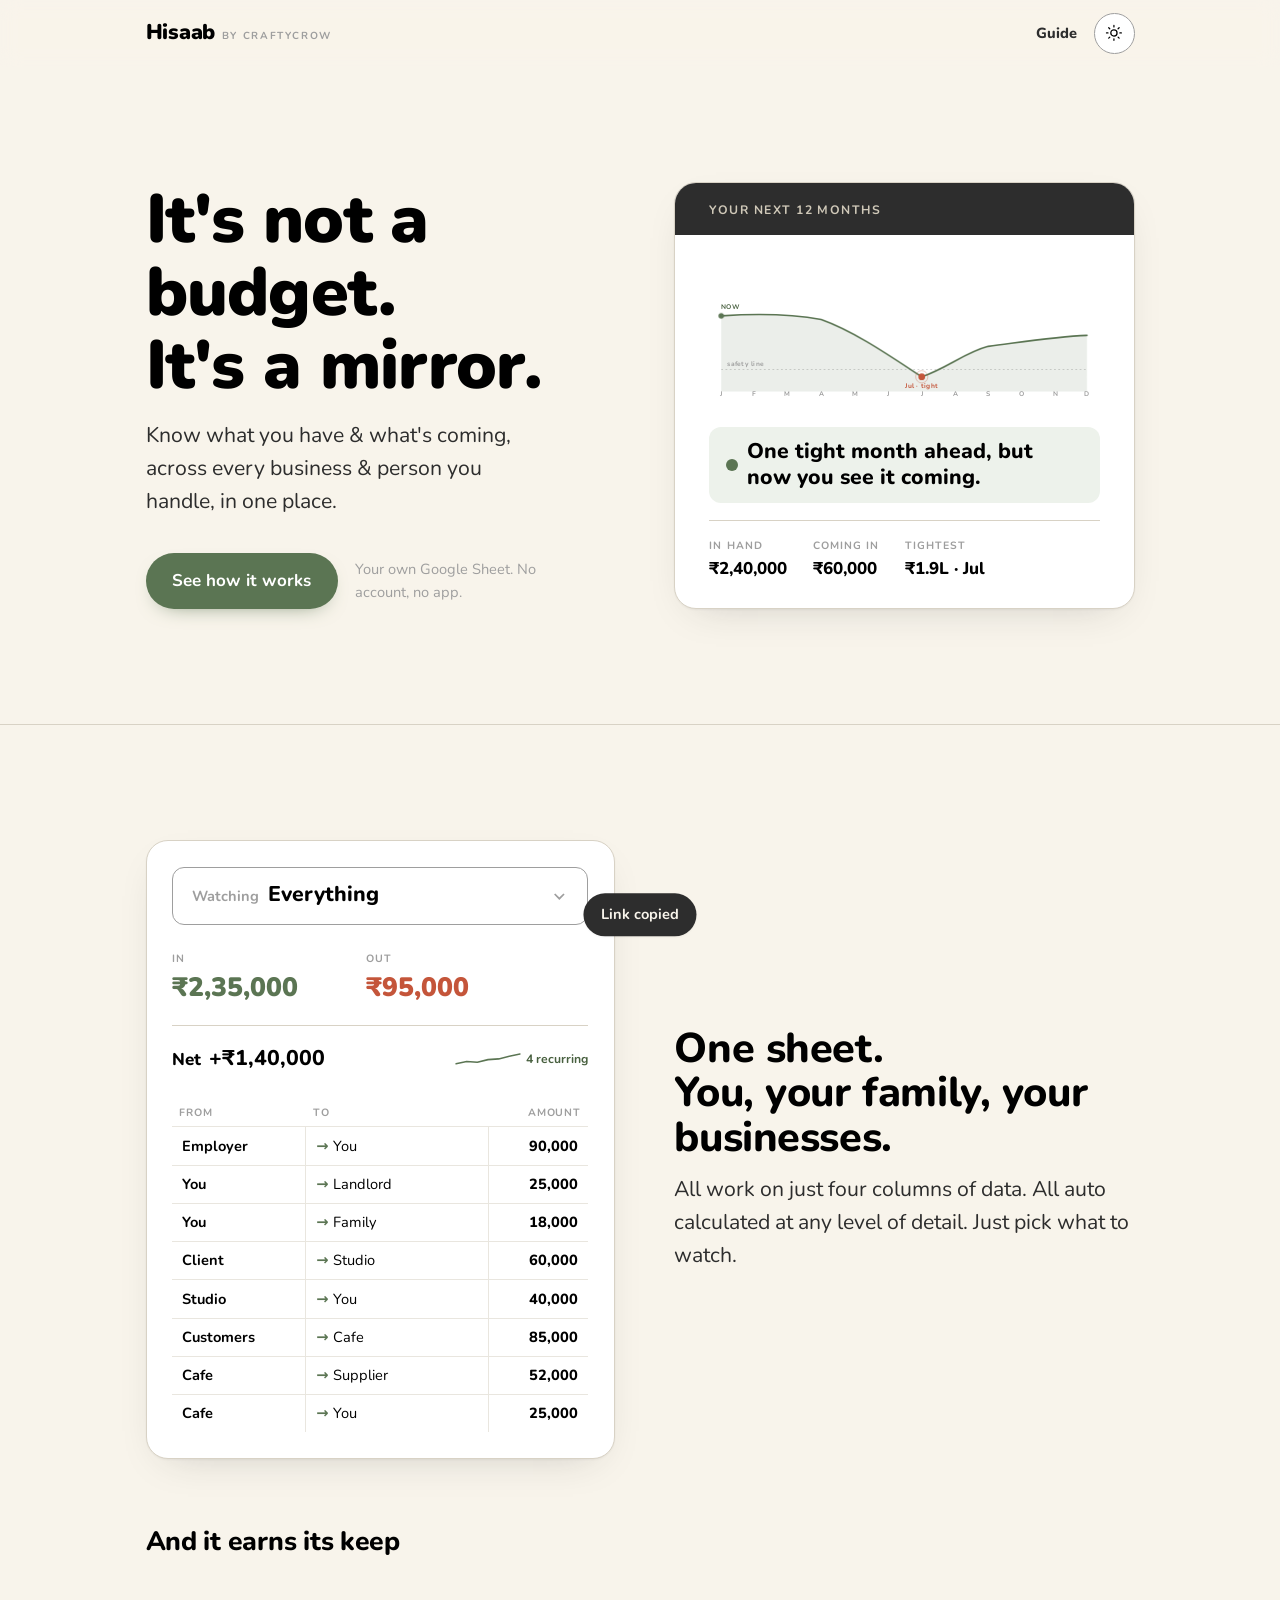
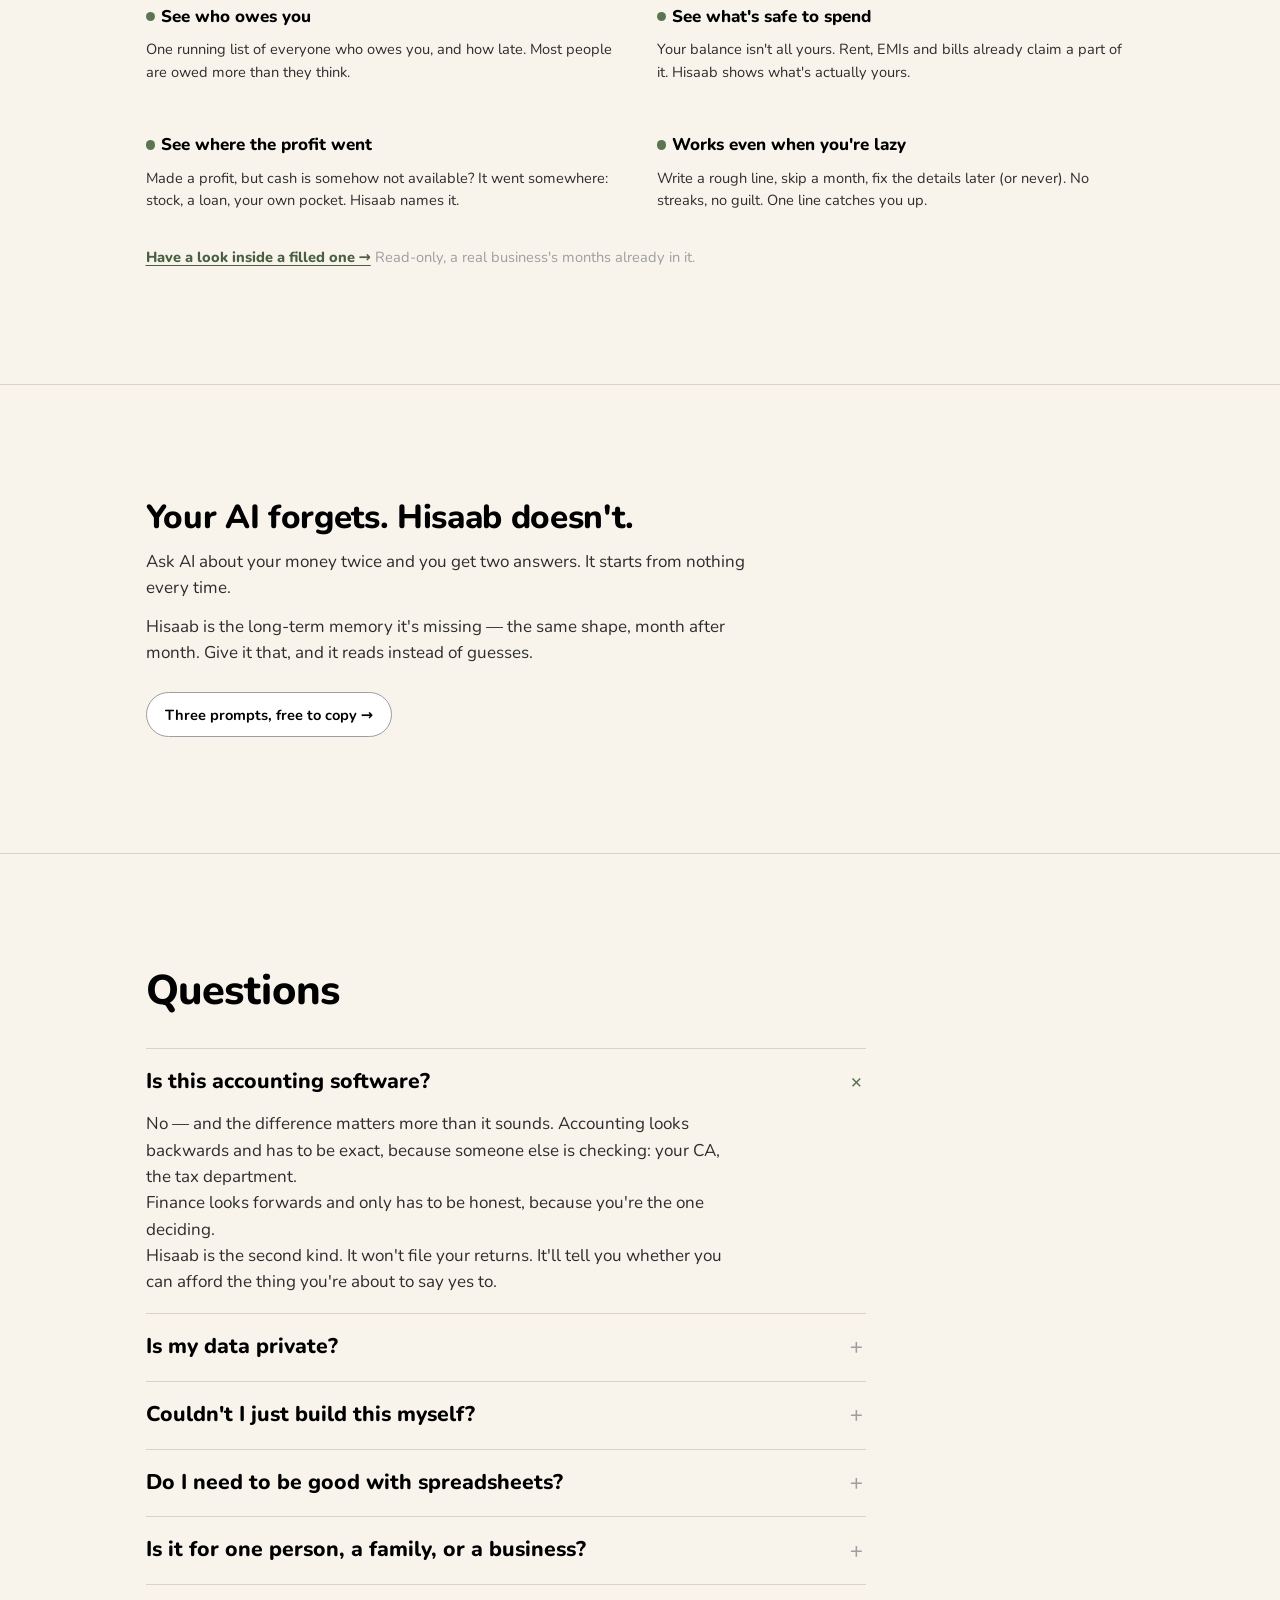
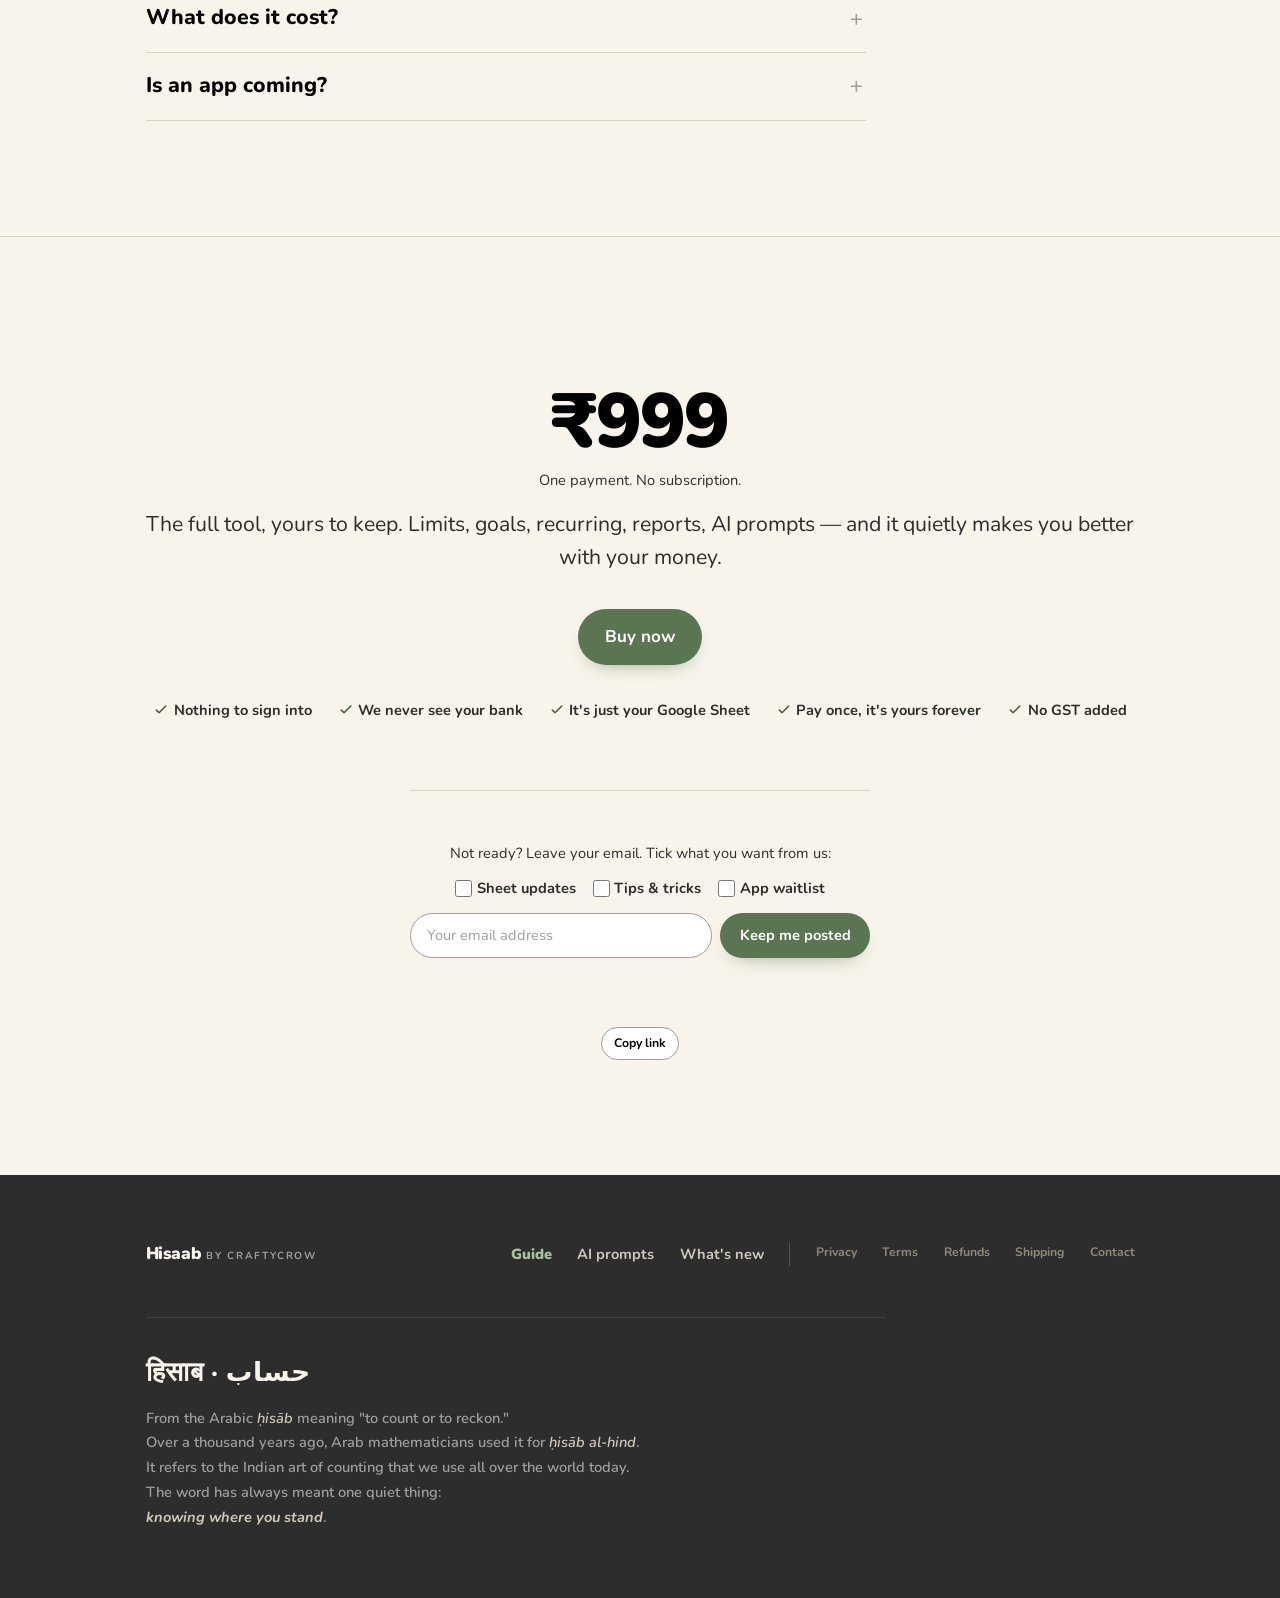
<file: docs/index.html>
<!DOCTYPE html>
<html lang="en" class="js">
<head>
<meta charset="UTF-8" />
<meta name="viewport" content="width=device-width, initial-scale=1" />
<title>Hisaab — it's not a budget, it's a mirror</title>
<meta name="description" content="Know how much you have, and how much is coming. Your own Google Sheet. No account, no app." />

<link rel="icon" href="favicon.svg" type="image/svg+xml" />
<meta name="theme-color" content="#5B7553" />
<link rel="canonical" href="https://hisaab.craftycrow.co/" />

<!-- Open Graph / social share -->
<meta property="og:type" content="website" />
<meta property="og:site_name" content="Hisaab" />
<meta property="og:title" content="Hisaab — it's not a budget, it's a mirror" />
<meta property="og:description" content="Know how much you have, and how much is coming. Your own Google Sheet. No account, no app." />
<meta property="og:url" content="https://hisaab.craftycrow.co/" />
<meta property="og:image" content="https://hisaab.craftycrow.co/og-image.png" />
<meta property="og:image:width" content="1200" />
<meta property="og:image:height" content="630" />
<meta name="twitter:card" content="summary_large_image" />
<meta name="twitter:title" content="Hisaab — it's not a budget, it's a mirror" />
<meta name="twitter:description" content="Know how much you have, and how much is coming. Your own Google Sheet. No account, no app." />
<meta name="twitter:image" content="https://hisaab.craftycrow.co/og-image.png" />

<link rel="preconnect" href="https://fonts.googleapis.com" />
<link rel="preconnect" href="https://fonts.gstatic.com" crossorigin />
<link href="https://fonts.googleapis.com/css2?family=Nunito:wght@400;600;700;800;900&display=swap" rel="stylesheet" />

<!-- Analytics — GA4 + Meta pixel. Shared by every page. -->
<script src="analytics.js"></script>

<style>
/* ============================================================
   HISAAB — palette matched to the sheet
   sage = positive/actionable/inflows · terracotta = negative
   charcoal = section headers · gray = neutral lines
   cream page, white cards. Nunito throughout.
   Type scale: major third (x1.25). Space: 4px grid, geometric.
   ============================================================ */
:root{
  --fs-xs:.72rem; --fs-sm:.86rem; --fs-base:1rem; --fs-md:1.25rem;
  --fs-lg:1.5625rem; --fs-xl:1.953rem; --fs-2xl:2.441rem; --fs-3xl:3.052rem;
  --sp-1:.25rem; --sp-2:.5rem; --sp-3:.75rem; --sp-4:1rem; --sp-5:1.5rem;
  --sp-6:2rem; --sp-7:3rem; --sp-8:4rem; --sp-9:6rem; --sp-10:8rem;
  --radius:16px; --radius-lg:22px;
  --maxw:1040px; --measure:60ch;
  --ease:cubic-bezier(.22,.61,.36,1);

  --bg:#F8F4EB; --surface:#FFFFFF; --surface-2:#F2ECDF;
  --ink:#000000; --ink-soft:#2D2D2D; --ink-faint:#9E9E9E;
  --line:#D8D2C5; --gray:#9E9E9E; --charcoal:#2D2D2D; --cream:#F8F4EB;
  --accent:#5B7553; --accent-ink:#48603F; --accent-wash:rgba(91,117,83,.12);
  --sage-tint:#EDF2EB; --good:#5B7553; --warn:#C4553A; --terra-tint:#FAEAE4;
  --shadow:0 1px 2px rgba(45,45,45,.05), 0 14px 40px -22px rgba(45,45,45,.25);
}
html[data-theme="dark"]{
  --bg:#1C1D19; --surface:#26271F; --surface-2:#222319;
  --ink:#F4EFE3; --ink-soft:#CBC5B6; --ink-faint:#8E897C;
  --line:#383830; --gray:#6E6E66; --charcoal:#2D2D2D; --cream:#F4EFE3;
  --accent:#8AA87C; --accent-ink:#A6C09A; --accent-wash:rgba(138,168,124,.14);
  --sage-tint:#2B362A; --good:#8AA87C; --warn:#D9745A; --terra-tint:#3A2A24;
  --shadow:0 1px 2px rgba(0,0,0,.3), 0 18px 50px -26px rgba(0,0,0,.7);
}

*{box-sizing:border-box}
html{font-size:clamp(15px,.9rem + .22vw,17px);-webkit-text-size-adjust:100%;scroll-behavior:smooth}
@media (prefers-reduced-motion:reduce){html{scroll-behavior:auto}}
body{margin:0;background:var(--bg);color:var(--ink);
  font-family:"Nunito",system-ui,sans-serif;font-size:var(--fs-base);line-height:1.55;
  -webkit-font-smoothing:antialiased;text-rendering:optimizeLegibility;
  transition:background .4s var(--ease),color .4s var(--ease)}
.display{font-weight:800;line-height:1.08;letter-spacing:-.01em}
.label{font-weight:700;text-transform:uppercase;letter-spacing:.12em;font-size:var(--fs-xs);color:var(--ink-faint)}
.tnum{font-variant-numeric:tabular-nums}
h1,h2,h3{margin:0} p{margin:0} a{color:inherit}

.wrap{width:100%;max-width:var(--maxw);margin-inline:auto;padding-inline:var(--sp-5)}
.section{padding-block:clamp(3.5rem,9vw,7rem)}
.section + .section{border-top:1px solid var(--line)}

.js .reveal{opacity:0;transform:translateY(14px);transition:opacity .7s var(--ease),transform .7s var(--ease)}
.js .reveal.in{opacity:1;transform:none}
@media (prefers-reduced-motion:reduce){.js .reveal{opacity:1;transform:none;transition:none}}

/* top bar */
.topbar{position:sticky;top:0;z-index:40;backdrop-filter:saturate(140%) blur(10px);
  background:color-mix(in srgb,var(--bg) 84%,transparent);border-bottom:1px solid transparent;transition:border-color .3s}
.topbar.scrolled{border-bottom-color:var(--line)}
.topbar .wrap{display:flex;align-items:center;justify-content:space-between;padding-block:var(--sp-3)}
.brand{display:flex;align-items:baseline;gap:.5ch;font-weight:900;font-size:var(--fs-md);letter-spacing:-.01em;text-decoration:none}
.brand small{font-weight:700;font-size:.6rem;text-transform:uppercase;letter-spacing:.16em;color:var(--ink-faint)}
.bar-actions{display:flex;align-items:center;gap:var(--sp-4)}
.barlink{font-weight:800;font-size:var(--fs-sm);color:var(--ink-soft);text-decoration:none;transition:color .2s}
.barlink:hover{color:var(--accent-ink)}
.iconbtn{display:grid;place-items:center;width:2.4rem;height:2.4rem;border-radius:50%;border:1px solid var(--gray);background:var(--surface);color:var(--ink);cursor:pointer;transition:border-color .2s,transform .2s}
.iconbtn:hover{border-color:var(--accent);transform:translateY(-1px)}
.iconbtn svg{width:1.05rem;height:1.05rem;fill:none;stroke:currentColor;stroke-width:1.7;stroke-linecap:round;stroke-linejoin:round}
.iconbtn .moon{display:none}
html[data-theme="dark"] .iconbtn .sun{display:none}
html[data-theme="dark"] .iconbtn .moon{display:block}

.btn{display:inline-flex;align-items:center;gap:.6ch;font-family:inherit;font-weight:700;font-size:var(--fs-sm);padding:.7em 1.25em;border-radius:999px;border:1px solid transparent;cursor:pointer;text-decoration:none;transition:transform .18s var(--ease),box-shadow .2s,border-color .2s;white-space:nowrap}
.btn-primary{background:var(--accent);color:#fff;box-shadow:0 8px 22px -14px var(--accent)}
html[data-theme="dark"] .btn-primary{color:#1C1D19}
.btn-primary:hover{transform:translateY(-2px);box-shadow:0 14px 30px -14px var(--accent)}
.btn-ghost{background:var(--surface);border-color:var(--gray);color:var(--ink)}
.btn-ghost:hover{border-color:var(--accent);transform:translateY(-2px)}
.btn-sm{font-size:var(--fs-xs);padding:.6em 1em}
.btn-lg{font-size:var(--fs-base);padding:.82em 1.5em}
:focus-visible{outline:2.5px solid var(--accent);outline-offset:3px;border-radius:4px}

/* hero */
.hero .wrap{display:grid;gap:clamp(2rem,5vw,3.5rem);grid-template-columns:1fr;align-items:center}
@media(min-width:880px){.hero .wrap{grid-template-columns:1.02fr 1fr}}
.hero-copy h1{font-size:clamp(2.5rem,7vw,4rem);font-weight:900;margin-bottom:var(--sp-4)}
.hero-copy .lede{font-size:var(--fs-md);color:var(--ink-soft);max-width:30ch;margin-bottom:var(--sp-6)}
.hero-cta{display:flex;flex-wrap:wrap;align-items:center;gap:var(--sp-4)}
.hero-cta .fineprint{font-size:var(--fs-sm);color:var(--ink-faint);max-width:22ch}

/* the mirror (signature) */
.mirror{position:relative;background:var(--surface);border:1px solid var(--line);border-radius:var(--radius-lg);padding:0 var(--sp-6) var(--sp-5);box-shadow:var(--shadow);overflow:hidden}
.mirror .cap{background:var(--charcoal);color:var(--cream);margin:0 calc(-1*var(--sp-6)) var(--sp-5);padding:var(--sp-3) var(--sp-6)}
.mirror .cap .label{color:#CFC8B8}
.chart{position:relative;width:100%}
.chart svg{display:block;width:100%;height:auto}
.chart text{font-family:"Nunito",sans-serif;font-weight:700}
.chart .axis{font-size:11px;fill:var(--gray);letter-spacing:.04em}
.chart .lbl{font-size:11px;letter-spacing:.04em}
.line{fill:none;stroke:var(--accent);stroke-width:2.6;stroke-linecap:round;stroke-dasharray:1;stroke-dashoffset:1;animation:draw 1.5s var(--ease) .15s forwards}
@keyframes draw{to{stroke-dashoffset:0}}
.area{fill:var(--accent-wash);opacity:0;animation:fade .8s ease .9s forwards}
.cushion{stroke:var(--gray);stroke-width:1;stroke-dasharray:3 4;opacity:.7}
.dot{opacity:0;animation:fade .5s ease 1.15s forwards}
@keyframes fade{to{opacity:1}}
@media (prefers-reduced-motion:reduce){.line{stroke-dashoffset:0;animation:none}.area,.dot{animation:none;opacity:1}}
.verdict{display:flex;align-items:center;gap:.7ch;background:var(--sage-tint);border-radius:12px;padding:var(--sp-3) var(--sp-4);font-weight:800;font-size:var(--fs-md);line-height:1.2;margin-top:var(--sp-5);color:var(--ink)}
.verdict .pip{flex:none;width:.7rem;height:.7rem;border-radius:50%;background:var(--good)}
.figrow{display:flex;flex-wrap:wrap;gap:var(--sp-2) var(--sp-5);margin-top:var(--sp-4);padding-top:var(--sp-4);border-top:1px solid var(--line)}
.fig{display:flex;flex-direction:column;gap:.1rem}
.fig .k{font-weight:700;font-size:.62rem;text-transform:uppercase;letter-spacing:.1em;color:var(--ink-faint)}
.fig .v{font-weight:800;font-size:var(--fs-base)}

/* features — the moat, shown */
.feat-top{display:grid;gap:clamp(2rem,5vw,3.5rem);grid-template-columns:1fr;align-items:center}
@media(min-width:880px){.feat-top{grid-template-columns:1.02fr 1fr}
  /* desktop only: board first, copy after — breaks the page's left-text rhythm */
  .feat-copy{order:2}.board{order:1}}
.features h2{font-size:var(--fs-2xl);margin-bottom:var(--sp-3)}
.features .lede-2{font-size:var(--fs-md);color:var(--ink-soft);max-width:36ch}

.board{width:100%;max-width:560px;background:var(--surface);border:1px solid var(--line);border-radius:var(--radius-lg);box-shadow:var(--shadow);padding:var(--sp-5)}

/* the watchlist dropdown */
.wl-select{position:relative}
.wl-btn{width:100%;display:flex;align-items:center;gap:.7ch;font:inherit;font-weight:800;font-size:var(--fs-md);padding:.55em .9em;border-radius:12px;border:1px solid var(--gray);background:var(--surface);color:var(--ink);cursor:pointer;transition:border-color .2s}
.wl-btn:hover{border-color:var(--accent)}
.wl-btn .wl-pre{font-weight:700;font-size:var(--fs-sm);color:var(--ink-faint)}
.wl-btn .chev{width:1.1rem;height:1.1rem;color:var(--ink-faint);transition:transform .2s var(--ease);flex:none;margin-left:auto}
.wl-select.open .wl-btn .chev{transform:rotate(180deg);color:var(--accent)}
.wl-menu{position:absolute;left:0;right:0;top:calc(100% + 6px);z-index:20;background:var(--surface);border:1px solid var(--line);border-radius:12px;box-shadow:var(--shadow);padding:var(--sp-1);display:none}
.wl-select.open .wl-menu{display:block}
.wl-opt{display:flex;width:100%;justify-content:space-between;gap:var(--sp-3);font:inherit;font-weight:700;font-size:var(--fs-sm);text-align:left;padding:.5em .7em;border:none;border-radius:8px;background:transparent;color:var(--ink);cursor:pointer}
.wl-opt:hover,.wl-opt.active{background:var(--sage-tint);color:var(--accent-ink)}
.wl-opt small{color:var(--ink-faint);font-weight:700}

/* watchlist summary */
.wl-figs{display:flex;gap:var(--sp-8);margin-top:var(--sp-5)}
.wl-fig .k{font-weight:700;font-size:.62rem;text-transform:uppercase;letter-spacing:.1em;color:var(--ink-faint);display:block}
.wl-fig .v{font-weight:900;font-size:var(--fs-lg);font-variant-numeric:tabular-nums}
.wl-fig.in .v{color:var(--good)} .wl-fig.out .v{color:var(--warn)}
.wl-net{margin-top:var(--sp-4);padding-top:var(--sp-4);border-top:1px solid var(--line);display:flex;flex-wrap:wrap;justify-content:space-between;align-items:center;gap:var(--sp-3) var(--sp-4)}
.wl-net .wl-net-l{font-weight:800}
.wl-net .v{font-variant-numeric:tabular-nums;font-size:var(--fs-md);margin-left:.6ch}
.wl-spark{display:flex;align-items:center;gap:.6ch}
.wl-spark svg{width:64px;height:22px;flex:none;overflow:visible}
.wl-spark .sline{fill:none;stroke:var(--accent);stroke-width:2;stroke-linecap:round;stroke-linejoin:round}
.wl-spark .tag{font-size:var(--fs-xs);font-weight:700;color:var(--accent-ink)}

/* the sheet — feel of a grid, nothing more */
.gridmini{margin-top:var(--sp-5)}
.gridmini table{width:100%;border-collapse:collapse;font-size:var(--fs-sm)}
.gridmini th{text-align:left;font-weight:700;font-size:.62rem;text-transform:uppercase;letter-spacing:.08em;color:var(--ink-faint);padding:.3em .7em .5em}
.gridmini th.amt{text-align:right}
.gridmini td{border-top:1px solid color-mix(in srgb,var(--line) 55%,transparent);padding:.5em .7em;white-space:nowrap}
.gridmini td + td{border-left:1px solid color-mix(in srgb,var(--line) 55%,transparent)}
.gridmini td.from{font-weight:700}
.gridmini td.to{width:44%}
.gridmini td.to .arw{color:var(--accent);margin-right:.5ch;font-weight:800}
.gridmini td.amt{text-align:right;font-variant-numeric:tabular-nums;font-weight:800}
.gridmini tr{transition:background .3s var(--ease)}
.gridmini tr.hl td{background:var(--accent-wash)}

/* payoffs */
.conseq-h{font-size:var(--fs-lg);font-weight:800;margin:var(--sp-8) 0 var(--sp-5)}
.conseq{display:grid;gap:var(--sp-5) var(--sp-6);grid-template-columns:1fr}
@media(min-width:720px){.conseq{grid-template-columns:repeat(2,1fr)}}
.cq h4{font-weight:800;font-size:var(--fs-base);display:flex;align-items:center;gap:.6ch;margin-bottom:var(--sp-2)}
.cq h4 .pip{width:.55rem;height:.55rem;border-radius:50%;background:var(--good);flex:none}
.cq p{color:var(--ink-soft);font-size:var(--fs-sm);line-height:1.55}

/* ai — deliberately small; the whole story lives on ai.html */
.ai-wrap h2{font-size:var(--fs-xl);margin-bottom:var(--sp-3)}
.ai-wrap p{color:var(--ink-soft);max-width:var(--measure);margin:0 0 var(--sp-3)}
.ai-wrap .btn{margin-top:var(--sp-3)}

/* faq */
.faq-wrap h2{font-size:var(--fs-2xl);margin-bottom:var(--sp-6)}
.faq{max-width:720px}
details{border-top:1px solid var(--line);padding:var(--sp-4) 0}
details:last-child{border-bottom:1px solid var(--line)}
summary{list-style:none;cursor:pointer;display:flex;justify-content:space-between;align-items:center;gap:var(--sp-4);font-weight:800;font-size:var(--fs-md)}
summary::-webkit-details-marker{display:none}
summary .chev{flex:none;width:1.1rem;height:1.1rem;transition:transform .25s var(--ease);color:var(--ink-faint)}
details[open] summary .chev{transform:rotate(45deg);color:var(--accent)}
details p{color:var(--ink-soft);max-width:var(--measure);margin-top:var(--sp-3)}

/* cta */
.cta{text-align:center}
.price{font-weight:900;font-size:clamp(3rem,9vw,4.5rem);line-height:1;letter-spacing:-.02em}
.cta .sub{margin-top:var(--sp-4);font-size:var(--fs-md);color:var(--ink-soft)}
.pricenote{margin-top:var(--sp-2);font-size:var(--fs-sm);color:var(--ink-soft)}
.cta .btn-lg{margin-top:var(--sp-6)}
.cta .inside{margin-top:var(--sp-5);font-size:var(--fs-sm);color:var(--ink-faint);max-width:46ch;margin-inline:auto;line-height:1.5}
.peek{margin-top:var(--sp-6);font-size:var(--fs-sm);color:var(--ink-faint)}
.peek a{color:var(--accent-ink);font-weight:800;text-underline-offset:3px}
.cta .peek{margin-top:var(--sp-4)}
.trust{display:flex;flex-wrap:wrap;justify-content:center;gap:var(--sp-2) var(--sp-5);margin-top:var(--sp-6);font-size:var(--fs-sm);font-weight:700;color:var(--ink-soft)}
.trust span{display:inline-flex;align-items:center;gap:.5ch}
.trust svg{width:.95rem;height:.95rem;color:var(--accent-ink);fill:none;stroke:currentColor;stroke-width:2.4;stroke-linecap:round;stroke-linejoin:round}
.cta-extra{margin-top:var(--sp-8);padding-top:var(--sp-7);border-top:1px solid var(--line);max-width:460px;margin-inline:auto}
.cta-extra .small{font-size:var(--fs-sm);color:var(--ink-soft);margin-bottom:var(--sp-3)}
.field{display:flex;gap:var(--sp-2);flex-wrap:wrap}
.field input{flex:1 1 200px;background:var(--surface);border:1px solid var(--gray);color:var(--ink);border-radius:999px;padding:.7em 1.1em;font:inherit;font-size:var(--fs-sm)}
.field input::placeholder{color:var(--ink-faint)}
.field input:focus{outline:none;border-color:var(--accent)}
.optrow{display:flex;flex-wrap:wrap;justify-content:center;gap:var(--sp-2) var(--sp-4);margin-bottom:var(--sp-3)}
.opt{display:inline-flex;align-items:center;gap:.5ch;font-size:var(--fs-sm);font-weight:700;color:var(--ink-soft);cursor:pointer}
.opt input{accent-color:var(--accent);width:1rem;height:1rem;cursor:pointer;margin:0}
.capnote{min-height:1.2em;margin-top:var(--sp-3);font-size:var(--fs-sm);color:var(--accent-ink);font-weight:700;opacity:0;transition:opacity .3s}
.capnote.show{opacity:1}
.share-row{display:flex;justify-content:center;gap:var(--sp-2);margin-top:var(--sp-6)}
.share-row .wa svg{width:.95rem;height:.95rem}

/* footer */
footer{padding-block:var(--sp-8);background:var(--charcoal)}
footer .wrap{display:block}
.footrow{display:flex;flex-wrap:wrap;justify-content:space-between;align-items:center;gap:var(--sp-4)}
footer .brand{font-size:var(--fs-base);color:var(--cream)}
footer .brand small{color:#9E9E9E}
footer small{color:#9E9E9E;font-weight:700;text-transform:uppercase;letter-spacing:.1em;font-size:.66rem}
.footnav{display:flex;flex-wrap:wrap;gap:var(--sp-2) var(--sp-5);font-weight:700;font-size:var(--fs-sm)}
.footnav a{color:#CFC8B8;text-decoration:none;transition:color .2s}
.footnav a:hover{color:var(--cream)}
.footnav a[href="guide.html"]{color:#A6C09A;font-weight:900}
.footnav a[href="guide.html"]:hover{color:var(--cream)}
/* legal links stay reachable, just quieter than the product ones */
.footnav .navsep{width:1px;align-self:stretch;min-height:1em;background:#5A554B}
.footnav a.lgl{font-size:var(--fs-xs);color:#8F897B}
.footnav a.lgl:hover{color:var(--cream)}
@media(max-width:560px){
  .footrow{justify-content:center;text-align:center}
  .footnav{justify-content:center;width:100%}
}
.footword{margin-top:var(--sp-7);padding-top:var(--sp-6);border-top:1px solid rgba(255,255,255,.1);max-width:74ch}
.footword .scripts{display:block;font-size:var(--fs-lg);font-weight:800;color:var(--cream);letter-spacing:.02em;margin-bottom:var(--sp-3)}
.footword .trivia{margin:0;color:#9E9E9E;font-weight:600;font-size:var(--fs-sm);line-height:1.7}
.footword .trivia em{color:#CFC8B8;font-style:italic}

.toast{position:fixed;left:50%;bottom:1.4rem;transform:translate(-50%,140%);background:var(--charcoal);color:var(--cream);padding:.7em 1.2em;border-radius:999px;font-size:var(--fs-sm);font-weight:700;z-index:60;transition:transform .35s var(--ease);box-shadow:var(--shadow)}
.toast.show{transform:translate(-50%,0)}
</style>
</head>
<body>

<header class="topbar" id="topbar">
  <div class="wrap">
    <a href="#" class="brand">Hisaab <small>by CraftyCrow</small></a>
    <div class="bar-actions">
      <a href="guide.html" class="barlink">Guide</a>
      <button class="iconbtn" id="theme" aria-label="Switch light and dark (press T)">
        <svg class="sun" viewBox="0 0 24 24"><circle cx="12" cy="12" r="4.2"/><path d="M12 2v2M12 20v2M2 12h2M20 12h2M5 5l1.4 1.4M17.6 17.6 19 19M19 5l-1.4 1.4M6.4 17.6 5 19"/></svg>
        <svg class="moon" viewBox="0 0 24 24"><path d="M20 14.5A8 8 0 1 1 9.5 4a6.3 6.3 0 0 0 10.5 10.5Z"/></svg>
      </button>
    </div>
  </div>
</header>

<main>

  <!-- HERO -->
  <section class="section hero">
    <div class="wrap">
      <div class="hero-copy reveal">
        <h1 class="display">It's not a budget.<br>It's a mirror.</h1>
        <p class="lede">Know what you have &amp; what's coming, across every business &amp; person you handle, in one place.</p>
        <div class="hero-cta">
          <a href="#how" class="btn btn-primary btn-lg">See how it works</a>
          <span class="fineprint">Your own Google Sheet. No account, no app.</span>
        </div>
      </div>

      <div class="mirror reveal">
        <div class="cap"><span class="label">Your next 12 months</span></div>
        <div class="chart">
          <svg viewBox="0 0 640 230" role="img" aria-label="Your projected balance over the next year. It dips below your safety line for one tight month around July, then recovers.">
            <line class="cushion" x1="20" y1="178" x2="620" y2="178"/>
            <path class="area" d="M20,90 C80,86 130,86 184,96 C240,116 300,158 349,190 C390,176 420,150 458,140 C520,132 570,124 620,122 L620,214 L20,214 Z"/>
            <path class="line" pathLength="1" d="M20,90 C80,86 130,86 184,96 C240,116 300,158 349,190 C390,176 420,150 458,140 C520,132 570,124 620,122"/>
            <g class="dot"><circle cx="20" cy="90" r="4.5" fill="var(--accent)"/></g>
            <g class="dot"><circle cx="349" cy="190" r="5.5" fill="var(--warn)"/><circle cx="349" cy="190" r="10" fill="none" stroke="var(--warn)" stroke-width="1" opacity=".5"/></g>
            <text class="lbl" x="20" y="78" fill="var(--accent-ink)">NOW</text>
            <text class="lbl" x="349" y="209" text-anchor="middle" fill="var(--warn)">Jul · tight</text>
            <text class="axis" x="30" y="172" text-anchor="start">safety line</text>
            <g class="axis" text-anchor="middle">
              <text x="20" y="222">J</text><text x="74" y="222">F</text><text x="129" y="222">M</text>
              <text x="184" y="222">A</text><text x="239" y="222">M</text><text x="294" y="222">J</text>
              <text x="349" y="222">J</text><text x="404" y="222">A</text><text x="458" y="222">S</text>
              <text x="513" y="222">O</text><text x="568" y="222">N</text><text x="620" y="222">D</text>
            </g>
          </svg>
        </div>
        <p class="verdict"><span class="pip"></span>One tight month ahead, but now you see it coming.</p>
        <div class="figrow tnum">
          <span class="fig"><span class="k">In hand</span><span class="v">₹2,40,000</span></span>
          <span class="fig"><span class="k">Coming in</span><span class="v">₹60,000</span></span>
          <span class="fig"><span class="k">Tightest</span><span class="v">₹1.9L · Jul</span></span>
        </div>
      </div>
    </div>
  </section>

  <!-- FEATURES -->
  <section class="section features" id="how">
    <div class="wrap">
      <div class="feat-top">
      <div class="feat-copy reveal">
        <h2 class="display">One sheet.<br>You, your family, your businesses.</h2>
        <p class="lede-2">All work on just four columns of data. All auto calculated at any level of detail. Just pick what to watch. </p>
      </div>

      <div class="board reveal">
        <div class="wl-select" id="wlSelect">
          <button class="wl-btn" id="wlBtn" aria-haspopup="listbox" aria-expanded="false">
            <span class="wl-pre">Watching</span><span id="wlCurrent">Everything</span>
            <svg class="chev" viewBox="0 0 24 24" fill="none" stroke="currentColor" stroke-width="2.2"><path d="M6 9l6 6 6-6"/></svg>
          </button>
          <div class="wl-menu" role="listbox" aria-label="What to watch">
            <button class="wl-opt active" role="option" data-scope="everything">Everything <small>all of it</small></button>
            <button class="wl-opt" role="option" data-scope="personal">Personal <small>just you</small></button>
            <button class="wl-opt" role="option" data-scope="family">Family <small>shared pot</small></button>
            <button class="wl-opt" role="option" data-scope="studio">Studio <small>freelance</small></button>
            <button class="wl-opt" role="option" data-scope="cafe">Cafe <small>the shop</small></button>
          </div>
        </div>

        <div class="wl-figs tnum">
          <div class="wl-fig in"><span class="k">In</span><span class="v" id="wlIn">₹2,35,000</span></div>
          <div class="wl-fig out"><span class="k">Out</span><span class="v" id="wlOut">₹95,000</span></div>
        </div>
        <div class="wl-net tnum">
          <span class="wl-net-l">Net<span class="v" id="wlNet">+₹1,40,000</span></span>
          <span class="wl-spark" id="wlSpark">
            <svg viewBox="0 0 100 28" preserveAspectRatio="none"><polyline class="sline" id="wlSline" points=""/></svg>
            <span class="tag" id="wlTag">4 recurring</span>
          </span>
        </div>

        <div class="gridmini tnum">
          <table>
            <thead>
              <tr><th>From</th><th>To</th><th class="amt">Amount</th></tr>
            </thead>
            <tbody>
              <tr data-scope="personal"><td class="from">Employer</td><td class="to"><span class="arw">→</span>You</td><td class="amt">90,000</td></tr>
              <tr data-scope="personal"><td class="from">You</td><td class="to"><span class="arw">→</span>Landlord</td><td class="amt">25,000</td></tr>
              <tr data-scope="personal family"><td class="from">You</td><td class="to"><span class="arw">→</span>Family</td><td class="amt">18,000</td></tr>
              <tr data-scope="studio"><td class="from">Client</td><td class="to"><span class="arw">→</span>Studio</td><td class="amt">60,000</td></tr>
              <tr data-scope="studio personal"><td class="from">Studio</td><td class="to"><span class="arw">→</span>You</td><td class="amt">40,000</td></tr>
              <tr data-scope="cafe"><td class="from">Customers</td><td class="to"><span class="arw">→</span>Cafe</td><td class="amt">85,000</td></tr>
              <tr data-scope="cafe"><td class="from">Cafe</td><td class="to"><span class="arw">→</span>Supplier</td><td class="amt">52,000</td></tr>
              <tr data-scope="cafe personal"><td class="from">Cafe</td><td class="to"><span class="arw">→</span>You</td><td class="amt">25,000</td></tr>
            </tbody>
          </table>
        </div>
      </div>
      </div>

      <h3 class="conseq-h display reveal">And it earns its keep</h3>
      <div class="conseq">
        <div class="cq reveal">
          <h4><span class="pip"></span>See who owes you</h4>
          <p>One running list of everyone who owes you, and how late. Most people are owed more than they think.</p>
        </div>
        <div class="cq reveal">
          <h4><span class="pip"></span>See what's safe to spend</h4>
          <p>Your balance isn't all yours. Rent, EMIs and bills already claim a part of it. Hisaab shows what's actually yours.</p>
        </div>
        <div class="cq reveal">
          <h4><span class="pip"></span>See where the profit went</h4>
          <p>Made a profit, but cash is somehow not available? It went somewhere: stock, a loan, your own pocket. Hisaab names it.</p>
        </div>
        <div class="cq reveal">
          <h4><span class="pip"></span>Works even when you're lazy</h4>
          <p>Write a rough line, skip a month, fix the details later (or never). No streaks, no guilt. One line catches you up.</p>
        </div>
      </div>

      <!-- The demo sits here, not beside Buy now. Same link, different job: here it
           answers "is this real?" while there is still page left to read. Next to the
           button it was a second door at the moment of decision, and a stranger's
           filled sheet read as a standard to meet rather than as proof. -->
      <p class="peek reveal"><a href="https://docs.google.com/spreadsheets/d/1dCx1LoKB7EAoq1Jb7nFKnoZnJEbb1T_bXIEAYVYGASI/edit?usp=sharing" id="demoLink" target="_blank" rel="noopener">Have a look inside a filled one →</a> Read-only, a real business's months already in it.</p>
    </div>
  </section>

  <!-- AI -->
  <section class="section ai-wrap" id="ai">
    <div class="wrap">
      <h2 class="display reveal">Your AI forgets. Hisaab doesn't.</h2>
      <p class="reveal">Ask AI about your money twice and you get two answers. It starts from nothing every time.</p>
      <p class="reveal">Hisaab is the long-term memory it's missing — the same shape, month after month. Give it that, and it reads instead of guesses.</p>
      <a class="btn btn-ghost reveal" href="ai.html">Three prompts, free to copy →</a>
    </div>
  </section>

  <!-- FAQ -->
  <section class="section faq-wrap">
    <div class="wrap">
      <h2 class="display reveal">Questions</h2>
      <div class="faq reveal">
        <details open>
          <summary>Is this accounting software?<svg class="chev" viewBox="0 0 24 24" fill="none" stroke="currentColor" stroke-width="2"><path d="M12 5v14M5 12h14"/></svg></summary>
          <p>No — and the difference matters more than it sounds. Accounting looks backwards and has to be exact, because someone else is checking: your CA, the tax department.
              <br> Finance looks forwards and only has to be honest, because you're the one deciding.
              <br> Hisaab is the second kind. It won't file your returns. It'll tell you whether you can afford the thing you're about to say yes to.</p>
        </details>
        <details>
          <summary>Is my data private?<svg class="chev" viewBox="0 0 24 24" fill="none" stroke="currentColor" stroke-width="2"><path d="M12 5v14M5 12h14"/></svg></summary>
          <p>It's your own Google Sheet, in your Drive. We never see it.</p>
        </details>
        <details>
          <summary>Couldn't I just build this myself?<svg class="chev" viewBox="0 0 24 24" fill="none" stroke="currentColor" stroke-width="2"><path d="M12 5v14M5 12h14"/></svg></summary>
          <p>Try it — we did, for years. Every version ended half-built, our time going into the sheet instead of the money.
              <br> We have simplified it without losing capability. It stayed a spreadsheet, not an app, on purpose — the one surface you and AI can both read and edit directly. And it bends to how you want to work: your own tables, your own reports, your own numbers, structure intact. An app can't flex like that.
              <br> It's built to database standards, so it plugs straight into BigQuery if you ever outgrow it. Let us know if you need that, or any big customizations.</p>
        </details>
        <details>
          <summary>Do I need to be good with spreadsheets?<svg class="chev" viewBox="0 0 24 24" fill="none" stroke="currentColor" stroke-width="2"><path d="M12 5v14M5 12h14"/></svg></summary>
          <p>Nope. You just type what came in and what went out. Hisaab does the rest. You can do more as you get comfortable with it.</p>
        </details>
        <details>
          <summary>Is it for one person, a family, or a business?<svg class="chev" viewBox="0 0 24 24" fill="none" stroke="currentColor" stroke-width="2"><path d="M12 5v14M5 12h14"/></svg></summary>
          <p>All of them. One person, a family, or many businesses — all in the same sheet.</p>
        </details>
        <details>
          <summary>What does it cost?<svg class="chev" viewBox="0 0 24 24" fill="none" stroke="currentColor" stroke-width="2"><path d="M12 5v14M5 12h14"/></svg></summary>
          <p>₹999, once. It's your Google Sheet, not our server — nothing for us to run means nothing for you to renew.
              <br> We also run live group sessions every so often. You're never alone with a file.</p>
        </details>
        <details>
          <summary>Is an app coming?<svg class="chev" viewBox="0 0 24 24" fill="none" stroke="currentColor" stroke-width="2"><path d="M12 5v14M5 12h14"/></svg></summary>
          <p>Yes, depending on the demand. It will make things easier to use and more powerful.
              <br> The sheet isn't a demo for it. Sheet and app will run in parallel: your rows work in both. Tick the app box below to hold your place in line and lock in a sweet early adopter discount.</p>
        </details>
      </div>
    </div>
  </section>

  <!-- CTA -->
  <section class="section cta" id="get">
    <div class="wrap">
      <p class="label reveal" style="color:var(--accent-ink);margin-bottom:var(--sp-3)">Start hisaabing</p>
      <div class="price display tnum reveal">₹999</div>
      <p class="pricenote reveal">One payment. No subscription.</p>
      <p class="sub reveal">The full tool, yours to keep. Limits, goals, recurring, reports, AI prompts — and it quietly makes you better with your money.</p>
      <!-- RAZORPAY: live ₹999 Payment Page (raised from ₹112 on 8 Nov 2026). -->
      <a href="https://rzp.io/rzp/hisaab" class="btn btn-primary btn-lg reveal" id="buyBtn">Buy now</a>

      <!-- No demo link at the CTA. A second door beside the buy button is an exit, and
           a stranger's filled sheet reads as "this is how much you must know" rather than
           as proof. The sample lives on the thank-you page, where looking around is free.
           .peek styling is kept — the line may come back somewhere earlier on the page. -->

      <div class="trust reveal">
        <span><svg viewBox="0 0 24 24"><path d="M5 12l4 4 10-10"/></svg>Nothing to sign into</span>
        <span><svg viewBox="0 0 24 24"><path d="M5 12l4 4 10-10"/></svg>We never see your bank</span>
        <span><svg viewBox="0 0 24 24"><path d="M5 12l4 4 10-10"/></svg>It's just your Google Sheet</span>
        <span><svg viewBox="0 0 24 24"><path d="M5 12l4 4 10-10"/></svg>Pay once, it's yours forever</span>
        <span><svg viewBox="0 0 24 24"><path d="M5 12l4 4 10-10"/></svg>No GST added</span>
      </div>

      <div class="cta-extra reveal">
        <p class="small">Not ready? Leave your email. Tick what you want from us:</p>
        <div class="optrow">
          <label class="opt"><input type="checkbox" value="updates" />Sheet updates</label>
          <label class="opt"><input type="checkbox" value="tips" />Tips &amp; tricks</label>
          <label class="opt"><input type="checkbox" value="app" />App waitlist</label>
        </div>
        <div class="field">
          <input id="capIn" type="email" placeholder="Your email address" aria-label="Your email address" />
          <button class="btn btn-primary" id="capBtn">Keep me posted</button>
        </div>
        <div class="capnote" id="capNote">On its way.</div>
        <div class="share-row">
          <button class="btn btn-ghost btn-sm" id="copyLink">Copy link</button>
        </div>
      </div>
    </div>
  </section>
</main>

<footer>
  <div class="wrap">
    <div class="footrow">
      <span class="brand display">Hisaab <small>by CraftyCrow</small></span>
      <nav class="footnav">
        <a href="guide.html">Guide</a>
        <a href="ai.html">AI prompts</a>
        <a href="whats-new.html">What&#39;s new</a>
        <span class="navsep" aria-hidden="true"></span>
        <a class="lgl" href="privacy.html">Privacy</a>
        <a class="lgl" href="terms.html">Terms</a>
        <a class="lgl" href="refund.html">Refunds</a>
        <a class="lgl" href="shipping.html">Shipping</a>
        <a class="lgl" href="contact.html">Contact</a>
      </nav>
    </div>
    <div class="footword">
      <span class="scripts">हिसाब · حساب</span>
      <p class="trivia">From the Arabic <em>ḥisāb</em> meaning "to count or to reckon."
          <br> Over a thousand years ago, Arab mathematicians used it for <em>ḥisāb al-hind</em>.
          <br>It refers to the Indian art of counting that we use all over the world today.
          <br>The word has always meant one quiet thing:
          <br><b><em>knowing where you stand</em></b>.</p>
    </div>
  </div>
</footer>

<div class="toast" id="toast">Link copied</div>

<script>
(function(){
  "use strict";
  var root=document.documentElement;
  function setTheme(t){root.setAttribute("data-theme",t);try{localStorage.setItem("hisaab-theme",t);}catch(e){}}
  (function(){var s=null;try{s=localStorage.getItem("hisaab-theme");}catch(e){}
    root.setAttribute("data-theme", s || "light");})();
  function toggle(){setTheme(root.getAttribute("data-theme")==="dark"?"light":"dark");}
  document.getElementById("theme").addEventListener("click",toggle);
  document.addEventListener("keydown",function(e){if((e.key==="t"||e.key==="T")&&!/input|textarea/i.test(e.target.tagName))toggle();});

  var toast=document.getElementById("toast"),tT;
  function showToast(m){toast.textContent=m;toast.classList.add("show");clearTimeout(tT);tT=setTimeout(function(){toast.classList.remove("show");},1900);}

  document.getElementById("copyLink").addEventListener("click",function(){
    var link=document.querySelector('link[rel="canonical"]');
    var url=(link&&link.href)||location.origin+"/";
    if(navigator.clipboard&&navigator.clipboard.writeText){navigator.clipboard.writeText(url).then(function(){showToast("Link copied");},function(){showToast("Copy failed");});}
    else{var t=document.createElement("textarea");t.value=url;document.body.appendChild(t);t.select();try{document.execCommand("copy");showToast("Link copied");}catch(e){showToast("Copy failed");}document.body.removeChild(t);}
  });

  // buy button — opens Razorpay Payment Page once the URL is set; until then, guide to email capture
  var buyBtn=document.getElementById("buyBtn");
  if(buyBtn){
    buyBtn.addEventListener("click",function(e){
      if(buyBtn.getAttribute("href")==="PASTE_RAZORPAY_URL"){
        e.preventDefault();
        showToast("Payments open any day now — drop your email below and we'll tell you first.");
        var ci=document.getElementById("capIn");
        if(ci){ci.scrollIntoView({behavior:"smooth",block:"center"});setTimeout(function(){ci.focus();},350);}
      }
    });
  }

  // capture — posts to CraftyForms
  var CRAFTY_FORM="https://crafty-form-server.fly.dev/api/incoming-webhook/092f09b0feb36b850c5b0aa54fd27d7e9b5f4f7f/86ee5fad-4a0c-46b6-95dd-7efdb2c15ca5";
  document.getElementById("capBtn").addEventListener("click",function(){
    var input=document.getElementById("capIn"),v=input.value.trim(),note=document.getElementById("capNote"),btn=this;
    var picked=[].slice.call(document.querySelectorAll(".optrow input:checked")).map(function(c){return c.value;});
    function warn(m){note.textContent=m;note.style.color="var(--warn)";note.classList.add("show");}
    if(!/^[^@\s]+@[^@\s]+\.[^@\s]+$/.test(v)){warn("Add a valid email first.");return;}
    if(!picked.length){warn("Tick at least one box.");return;}
    btn.disabled=true;note.textContent="Sending…";note.style.color="var(--ink-faint)";note.classList.add("show");
    fetch(CRAFTY_FORM,{method:"POST",headers:{"Content-Type":"application/json"},
      body:JSON.stringify({email_id_0:v,opt_ins_1:picked.join(", ")})})
      .then(function(r){
        if(!r.ok)throw 0;
        note.textContent="Noted. You're on the list.";note.style.color="var(--accent-ink)";
        if(window.hisaab)window.hisaab.track("generate_lead","Lead",{event_category:"engagement",event_label:picked.join(", ")});
        input.value="";
        [].slice.call(document.querySelectorAll(".optrow input:checked")).forEach(function(c){c.checked=false;});
      })
      .catch(function(){warn("That didn't send. Try again, or email support@craftycrow.co.");})
      .then(function(){btn.disabled=false;});
  });
  document.getElementById("capIn").addEventListener("keydown",function(e){if(e.key==="Enter")document.getElementById("capBtn").click();});

  // watchlist demo — the sheet rolled up to any scope
  var wlSelect=document.getElementById("wlSelect");
  if(wlSelect){
    var wlBtn=document.getElementById("wlBtn"),
        wlCurrent=document.getElementById("wlCurrent"),
        wlOpts=wlSelect.querySelectorAll(".wl-opt"),
        wlRows=document.querySelectorAll(".gridmini tbody tr"),
        wlIn=document.getElementById("wlIn"),wlOut=document.getElementById("wlOut"),
        wlNet=document.getElementById("wlNet"),wlSline=document.getElementById("wlSline"),
        wlTag=document.getElementById("wlTag"),wlSpark=document.getElementById("wlSpark");
    var data={
      everything:{label:"Everything",in:"₹2,35,000",out:"₹95,000",net:"+₹1,40,000",tag:"4 recurring",spark:[.30,.42,.38,.52,.56,.70,.82]},
      personal:{label:"Personal",in:"₹1,55,000",out:"₹43,000",net:"+₹1,12,000",tag:"salary · monthly",spark:[.50,.52,.50,.54,.53,.56,.58]},
      family:{label:"Family",in:"₹18,000",out:"₹16,000",net:"+₹2,000",tag:"household · monthly",spark:[.50,.50,.50,.50,.50,.50,.50]},
      studio:{label:"Studio",in:"₹60,000",out:"₹40,000",net:"+₹20,000",tag:"retainer · monthly",spark:[.40,.62,.44,.66,.48,.68,.52]},
      cafe:{label:"Cafe",in:"₹85,000",out:"₹77,000",net:"+₹8,000",tag:"supplies · monthly",spark:[.45,.60,.50,.68,.42,.64,.55]}
    };
    function sparkPts(a){return a.map(function(v,i){var x=i*(100/(a.length-1));var y=26-v*24;return x.toFixed(1)+","+y.toFixed(1);}).join(" ");}
    function pick(s){
      var d=data[s];
      wlCurrent.textContent=d.label;
      wlIn.textContent=d.in;wlOut.textContent=d.out;wlNet.textContent=d.net;
      wlSline.setAttribute("points",sparkPts(d.spark));
      wlTag.textContent=d.tag;
      wlOpts.forEach(function(o){o.classList.toggle("active",o.getAttribute("data-scope")===s);});
      wlRows.forEach(function(r){
        var on=s!=="everything"&&(" "+r.getAttribute("data-scope")+" ").indexOf(" "+s+" ")>-1;
        r.classList.toggle("hl",on);
      });
      closeMenu();
    }
    function openMenu(){wlSelect.classList.add("open");wlBtn.setAttribute("aria-expanded","true");}
    function closeMenu(){wlSelect.classList.remove("open");wlBtn.setAttribute("aria-expanded","false");}
    wlBtn.addEventListener("click",function(e){e.stopPropagation();wlSelect.classList.contains("open")?closeMenu():openMenu();});
    wlOpts.forEach(function(o){o.addEventListener("click",function(){pick(o.getAttribute("data-scope"));});});
    document.addEventListener("click",function(e){if(!wlSelect.contains(e.target))closeMenu();});
    document.addEventListener("keydown",function(e){if(e.key==="Escape")closeMenu();});
    pick("everything");
  }

  var bar=document.getElementById("topbar");
  addEventListener("scroll",function(){bar.classList.toggle("scrolled",scrollY>8);},{passive:true});

  var reduce=window.matchMedia&&matchMedia("(prefers-reduced-motion: reduce)").matches;
  var els=document.querySelectorAll(".reveal");
  if(reduce||!("IntersectionObserver" in window)){els.forEach(function(el){el.classList.add("in");});}
  else{var io=new IntersectionObserver(function(es){es.forEach(function(en){if(en.isIntersecting){en.target.classList.add("in");io.unobserve(en.target);}});},{rootMargin:"0px 0px -8% 0px",threshold:.12});els.forEach(function(el){io.observe(el);});}
})();
</script>
</body>
</html>
</file>
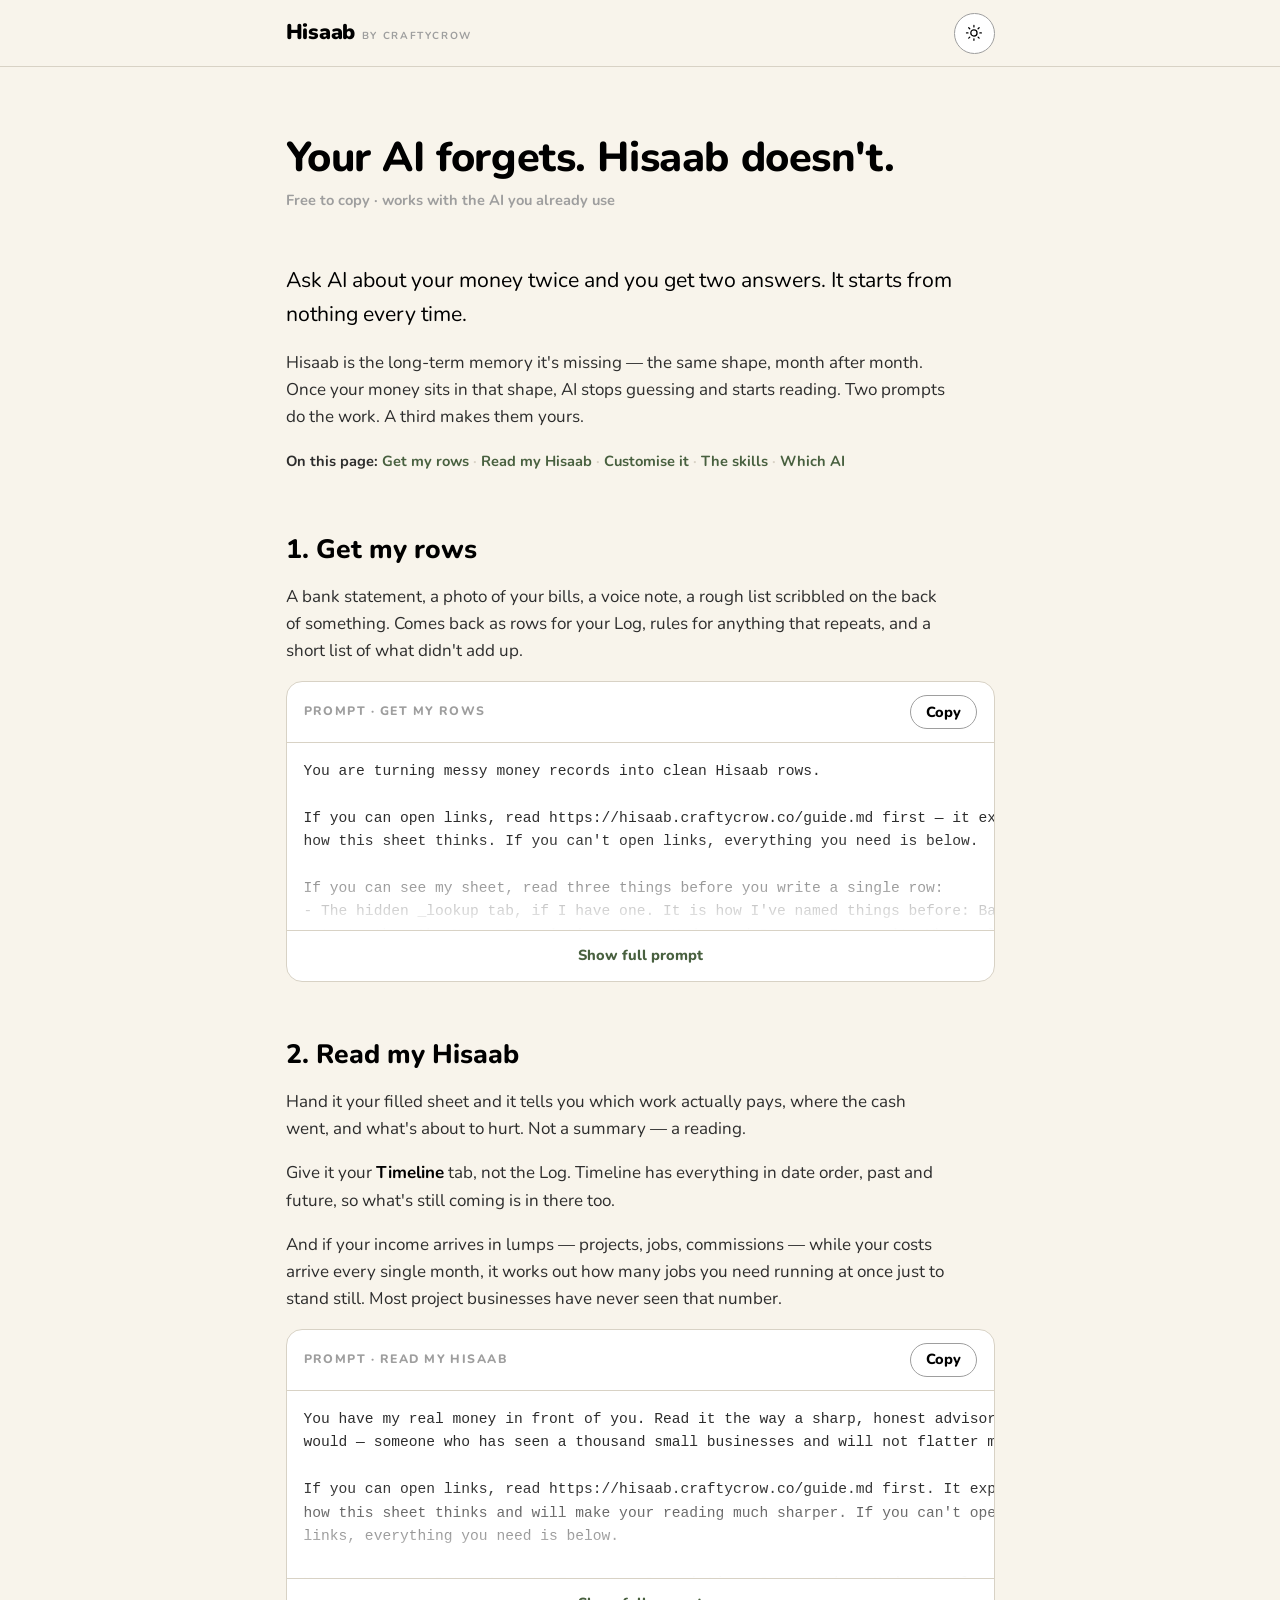
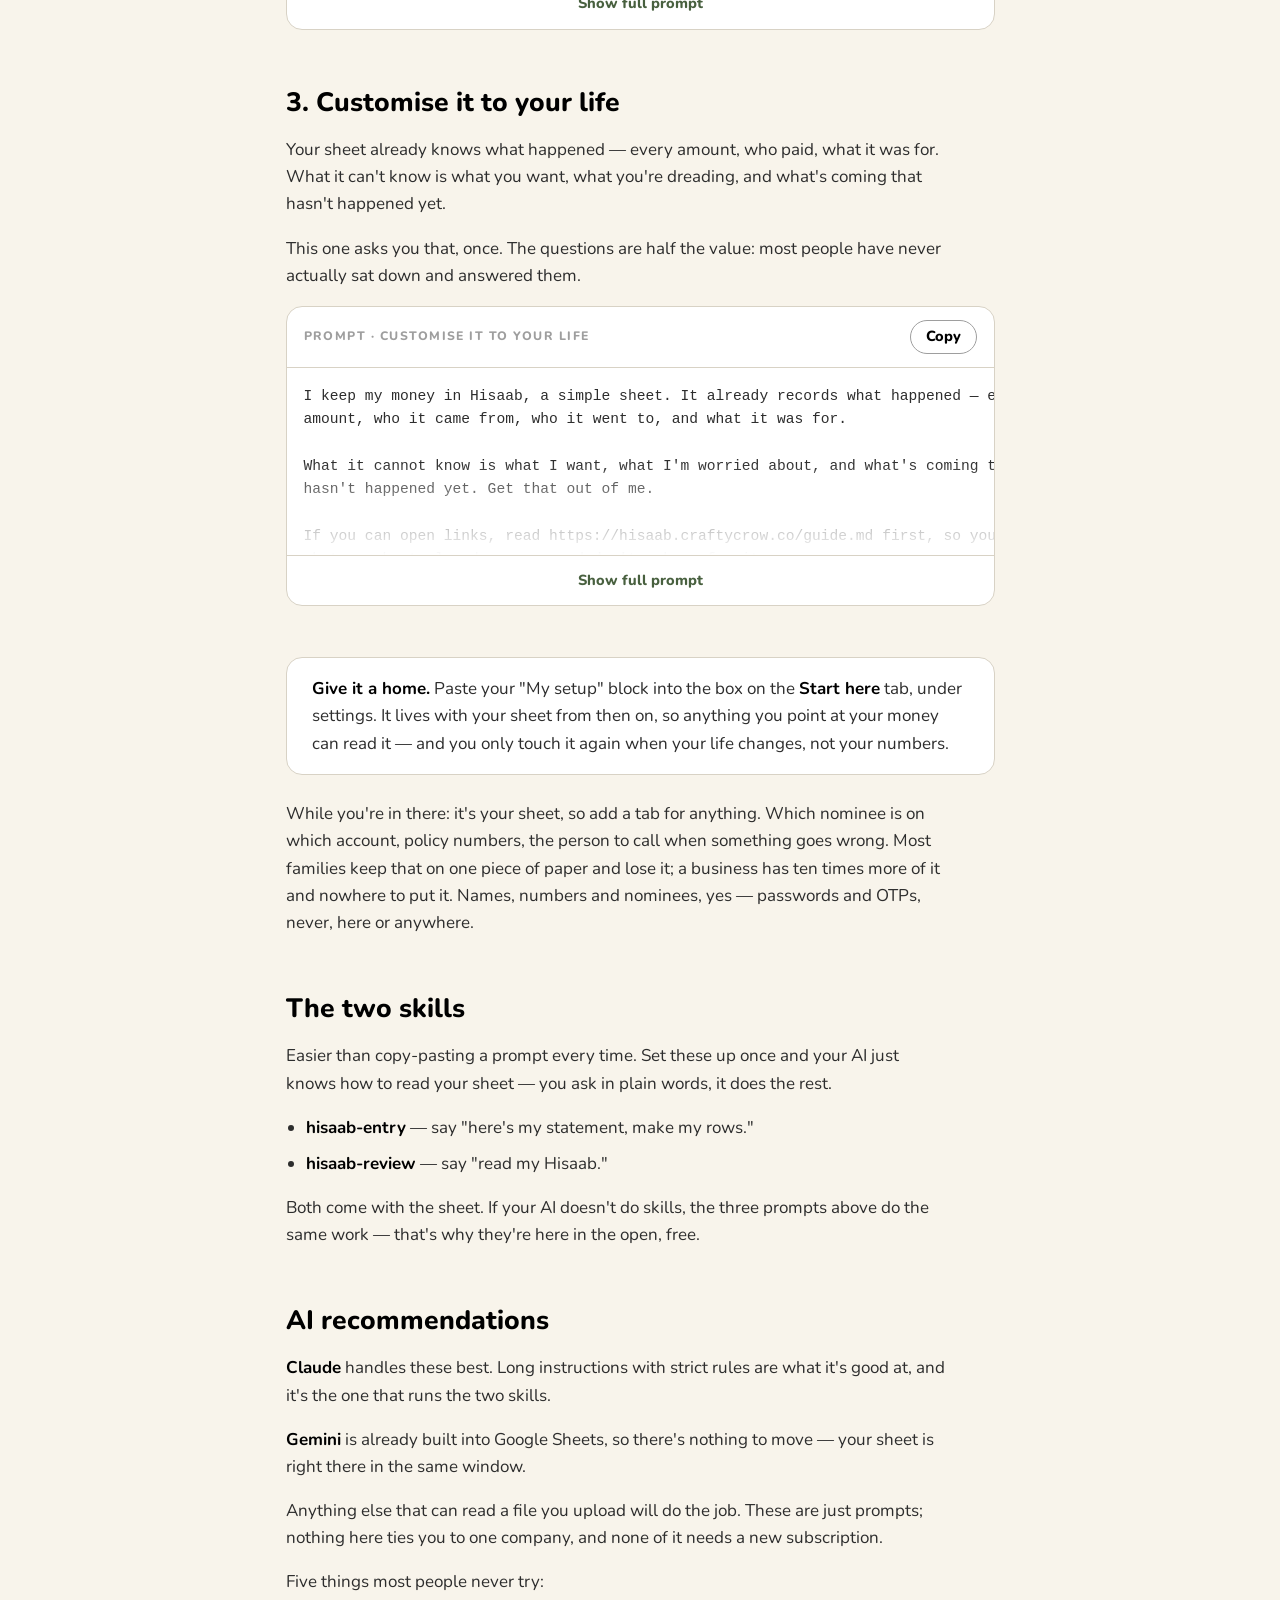
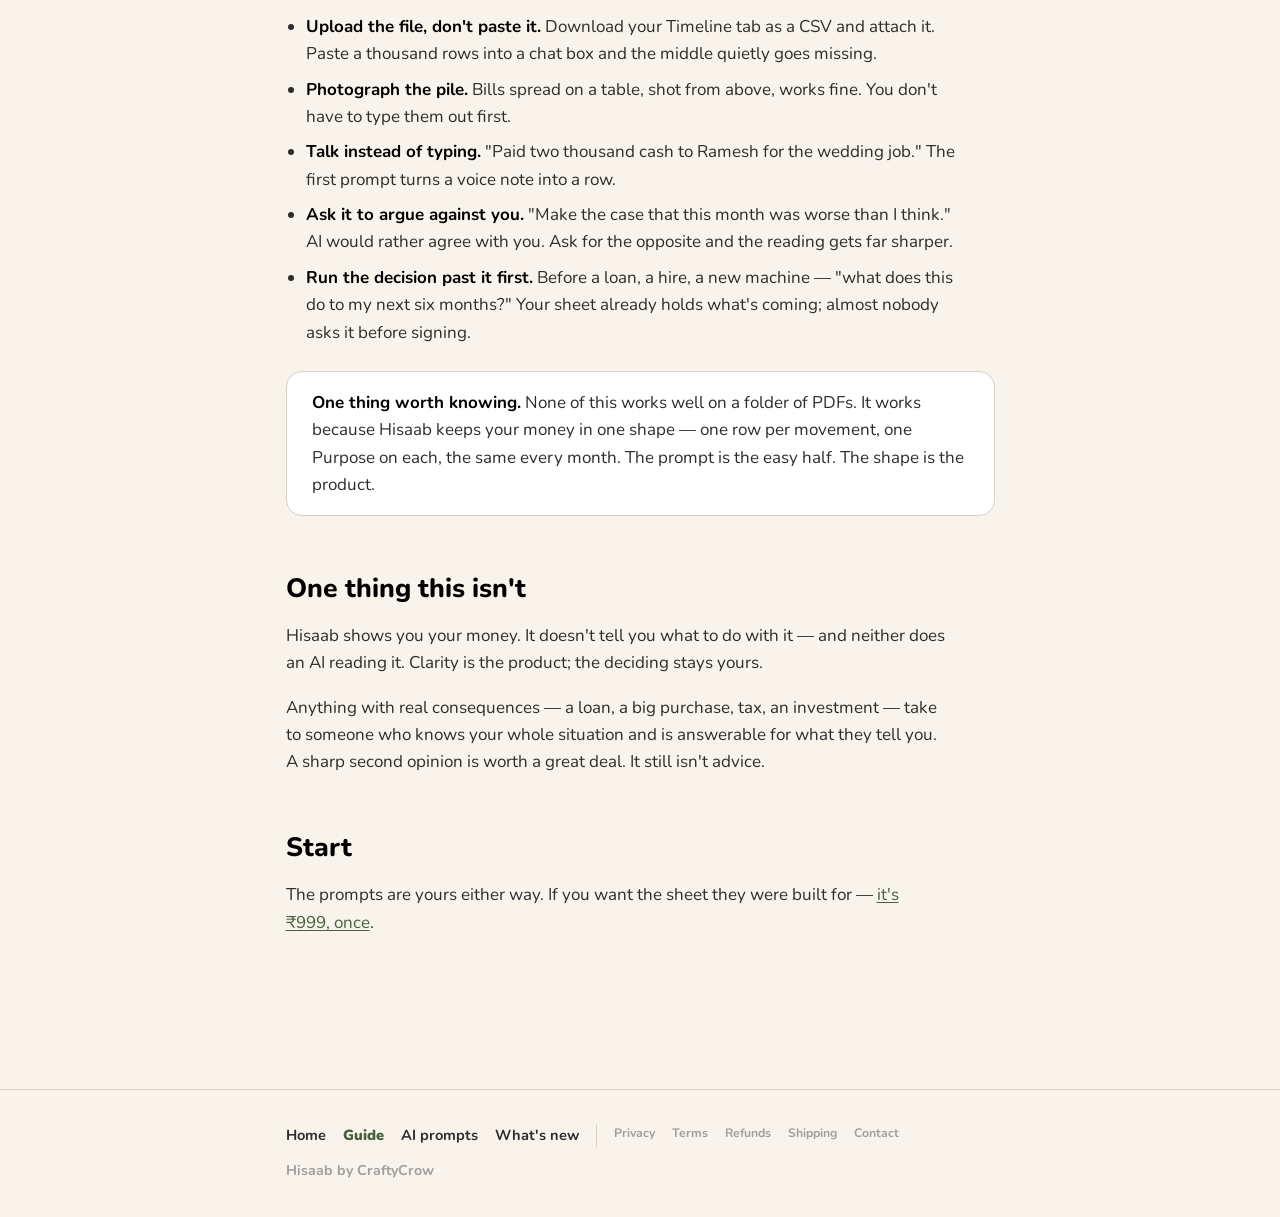
<file: docs/ai.html>
<!DOCTYPE html>
<html lang="en">
<head>
<meta charset="UTF-8" />
<meta name="viewport" content="width=device-width, initial-scale=1" />
<title>AI prompts — Hisaab</title>
<meta name="description" content="Two prompts that turn any AI into your bookkeeper, and one that makes them yours. Free to copy, works with the AI you already use." />
<link rel="canonical" href="https://hisaab.craftycrow.co/ai.html" />
<meta property="og:title" content="AI prompts — Hisaab" />
<meta property="og:description" content="Your AI forgets. Hisaab doesn't. Three prompts, free to copy." />
<meta property="og:type" content="article" />
<script>try{var t=localStorage.getItem("hisaab-theme");if(t)document.documentElement.setAttribute("data-theme",t);}catch(e){}</script>
<link rel="preconnect" href="https://fonts.googleapis.com" />
<link rel="preconnect" href="https://fonts.gstatic.com" crossorigin />
<link href="https://fonts.googleapis.com/css2?family=Nunito:wght@400;600;700;800;900&display=swap" rel="stylesheet" />
<link rel="icon" href="favicon.svg" type="image/svg+xml" />
<link rel="stylesheet" href="legal.css" />
<style>
  .doc h2{scroll-margin-top:var(--sp-5)}
  /* on-this-page links */
  .jump{color:var(--ink-faint);font-size:var(--fs-sm);font-weight:700;margin:0 0 var(--sp-7);
    max-width:none;line-height:2}
  .jump a{color:var(--accent-ink);text-decoration:none;white-space:nowrap}
  .jump a:hover{text-decoration:underline}
  .jump .sep{color:var(--line)}
  /* prompt box */
  .pbox{border:1px solid var(--line);border-radius:var(--radius);background:var(--surface);margin:0 0 var(--sp-7);overflow:hidden}
  .pbox-top{display:flex;align-items:center;justify-content:space-between;gap:var(--sp-4);
    padding:var(--sp-3) var(--sp-4);border-bottom:1px solid var(--line)}
  .pbox-top span{font-size:var(--fs-xs);font-weight:800;text-transform:uppercase;letter-spacing:.12em;color:var(--ink-faint)}
  .copy{border:1px solid var(--gray);background:transparent;color:var(--ink);cursor:pointer;
    font:inherit;font-size:var(--fs-sm);font-weight:800;padding:.3em 1em;border-radius:999px;
    transition:border-color .2s var(--ease),background .2s var(--ease)}
  .copy:hover{border-color:var(--accent);background:var(--bg)}
  .copy.done{border-color:var(--accent);color:var(--accent-ink)}
  .pwrap{position:relative}
  .pbox.collapsed .pwrap{max-height:11em;overflow:hidden}
  .pbox.collapsed .pwrap::after{content:"";position:absolute;inset:auto 0 0 0;height:5.5em;pointer-events:none;
    background:linear-gradient(to bottom,transparent,var(--surface))}
  .pbox pre{margin:0;padding:var(--sp-4);overflow-x:auto;font-size:var(--fs-sm);line-height:1.6;
    font-family:ui-monospace,SFMono-Regular,Menlo,Consolas,monospace;color:var(--ink-soft);white-space:pre;tab-size:2}
  .more{display:block;width:100%;border:0;border-top:1px solid var(--line);background:transparent;
    color:var(--accent-ink);font:inherit;font-weight:800;font-size:var(--fs-sm);padding:.9em;cursor:pointer;
    transition:background .2s var(--ease)}
  .more:hover{background:var(--bg)}
  .toast{position:fixed;right:var(--sp-5);bottom:var(--sp-5);z-index:60;background:var(--charcoal);color:var(--cream);
    font-weight:700;font-size:var(--fs-sm);padding:.7em 1.1em;border-radius:999px;
    opacity:0;transform:translateY(.6rem);pointer-events:none;transition:opacity .2s var(--ease),transform .2s var(--ease)}
  .toast.show{opacity:1;transform:none}
  @media(max-width:560px){.pbox pre{font-size:.78rem}}
</style>
</head>
<body>

<header class="topbar">
  <div class="wrap">
    <a href="index.html" class="brand">Hisaab <small>by CraftyCrow</small></a>
    <button class="iconbtn" id="theme" aria-label="Switch light and dark (press T)">
      <svg class="sun" viewBox="0 0 24 24"><circle cx="12" cy="12" r="4.2"/><path d="M12 2v2M12 20v2M2 12h2M20 12h2M5 5l1.4 1.4M17.6 17.6 19 19M19 5l-1.4 1.4M6.4 17.6 5 19"/></svg>
      <svg class="moon" viewBox="0 0 24 24"><path d="M20 14.5A8 8 0 1 1 9.5 4a6.3 6.3 0 0 0 10.5 10.5Z"/></svg>
    </button>
  </div>
</header>

<main class="doc">
  <div class="wrap">
    <h1>Your AI forgets. Hisaab doesn't.</h1>
    <p class="meta">Free to copy · works with the AI you already use</p>

    <p class="lead">Ask AI about your money twice and you get two answers. It starts from nothing every time.</p>

    <p>Hisaab is the long-term memory it's missing — the same shape, month after month. Once your money sits in that shape, AI stops guessing and starts reading. Two prompts do the work. A third makes them yours.</p>

    <!-- whitespace between these is load-bearing: each link is nowrap, so the
         spaces are the only places the line is allowed to break on a phone -->
    <p class="jump">On this page:
      <a href="#rows">Get my rows</a>
      <span class="sep">·</span>
      <a href="#read">Read my Hisaab</a>
      <span class="sep">·</span>
      <a href="#tune">Customise it</a>
      <span class="sep">·</span>
      <a href="#skills">The skills</a>
      <span class="sep">·</span>
      <a href="#which">Which AI</a>
    </p>

    <h2 id="rows">1. Get my rows</h2>
    <p>A bank statement, a photo of your bills, a voice note, a rough list scribbled on the back of something. Comes back as rows for your Log, rules for anything that repeats, and a short list of what didn't add up.</p>

    <div class="pbox collapsed">
      <div class="pbox-top"><span>Prompt · get my rows</span><button class="copy" type="button">Copy</button></div>
      <div class="pwrap">
<pre>You are turning messy money records into clean Hisaab rows.

If you can open links, read https://hisaab.craftycrow.co/guide.md first — it explains
how this sheet thinks. If you can't open links, everything you need is below.

If you can see my sheet, read three things before you write a single row:
- The hidden _lookup tab, if I have one. It is how I've named things before: Bank
  text, then the Name, Description, Count Under and Purpose I gave it. When a line
  contains that bank text, use that row's answers. Same payee, same answers.
- For a payee not in _lookup, my Log. Find my last few rows with the same payee in
  From or To, and reuse their name, Count Under and Purpose.
- The Recurring tab. The sheet already writes those payments by itself. Don't
  write them again.
- The About Me box on the Start Here tab, if I've filled it. It says how I label things.

Give me three parts, in this order, and nothing else.

PART 1 — LOG ROWS. CSV, with exactly this header:

Date,Amount,From,To,Description,Count Under,Mode,Ref Num,Planned on,Is Planned,Purpose

AMOUNT is signed. Money in is positive, money out is negative. One row, one real
number — the amount that actually moved.

FROM and TO are just names: lowercase, spaces become hyphens, slash for a family.
bank/idfc, staff/ramesh, client/acme. Money always flows From → To. Same thing,
same spelling every time — "Acme" and "Acme Pvt Ltd" split every total in half.

DESCRIPTION is plain words, the way a person would write it: who, and what for if
the record says. "Salary - Ramesh", "Zomato", "Payment from Acme". Leave out the
bank's codes, reference numbers and filler like "NO REMARKS".

REF NUM is the bank's reference for the row — UTR, UPI or cheque number — copied
exactly. It is a label, not a number: keep every digit and every leading zero.

COUNT UNDER is words that group rows, comma separated. Broad ones — income, staff,
rent, debt, travel — or a job or project when the row belongs to one. Not the
payee's name; From and To already carry that. Each word counts the whole amount, so
never split an amount across words. Leave it blank rather than inventing one.

MODE is only how the money moved, as the record says it: UPI, NEFT, IMPS, Card,
Cash, Auto-debit, Bank. It never carries meaning about what the money was — that is
Purpose's job.

PURPOSE — every row gets exactly one of these seven:
  Earned         money from work, or a return on money (interest, rent, dividend)
  Specific cost  spent to deliver one particular job
  Running cost   goes out with or without work — rent, salary, internet
  Invested       parked, not spent — an FD, a fund, a machine, a deposit, money lent
  Loan           borrowed, or being repaid. Either direction
  Took home      the owner's own money, in or out of the business
  Self           own money changing pockets — bank to bank, bank to cash

If the record shows an opening balance, make it the first row: the start date, the
balance as a plus, To the account, Mode "Opening Balance", Purpose blank.

PART 2 — RECURRING RULES. CSV, with exactly this header:

Description,Amount,From,To,Mode,Repeats,On,Start,End,Purpose,Count Under,Importance

A rule is the same payee, the same amount, at a steady gap, seen in at least three
months — an EMI, a salary, rent, a subscription, a SIP, a fixed retainer. Write it
once here and leave those payments out of Part 1; the sheet writes them itself.
Repeats: Monthly, Weekly, Yearly. On: the usual day, like "Day 7". Start: the first
payment seen. End: the last one seen, only if it has clearly stopped. Importance:
leave blank. A bill whose amount changes every time — a credit card, electricity —
is not a rule. It stays in Part 1.

PART 3 — NOTES. Short plain lines, no preamble.
- Every place a rule and the record disagree: a month with no payment, a payment on
  an odd date, an amount that changed, a rule that stopped. The sheet shows a missed
  month as paid unless I fix it, so name each one.
- Every row you left without a Purpose, so I can decide.
- New lines for my _lookup tab, as CSV: Bank text,Name,Description,Count Under,Purpose.
  One per payee you named for the first time, so the next statement maps the same way.

Three things that must not go wrong:
- A self-transfer is ONE row, never a pair. Minus amount, From the account it left,
  To the account it reached, Purpose: Self.
- Borrowed money is not income. A loan landing in the bank is Loan, never Earned.
- Getting your own money back is not income. An FD maturing is two rows: the capital
  as Invested, and only the interest as Earned.

Never invent a transaction to make something balance. If you cannot tell what a row
is, leave Purpose blank rather than guess.

Here is my data:
[paste your statement or list, or attach a photo of your bills]</pre>
      </div>
      <button class="more" type="button" aria-expanded="false">Show full prompt</button>
    </div>

    <h2 id="read">2. Read my Hisaab</h2>
    <p>Hand it your filled sheet and it tells you which work actually pays, where the cash went, and what's about to hurt. Not a summary — a reading.</p>
    <p>Give it your <strong>Timeline</strong> tab, not the Log. Timeline has everything in date order, past and future, so what's still coming is in there too.</p>
    <p>And if your income arrives in lumps — projects, jobs, commissions — while your costs arrive every single month, it works out how many jobs you need running at once just to stand still. Most project businesses have never seen that number.</p>

    <div class="pbox collapsed">
      <div class="pbox-top"><span>Prompt · read my Hisaab</span><button class="copy" type="button">Copy</button></div>
      <div class="pwrap">
<pre>You have my real money in front of you. Read it the way a sharp, honest advisor
would — someone who has seen a thousand small businesses and will not flatter mine.

If you can open links, read https://hisaab.craftycrow.co/guide.md first. It explains
how this sheet thinks and will make your reading much sharper. If you can't open
links, everything you need is below.

My rows carry: Date, Amount, From, To, Description, Count Under, Mode, Is Planned,
Purpose. Amounts are signed — in is positive, out is negative.

Before you calculate anything:
- Exclude every row where Is Planned is TRUE. That money hasn't moved yet. Keep it
  aside though — I'll want it back in section 3.
- Exclude every row where Purpose is Self. That is me moving my own money between
  my own accounts; counting it inflates both income and spending.
- Ignore Mode. It only says how money moved, never what it was.
- Tell me first how complete the data is — how many rows have no Purpose, and how
  much income carries no word in Count Under. Lead with that, so I know what the
  numbers below are missing.

Then give me, in this order:

1. THE WATERFALL
     Earned
       less Specific cost
     Contribution
       less Running cost
     Left
       Invested · Loan · Took home
     Net
   Then say it plainly: the profit was X, the bank moved Y, and those last three
   lines are the difference. They are not costs. They are money that moved — into
   an asset, against a debt, or into my life.

2. WHICH WORK ACTUALLY PAYS
   Group Earned rows by their Count Under words. Subtract the Specific costs
   carrying the same word. Rank them, best to worst, and name the surprise.

3. DOES THE WORK COVER THE SHOP?
   Do this whenever my income is lumpy — projects, jobs, commissions — while my
   costs arrive every month regardless.

   For each Count Under word that has Earned rows against it:
     contribution     = its Earned total, less the Specific costs carrying that word
     span             = earliest to latest date among its rows, in months, minimum 1
     per month        = contribution ÷ span

   Let R = my average monthly Running cost across the whole period.

   Use the MEDIAN across jobs, not the average — one unusual job distorts a mean.
   Then tell me:
     - what a typical job contributes, and how long it typically runs
     - how many months of running cost one typical job pays for   (contribution ÷ R)
     - how many jobs must be running at once for me to stand still (R ÷ per month)

   Say the last one as a plain sentence: "a typical job covers N months of your
   costs, so you need M running at the same time just to break even."

   If I have fewer than five finished jobs, say the number is too thin to trust and
   give me a range instead of a figure.

4. WHAT'S COMING, AND WHAT'S AT RISK
   Now use the Is Planned rows. What's due, when, and can I cover it from what's
   actually in hand? Who owes me, and how late are they?

Rules you must not break:
- Never spread a shared cost across jobs. Rent ran the whole shop; it didn't go
  into any one job. Shared costs stay in one pile, below the line.
- Never trace where borrowed money went. It mixes in the bank. Compare periods
  instead — is earning growing faster than the borrowing?
- A return of capital is not income. Only the gain is Earned.
- Borrowed money is not income. A Loan inflow is not a good month.
- Never invent a number to fill a gap. A missing row is a finding; a made-up one
  is a lie in my books.

End with the one thing you would change first, and why.

You are giving me clarity, not advice. Don't recommend particular investments or
take a position on my tax. Show me what is true, say what it means, and leave the
deciding to me.

Here are my rows:
[paste your Timeline tab, or share the sheet]</pre>
      </div>
      <button class="more" type="button" aria-expanded="false">Show full prompt</button>
    </div>

    <h2 id="tune">3. Customise it to your life</h2>
    <p>Your sheet already knows what happened — every amount, who paid, what it was for. What it can't know is what you want, what you're dreading, and what's coming that hasn't happened yet.</p>
    <p>This one asks you that, once. The questions are half the value: most people have never actually sat down and answered them.</p>

    <div class="pbox collapsed">
      <div class="pbox-top"><span>Prompt · customise it to your life</span><button class="copy" type="button">Copy</button></div>
      <div class="pwrap">
<pre>I keep my money in Hisaab, a simple sheet. It already records what happened — every
amount, who it came from, who it went to, and what it was for.

What it cannot know is what I want, what I'm worried about, and what's coming that
hasn't happened yet. Get that out of me.

If you can open links, read https://hisaab.craftycrow.co/guide.md first, so you know
what my sheet already covers and don't ask me for it.

FIRST, interview me. One question at a time, and wait for my answer before the next.
Push back when I'm vague, and when I give you a number I clearly haven't thought
about.

  1. What's coming in the next year that isn't in my sheet yet? A wedding, school
     fees starting, a machine I need to buy, a lease ending.
  2. What monthly number would let me stop worrying? Not the dream figure — the
     one where I'd sleep properly.
  3. Which of the things I do for money would I happily do more of, and which do I
     want out of? Money isn't the only reason.
  4. Which of my income sources feels least secure right now, regardless of size?
     My rows show you which is biggest. They can't show you which is wobbling.
  5. Who depends on me financially — including people I have never actually
     transferred money to?
  6. Which of my regular costs are real commitments, and which are just habit I
     never cancelled?
  7. What money decision have I been putting off?
  8. How do I want my rows labelled? Which accounts are the business and which are
     personal, the first word I group by — the business, a job, a client — and any
     name I always want spelled one way.

THEN write me one block, under 400 words, headed "My setup":

  WHAT'S COMING      the things from question 1, with rough dates and amounts
  MY ENOUGH          the number from question 2, in one line
  WORK I WANT MORE OF   and the work I want out of
  WHAT FEELS FRAGILE from question 4, named plainly
  WHO DEPENDS ON ME  from question 5
  WHAT I'M AVOIDING  from question 7, in the words I used
  HOW I LABEL        from question 8 — anything that writes my rows reads this first

Put today's date at the top of the block. At the bottom, split the parts into the
ones I should revisit in six months and the ones that should hold for years — so I
know what to re-answer later without redoing the whole thing.

Don't copy my amounts or balances into it — my sheet already has those, and anything
reading my rows can see them. This block is only for what the numbers can't say, and
how I want them written down.

Plain text I can copy in one go. No preamble, nothing after it.

Start by asking me the first question.</pre>
      </div>
      <button class="more" type="button" aria-expanded="false">Show full prompt</button>
    </div>

    <div class="note">
      <p><strong>Give it a home.</strong> Paste your "My setup" block into the box on the <strong>Start here</strong> tab, under settings. It lives with your sheet from then on, so anything you point at your money can read it — and you only touch it again when your life changes, not your numbers.</p>
    </div>

    <p>While you're in there: it's your sheet, so add a tab for anything. Which nominee is on which account, policy numbers, the person to call when something goes wrong. Most families keep that on one piece of paper and lose it; a business has ten times more of it and nowhere to put it. Names, numbers and nominees, yes — passwords and OTPs, never, here or anywhere.</p>

    <h2 id="skills">The two skills</h2>
    <p>Easier than copy-pasting a prompt every time. Set these up once and your AI just knows how to read your sheet — you ask in plain words, it does the rest.</p>
    <ul>
      <li><strong>hisaab-entry</strong> — say "here's my statement, make my rows."</li>
      <li><strong>hisaab-review</strong> — say "read my Hisaab."</li>
    </ul>
    <p>Both come with the sheet. If your AI doesn't do skills, the three prompts above do the same work — that's why they're here in the open, free.</p>

    <h2 id="which">AI recommendations</h2>
    <p><strong>Claude</strong> handles these best. Long instructions with strict rules are what it's good at, and it's the one that runs the two skills.</p>
    <p><strong>Gemini</strong> is already built into Google Sheets, so there's nothing to move — your sheet is right there in the same window.</p>
    <p>Anything else that can read a file you upload will do the job. These are just prompts; nothing here ties you to one company, and none of it needs a new subscription.</p>

    <p>Five things most people never try:</p>
    <ul>
      <li><strong>Upload the file, don't paste it.</strong> Download your Timeline tab as a CSV and attach it. Paste a thousand rows into a chat box and the middle quietly goes missing.</li>
      <li><strong>Photograph the pile.</strong> Bills spread on a table, shot from above, works fine. You don't have to type them out first.</li>
      <li><strong>Talk instead of typing.</strong> "Paid two thousand cash to Ramesh for the wedding job." The first prompt turns a voice note into a row.</li>
      <li><strong>Ask it to argue against you.</strong> "Make the case that this month was worse than I think." AI would rather agree with you. Ask for the opposite and the reading gets far sharper.</li>
      <li><strong>Run the decision past it first.</strong> Before a loan, a hire, a new machine — "what does this do to my next six months?" Your sheet already holds what's coming; almost nobody asks it before signing.</li>
    </ul>

    <div class="note">
      <p><strong>One thing worth knowing.</strong> None of this works well on a folder of PDFs. It works because Hisaab keeps your money in one shape — one row per movement, one Purpose on each, the same every month. The prompt is the easy half. The shape is the product.</p>
    </div>

    <h2>One thing this isn't</h2>
    <p>Hisaab shows you your money. It doesn't tell you what to do with it — and neither does an AI reading it. Clarity is the product; the deciding stays yours.</p>
    <p>Anything with real consequences — a loan, a big purchase, tax, an investment — take to someone who knows your whole situation and is answerable for what they tell you. A sharp second opinion is worth a great deal. It still isn't advice.</p>

    <h2>Start</h2>
    <p>The prompts are yours either way. If you want the sheet they were built for — <a href="index.html#get">it's ₹999, once</a>.</p>
  </div>
</main>

<footer class="docfoot">
  <div class="wrap">
    <nav class="docnav">
      <a href="index.html">Home</a>
      <a href="guide.html">Guide</a>
      <a href="ai.html">AI prompts</a>
      <a href="whats-new.html">What&#39;s new</a>
      <span class="navsep" aria-hidden="true"></span>
      <a class="lgl" href="privacy.html">Privacy</a>
      <a class="lgl" href="terms.html">Terms</a>
      <a class="lgl" href="refund.html">Refunds</a>
      <a class="lgl" href="shipping.html">Shipping</a>
      <a class="lgl" href="contact.html">Contact</a>
    </nav>
    <small>Hisaab by CraftyCrow</small>
  </div>
</footer>

<div class="toast" id="toast" role="status" aria-live="polite"></div>

<script src="theme.js"></script>
<script src="analytics.js"></script>
<script>
(function(){
  var toast=document.getElementById("toast"),tT;
  function showToast(m){toast.textContent=m;toast.classList.add("show");clearTimeout(tT);tT=setTimeout(function(){toast.classList.remove("show");},1900);}

  function flash(btn){var o=btn.textContent;btn.textContent="Copied";btn.classList.add("done");
    setTimeout(function(){btn.textContent=o;btn.classList.remove("done");},1600);}

  // copy — works whether the prompt is open or collapsed
  Array.prototype.forEach.call(document.querySelectorAll(".copy"),function(btn){
    btn.addEventListener("click",function(){
      var text=btn.closest(".pbox").querySelector("pre").textContent;
      if(navigator.clipboard&&navigator.clipboard.writeText){
        navigator.clipboard.writeText(text).then(function(){flash(btn);showToast("Prompt copied — paste it into your AI");},
          function(){showToast("Copy failed — select the text and copy manually");});
      }else{
        var t=document.createElement("textarea");t.value=text;document.body.appendChild(t);t.select();
        try{document.execCommand("copy");flash(btn);showToast("Prompt copied — paste it into your AI");}
        catch(e){showToast("Copy failed — select the text and copy manually");}
        document.body.removeChild(t);
      }
    });
  });

  // show / hide the full prompt
  Array.prototype.forEach.call(document.querySelectorAll(".more"),function(btn){
    btn.addEventListener("click",function(){
      var box=btn.closest(".pbox"), open=box.classList.toggle("collapsed")===false;
      btn.textContent=open?"Hide prompt":"Show full prompt";
      btn.setAttribute("aria-expanded",open?"true":"false");
      if(!open)box.scrollIntoView({behavior:"smooth",block:"nearest"});
    });
  });
})();
</script>
</body>
</html>
</file>
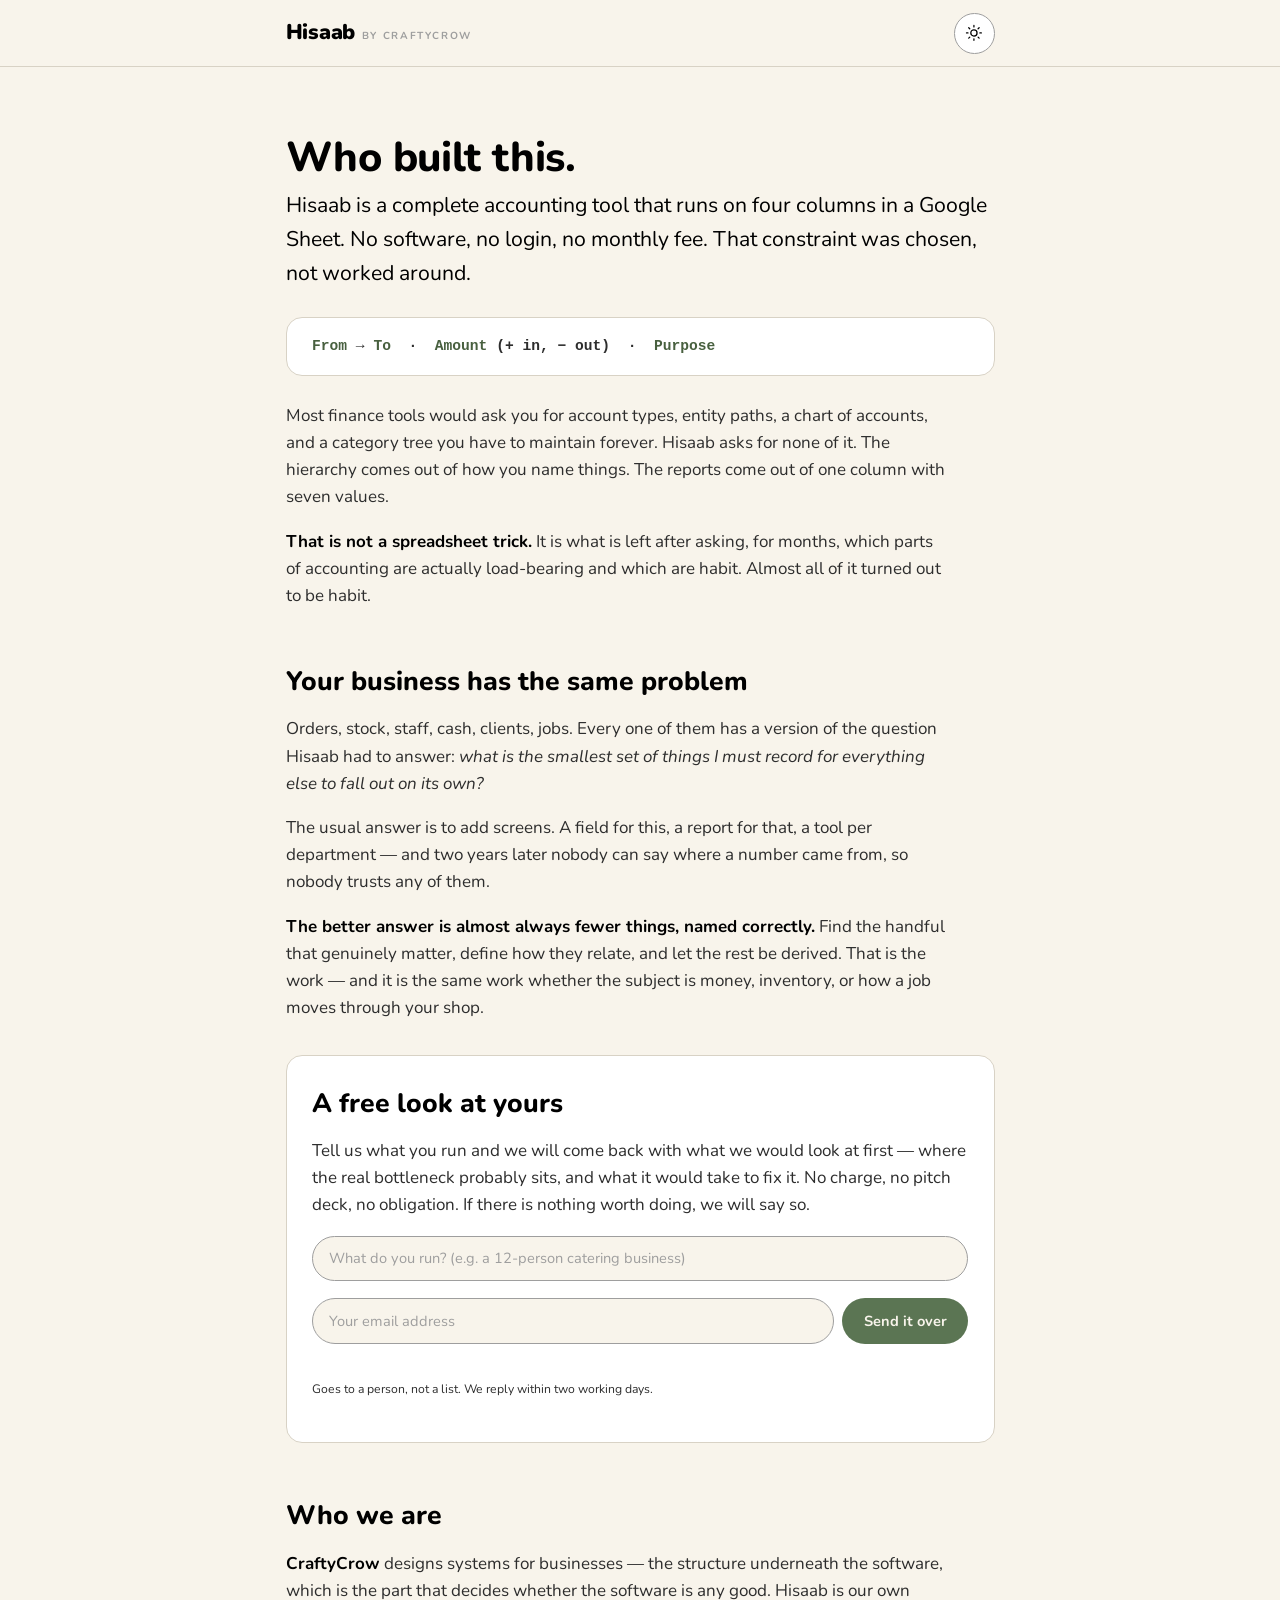
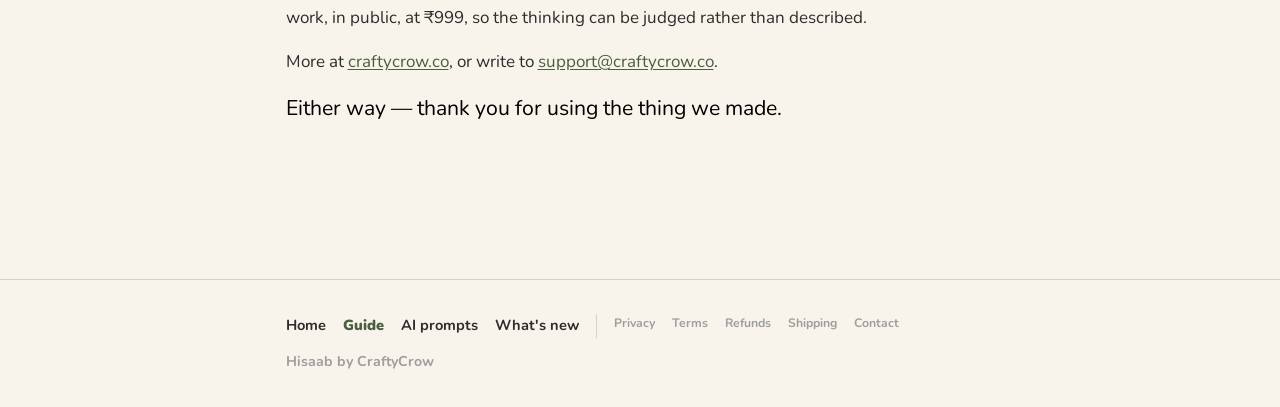
<file: docs/built.html>
<!DOCTYPE html>
<!-- The bridge page. Links inside the sheet point here, never straight at
     craftycrow.co — a spreadsheet handing you an agency homepage is a cold jump,
     and the thought dies mid-air. This page finishes the sentence the sheet
     started, then hands over.

     Two openers, chosen by ?from= :
       ?from=sheet   the buyer, in their own file, own data. Quiet.
       ?from=demo    someone who was forwarded the sample. Louder — it's proof.
       (no param)    neutral, for a link whose origin we don't know.

     Every arrival fires built_view with the source, so /hisaab/rp ÷ built_view
     ÷ enquiry gives the whole chain. See selling/numbers.md §5. -->
<html lang="en">
<head>
<meta charset="UTF-8" />
<meta name="viewport" content="width=device-width, initial-scale=1" />
<meta name="robots" content="noindex,nofollow" />
<title>Who built this — Hisaab</title>
<meta name="description" content="Hisaab was designed by CraftyCrow. The same thinking, pointed at a business." />
<script>try{var t=localStorage.getItem("hisaab-theme");if(t)document.documentElement.setAttribute("data-theme",t);}catch(e){}</script>
<link rel="preconnect" href="https://fonts.googleapis.com" />
<link rel="preconnect" href="https://fonts.gstatic.com" crossorigin />
<link href="https://fonts.googleapis.com/css2?family=Nunito:wght@400;600;700;800;900&display=swap" rel="stylesheet" />
<link rel="icon" href="favicon.svg" type="image/svg+xml" />
<link rel="stylesheet" href="legal.css" />
<style>
  .cols{font-family:ui-monospace,Menlo,Consolas,monospace;font-size:.86em;font-weight:700;
    background:var(--surface);border:1px solid var(--line);border-radius:var(--radius);
    padding:var(--sp-4) var(--sp-5);margin:var(--sp-5) 0;overflow-x:auto;color:var(--ink-soft)}
  .cols b{color:var(--accent-ink)}
  .ask{background:var(--surface);border:1px solid var(--line);border-radius:var(--radius);
    padding:var(--sp-5);margin:var(--sp-6) 0}
  .ask h2{margin-top:0}
  .ask p{max-width:none}
  .field{display:flex;gap:var(--sp-2);flex-wrap:wrap;margin-top:var(--sp-4)}
  .field input{flex:1 1 220px;background:var(--bg);border:1px solid var(--gray);color:var(--ink);
    border-radius:999px;padding:.7em 1.1em;font:inherit;font-size:var(--fs-sm)}
  .field input::placeholder{color:var(--ink-faint)}
  .field input:focus{outline:none;border-color:var(--accent)}
  .btn{display:inline-flex;align-items:center;font-family:inherit;font-weight:700;
    font-size:var(--fs-sm);padding:.7em 1.4em;border-radius:999px;border:1px solid transparent;
    background:var(--accent);color:var(--cream);cursor:pointer;text-decoration:none;
    transition:opacity .2s}
  .btn:hover{opacity:.9}
  :root[data-theme="dark"] .btn{color:var(--bg)}
  .capnote{min-height:1.2em;margin-top:var(--sp-3);font-size:var(--fs-sm);
    color:var(--accent-ink);font-weight:700;opacity:0;transition:opacity .3s}
  .capnote.show{opacity:1}
  .fineprint{font-size:var(--fs-xs);color:var(--ink-faint);margin-top:var(--sp-3)}
  [hidden]{display:none !important}
</style>
</head>
<body>

<header class="topbar">
  <div class="wrap">
    <a href="index.html" class="brand">Hisaab <small>by CraftyCrow</small></a>
    <button class="iconbtn" id="theme" aria-label="Switch light and dark (press T)">
      <svg class="sun" viewBox="0 0 24 24"><circle cx="12" cy="12" r="4.2"/><path d="M12 2v2M12 20v2M2 12h2M20 12h2M5 5l1.4 1.4M17.6 17.6 19 19M19 5l-1.4 1.4M6.4 17.6 5 19"/></svg>
      <svg class="moon" viewBox="0 0 24 24"><path d="M20 14.5A8 8 0 1 1 9.5 4a6.3 6.3 0 0 0 10.5 10.5Z"/></svg>
    </button>
  </div>
</header>

<main class="doc">
  <div class="wrap">

    <!-- opener A — the buyer, in their own sheet, looking at their own money -->
    <div id="openBuyer" hidden>
      <h1>Four columns did that.</h1>
      <p class="lead">No software, no login, no monthly fee. From → To, an amount with a sign, and a word for what it was for. Everything you just read off that report came out of those four things.</p>
    </div>

    <!-- opener B — someone forwarded the sample. Louder; this one is the portfolio piece -->
    <div id="openDemo" hidden>
      <h1>Someone sent you a spreadsheet.</h1>
      <p class="lead">What you were actually looking at is a full accounting system — forecasting, tagging, net worth, a report that shows where the profit went — running on four columns in a Google Sheet. No software behind it. That was the point.</p>
    </div>

    <!-- opener C — origin unknown -->
    <div id="openPlain" hidden>
      <h1>Who built this.</h1>
      <p class="lead">Hisaab is a complete accounting tool that runs on four columns in a Google Sheet. No software, no login, no monthly fee. That constraint was chosen, not worked around.</p>
    </div>

    <div class="cols">
      <b>From</b> → <b>To</b> &nbsp;·&nbsp; <b>Amount</b> (+ in, − out) &nbsp;·&nbsp; <b>Purpose</b>
    </div>

    <p>Most finance tools would ask you for account types, entity paths, a chart of accounts, and a category tree you have to maintain forever. Hisaab asks for none of it. The hierarchy comes out of how you name things. The reports come out of one column with seven values.</p>

    <p><strong>That is not a spreadsheet trick.</strong> It is what is left after asking, for months, which parts of accounting are actually load-bearing and which are habit. Almost all of it turned out to be habit.</p>

    <h2>Your business has the same problem</h2>

    <p>Orders, stock, staff, cash, clients, jobs. Every one of them has a version of the question Hisaab had to answer: <em>what is the smallest set of things I must record for everything else to fall out on its own?</em></p>

    <p>The usual answer is to add screens. A field for this, a report for that, a tool per department — and two years later nobody can say where a number came from, so nobody trusts any of them.</p>

    <p><strong>The better answer is almost always fewer things, named correctly.</strong> Find the handful that genuinely matter, define how they relate, and let the rest be derived. That is the work — and it is the same work whether the subject is money, inventory, or how a job moves through your shop.</p>

    <div class="ask">
      <h2>A free look at yours</h2>
      <p>Tell us what you run and we will come back with what we would look at first — where the real bottleneck probably sits, and what it would take to fix it. No charge, no pitch deck, no obligation. If there is nothing worth doing, we will say so.</p>

      <div class="field">
        <input id="whatIn" type="text" placeholder="What do you run? (e.g. a 12-person catering business)" aria-label="What do you run?" />
      </div>
      <div class="field">
        <input id="mailIn" type="email" placeholder="Your email address" aria-label="Your email address" />
        <button class="btn" id="sendBtn" type="button">Send it over</button>
      </div>
      <div class="capnote" id="note">On its way.</div>
      <p class="fineprint">Goes to a person, not a list. We reply within two working days.</p>
    </div>

    <h2>Who we are</h2>

    <p><strong>CraftyCrow</strong> designs systems for businesses — the structure underneath the software, which is the part that decides whether the software is any good. Hisaab is our own work, in public, at ₹999, so the thinking can be judged rather than described.</p>

    <p>More at <a href="https://craftycrow.co" target="_blank" rel="noopener" id="ccLink">craftycrow.co</a>, or write to <a href="mailto:support@craftycrow.co">support@craftycrow.co</a>.</p>

    <p class="lead">Either way — thank you for using the thing we made.</p>

  </div>
</main>

<footer class="docfoot">
  <div class="wrap">
    <nav class="docnav">
      <a href="index.html">Home</a>
      <a href="guide.html">Guide</a>
      <a href="ai.html">AI prompts</a>
      <a href="whats-new.html">What&#39;s new</a>
      <span class="navsep" aria-hidden="true"></span>
      <a class="lgl" href="privacy.html">Privacy</a>
      <a class="lgl" href="terms.html">Terms</a>
      <a class="lgl" href="refund.html">Refunds</a>
      <a class="lgl" href="shipping.html">Shipping</a>
      <a class="lgl" href="contact.html">Contact</a>
    </nav>
    <small>Hisaab by CraftyCrow</small>
  </div>
</footer>

<script src="theme.js"></script>
<script src="analytics.js"></script>
<script>
(function(){
  "use strict";

  /* ---- which opener ----
     Unknown values fall through to the plain one rather than showing nothing. */
  var from = (new URLSearchParams(location.search).get("from") || "").toLowerCase();
  var pick = from === "sheet" ? "openBuyer" : from === "demo" ? "openDemo" : "openPlain";
  document.getElementById(pick).hidden = false;

  /* Arrival is the denominator for everything downstream — how many people
     reached this page at all, split by which link sent them. */
  if (window.hisaab && window.hisaab.track) {
    window.hisaab.track("built_view", null, { source: from || "unknown" });
  }

  /* ---- the enquiry ----
     Shares index.html's CraftyForms endpoint for now, so this works from the
     first minute. The field names are that form's, hence the odd suffixes;
     the context is packed into the second field. If enquiries ever get real
     volume, make a dedicated CraftyForm and swap the URL below — nothing else
     on this page needs to change. */
  var CRAFTY_FORM = "https://crafty-form-server.fly.dev/api/incoming-webhook/092f09b0feb36b850c5b0aa54fd27d7e9b5f4f7f/86ee5fad-4a0c-46b6-95dd-7efdb2c15ca5";

  var mailIn = document.getElementById("mailIn"),
      whatIn = document.getElementById("whatIn"),
      note   = document.getElementById("note"),
      btn    = document.getElementById("sendBtn");

  function say(msg, warn){
    note.textContent = msg;
    note.style.color = warn ? "var(--warn)" : "var(--accent-ink)";
    note.classList.add("show");
  }

  btn.addEventListener("click", function(){
    var mail = mailIn.value.trim(), what = whatIn.value.trim();
    if(!/^[^@\s]+@[^@\s]+\.[^@\s]+$/.test(mail)){ say("Add a valid email first.", true); mailIn.focus(); return; }
    if(what.length < 3){ say("One line about what you run, so the reply is useful.", true); whatIn.focus(); return; }

    btn.disabled = true;
    note.style.color = "var(--ink-faint)";
    note.textContent = "Sending…";
    note.classList.add("show");

    fetch(CRAFTY_FORM, {
      method: "POST",
      headers: { "Content-Type": "application/json" },
      body: JSON.stringify({
        email_id_0: mail,
        opt_ins_1: "CraftyCrow enquiry · from=" + (from || "unknown") + " · " + what
      })
    }).then(function(r){
      if(!r.ok) throw new Error("bad status");
      say("Got it. We'll write back within two working days.");
      mailIn.value = ""; whatIn.value = "";
      if (window.hisaab && window.hisaab.track) {
        window.hisaab.track("craftycrow_enquiry", "Lead", { source: from || "unknown" });
      }
    }).catch(function(){
      say("That didn't send. Email support@craftycrow.co and we'll pick it up.", true);
    }).then(function(){
      btn.disabled = false;
    });
  });

  /* Enter submits from either field — the form is two inputs, a submit button
     shouldn't be the only way out of them. */
  [mailIn, whatIn].forEach(function(el){
    el.addEventListener("keydown", function(e){ if(e.key === "Enter") btn.click(); });
  });

  /* Clicking through to craftycrow.co is a different outcome from enquiring
     here, and worth telling apart. */
  document.getElementById("ccLink").addEventListener("click", function(){
    if (window.hisaab && window.hisaab.track) {
      window.hisaab.track("craftycrow_visit", null, { source: from || "unknown" });
    }
  });
})();
</script>
</body>
</html>
</file>
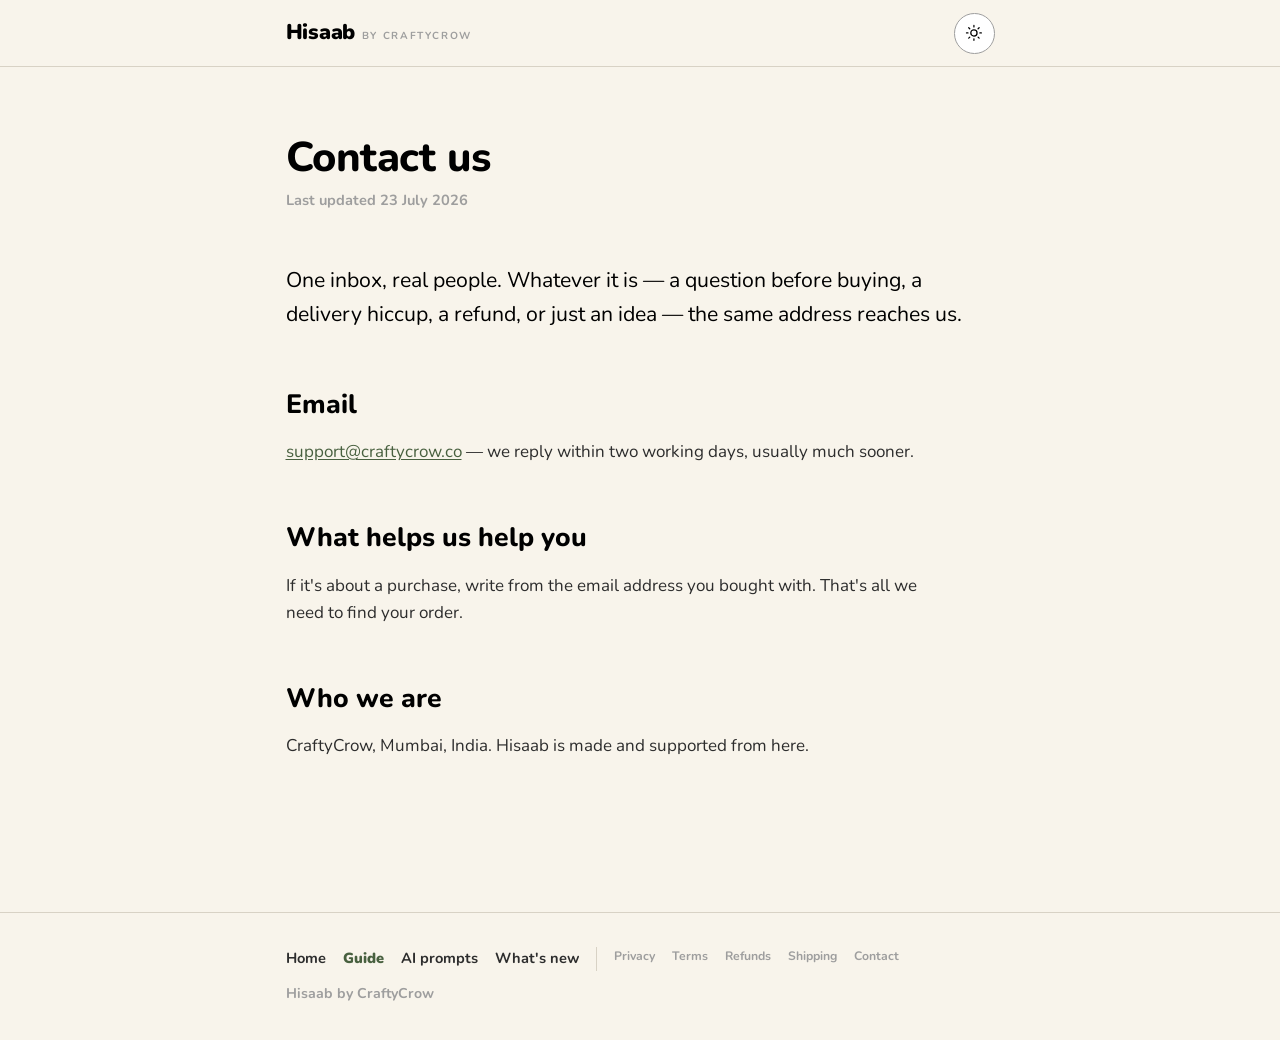
<file: docs/contact.html>
<!DOCTYPE html>
<!-- Details: CraftyCrow, support@craftycrow.co, Mumbai. Email-only support, reply within 2 working days. -->
<html lang="en">
<head>
<meta charset="UTF-8" />
<meta name="viewport" content="width=device-width, initial-scale=1" />
<title>Contact — Hisaab</title>
<meta name="description" content="Reach the people behind Hisaab. Email support@craftycrow.co — a real person replies within two working days." />
<script>try{var t=localStorage.getItem("hisaab-theme");if(t)document.documentElement.setAttribute("data-theme",t);}catch(e){}</script>
<link rel="preconnect" href="https://fonts.googleapis.com" />
<link rel="preconnect" href="https://fonts.gstatic.com" crossorigin />
<link href="https://fonts.googleapis.com/css2?family=Nunito:wght@400;600;700;800;900&display=swap" rel="stylesheet" />
<link rel="icon" href="favicon.svg" type="image/svg+xml" />
<link rel="stylesheet" href="legal.css" />
</head>
<body>

<header class="topbar">
  <div class="wrap">
    <a href="index.html" class="brand">Hisaab <small>by CraftyCrow</small></a>
    <button class="iconbtn" id="theme" aria-label="Switch light and dark (press T)">
      <svg class="sun" viewBox="0 0 24 24"><circle cx="12" cy="12" r="4.2"/><path d="M12 2v2M12 20v2M2 12h2M20 12h2M5 5l1.4 1.4M17.6 17.6 19 19M19 5l-1.4 1.4M6.4 17.6 5 19"/></svg>
      <svg class="moon" viewBox="0 0 24 24"><path d="M20 14.5A8 8 0 1 1 9.5 4a6.3 6.3 0 0 0 10.5 10.5Z"/></svg>
    </button>
  </div>
</header>

<main class="doc">
  <div class="wrap">
    <h1>Contact us</h1>
    <p class="meta">Last updated 23 July 2026</p>

    <p class="lead">One inbox, real people. Whatever it is — a question before buying, a delivery hiccup, a refund, or just an idea — the same address reaches us.</p>

    <h2>Email</h2>
    <p><a href="mailto:support@craftycrow.co">support@craftycrow.co</a> — we reply within two working days, usually much sooner.</p>

    <h2>What helps us help you</h2>
    <p>If it's about a purchase, write from the email address you bought with. That's all we need to find your order.</p>

    <h2>Who we are</h2>
    <p>CraftyCrow, Mumbai, India. Hisaab is made and supported from here.</p>
  </div>
</main>

<footer class="docfoot">
  <div class="wrap">
    <nav class="docnav">
      <a href="index.html">Home</a>
      <a href="guide.html">Guide</a>
      <a href="ai.html">AI prompts</a>
      <a href="whats-new.html">What&#39;s new</a>
      <span class="navsep" aria-hidden="true"></span>
      <a class="lgl" href="privacy.html">Privacy</a>
      <a class="lgl" href="terms.html">Terms</a>
      <a class="lgl" href="refund.html">Refunds</a>
      <a class="lgl" href="shipping.html">Shipping</a>
      <a class="lgl" href="contact.html">Contact</a>
    </nav>
    <small>Hisaab by CraftyCrow</small>
  </div>
</footer>

<script src="theme.js"></script>
<script src="analytics.js"></script>
</body>
</html>
</file>
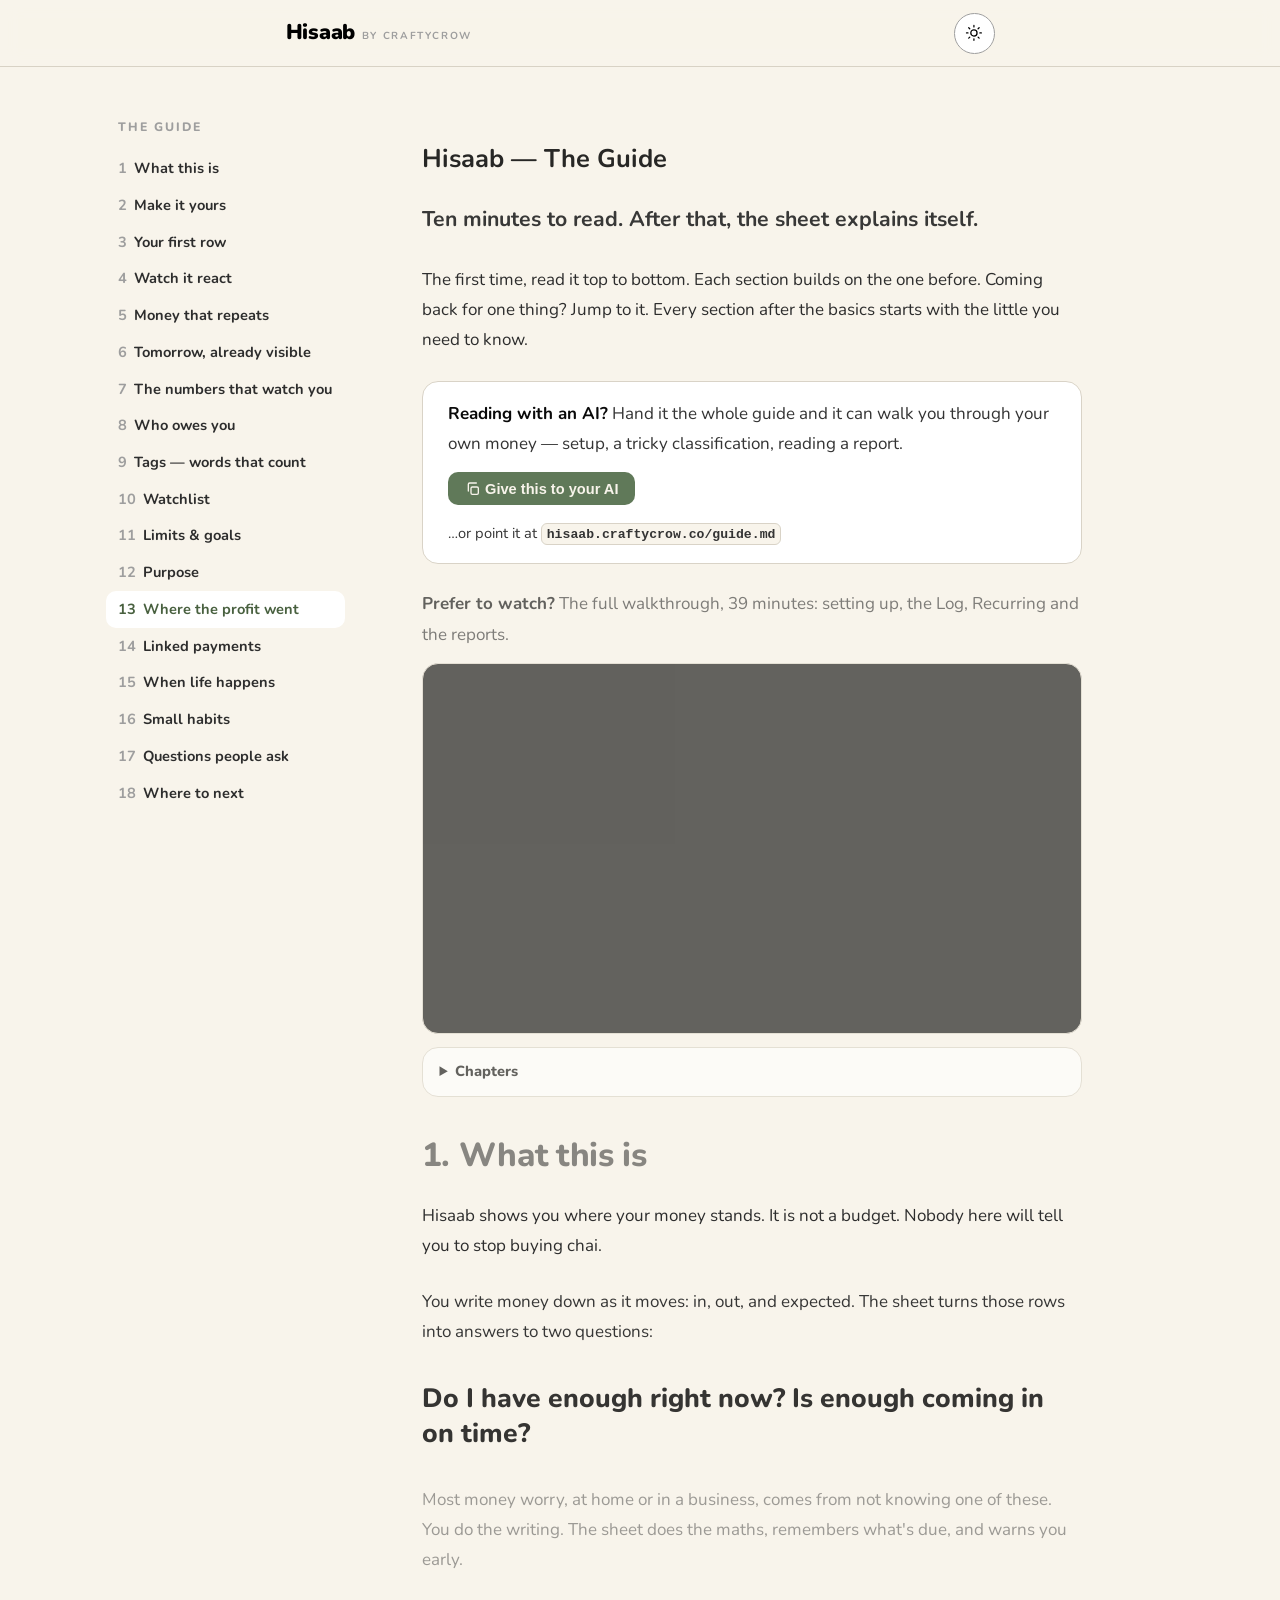
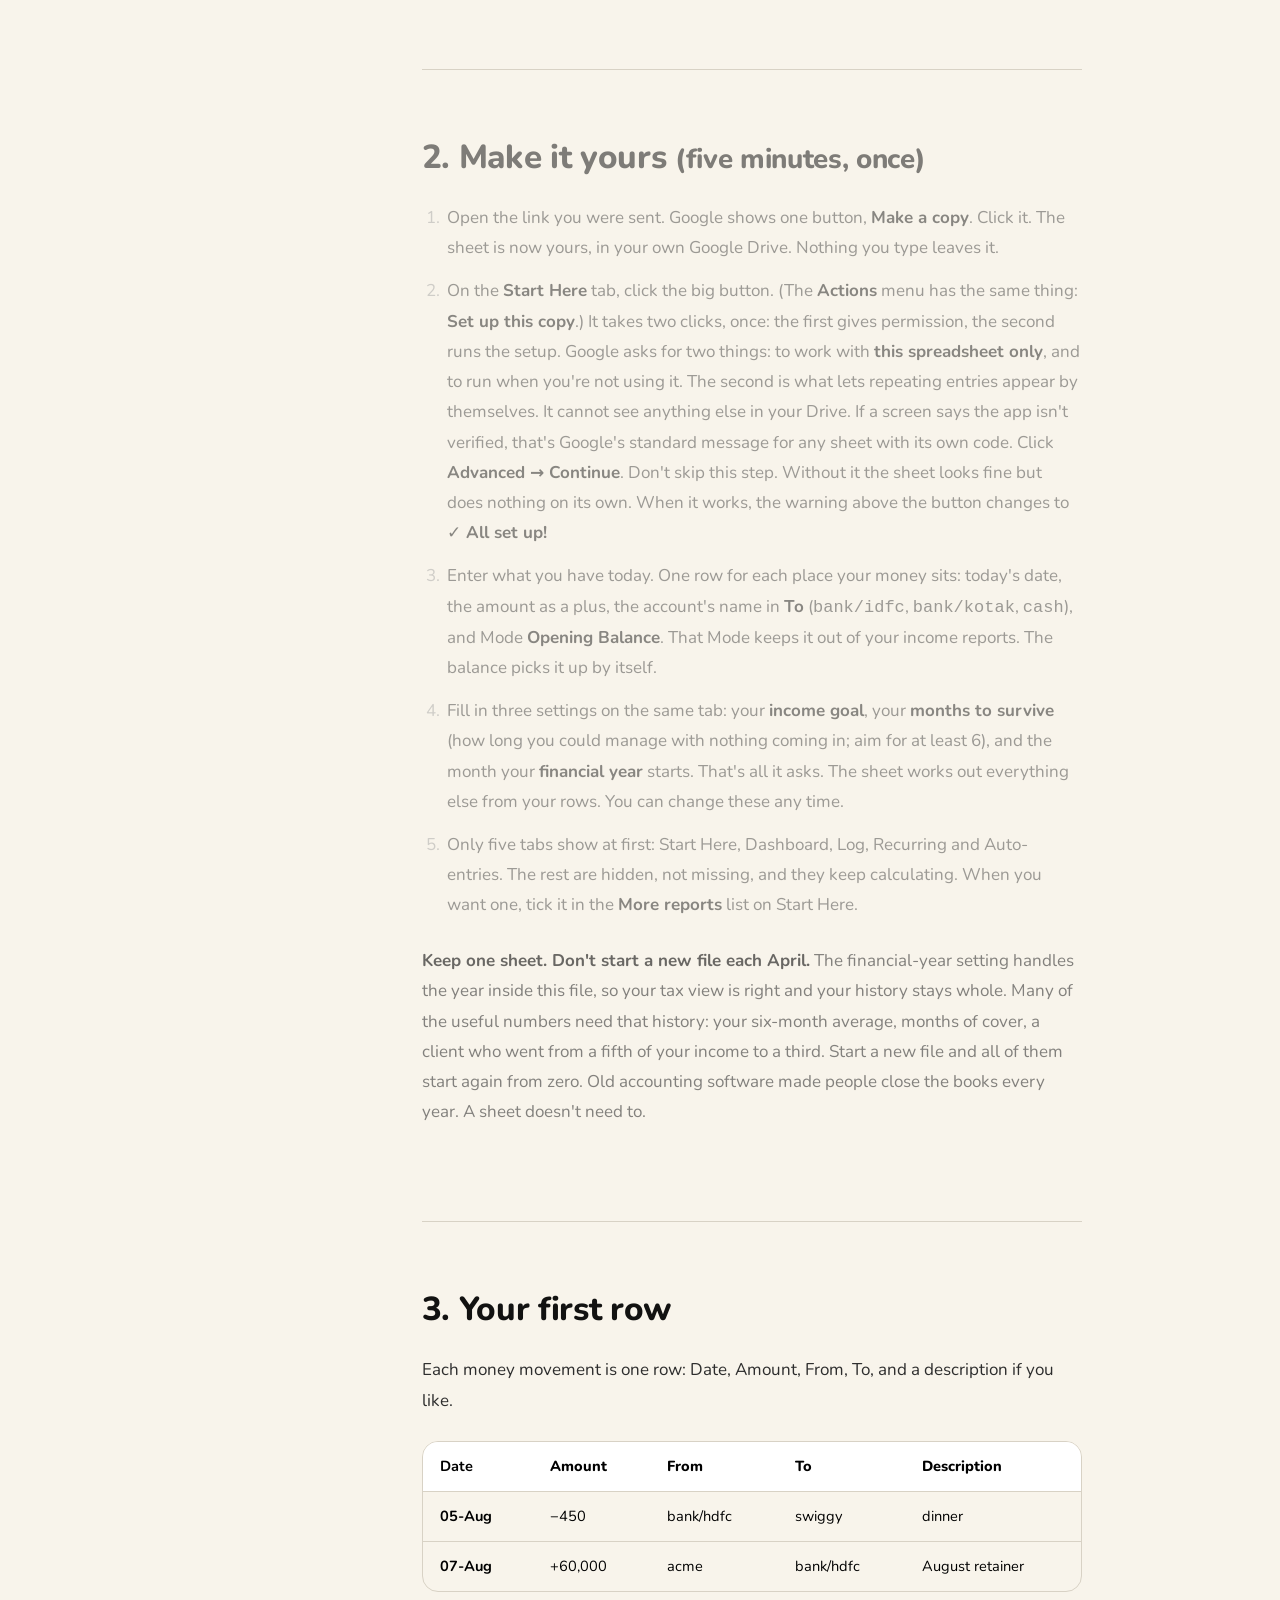
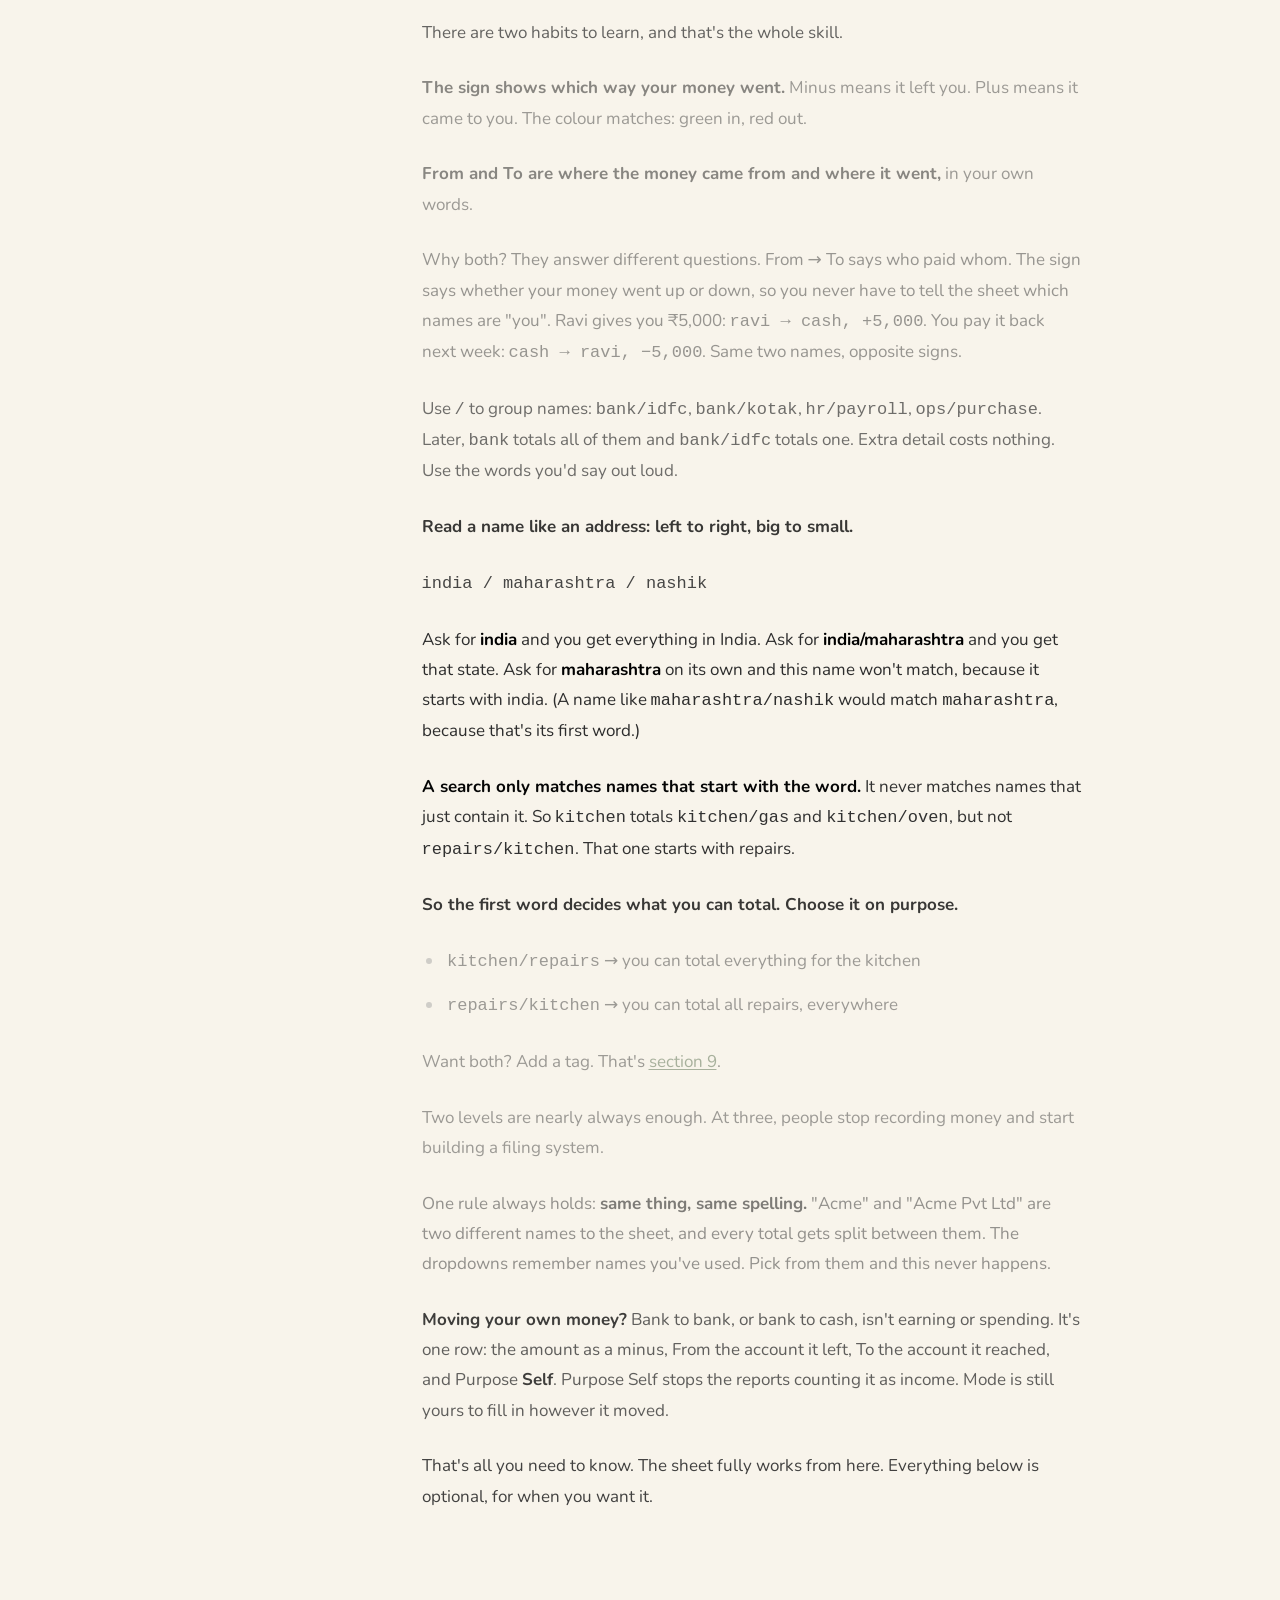
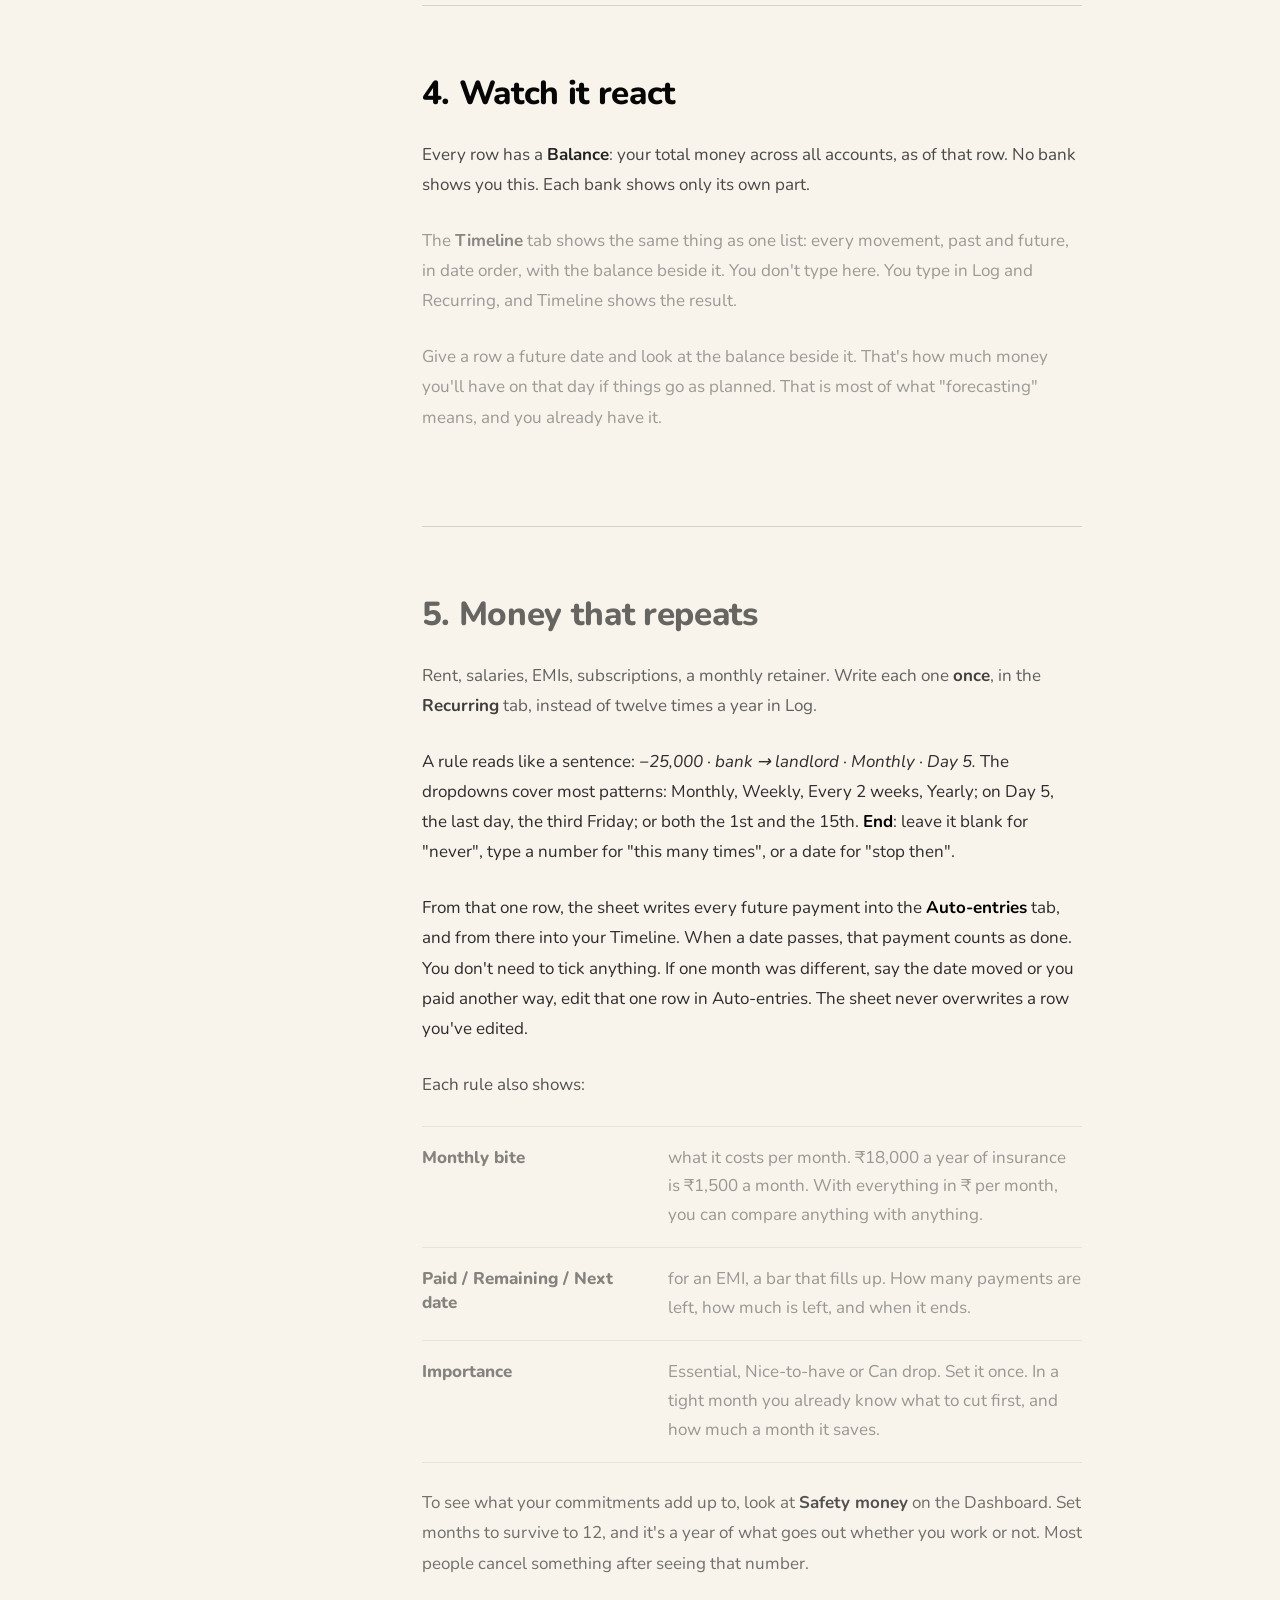
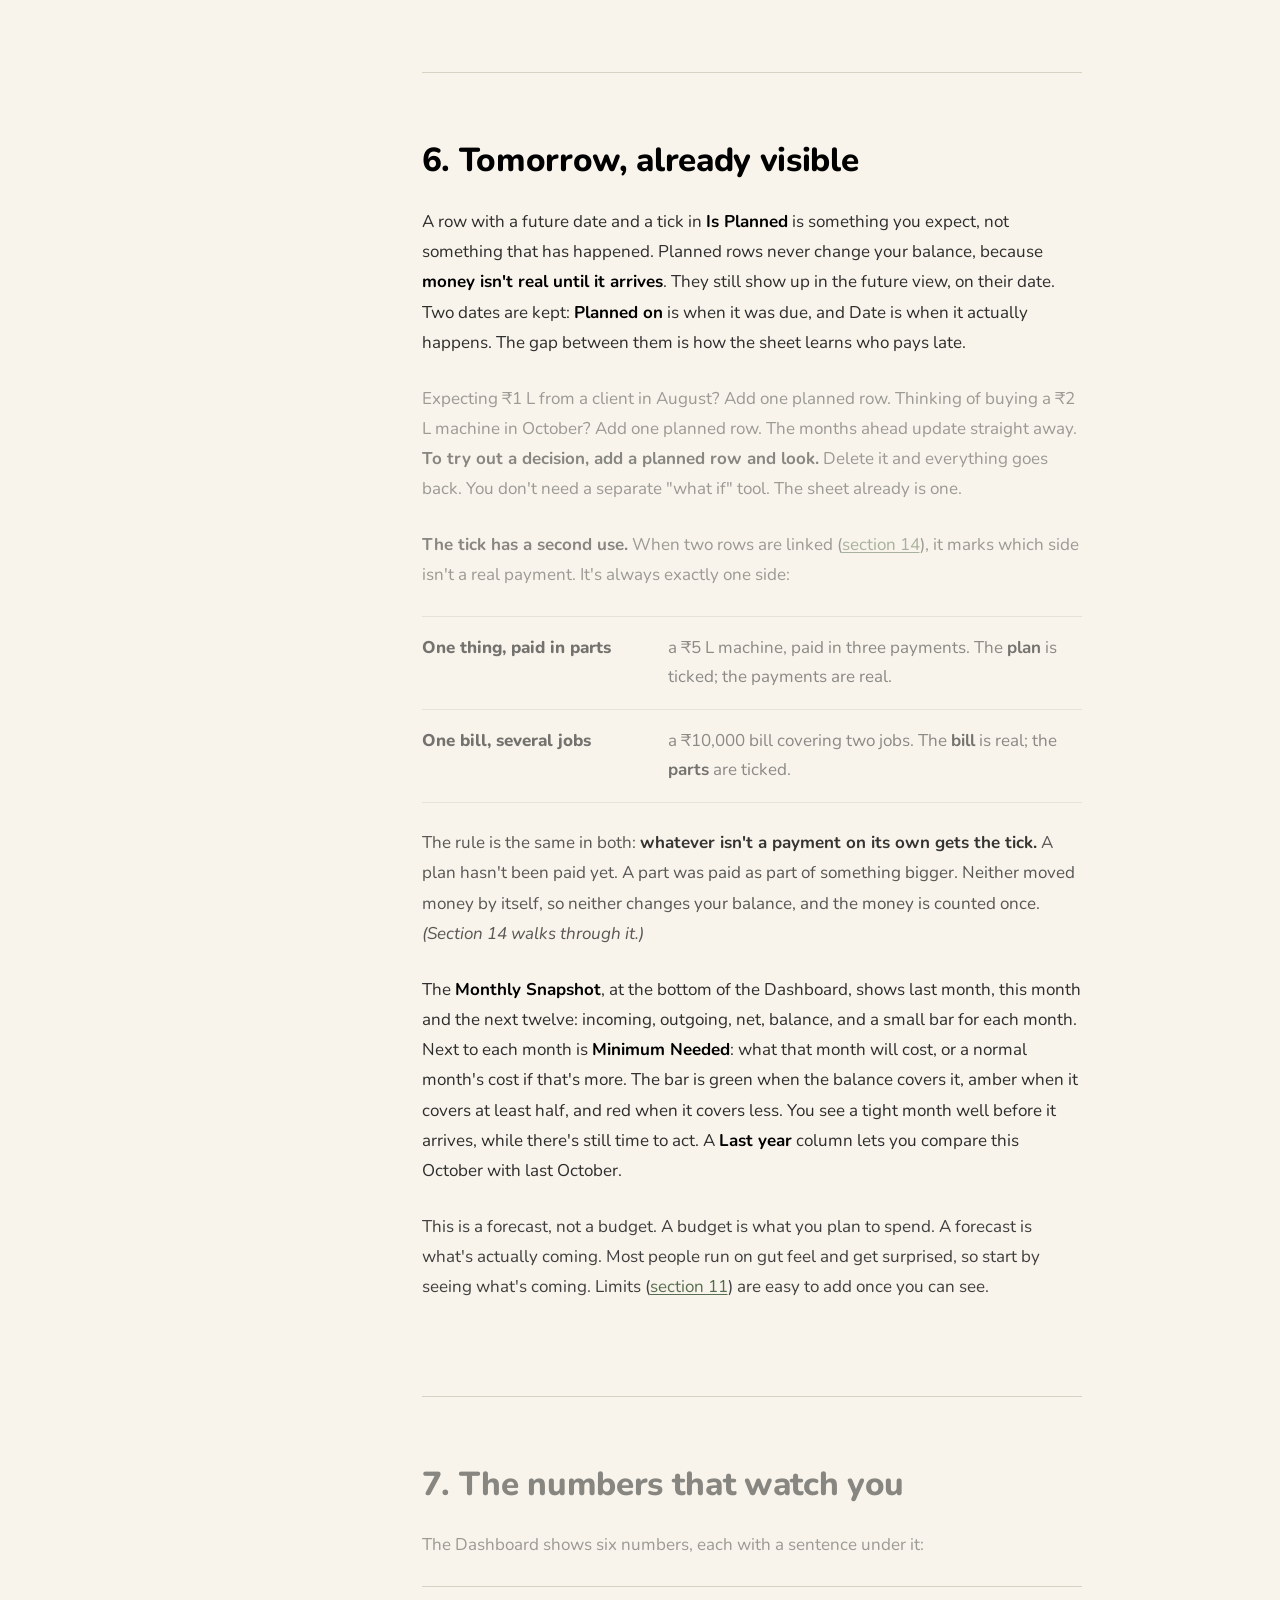
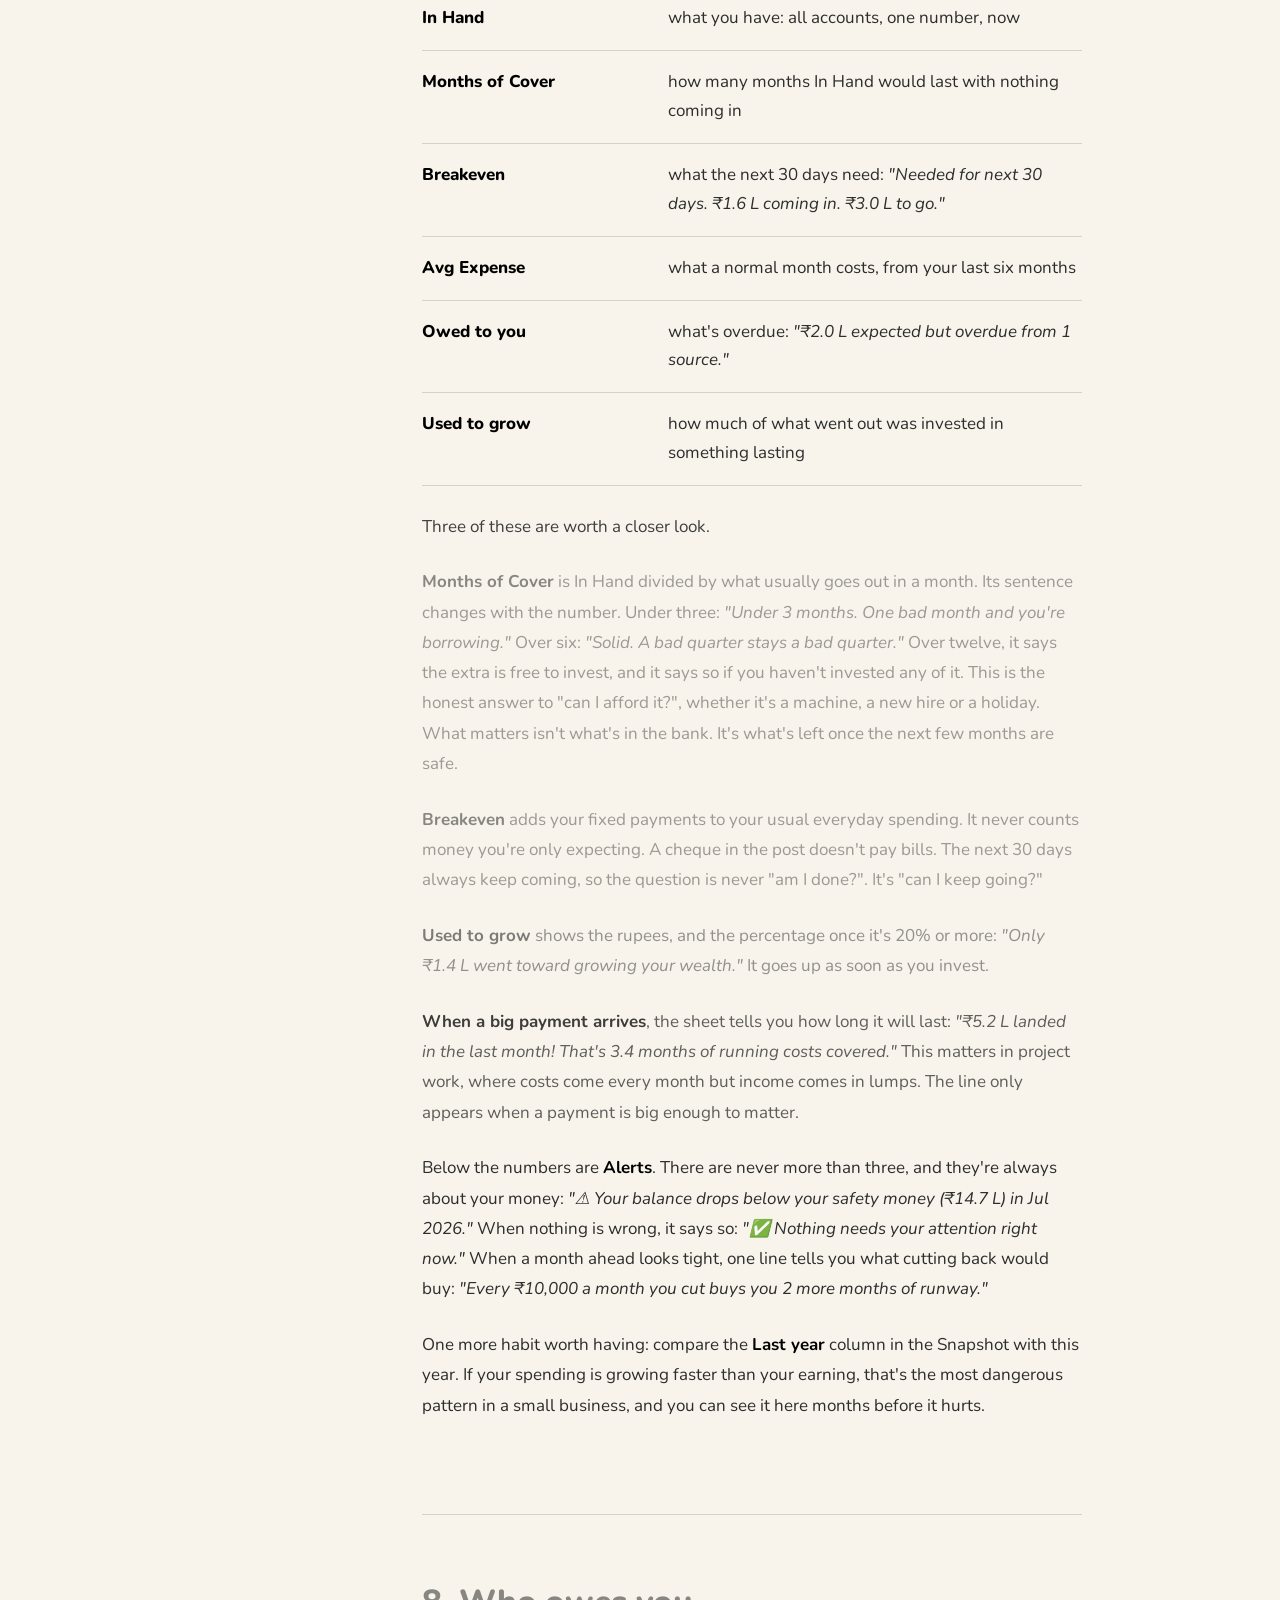
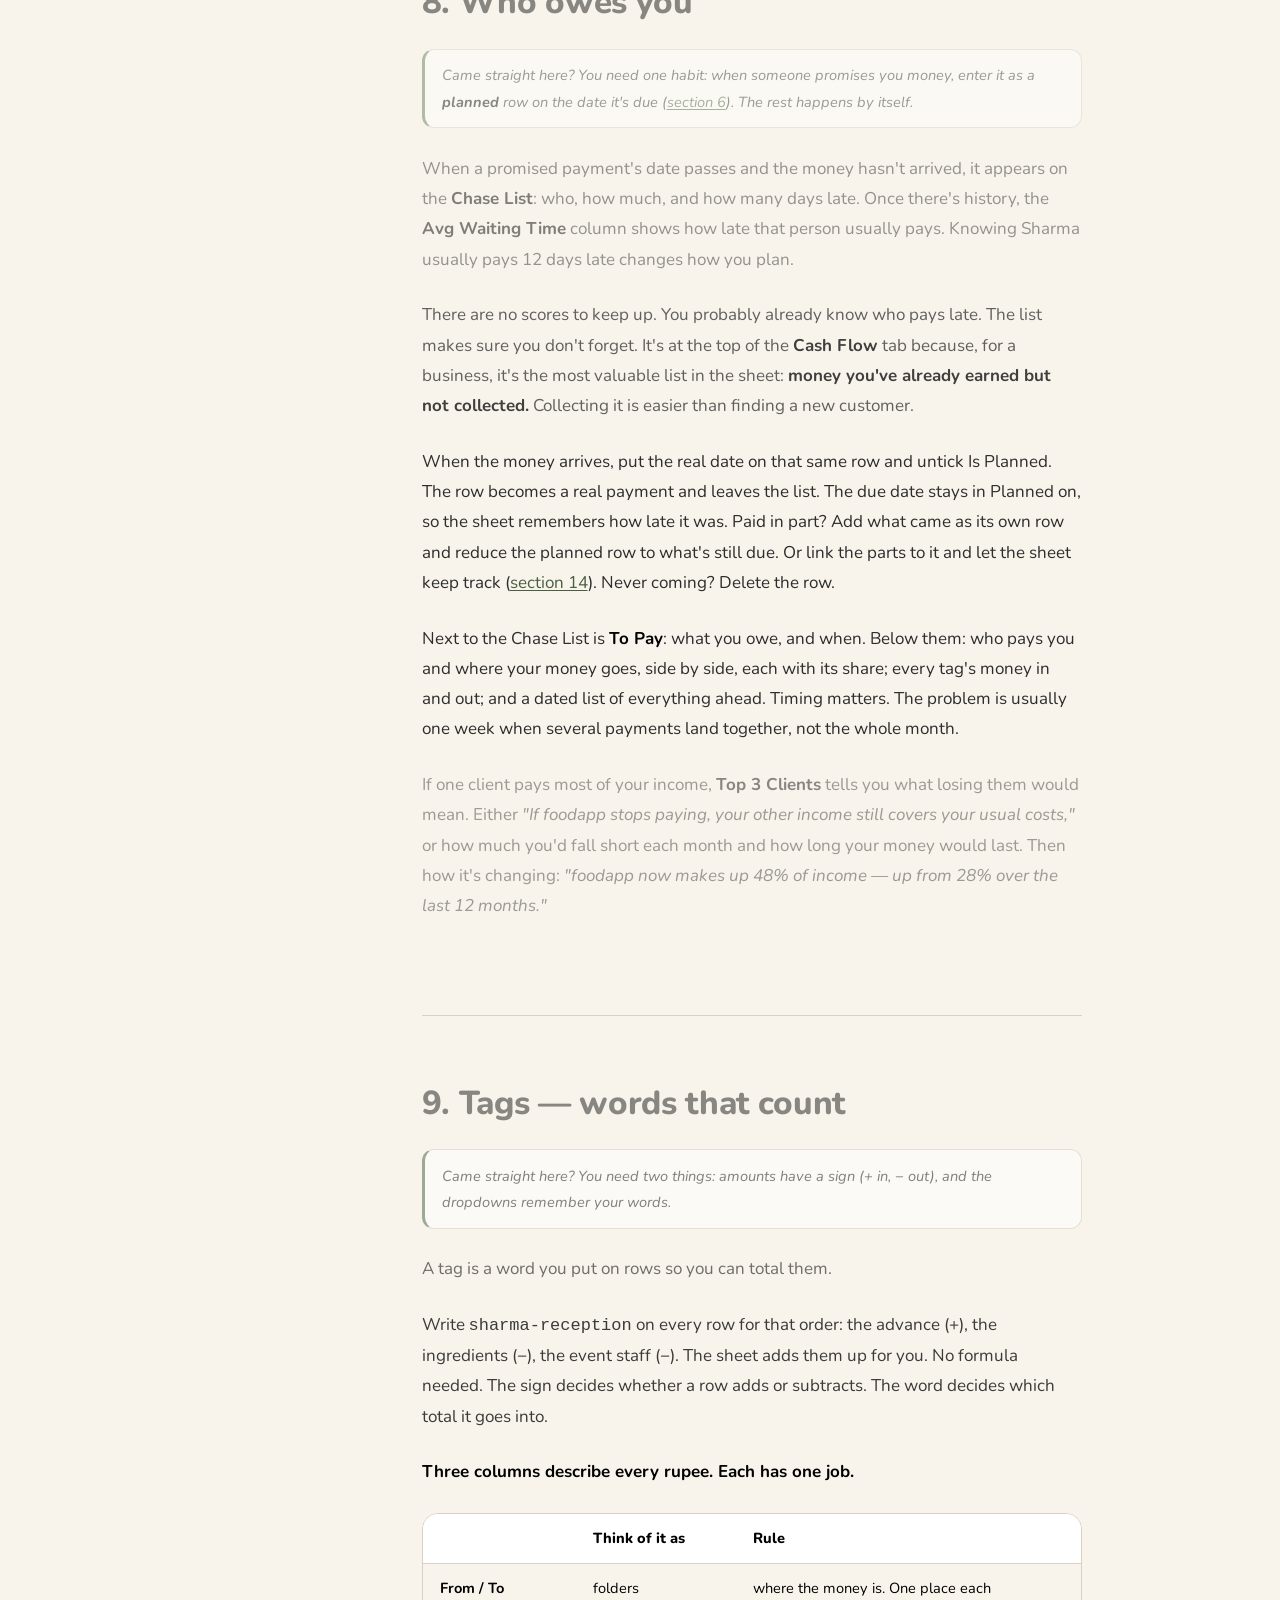
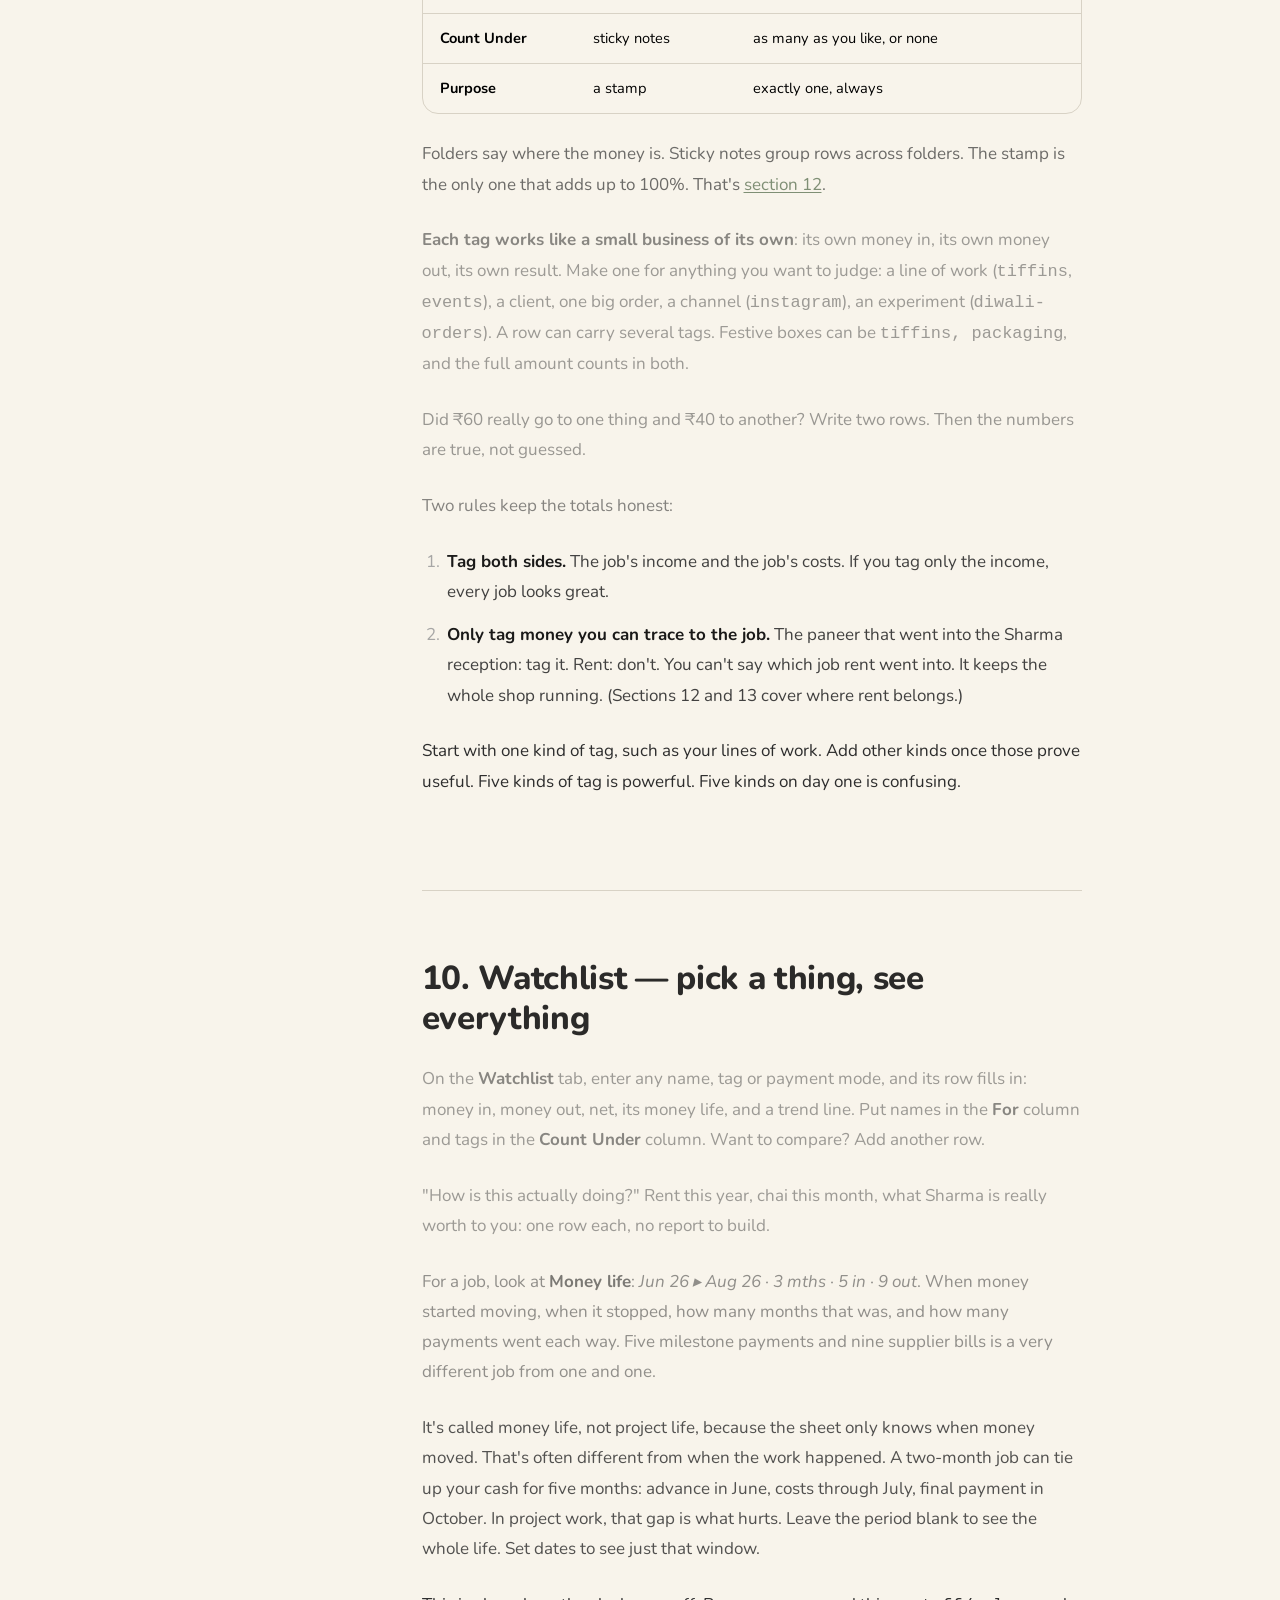
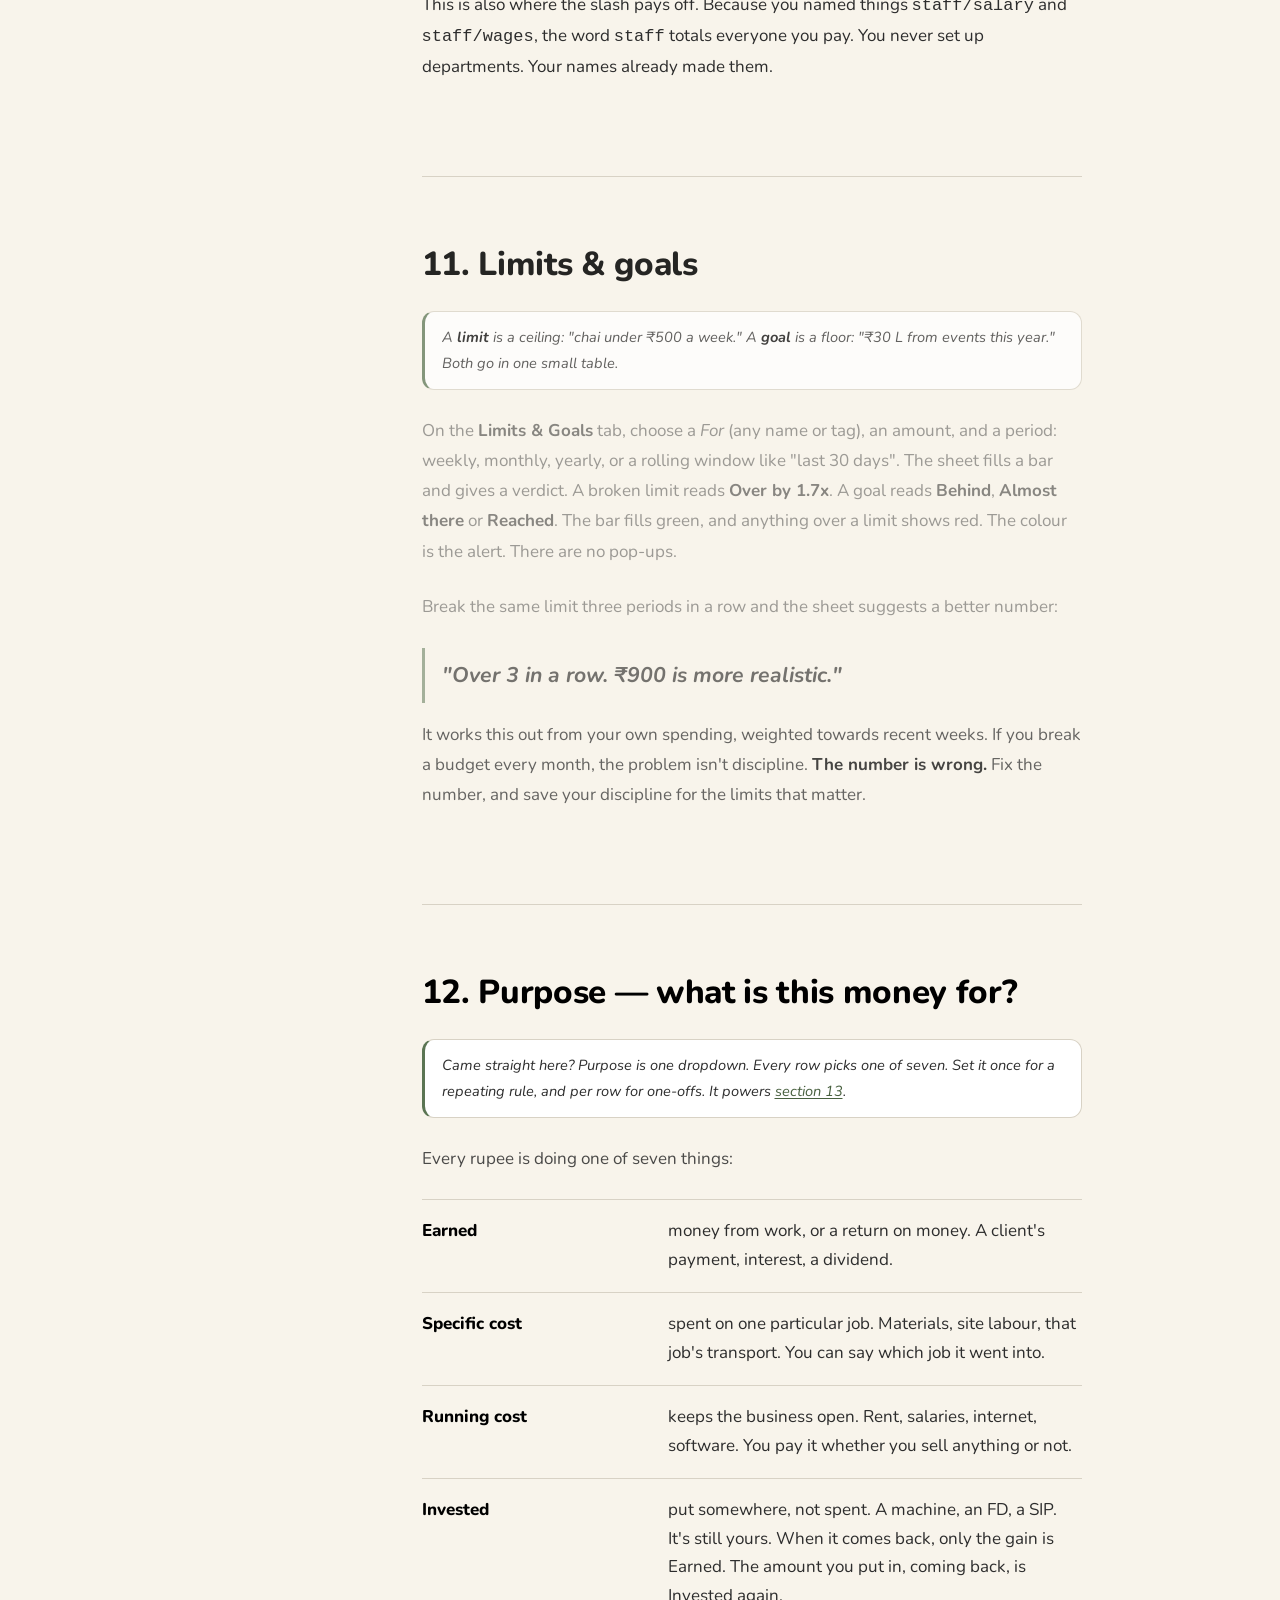
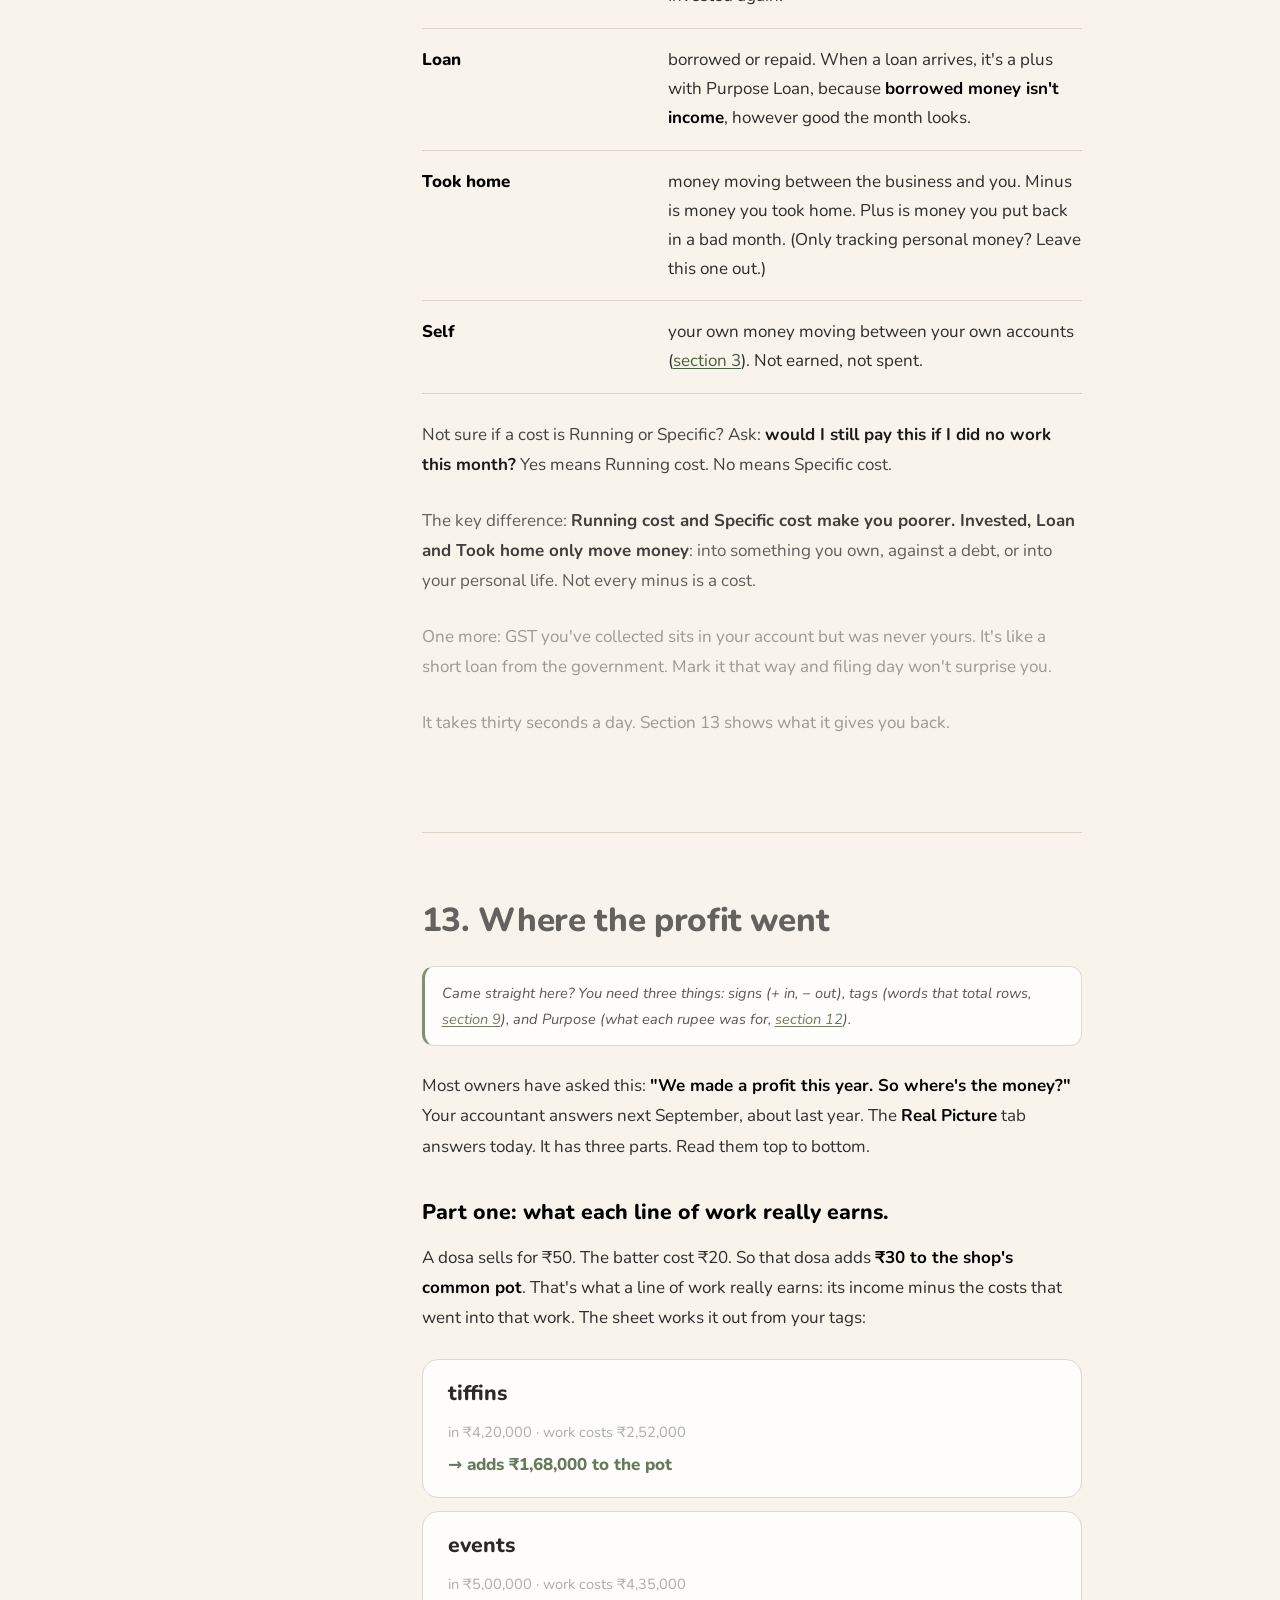
<file: docs/guide.html>
<!DOCTYPE html>
<html lang="en">
<head>
<meta charset="UTF-8" />
<meta name="viewport" content="width=device-width, initial-scale=1" />
<title>The Guide — Hisaab</title>
<meta name="description" content="Ten minutes to learn Hisaab. How to record money, see what's coming, use tags and Purpose, and find where the profit went." />
<link rel="canonical" href="https://hisaab.craftycrow.co/guide.html" />
<meta property="og:title" content="The Guide — Hisaab" />
<meta property="og:description" content="The full guide to Hisaab: recording your money, seeing what's coming, and understanding your cash." />
<meta property="og:type" content="article" />
<script>try{var t=localStorage.getItem("hisaab-theme");if(t)document.documentElement.setAttribute("data-theme",t);}catch(e){}</script>
<link rel="preconnect" href="https://fonts.googleapis.com" />
<link rel="preconnect" href="https://fonts.gstatic.com" crossorigin />
<link href="https://fonts.googleapis.com/css2?family=Nunito:wght@400;600;700;800;900&display=swap" rel="stylesheet" />
<link rel="icon" href="favicon.svg" type="image/svg+xml" />
<link rel="stylesheet" href="legal.css" />
<link rel="stylesheet" href="guide.css" />
</head>
<body>

<div class="progress" id="progress"></div>

<header class="topbar">
  <div class="wrap">
    <a href="index.html" class="brand">Hisaab <small>by CraftyCrow</small></a>
    <button class="iconbtn" id="theme" aria-label="Switch light and dark (press T)">
      <svg class="sun" viewBox="0 0 24 24"><circle cx="12" cy="12" r="4.2"/><path d="M12 2v2M12 20v2M2 12h2M20 12h2M5 5l1.4 1.4M17.6 17.6 19 19M19 5l-1.4 1.4M6.4 17.6 5 19"/></svg>
      <svg class="moon" viewBox="0 0 24 24"><path d="M20 14.5A8 8 0 1 1 9.5 4a6.3 6.3 0 0 0 10.5 10.5Z"/></svg>
    </button>
  </div>
</header>

<div class="glayout">

  <!-- table of contents: sidebar on desktop, slide-up sheet on phone -->
  <nav class="toc" id="toc" aria-label="Contents">
    <button class="iconbtn toc-close" id="tocClose" aria-label="Close contents">
      <svg viewBox="0 0 24 24" fill="none" stroke="currentColor" stroke-width="1.8" stroke-linecap="round"><path d="M6 6l12 12M18 6L6 18"/></svg>
    </button>
    <h2>The Guide</h2>
    <ol>
      <li><a href="#s1">What this is</a></li>
      <li><a href="#s2">Make it yours</a></li>
      <li><a href="#s3">Your first row</a></li>
      <li><a href="#s4">Watch it react</a></li>
      <li><a href="#s5">Money that repeats</a></li>
      <li><a href="#s6">Tomorrow, already visible</a></li>
      <li><a href="#s7">The numbers that watch you</a></li>
      <li><a href="#s8">Who owes you</a></li>
      <li><a href="#s9">Tags — words that count</a></li>
      <li><a href="#s10">Watchlist</a></li>
      <li><a href="#s11">Limits &amp; goals</a></li>
      <li><a href="#s12">Purpose</a></li>
      <li><a href="#s13">Where the profit went</a></li>
      <li><a href="#s14">Linked payments</a></li>
      <li><a href="#s15">When life happens</a></li>
      <li><a href="#s16">Small habits</a></li>
      <li><a href="#s17">Questions people ask</a></li>
      <li><a href="#s18">Where to next</a></li>
    </ol>
  </nav>

  <article class="gcontent">

    <h1>Hisaab — The Guide</h1>

    <p class="tagline">Ten minutes to read. After that, the sheet explains itself.</p>

    <p class="introlede">The first time, read it top to bottom. Each section builds on the one before. Coming back for one thing? Jump to it. Every section after the basics starts with the little you need to know.</p>

    <div class="aishare">
      <p><strong>Reading with an AI?</strong> Hand it the whole guide and it can walk you through your own money — setup, a tricky classification, reading a report.</p>
      <p><button class="aibtn" id="copyAI" type="button">
        <svg viewBox="0 0 24 24" width="16" height="16" fill="none" stroke="currentColor" stroke-width="2" stroke-linecap="round" stroke-linejoin="round"><rect x="9" y="9" width="11" height="11" rx="2"/><path d="M5 15V5a2 2 0 0 1 2-2h10"/></svg>
        Give this to your AI</button></p>
      <p class="aihint">…or point it at <button class="copyurl" id="copyURL" type="button" title="Click to copy">hisaab.craftycrow.co/guide.md</button></p>
    </div>

    <div class="video">
      <p><strong>Prefer to watch?</strong> The full walkthrough, 39 minutes: setting up, the Log, Recurring and the reports.</p>
      <div class="frame"><iframe id="walkthrough" src="https://www.youtube-nocookie.com/embed/3d36yVBrBws" title="Hisaab: full walkthrough" loading="lazy" allow="autoplay; encrypted-media; picture-in-picture; fullscreen" referrerpolicy="strict-origin-when-cross-origin" allowfullscreen></iframe></div>
      <details class="chapters"><summary>Chapters</summary>
        <ol>
          <li><a href="https://youtu.be/3d36yVBrBws?t=0" data-t="0"><span class="t">0:00</span> Set it up: two clicks</a></li>
          <li><a href="https://youtu.be/3d36yVBrBws?t=75" data-t="75"><span class="t">1:15</span> Why we built it as a spreadsheet</a></li>
          <li><a href="https://youtu.be/3d36yVBrBws?t=214" data-t="214"><span class="t">3:34</span> Start Here: three settings, and more reports</a></li>
          <li><a href="https://youtu.be/3d36yVBrBws?t=326" data-t="326"><span class="t">5:26</span> The Log: Date and Amount are all it needs</a></li>
          <li><a href="https://youtu.be/3d36yVBrBws?t=510" data-t="510"><span class="t">8:30</span> Two rows on the same day? Add a time</a></li>
          <li><a href="https://youtu.be/3d36yVBrBws?t=566" data-t="566"><span class="t">9:26</span> The Dashboard, on a sample business</a></li>
          <li><a href="https://youtu.be/3d36yVBrBws?t=649" data-t="649"><span class="t">10:49</span> The other columns: Count Under, Mode, Planned, Purpose</a></li>
          <li><a href="https://youtu.be/3d36yVBrBws?t=833" data-t="833"><span class="t">13:53</span> Watchlist: total anything by one word</a></li>
          <li><a href="https://youtu.be/3d36yVBrBws?t=965" data-t="965"><span class="t">16:05</span> Names with a slash: bank/idfc, bank/kotak</a></li>
          <li><a href="https://youtu.be/3d36yVBrBws?t=1143" data-t="1143"><span class="t">19:03</span> Mode works the same way</a></li>
          <li><a href="https://youtu.be/3d36yVBrBws?t=1216" data-t="1216"><span class="t">20:16</span> One sheet for the whole family</a></li>
          <li><a href="https://youtu.be/3d36yVBrBws?t=1288" data-t="1288"><span class="t">21:28</span> Let your AI type the rows</a></li>
          <li><a href="https://youtu.be/3d36yVBrBws?t=1303" data-t="1303"><span class="t">21:43</span> Recurring: type it once</a></li>
          <li><a href="https://youtu.be/3d36yVBrBws?t=1835" data-t="1835"><span class="t">30:35</span> EMIs: what's paid, what's left</a></li>
          <li><a href="https://youtu.be/3d36yVBrBws?t=1993" data-t="1993"><span class="t">33:13</span> Cash Flow: what's coming and going</a></li>
          <li><a href="https://youtu.be/3d36yVBrBws?t=2154" data-t="2154"><span class="t">35:54</span> Real Picture: where the profit went</a></li>
        </ol>
      </details>
    </div>

    <section id="s1">
      <h2>1. What this is</h2>
      <p>Hisaab shows you where your money stands. It is not a budget. Nobody here will tell you to stop buying chai.</p>
      <p>You write money down as it moves: in, out, and expected. The sheet turns those rows into answers to two questions:</p>
      <p class="big">Do I have enough right now? Is enough coming in on time?</p>
      <p>Most money worry, at home or in a business, comes from not knowing one of these. You do the writing. The sheet does the maths, remembers what's due, and warns you early.</p>
    </section>

    <section id="s2">
      <h2>2. Make it yours <small>(five minutes, once)</small></h2>
      <ol>
        <li>Open the link you were sent. Google shows one button, <strong>Make a copy</strong>. Click it. The sheet is now yours, in your own Google Drive. Nothing you type leaves it.</li>
        <li>On the <strong>Start Here</strong> tab, click the big button. (The <strong>Actions</strong> menu has the same thing: <strong>Set up this copy</strong>.) It takes two clicks, once: the first gives permission, the second runs the setup. Google asks for two things: to work with <strong>this spreadsheet only</strong>, and to run when you're not using it. The second is what lets repeating entries appear by themselves. It cannot see anything else in your Drive. If a screen says the app isn't verified, that's Google's standard message for any sheet with its own code. Click <strong>Advanced → Continue</strong>. Don't skip this step. Without it the sheet looks fine but does nothing on its own. When it works, the warning above the button changes to <strong>✓ All set up!</strong></li>
        <li>Enter what you have today. One row for each place your money sits: today's date, the amount as a plus, the account's name in <strong>To</strong> (<code>bank/idfc</code>, <code>bank/kotak</code>, <code>cash</code>), and Mode <strong>Opening Balance</strong>. That Mode keeps it out of your income reports. The balance picks it up by itself.</li>
        <li>Fill in three settings on the same tab: your <strong>income goal</strong>, your <strong>months to survive</strong> (how long you could manage with nothing coming in; aim for at least 6), and the month your <strong>financial year</strong> starts. That's all it asks. The sheet works out everything else from your rows. You can change these any time.</li>
        <li>Only five tabs show at first: Start Here, Dashboard, Log, Recurring and Auto-entries. The rest are hidden, not missing, and they keep calculating. When you want one, tick it in the <strong>More reports</strong> list on Start Here.</li>
      </ol>
      <p><strong>Keep one sheet. Don't start a new file each April.</strong> The financial-year setting handles the year inside this file, so your tax view is right and your history stays whole. Many of the useful numbers need that history: your six-month average, months of cover, a client who went from a fifth of your income to a third. Start a new file and all of them start again from zero. Old accounting software made people close the books every year. A sheet doesn't need to.</p>
    </section>

    <section id="s3">
      <h2>3. Your first row</h2>
      <p>Each money movement is one row: Date, Amount, From, To, and a description if you like.</p>
      <div class="scroll"><table>
        <thead><tr><th>Date</th><th>Amount</th><th>From</th><th>To</th><th>Description</th></tr></thead>
        <tbody>
          <tr><td>05-Aug</td><td>−450</td><td>bank/hdfc</td><td>swiggy</td><td>dinner</td></tr>
          <tr><td>07-Aug</td><td>+60,000</td><td>acme</td><td>bank/hdfc</td><td>August retainer</td></tr>
        </tbody>
      </table></div>
      <p>There are two habits to learn, and that's the whole skill.</p>
      <p><strong>The sign shows which way your money went.</strong> Minus means it left you. Plus means it came to you. The colour matches: green in, red out.</p>
      <p><strong>From and To are where the money came from and where it went,</strong> in your own words.</p>
      <p>Why both? They answer different questions. From → To says who paid whom. The sign says whether your money went up or down, so you never have to tell the sheet which names are "you". Ravi gives you ₹5,000: <code>ravi → cash, +5,000</code>. You pay it back next week: <code>cash → ravi, −5,000</code>. Same two names, opposite signs.</p>
      <p>Use <code>/</code> to group names: <code>bank/idfc</code>, <code>bank/kotak</code>, <code>hr/payroll</code>, <code>ops/purchase</code>. Later, <code>bank</code> totals all of them and <code>bank/idfc</code> totals one. Extra detail costs nothing. Use the words you'd say out loud.</p>
      <p><strong>Read a name like an address: left to right, big to small.</strong></p>
      <p><code>india / maharashtra / nashik</code></p>
      <p>Ask for <strong>india</strong> and you get everything in India. Ask for <strong>india/maharashtra</strong> and you get that state. Ask for <strong>maharashtra</strong> on its own and this name won't match, because it starts with india. (A name like <code>maharashtra/nashik</code> would match <code>maharashtra</code>, because that's its first word.)</p>
      <p><strong>A search only matches names that start with the word.</strong> It never matches names that just contain it. So <code>kitchen</code> totals <code>kitchen/gas</code> and <code>kitchen/oven</code>, but not <code>repairs/kitchen</code>. That one starts with repairs.</p>
      <p><strong>So the first word decides what you can total. Choose it on purpose.</strong></p>
      <ul>
        <li><code>kitchen/repairs</code> → you can total everything for the kitchen</li>
        <li><code>repairs/kitchen</code> → you can total all repairs, everywhere</li>
      </ul>
      <p>Want both? Add a tag. That's <a href="#s9">section 9</a>.</p>
      <p>Two levels are nearly always enough. At three, people stop recording money and start building a filing system.</p>
      <p>One rule always holds: <strong>same thing, same spelling.</strong> "Acme" and "Acme Pvt Ltd" are two different names to the sheet, and every total gets split between them. The dropdowns remember names you've used. Pick from them and this never happens.</p>
      <p><strong>Moving your own money?</strong> Bank to bank, or bank to cash, isn't earning or spending. It's one row: the amount as a minus, From the account it left, To the account it reached, and Purpose <strong>Self</strong>. Purpose Self stops the reports counting it as income. Mode is still yours to fill in however it moved.</p>
      <p>That's all you need to know. The sheet fully works from here. Everything below is optional, for when you want it.</p>
    </section>

    <section id="s4">
      <h2>4. Watch it react</h2>
      <p>Every row has a <strong>Balance</strong>: your total money across all accounts, as of that row. No bank shows you this. Each bank shows only its own part.</p>
      <p>The <strong>Timeline</strong> tab shows the same thing as one list: every movement, past and future, in date order, with the balance beside it. You don't type here. You type in Log and Recurring, and Timeline shows the result.</p>
      <p>Give a row a future date and look at the balance beside it. That's how much money you'll have on that day if things go as planned. That is most of what "forecasting" means, and you already have it.</p>
    </section>

    <section id="s5">
      <h2>5. Money that repeats</h2>
      <p>Rent, salaries, EMIs, subscriptions, a monthly retainer. Write each one <strong>once</strong>, in the <strong>Recurring</strong> tab, instead of twelve times a year in Log.</p>
      <p>A rule reads like a sentence: <em>−25,000 · bank → landlord · Monthly · Day 5.</em> The dropdowns cover most patterns: Monthly, Weekly, Every 2 weeks, Yearly; on Day 5, the last day, the third Friday; or both the 1st and the 15th. <strong>End</strong>: leave it blank for "never", type a number for "this many times", or a date for "stop then".</p>
      <p>From that one row, the sheet writes every future payment into the <strong>Auto-entries</strong> tab, and from there into your Timeline. When a date passes, that payment counts as done. You don't need to tick anything. If one month was different, say the date moved or you paid another way, edit that one row in Auto-entries. The sheet never overwrites a row you've edited.</p>
      <p>Each rule also shows:</p>
      <dl class="deflist">
        <div><dt>Monthly bite</dt><dd>what it costs per month. ₹18,000 a year of insurance is ₹1,500 a month. With everything in ₹ per month, you can compare anything with anything.</dd></div>
        <div><dt>Paid / Remaining / Next date</dt><dd>for an EMI, a bar that fills up. How many payments are left, how much is left, and when it ends.</dd></div>
        <div><dt>Importance</dt><dd>Essential, Nice-to-have or Can drop. Set it once. In a tight month you already know what to cut first, and how much a month it saves.</dd></div>
      </dl>
      <p>To see what your commitments add up to, look at <strong>Safety money</strong> on the Dashboard. Set months to survive to 12, and it's a year of what goes out whether you work or not. Most people cancel something after seeing that number.</p>
    </section>

    <section id="s6">
      <h2>6. Tomorrow, already visible</h2>
      <p>A row with a future date and a tick in <strong>Is Planned</strong> is something you expect, not something that has happened. Planned rows never change your balance, because <strong>money isn't real until it arrives</strong>. They still show up in the future view, on their date. Two dates are kept: <strong>Planned on</strong> is when it was due, and Date is when it actually happens. The gap between them is how the sheet learns who pays late.</p>
      <p>Expecting ₹1 L from a client in August? Add one planned row. Thinking of buying a ₹2 L machine in October? Add one planned row. The months ahead update straight away. <strong>To try out a decision, add a planned row and look.</strong> Delete it and everything goes back. You don't need a separate "what if" tool. The sheet already is one.</p>
      <p><strong>The tick has a second use.</strong> When two rows are linked (<a href="#s14">section 14</a>), it marks which side isn't a real payment. It's always exactly one side:</p>
      <dl class="deflist">
        <div><dt>One thing, paid in parts</dt><dd>a ₹5 L machine, paid in three payments. The <strong>plan</strong> is ticked; the payments are real.</dd></div>
        <div><dt>One bill, several jobs</dt><dd>a ₹10,000 bill covering two jobs. The <strong>bill</strong> is real; the <strong>parts</strong> are ticked.</dd></div>
      </dl>
      <p>The rule is the same in both: <strong>whatever isn't a payment on its own gets the tick.</strong> A plan hasn't been paid yet. A part was paid as part of something bigger. Neither moved money by itself, so neither changes your balance, and the money is counted once. <em>(Section 14 walks through it.)</em></p>
      <p>The <strong>Monthly Snapshot</strong>, at the bottom of the Dashboard, shows last month, this month and the next twelve: incoming, outgoing, net, balance, and a small bar for each month. Next to each month is <strong>Minimum Needed</strong>: what that month will cost, or a normal month's cost if that's more. The bar is green when the balance covers it, amber when it covers at least half, and red when it covers less. You see a tight month well before it arrives, while there's still time to act. A <strong>Last year</strong> column lets you compare this October with last October.</p>
      <p>This is a forecast, not a budget. A budget is what you plan to spend. A forecast is what's actually coming. Most people run on gut feel and get surprised, so start by seeing what's coming. Limits (<a href="#s11">section 11</a>) are easy to add once you can see.</p>
    </section>

    <section id="s7">
      <h2>7. The numbers that watch you</h2>
      <p>The Dashboard shows six numbers, each with a sentence under it:</p>
      <dl class="deflist">
        <div><dt>In Hand</dt><dd>what you have: all accounts, one number, now</dd></div>
        <div><dt>Months of Cover</dt><dd>how many months In Hand would last with nothing coming in</dd></div>
        <div><dt>Breakeven</dt><dd>what the next 30 days need: <em>"Needed for next 30 days. ₹1.6 L coming in. ₹3.0 L to go."</em></dd></div>
        <div><dt>Avg Expense</dt><dd>what a normal month costs, from your last six months</dd></div>
        <div><dt>Owed to you</dt><dd>what's overdue: <em>"₹2.0 L expected but overdue from 1 source."</em></dd></div>
        <div><dt>Used to grow</dt><dd>how much of what went out was invested in something lasting</dd></div>
      </dl>
      <p>Three of these are worth a closer look.</p>
      <p><strong>Months of Cover</strong> is In Hand divided by what usually goes out in a month. Its sentence changes with the number. Under three: <em>"Under 3 months. One bad month and you're borrowing."</em> Over six: <em>"Solid. A bad quarter stays a bad quarter."</em> Over twelve, it says the extra is free to invest, and it says so if you haven't invested any of it. This is the honest answer to "can I afford it?", whether it's a machine, a new hire or a holiday. What matters isn't what's in the bank. It's what's left once the next few months are safe.</p>
      <p><strong>Breakeven</strong> adds your fixed payments to your usual everyday spending. It never counts money you're only expecting. A cheque in the post doesn't pay bills. The next 30 days always keep coming, so the question is never "am I done?". It's "can I keep going?"</p>
      <p><strong>Used to grow</strong> shows the rupees, and the percentage once it's 20% or more: <em>"Only ₹1.4 L went toward growing your wealth."</em> It goes up as soon as you invest.</p>
      <p><strong>When a big payment arrives</strong>, the sheet tells you how long it will last: <em>"₹5.2 L landed in the last month! That's 3.4 months of running costs covered."</em> This matters in project work, where costs come every month but income comes in lumps. The line only appears when a payment is big enough to matter.</p>
      <p>Below the numbers are <strong>Alerts</strong>. There are never more than three, and they're always about your money: <em>"⚠ Your balance drops below your safety money (₹14.7 L) in Jul 2026."</em> When nothing is wrong, it says so: <em>"✅ Nothing needs your attention right now."</em> When a month ahead looks tight, one line tells you what cutting back would buy: <em>"Every ₹10,000 a month you cut buys you 2 more months of runway."</em></p>
      <p>One more habit worth having: compare the <strong>Last year</strong> column in the Snapshot with this year. If your spending is growing faster than your earning, that's the most dangerous pattern in a small business, and you can see it here months before it hurts.</p>
    </section>

    <section id="s8">
      <h2>8. Who owes you</h2>
      <div class="jump"><p><em>Came straight here? You need one habit: when someone promises you money, enter it as a <strong>planned</strong> row on the date it's due (<a href="#s6">section 6</a>). The rest happens by itself.</em></p></div>
      <p>When a promised payment's date passes and the money hasn't arrived, it appears on the <strong>Chase List</strong>: who, how much, and how many days late. Once there's history, the <strong>Avg Waiting Time</strong> column shows how late that person usually pays. Knowing Sharma usually pays 12 days late changes how you plan.</p>
      <p>There are no scores to keep up. You probably already know who pays late. The list makes sure you don't forget. It's at the top of the <strong>Cash Flow</strong> tab because, for a business, it's the most valuable list in the sheet: <strong>money you've already earned but not collected.</strong> Collecting it is easier than finding a new customer.</p>
      <p>When the money arrives, put the real date on that same row and untick Is Planned. The row becomes a real payment and leaves the list. The due date stays in Planned on, so the sheet remembers how late it was. Paid in part? Add what came as its own row and reduce the planned row to what's still due. Or link the parts to it and let the sheet keep track (<a href="#s14">section 14</a>). Never coming? Delete the row.</p>
      <p>Next to the Chase List is <strong>To Pay</strong>: what you owe, and when. Below them: who pays you and where your money goes, side by side, each with its share; every tag's money in and out; and a dated list of everything ahead. Timing matters. The problem is usually one week when several payments land together, not the whole month.</p>
      <p>If one client pays most of your income, <strong>Top 3 Clients</strong> tells you what losing them would mean. Either <em>"If foodapp stops paying, your other income still covers your usual costs,"</em> or how much you'd fall short each month and how long your money would last. Then how it's changing: <em>"foodapp now makes up 48% of income — up from 28% over the last 12 months."</em></p>
    </section>

    <section id="s9">
      <h2>9. Tags — words that count</h2>
      <div class="jump"><p><em>Came straight here? You need two things: amounts have a sign (+ in, − out), and the dropdowns remember your words.</em></p></div>
      <p>A tag is a word you put on rows so you can total them.</p>
      <p>Write <code>sharma-reception</code> on every row for that order: the advance (+), the ingredients (−), the event staff (−). The sheet adds them up for you. No formula needed. The sign decides whether a row adds or subtracts. The word decides which total it goes into.</p>
      <p><strong>Three columns describe every rupee. Each has one job.</strong></p>
      <div class="scroll"><table>
        <thead><tr><th></th><th>Think of it as</th><th>Rule</th></tr></thead>
        <tbody>
          <tr><td><strong>From / To</strong></td><td>folders</td><td>where the money is. One place each</td></tr>
          <tr><td><strong>Count Under</strong></td><td>sticky notes</td><td>as many as you like, or none</td></tr>
          <tr><td><strong>Purpose</strong></td><td>a stamp</td><td>exactly one, always</td></tr>
        </tbody>
      </table></div>
      <p>Folders say where the money is. Sticky notes group rows across folders. The stamp is the only one that adds up to 100%. That's <a href="#s12">section 12</a>.</p>
      <p><strong>Each tag works like a small business of its own</strong>: its own money in, its own money out, its own result. Make one for anything you want to judge: a line of work (<code>tiffins</code>, <code>events</code>), a client, one big order, a channel (<code>instagram</code>), an experiment (<code>diwali-orders</code>). A row can carry several tags. Festive boxes can be <code>tiffins, packaging</code>, and the full amount counts in both.</p>
      <p>Did ₹60 really go to one thing and ₹40 to another? Write two rows. Then the numbers are true, not guessed.</p>
      <p>Two rules keep the totals honest:</p>
      <ol>
        <li><strong>Tag both sides.</strong> The job's income and the job's costs. If you tag only the income, every job looks great.</li>
        <li><strong>Only tag money you can trace to the job.</strong> The paneer that went into the Sharma reception: tag it. Rent: don't. You can't say which job rent went into. It keeps the whole shop running. (Sections 12 and 13 cover where rent belongs.)</li>
      </ol>
      <p>Start with one kind of tag, such as your lines of work. Add other kinds once those prove useful. Five kinds of tag is powerful. Five kinds on day one is confusing.</p>
    </section>

    <section id="s10">
      <h2>10. Watchlist — pick a thing, see everything</h2>
      <p>On the <strong>Watchlist</strong> tab, enter any name, tag or payment mode, and its row fills in: money in, money out, net, its money life, and a trend line. Put names in the <strong>For</strong> column and tags in the <strong>Count Under</strong> column. Want to compare? Add another row.</p>
      <p>"How is this actually doing?" Rent this year, chai this month, what Sharma is really worth to you: one row each, no report to build.</p>
      <p>For a job, look at <strong>Money life</strong>: <em>Jun 26 ▸ Aug 26 · 3 mths · 5 in · 9 out</em>. When money started moving, when it stopped, how many months that was, and how many payments went each way. Five milestone payments and nine supplier bills is a very different job from one and one.</p>
      <p>It's called money life, not project life, because the sheet only knows when money moved. That's often different from when the work happened. A two-month job can tie up your cash for five months: advance in June, costs through July, final payment in October. In project work, that gap is what hurts. Leave the period blank to see the whole life. Set dates to see just that window.</p>
      <p>This is also where the slash pays off. Because you named things <code>staff/salary</code> and <code>staff/wages</code>, the word <code>staff</code> totals everyone you pay. You never set up departments. Your names already made them.</p>
    </section>

    <section id="s11">
      <h2>11. Limits &amp; goals</h2>
      <div class="jump"><p><em>A <strong>limit</strong> is a ceiling: "chai under ₹500 a week." A <strong>goal</strong> is a floor: "₹30 L from events this year." Both go in one small table.</em></p></div>
      <p>On the <strong>Limits &amp; Goals</strong> tab, choose a <em>For</em> (any name or tag), an amount, and a period: weekly, monthly, yearly, or a rolling window like "last 30 days". The sheet fills a bar and gives a verdict. A broken limit reads <strong>Over by 1.7x</strong>. A goal reads <strong>Behind</strong>, <strong>Almost there</strong> or <strong>Reached</strong>. The bar fills green, and anything over a limit shows red. The colour is the alert. There are no pop-ups.</p>
      <p>Break the same limit three periods in a row and the sheet suggests a better number:</p>
      <blockquote class="say"><p>"Over 3 in a row. ₹900 is more realistic."</p></blockquote>
      <p>It works this out from your own spending, weighted towards recent weeks. If you break a budget every month, the problem isn't discipline. <strong>The number is wrong.</strong> Fix the number, and save your discipline for the limits that matter.</p>
    </section>

    <section id="s12">
      <h2>12. Purpose — what is this money for?</h2>
      <div class="jump"><p><em>Came straight here? Purpose is one dropdown. Every row picks one of seven. Set it once for a repeating rule, and per row for one-offs. It powers <a href="#s13">section 13</a>.</em></p></div>
      <p>Every rupee is doing one of seven things:</p>
      <dl class="deflist">
        <div><dt>Earned</dt><dd>money from work, or a return on money. A client's payment, interest, a dividend.</dd></div>
        <div><dt>Specific cost</dt><dd>spent on one particular job. Materials, site labour, that job's transport. You can say which job it went into.</dd></div>
        <div><dt>Running cost</dt><dd>keeps the business open. Rent, salaries, internet, software. You pay it whether you sell anything or not.</dd></div>
        <div><dt>Invested</dt><dd>put somewhere, not spent. A machine, an FD, a SIP. It's still yours. When it comes back, only the gain is Earned. The amount you put in, coming back, is Invested again.</dd></div>
        <div><dt>Loan</dt><dd>borrowed or repaid. When a loan arrives, it's a plus with Purpose Loan, because <strong>borrowed money isn't income</strong>, however good the month looks.</dd></div>
        <div><dt>Took home</dt><dd>money moving between the business and you. Minus is money you took home. Plus is money you put back in a bad month. (Only tracking personal money? Leave this one out.)</dd></div>
        <div><dt>Self</dt><dd>your own money moving between your own accounts (<a href="#s3">section 3</a>). Not earned, not spent.</dd></div>
      </dl>
      <p>Not sure if a cost is Running or Specific? Ask: <strong>would I still pay this if I did no work this month?</strong> Yes means Running cost. No means Specific cost.</p>
      <p>The key difference: <strong>Running cost and Specific cost make you poorer. Invested, Loan and Took home only move money</strong>: into something you own, against a debt, or into your personal life. Not every minus is a cost.</p>
      <p>One more: GST you've collected sits in your account but was never yours. It's like a short loan from the government. Mark it that way and filing day won't surprise you.</p>
      <p>It takes thirty seconds a day. Section 13 shows what it gives you back.</p>
    </section>

    <section id="s13">
      <h2>13. Where the profit went</h2>
      <div class="jump"><p><em>Came straight here? You need three things: signs (+ in, − out), tags (words that total rows, <a href="#s9">section 9</a>), and Purpose (what each rupee was for, <a href="#s12">section 12</a>).</em></p></div>
      <p>Most owners have asked this: <strong>"We made a profit this year. So where's the money?"</strong> Your accountant answers next September, about last year. The <strong>Real Picture</strong> tab answers today. It has three parts. Read them top to bottom.</p>
      <h3>Part one: what each line of work really earns.</h3>
      <p>A dosa sells for ₹50. The batter cost ₹20. So that dosa adds <strong>₹30 to the shop's common pot</strong>. That's what a line of work really earns: its income minus the costs that went into that work. The sheet works it out from your tags:</p>
      <div class="contrib">
        <div class="card">
          <div class="top"><span class="name">tiffins</span></div>
          <p class="meta">in ₹4,20,000 · work costs ₹2,52,000</p>
          <p class="drops">→ adds ₹1,68,000 to the pot</p>
        </div>
        <div class="card">
          <div class="top"><span class="name">events</span></div>
          <p class="meta">in ₹5,00,000 · work costs ₹4,35,000</p>
          <p class="drops">→ adds ₹65,000 to the pot</p>
        </div>
      </div>
      <p>The weddings get the attention. The daily tiffins pay the rent, more than twice over. Now you know what to sell more of, and what to reprice.</p>
      <h3>Part two: the pot pays for the shop.</h3>
      <p>Every line of work adds what it earns to one pot. The running costs come out of that pot, once, and nowhere else:</p>
      <div class="ledger">
        <div class="row head"><span class="lbl">added from all work</span><span class="val">₹2,33,000</span></div>
        <div class="row head"><span class="lbl">running costs</span><span class="val"></span></div>
        <div class="row indent"><span class="lbl">salaries</span><span class="val">₹1,08,000</span></div>
        <div class="row indent"><span class="lbl">rent</span><span class="val">₹75,000</span></div>
        <div class="row indent"><span class="lbl">utilities</span><span class="val">₹24,000</span></div>
        <div class="row indent"><span class="lbl">everything else</span><span class="val">₹21,000</span></div>
        <div class="row total"><span class="lbl">left</span><span class="val">₹5,000</span></div>
      </div>
      <p>The running costs aren't attached to any line of work, and that's the point. What's left in the pot is profit. Here it's five thousand rupees: barely above zero.</p>
      <p>The most important rule: <strong>never split rent across your lines of work to judge them.</strong> If you do, a perfectly good line can look like it loses money. You drop it. The rent doesn't go down. It just lands on the lines you kept, and now they look bad too. Judge each line by what it adds to the pot. If it adds anything at all, dropping it makes the pot smaller. A line only truly loses money when its own work costs are more than its own income.</p>
      <p>When the pot doesn't cover the running costs, divide one by the other: <em>total added ÷ running costs</em>. If it's low because the lines of work add little, look at pricing and what you sell. If it's low because running costs grew, look at your overheads. The running-costs list shows where they went.</p>
      <h3>Part three: profit vs cash.</h3>
      <p>The pot says ₹5,000 was left, yet the bank balance fell by nearly two lakh. Three things take cash <strong>without being costs</strong>, and your Purpose column has been recording them:</p>
      <div class="ledger">
        <div class="row neg"><span class="lbl">Invested <em>the oven, the SIP</em></span><span class="val">−₹1,35,000</span></div>
        <div class="row neg"><span class="lbl">Loan <em>EMIs paid back</em></span><span class="val">−₹45,000</span></div>
        <div class="row neg"><span class="lbl">Took home <em>taken home, net</em></span><span class="val">−₹15,000</span></div>
      </div>
      <p>The profit was real. The cash went to these three places. The first block on the tab shows the whole story in nine lines, from what you earned to what your bank actually did: <strong>Earned · less work costs · Contribution · Running cost · Profit · Invested · Loan · Took home · Change in cash</strong>. <em>"You took ₹45,000 home this quarter, and put ₹30,000 back in a slow month."</em> Most owners have never seen that about themselves. This page shows it.</p>
      <p>The tab also checks itself. It tells you how much <em>"of income isn't on any stream"</em>, and lists those rows under <strong>Missing Counts</strong>. Income with no tag doesn't count towards any line of work, so some line looks smaller than it is. Tag those rows and the numbers settle. (Tagging a running cost does no harm, because this only counts Specific-cost rows. It just gives you an extra view, like rent by location or salaries by branch.)</p>
      <p>Judge an order over its whole life, not month by month. A wedding's advance arrives in May, the ingredient bills in June, the final payment in July. June alone looks terrible and July looks amazing. The tag's total over the whole order is the real number.</p>
    </section>

    <section id="s14">
      <h2>14. Linked payments</h2>
      <p>Some things take more than one row to describe. One column handles both cases.</p>
      <p><strong>One thing, paid in parts.</strong> A ₹5 L machine paid ₹1 L + ₹2 L + ₹2 L, whenever you had the cash. An invoice paid to you in three parts. A project billed by milestone, on no fixed schedule. Enter the whole amount once as a planned row. Link each real payment to it as it happens. The sheet keeps count: <em>paid ₹3 L, ₹2 L left</em>. This works for money going out and money coming in.</p>
      <p><strong>One payment, several purposes.</strong> A ₹10,000 hardware bill: ₹6,000 for the kitchen job and ₹4,000 for the wardrobe. Shops often give you one bill for two jobs. The simplest answer, and usually the right one: <strong>write two rows and tag each.</strong> Same totals, nothing new to learn.</p>
      <p>Want one row that matches the ₹10,000 line on your bank statement? Keep the bill as one real row, then add the parts below it. Each part links to the bill and has <strong>Is Planned</strong> ticked, so the money is only counted once. Two parts or five, or a dinner split four ways, every part links to the same bill. Parts never link to each other, so more parts don't make it harder.</p>
      <p>The same <strong>Is Planned</strong> tick from <a href="#s6">section 6</a> tells the two cases apart. In <em>paid in parts</em>, the <strong>main row</strong> is ticked, because it hasn't happened yet. In <em>several purposes</em>, the <strong>parts</strong> are ticked, because the money already left once. In every link, exactly one side is ticked.</p>
      <p>Never put a share or a percentage in a tag. A tag always counts the full row. If it's half and half, write two rows.</p>
      <p>As a rule, <strong>only link when the money isn't new</strong>: when a payment pays off something already written down. Everyday rows don't need a link. EMIs don't either, because Recurring already tracks what's paid and what's left.</p>
    </section>

    <section id="s15">
      <h2>15. When life happens</h2>
      <p>Missed a week? A month? Add one rough row, like <em>−40,000 · bank → misc · "catching up June"</em>, and you're up to date. <strong>Roughly right is better than missing.</strong> A rough sheet still answers the two questions. An abandoned one answers nothing. There are no streaks to keep here. The sheet waits for you.</p>
      <p>Not sure the numbers are right? Do a check. On the <strong>Wealth</strong> tab, under <strong>Checks</strong>, add today's date and what you actually have: every account and every holding, minus what you owe. The sheet shows the difference: <em>sheet says ₹4.2 L · you say ₹4.5 L · off by ₹25,000.</em> That gap is whatever's missing: a bounced EMI, a forgotten sale, a typo. One number catches every kind of mistake.</p>
      <p>A bounced EMI is quick to fix. The sheet marked it paid, but the money never left. Tick Is Planned again (<a href="#s6">section 6</a>) and move the date forward. It goes back to "coming", and the balance corrects itself.</p>
      <p>Don't worry about small mistakes. This sheet helps you rank things: the kitchen job over the wardrobe, cut this before that. A gap like ₹2 L against ₹40,000 still shows clearly with a few rows wrong. You'll notice a wrong number long before an audit would.</p>
    </section>

    <section id="s16">
      <h2>16. Small habits that keep it clean</h2>
      <dl class="deflist">
        <div><dt>Same word, every time</dt><dd>Pick from the dropdowns. Don't retype a name from memory.</dd></div>
        <div><dt>Tag both sides</dt><dd>Income-only tags look great. Cost-only tags look terrible. A number that looks too good usually has rows missing.</dd></div>
        <div><dt>Clear the untagged-income line</dt><dd>Now and then. Untagged income makes every line of work look smaller than it is.</dd></div>
        <div><dt>Type on the teal tabs</dt><dd>Log, Recurring, Watchlist, and Limits &amp; Goals. Blue tabs are reports, and grey tabs are filled by the sheet. (Two exceptions: edit a single month in Auto-entries when it was different, and type values and checks on Wealth.)</dd></div>
        <div><dt>A number looks wrong?</dt><dd>Check in this order: do a check on Wealth, look for missing rows, check spellings. It's almost always one of these.</dd></div>
      </dl>
    </section>

    <section id="s17">
      <h2>17. Questions people ask</h2>
      <div class="qa"><p class="q">Whose data is this?</p><p>Yours. It's a Google Sheet in your Drive. No account with us, no server. Nothing leaves the file.</p></div>
      <div class="qa"><p class="q">Do I need to know accounting?</p><p>No. If you can say "money went from here to there", you can use it. The sheet handles the accounting.</p></div>
      <div class="qa"><p class="q">One person? A family? Three businesses?</p><p>All in one sheet. Start names with whose money it is: <code>personal/…</code>, <code>shop/…</code>, <code>mom/…</code>. Look at any one of them, or all together. (Starter rows for each of these come with this guide. Pick yours, type ten rows, and you're running.)</p></div>
      <div class="qa"><p class="q">Does this replace my CA?</p><p>No. Your CA files your taxes. This makes you the informed one in that meeting. They tell you what happened last year. This helps you decide what to do this month.</p></div>
      <div class="qa"><p class="q">Do I get updates?</p><p>Nobody can change your copy from outside. That protects your privacy. New versions are announced, and moving means copying your rows across. You'll be shown how.</p></div>
      <div class="qa"><p class="q">I entered something wrong.</p><p>Fix it. Tags, words and purposes are your own interpretation, so change them whenever you like. Keep the facts true: date, amount, who paid whom. Everything else can always be fixed.</p></div>
    </section>

    <section id="s18">
      <h2>18. Where to next</h2>
      <p>Two more pages, for once you've used the sheet for a while.</p>
      <p><strong><a href="little-things.html">Little things you can already do</a></strong> — useful things the sheet already does that are easy to miss: naming tricks, date shortcuts, and Google Sheets features you already have.</p>
      <p><strong><a href="money-that-grows.html">Money that grows</a></strong> — what you own and what you owe, in the same four columns. Investments, debt, and the one number that shows where you really stand.</p>
    </section>

    <div class="finale">
      <p><em>How you'll know it's working: fewer surprises. A payment runs late, and you already knew on Tuesday. A "profitable" month doesn't confuse you, because you know where the cash went.</em></p>
      <p class="punch">You know what's in the bank. This tells you what it means.</p>
    </div>

  </article>
</div>

<footer class="docfoot">
  <div class="wrap">
    <nav class="docnav">
      <a href="index.html">Home</a>
      <a href="guide.html">Guide</a>
      <a href="ai.html">AI prompts</a>
      <a href="whats-new.html">What&#39;s new</a>
      <span class="navsep" aria-hidden="true"></span>
      <a class="lgl" href="privacy.html">Privacy</a>
      <a class="lgl" href="terms.html">Terms</a>
      <a class="lgl" href="refund.html">Refunds</a>
      <a class="lgl" href="shipping.html">Shipping</a>
      <a class="lgl" href="contact.html">Contact</a>
    </nav>
    <small>Hisaab by CraftyCrow</small>
  </div>
</footer>

<!-- floating controls -->
<button class="fab fab-contents show" id="fabContents" type="button" aria-label="Open contents">
  <svg viewBox="0 0 24 24"><path d="M4 6h16M4 12h16M4 18h16"/></svg> Contents
</button>
<button class="fab fab-top" id="fabTop" type="button" aria-label="Back to top">
  <svg viewBox="0 0 24 24"><path d="M12 19V5M5 12l7-7 7 7"/></svg>
</button>

<script src="theme.js"></script>
<script src="analytics.js"></script>
<script>
(function(){
  var toc=document.getElementById("toc");
  var links=[].slice.call(toc.querySelectorAll("a"));
  var sections=links.map(function(a){return document.getElementById(a.getAttribute("href").slice(1));});

  // reading progress + text-aware reading-focus spotlight
  var bar=document.getElementById("progress");
  var fabTop=document.getElementById("fabTop");
  var reduce=matchMedia("(prefers-reduced-motion: reduce)").matches;
  var blocks=[].slice.call(document.querySelectorAll(
    ".gcontent section > *, .gcontent > h1, .gcontent > p, .gcontent > .aishare, .gcontent > .video, .gcontent .finale > *"));
  var FOCUS_MIN=0.45,focusPaused=false,ticking=false;
  function updateFocus(){
    if(reduce||focusPaused)return;
    var vh=innerHeight,focusY=vh*0.35,clear=vh*0.05,span=vh*0.35;   // clear near the line, fade beyond
    for(var i=0;i<blocks.length;i++){
      var el=blocks[i],r=el.getBoundingClientRect();
      if(r.bottom<-300||r.top>vh+300)continue;                     // skip well-offscreen blocks
      var dist=focusY<r.top?r.top-focusY:(focusY>r.bottom?focusY-r.bottom:0);
      var t=(dist-clear)/span;t=t<0?0:t>1?1:t;
      el.style.opacity=(1-t*(1-FOCUS_MIN)).toFixed(3);
    }
  }
  function onScroll(){
    var h=document.documentElement,max=h.scrollHeight-h.clientHeight;
    bar.style.width=(max>0?(h.scrollTop/max*100):0)+"%";
    fabTop.classList.toggle("show",h.scrollTop>600);
    if(!ticking){requestAnimationFrame(function(){updateFocus();ticking=false;});ticking=true;}
  }
  addEventListener("scroll",onScroll,{passive:true});
  addEventListener("resize",updateFocus,{passive:true});
  onScroll();updateFocus();

  // scrollspy — highlight the section in view
  if("IntersectionObserver" in window){
    var io=new IntersectionObserver(function(entries){
      entries.forEach(function(e){
        if(e.isIntersecting){
          links.forEach(function(a){a.classList.remove("active");});
          var i=sections.indexOf(e.target);
          if(i>=0)links[i].classList.add("active");
        }
      });
    },{rootMargin:"-45% 0px -50% 0px"});
    sections.forEach(function(s){if(s)io.observe(s);});
  }

  // phone: open/close the contents sheet; close on pick.
  // pause the spotlight while it's open (and restore full opacity underneath)
  function openTOC(){toc.classList.add("open");focusPaused=true;for(var i=0;i<blocks.length;i++)blocks[i].style.opacity="";}
  function closeTOC(){toc.classList.remove("open");focusPaused=false;updateFocus();}
  document.getElementById("fabContents").addEventListener("click",openTOC);
  document.getElementById("tocClose").addEventListener("click",closeTOC);
  links.forEach(function(a){a.addEventListener("click",closeTOC);});
  document.getElementById("fabTop").addEventListener("click",function(){
    scrollTo({top:0,behavior:"smooth"});
  });

  // walkthrough chapters: play the video on this page from that point.
  // Without this script the links still open YouTube at the right second.
  var player=document.getElementById("walkthrough");
  if(player){
    var base=player.src.split("?")[0];
    [].forEach.call(document.querySelectorAll(".chapters a[data-t]"),function(a){
      a.addEventListener("click",function(e){
        e.preventDefault();
        player.src=base+"?start="+a.getAttribute("data-t")+"&autoplay=1";
        player.scrollIntoView({behavior:reduce?"auto":"smooth",block:"center"});
      });
    });
  }

  // give-this-to-your-AI: copy the full guide markdown
  // click-to-copy the raw markdown URL
  var copyURL=document.getElementById("copyURL");
  if(copyURL){
    var urlText="https://hisaab.craftycrow.co/guide.md",origURL=copyURL.textContent;
    copyURL.addEventListener("click",function(){
      ((navigator.clipboard&&navigator.clipboard.writeText)?navigator.clipboard.writeText(urlText):Promise.reject())
        .then(function(){copyURL.textContent="Copied ✓";})
        .catch(function(){copyURL.textContent="Copy failed";})
        .then(function(){setTimeout(function(){copyURL.textContent=origURL;},1800);});
    });
  }

  var copyBtn=document.getElementById("copyAI");
  if(copyBtn){
    var original=copyBtn.innerHTML;
    copyBtn.addEventListener("click",function(){
      fetch("guide.md").then(function(r){return r.text();}).then(function(txt){
        var payload="Here is the full Hisaab guide. Read it, then help me use Hisaab for my money — setup, classifying a transaction, or reading any report.\n\n"+txt;
        return (navigator.clipboard&&navigator.clipboard.writeText)?navigator.clipboard.writeText(payload):Promise.reject();
      }).then(function(){
        copyBtn.textContent="Copied — paste into ChatGPT or Claude";
      }).catch(function(){
        copyBtn.textContent="Couldn't copy — open guide.md instead";
      }).then(function(){
        setTimeout(function(){copyBtn.innerHTML=original;},3000);
      });
    });
  }
})();
</script>
</body>
</html>
</file>
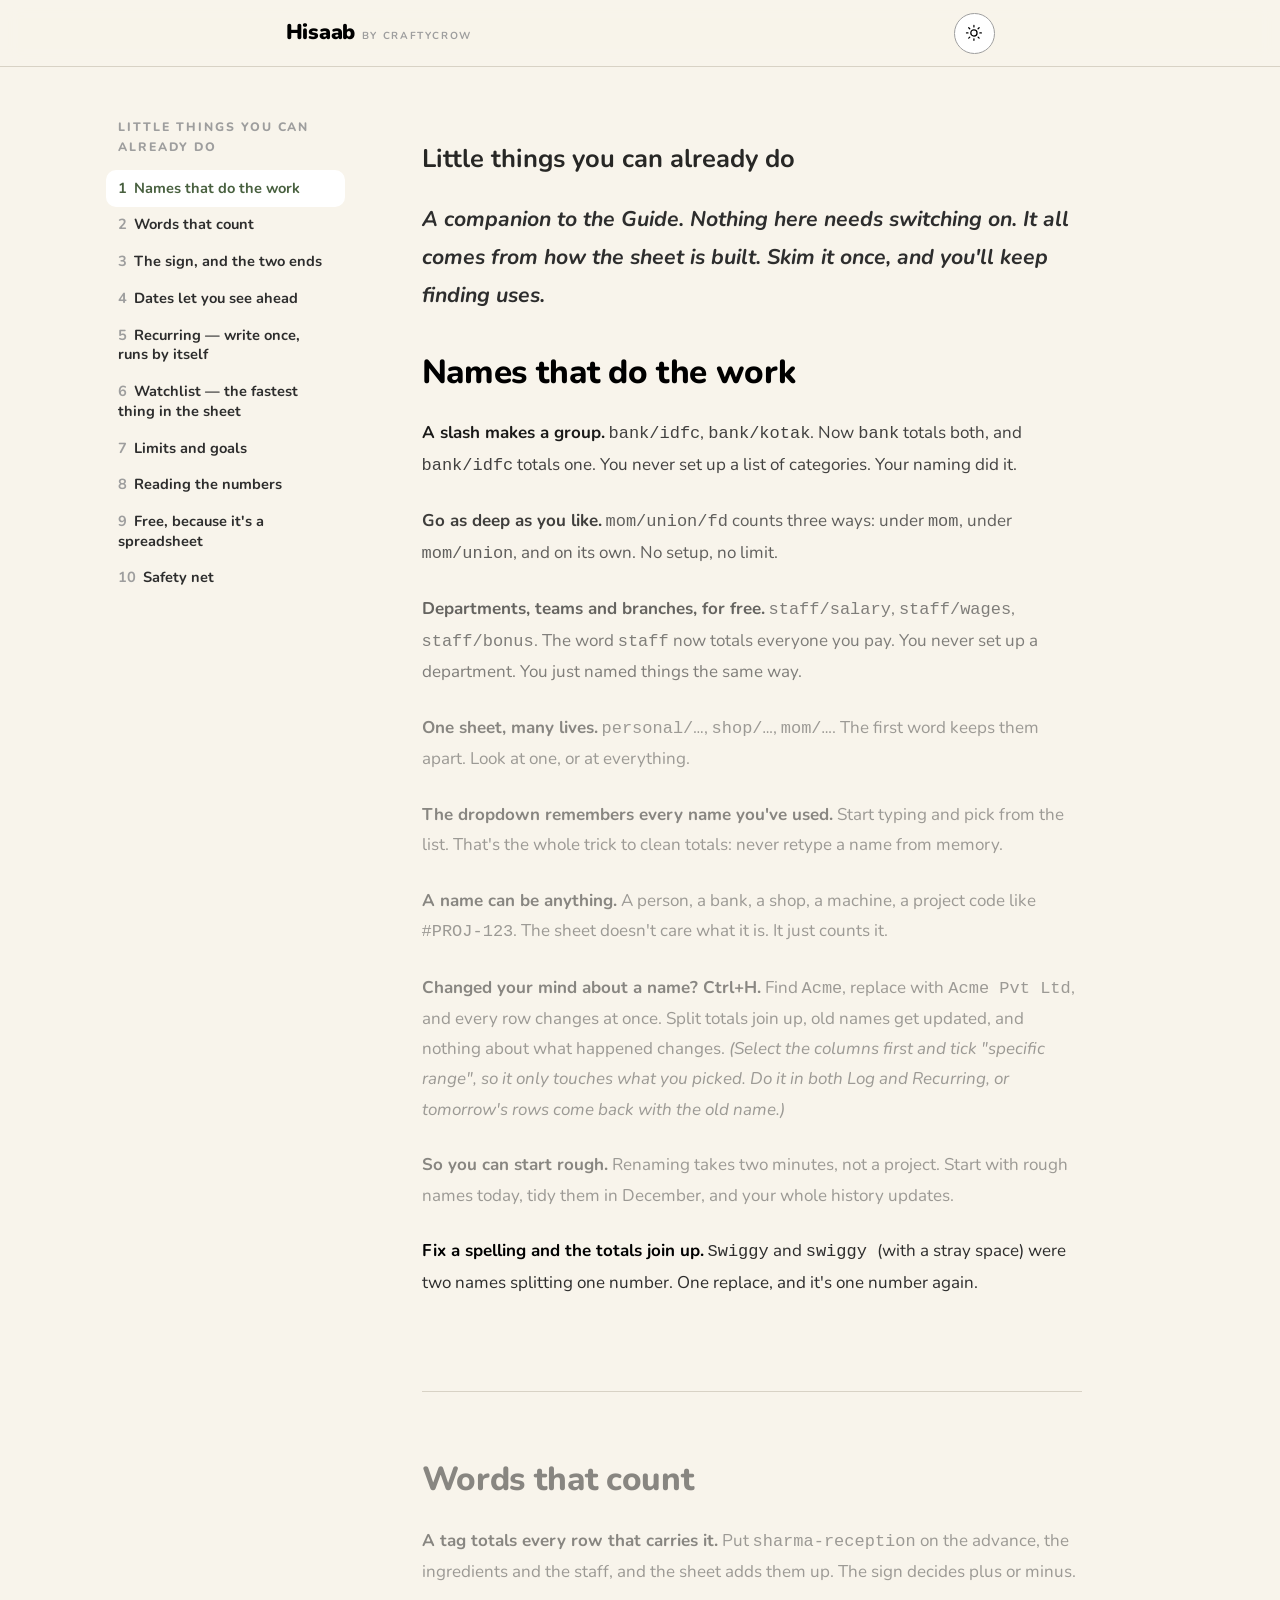
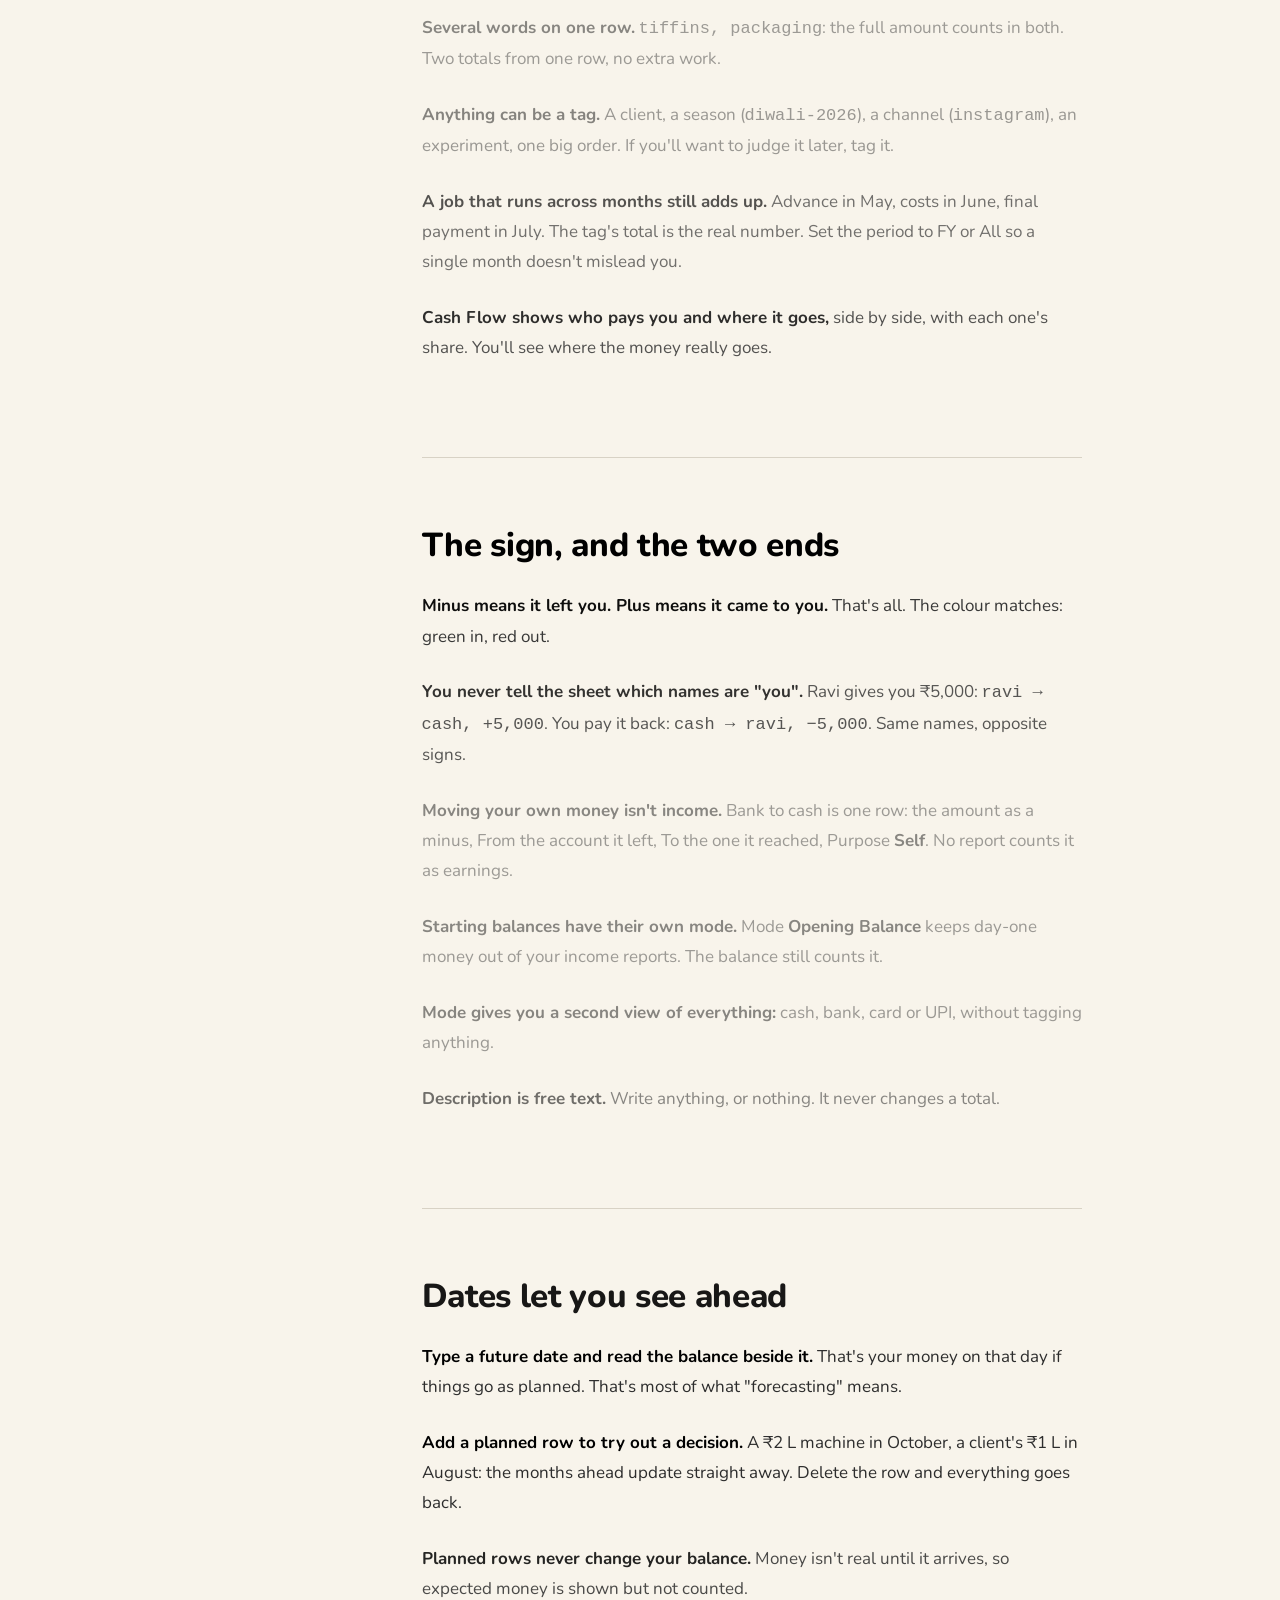
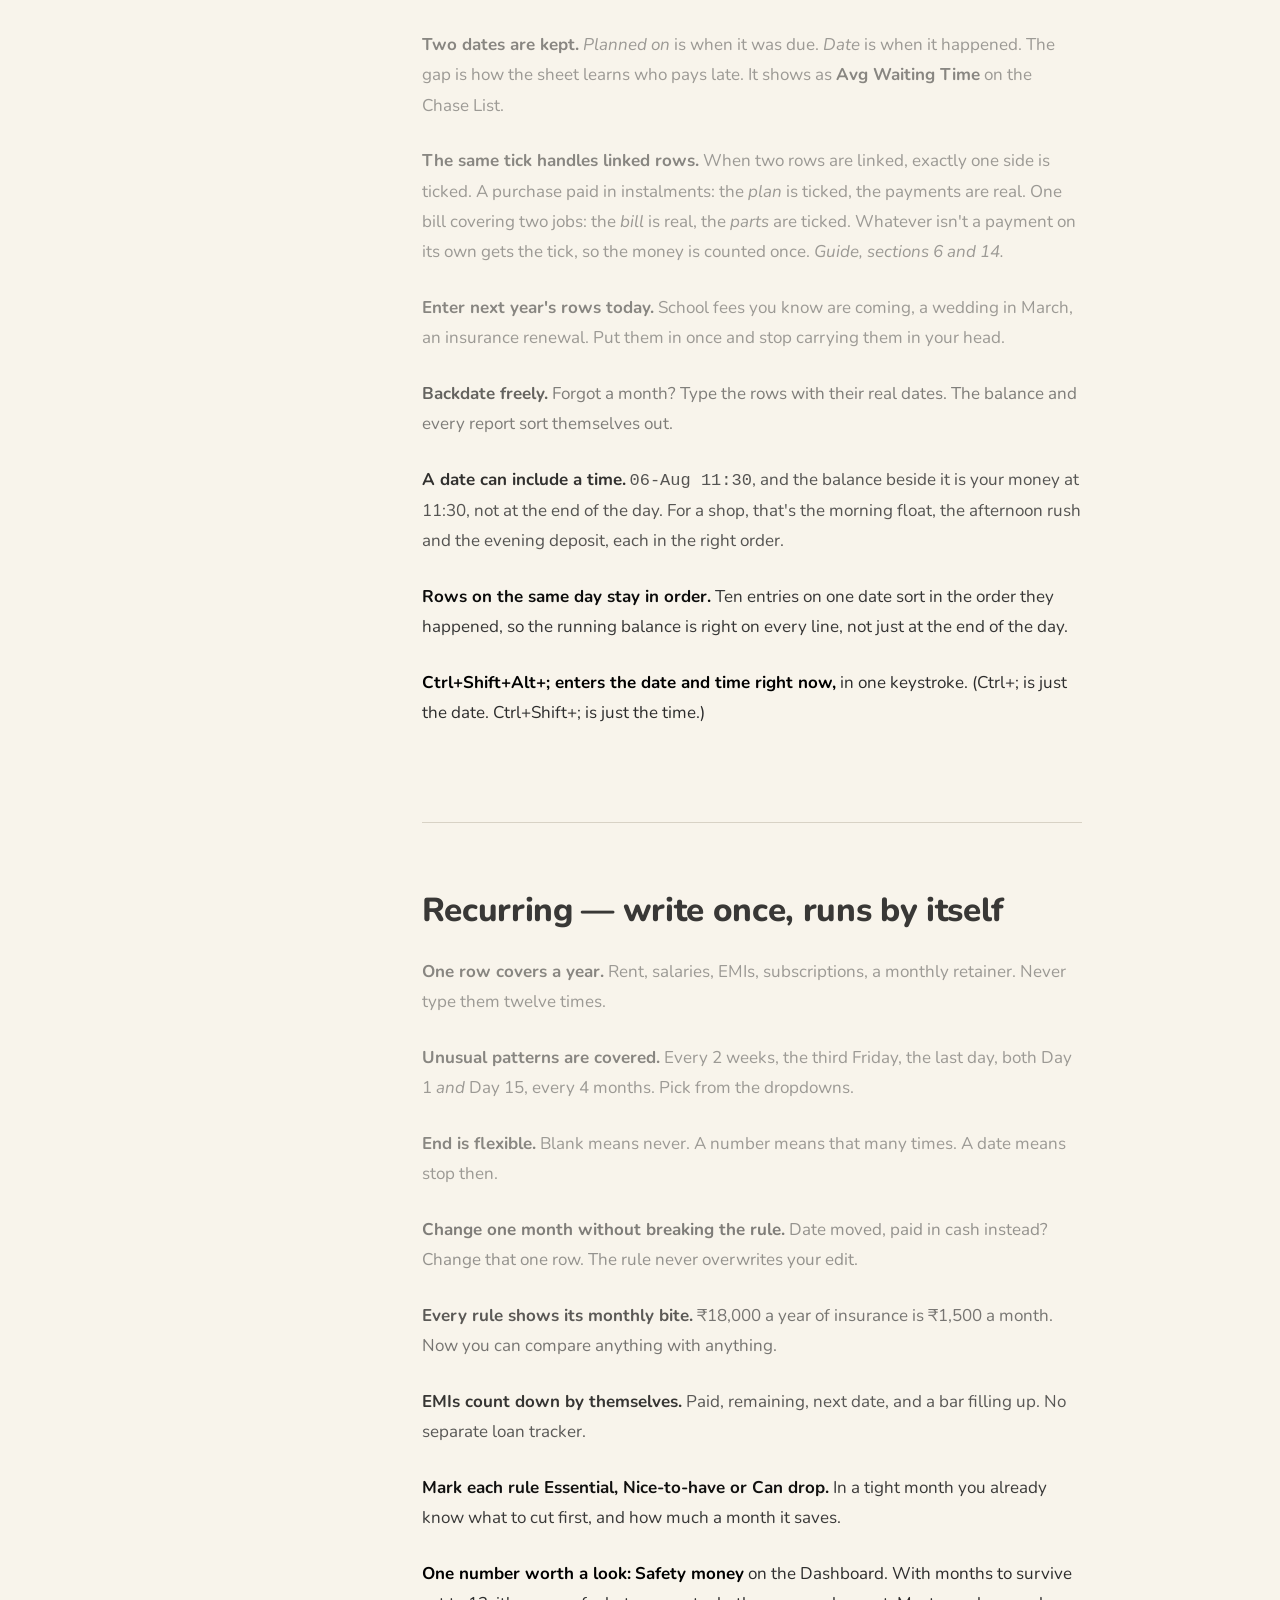
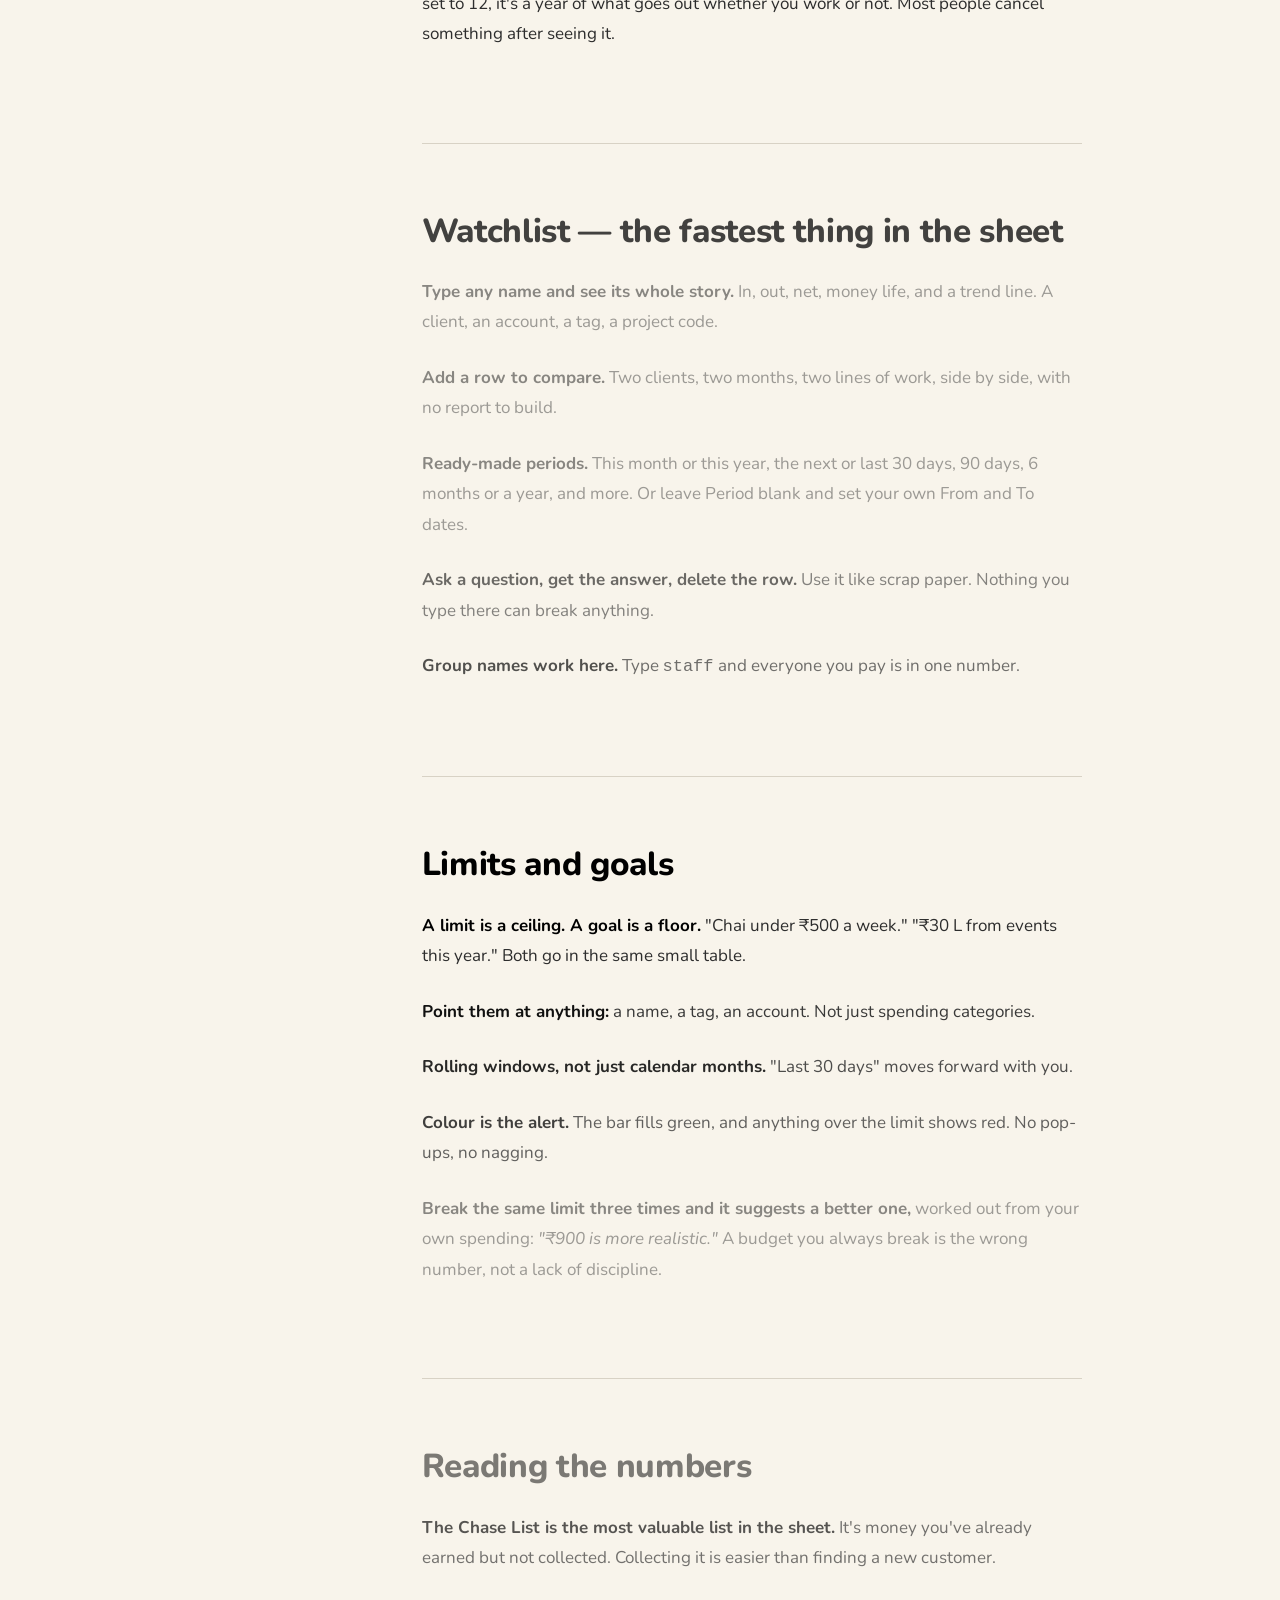
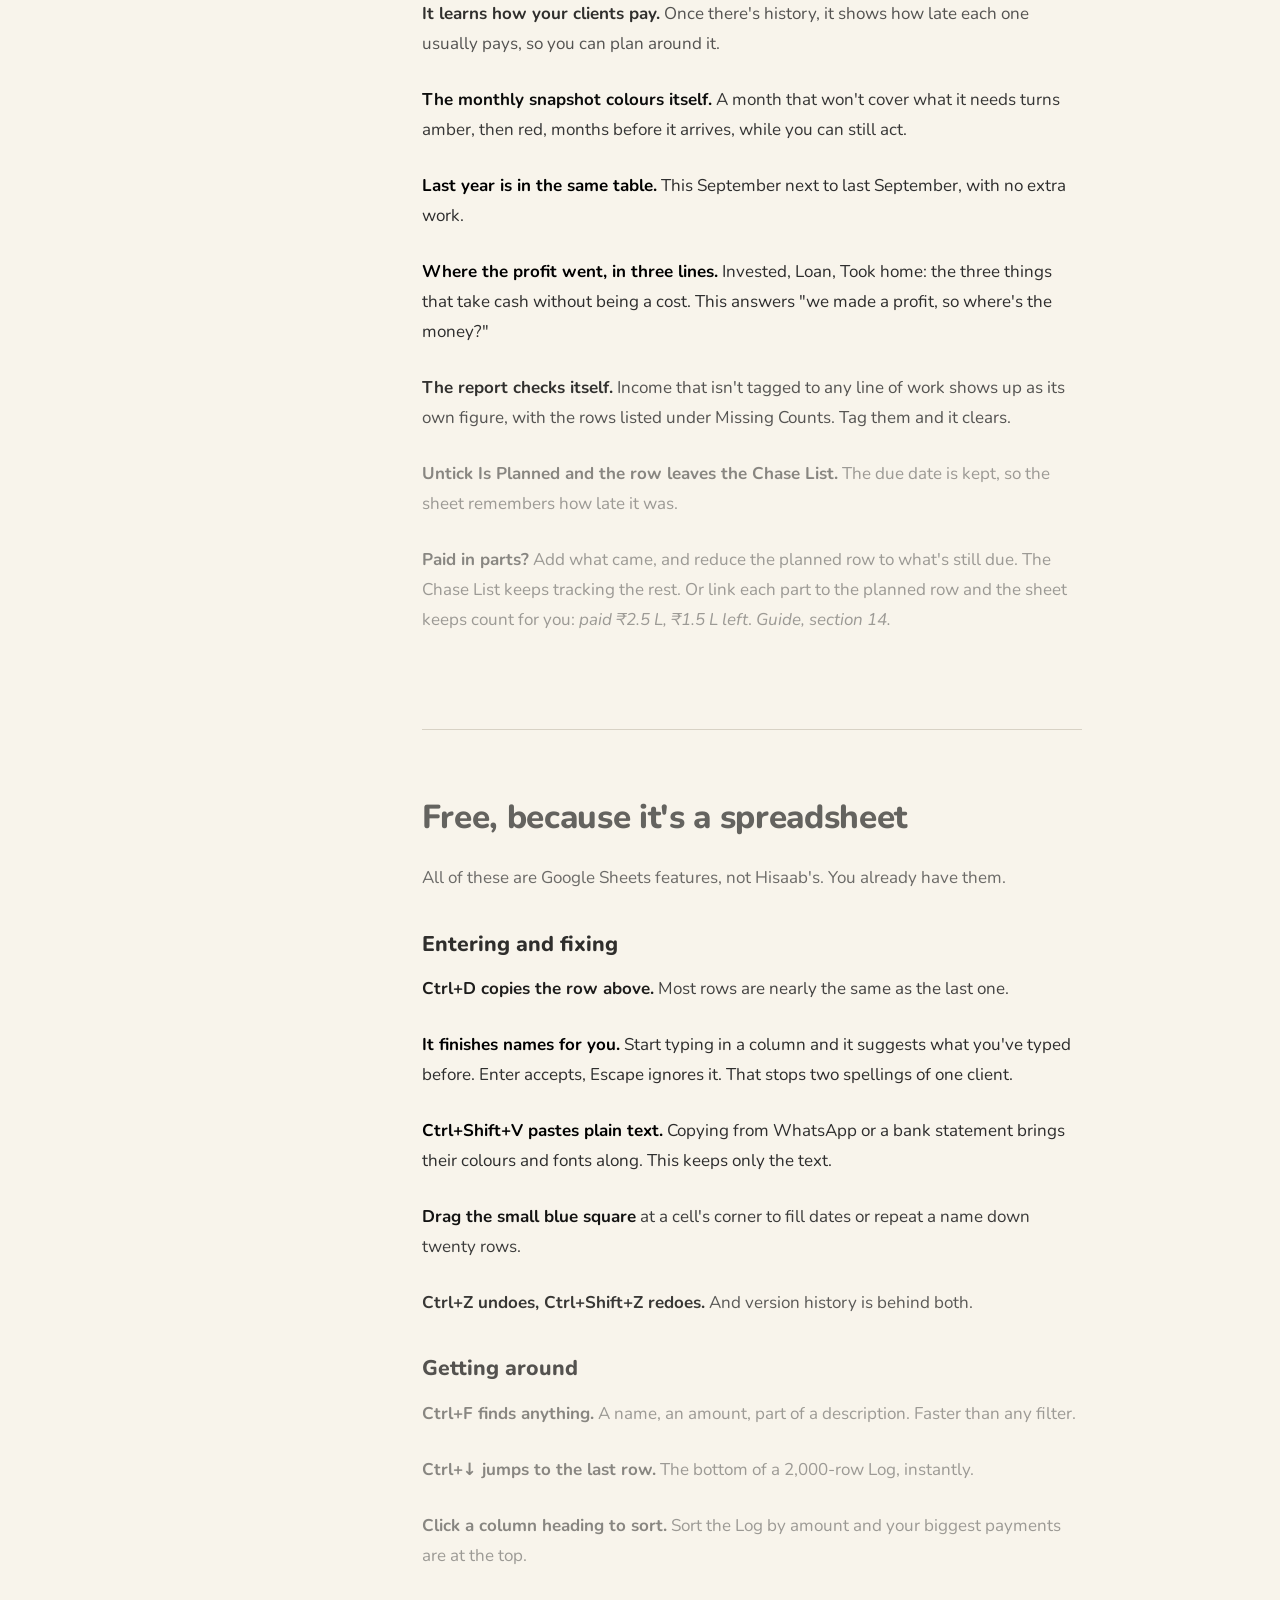
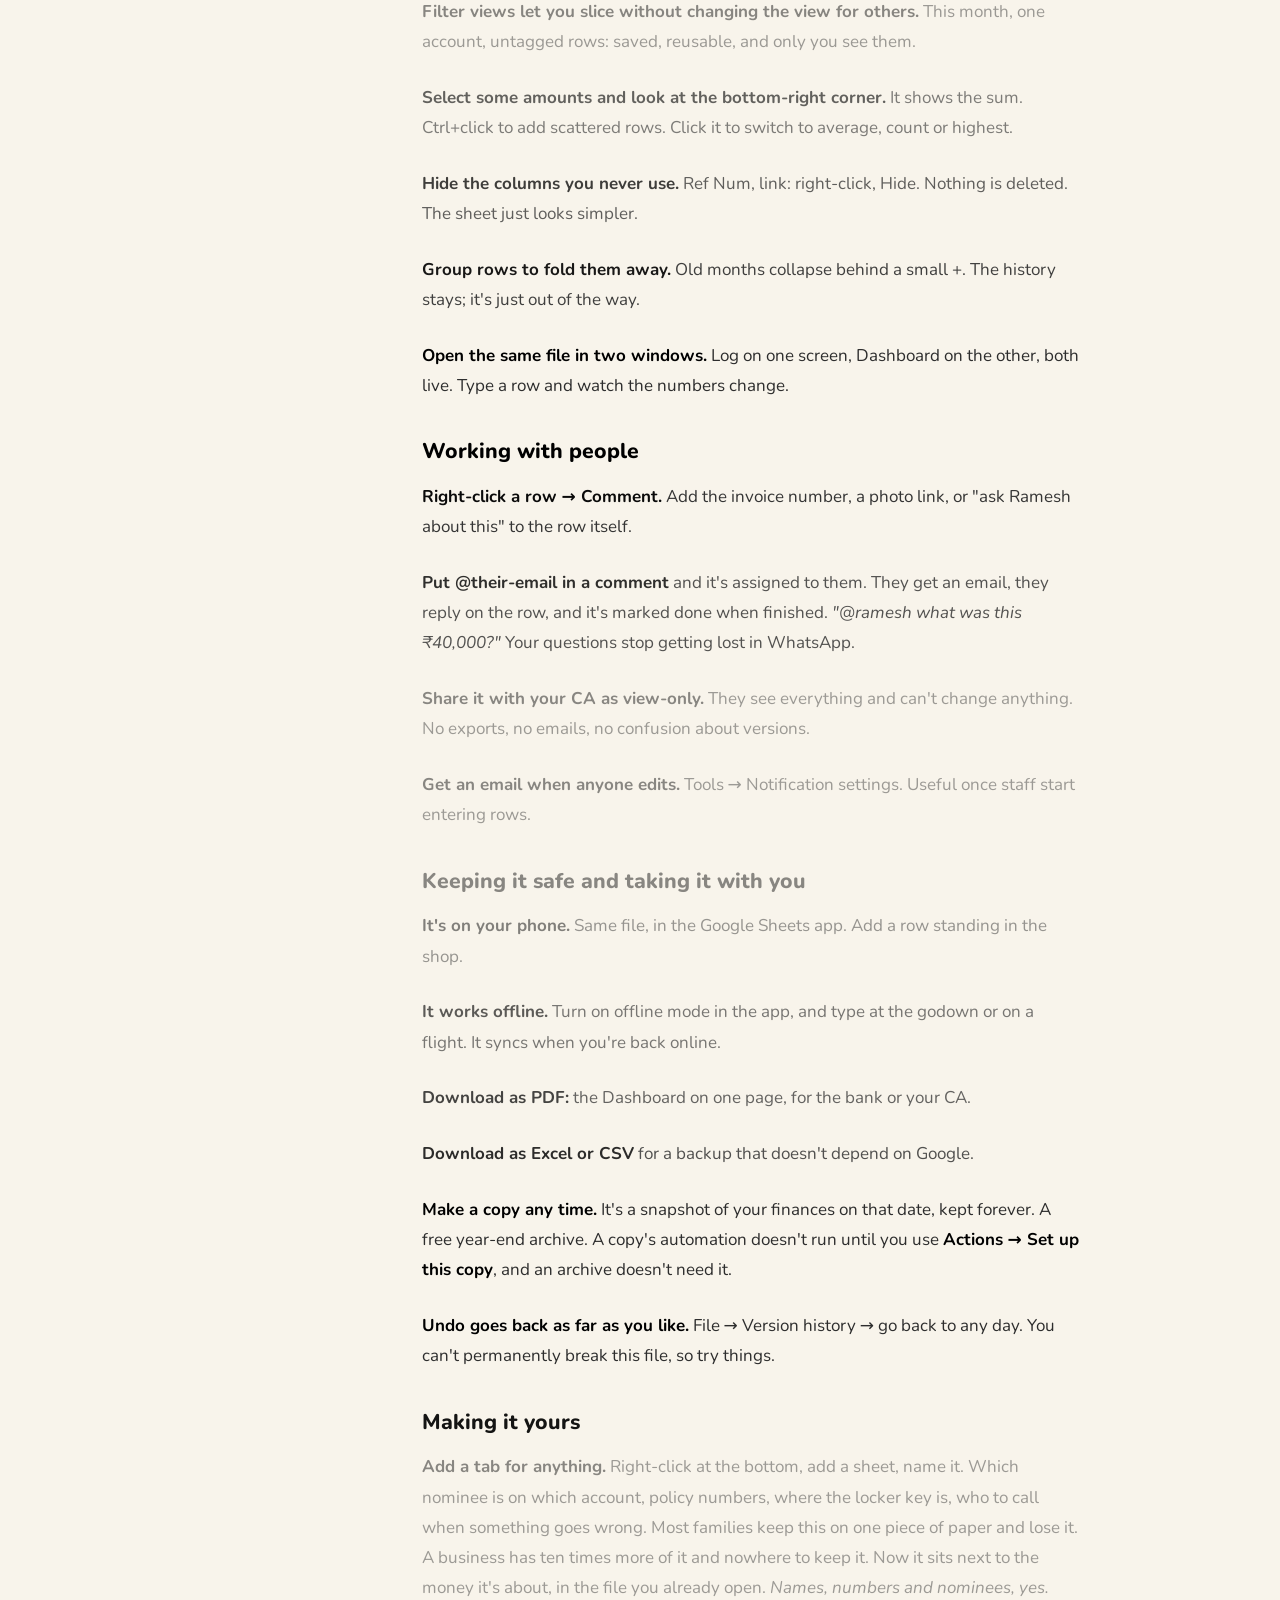
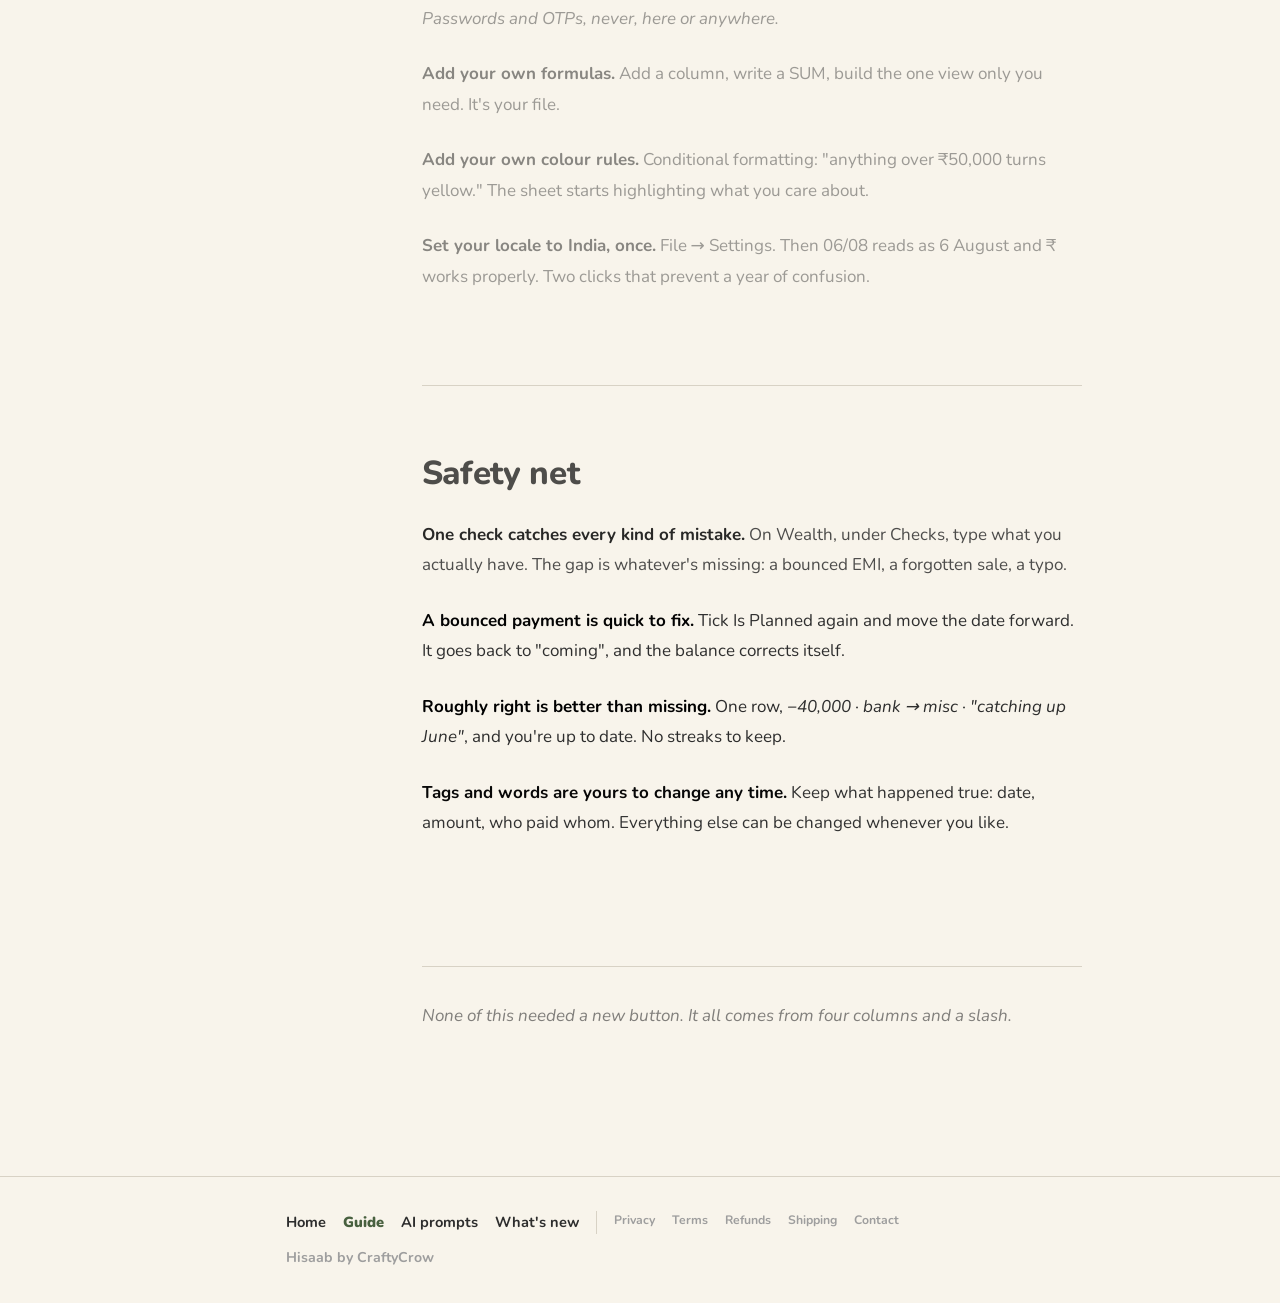
<file: docs/little-things.html>
<!DOCTYPE html>
<html lang="en">
<head>
<meta charset="UTF-8" />
<meta name="viewport" content="width=device-width, initial-scale=1" />
<title>Little things you can already do — Hisaab</title>
<meta name="description" content="Useful things the sheet already does that are easy to miss: naming tricks, date shortcuts, and Google Sheets features you already have." />
<link rel="canonical" href="https://hisaab.craftycrow.co/little-things.html" />
<meta property="og:title" content="Little things you can already do — Hisaab" />
<meta property="og:description" content="Useful things the sheet already does that are easy to miss: naming tricks, date shortcuts, and Google Sheets features you already have." />
<meta property="og:type" content="article" />
<script>try{var t=localStorage.getItem("hisaab-theme");if(t)document.documentElement.setAttribute("data-theme",t);}catch(e){}</script>
<link rel="preconnect" href="https://fonts.googleapis.com" />
<link rel="preconnect" href="https://fonts.gstatic.com" crossorigin />
<link href="https://fonts.googleapis.com/css2?family=Nunito:wght@400;600;700;800;900&display=swap" rel="stylesheet" />
<link rel="icon" href="favicon.svg" type="image/svg+xml" />
<link rel="stylesheet" href="legal.css" />
<link rel="stylesheet" href="guide.css" />
</head>
<body>

<div class="progress" id="progress"></div>

<header class="topbar">
  <div class="wrap">
    <a href="index.html" class="brand">Hisaab <small>by CraftyCrow</small></a>
    <button class="iconbtn" id="theme" aria-label="Switch light and dark (press T)">
      <svg class="sun" viewBox="0 0 24 24"><circle cx="12" cy="12" r="4.2"/><path d="M12 2v2M12 20v2M2 12h2M20 12h2M5 5l1.4 1.4M17.6 17.6 19 19M19 5l-1.4 1.4M6.4 17.6 5 19"/></svg>
      <svg class="moon" viewBox="0 0 24 24"><path d="M20 14.5A8 8 0 1 1 9.5 4a6.3 6.3 0 0 0 10.5 10.5Z"/></svg>
    </button>
  </div>
</header>

<div class="glayout">

  <nav class="toc" id="toc" aria-label="Contents">
    <button class="iconbtn toc-close" id="tocClose" aria-label="Close contents">
      <svg viewBox="0 0 24 24" fill="none" stroke="currentColor" stroke-width="1.8" stroke-linecap="round"><path d="M6 6l12 12M18 6L6 18"/></svg>
    </button>
    <h2>Little things you can already do</h2>
    <ol>
      <li><a href="#s1">Names that do the work</a></li>
      <li><a href="#s2">Words that count</a></li>
      <li><a href="#s3">The sign, and the two ends</a></li>
      <li><a href="#s4">Dates let you see ahead</a></li>
      <li><a href="#s5">Recurring — write once, runs by itself</a></li>
      <li><a href="#s6">Watchlist — the fastest thing in the sheet</a></li>
      <li><a href="#s7">Limits and goals</a></li>
      <li><a href="#s8">Reading the numbers</a></li>
      <li><a href="#s9">Free, because it's a spreadsheet</a></li>
      <li><a href="#s10">Safety net</a></li>
    </ol>
  </nav>

  <article class="gcontent">

    <h1>Little things you can already do</h1>

    <p class="tagline"><em>A companion to the Guide. Nothing here needs switching on. It all comes from how the sheet is built. Skim it once, and you'll keep finding uses.</em></p>

    <section id="s1">
      <h2>Names that do the work</h2>
      <p><strong>A slash makes a group.</strong> <code>bank/idfc</code>, <code>bank/kotak</code>. Now <code>bank</code> totals both, and <code>bank/idfc</code> totals one. You never set up a list of categories. Your naming did it.</p>
      <p><strong>Go as deep as you like.</strong> <code>mom/union/fd</code> counts three ways: under <code>mom</code>, under <code>mom/union</code>, and on its own. No setup, no limit.</p>
      <p><strong>Departments, teams and branches, for free.</strong> <code>staff/salary</code>, <code>staff/wages</code>, <code>staff/bonus</code>. The word <code>staff</code> now totals everyone you pay. You never set up a department. You just named things the same way.</p>
      <p><strong>One sheet, many lives.</strong> <code>personal/…</code>, <code>shop/…</code>, <code>mom/…</code>. The first word keeps them apart. Look at one, or at everything.</p>
      <p><strong>The dropdown remembers every name you've used.</strong> Start typing and pick from the list. That's the whole trick to clean totals: never retype a name from memory.</p>
      <p><strong>A name can be anything.</strong> A person, a bank, a shop, a machine, a project code like <code>#PROJ-123</code>. The sheet doesn't care what it is. It just counts it.</p>
      <p><strong>Changed your mind about a name? Ctrl+H.</strong> Find <code>Acme</code>, replace with <code>Acme Pvt Ltd</code>, and every row changes at once. Split totals join up, old names get updated, and nothing about what happened changes. <em>(Select the columns first and tick "specific range", so it only touches what you picked. Do it in both Log and Recurring, or tomorrow's rows come back with the old name.)</em></p>
      <p><strong>So you can start rough.</strong> Renaming takes two minutes, not a project. Start with rough names today, tidy them in December, and your whole history updates.</p>
      <p><strong>Fix a spelling and the totals join up.</strong> <code>Swiggy</code> and <code>swiggy </code> (with a stray space) were two names splitting one number. One replace, and it's one number again.</p>
    </section>

    <section id="s2">
      <h2>Words that count</h2>
      <p><strong>A tag totals every row that carries it.</strong> Put <code>sharma-reception</code> on the advance, the ingredients and the staff, and the sheet adds them up. The sign decides plus or minus.</p>
      <p><strong>Several words on one row.</strong> <code>tiffins, packaging</code>: the full amount counts in both. Two totals from one row, no extra work.</p>
      <p><strong>Anything can be a tag.</strong> A client, a season (<code>diwali-2026</code>), a channel (<code>instagram</code>), an experiment, one big order. If you'll want to judge it later, tag it.</p>
      <p><strong>A job that runs across months still adds up.</strong> Advance in May, costs in June, final payment in July. The tag's total is the real number. Set the period to FY or All so a single month doesn't mislead you.</p>
      <p><strong>Cash Flow shows who pays you and where it goes,</strong> side by side, with each one's share. You'll see where the money really goes.</p>
    </section>

    <section id="s3">
      <h2>The sign, and the two ends</h2>
      <p><strong>Minus means it left you. Plus means it came to you.</strong> That's all. The colour matches: green in, red out.</p>
      <p><strong>You never tell the sheet which names are "you".</strong> Ravi gives you ₹5,000: <code>ravi → cash, +5,000</code>. You pay it back: <code>cash → ravi, −5,000</code>. Same names, opposite signs.</p>
      <p><strong>Moving your own money isn't income.</strong> Bank to cash is one row: the amount as a minus, From the account it left, To the one it reached, Purpose <strong>Self</strong>. No report counts it as earnings.</p>
      <p><strong>Starting balances have their own mode.</strong> Mode <strong>Opening Balance</strong> keeps day-one money out of your income reports. The balance still counts it.</p>
      <p><strong>Mode gives you a second view of everything:</strong> cash, bank, card or UPI, without tagging anything.</p>
      <p><strong>Description is free text.</strong> Write anything, or nothing. It never changes a total.</p>
    </section>

    <section id="s4">
      <h2>Dates let you see ahead</h2>
      <p><strong>Type a future date and read the balance beside it.</strong> That's your money on that day if things go as planned. That's most of what "forecasting" means.</p>
      <p><strong>Add a planned row to try out a decision.</strong> A ₹2 L machine in October, a client's ₹1 L in August: the months ahead update straight away. Delete the row and everything goes back.</p>
      <p><strong>Planned rows never change your balance.</strong> Money isn't real until it arrives, so expected money is shown but not counted.</p>
      <p><strong>Two dates are kept.</strong> <em>Planned on</em> is when it was due. <em>Date</em> is when it happened. The gap is how the sheet learns who pays late. It shows as <strong>Avg Waiting Time</strong> on the Chase List.</p>
      <p><strong>The same tick handles linked rows.</strong> When two rows are linked, exactly one side is ticked. A purchase paid in instalments: the <em>plan</em> is ticked, the payments are real. One bill covering two jobs: the <em>bill</em> is real, the <em>parts</em> are ticked. Whatever isn't a payment on its own gets the tick, so the money is counted once. <em>Guide, sections 6 and 14.</em></p>
      <p><strong>Enter next year's rows today.</strong> School fees you know are coming, a wedding in March, an insurance renewal. Put them in once and stop carrying them in your head.</p>
      <p><strong>Backdate freely.</strong> Forgot a month? Type the rows with their real dates. The balance and every report sort themselves out.</p>
      <p><strong>A date can include a time.</strong> <code>06-Aug 11:30</code>, and the balance beside it is your money at 11:30, not at the end of the day. For a shop, that's the morning float, the afternoon rush and the evening deposit, each in the right order.</p>
      <p><strong>Rows on the same day stay in order.</strong> Ten entries on one date sort in the order they happened, so the running balance is right on every line, not just at the end of the day.</p>
      <p><strong>Ctrl+Shift+Alt+; enters the date and time right now,</strong> in one keystroke. (Ctrl+; is just the date. Ctrl+Shift+; is just the time.)</p>
    </section>

    <section id="s5">
      <h2>Recurring — write once, runs by itself</h2>
      <p><strong>One row covers a year.</strong> Rent, salaries, EMIs, subscriptions, a monthly retainer. Never type them twelve times.</p>
      <p><strong>Unusual patterns are covered.</strong> Every 2 weeks, the third Friday, the last day, both Day 1 <em>and</em> Day 15, every 4 months. Pick from the dropdowns.</p>
      <p><strong>End is flexible.</strong> Blank means never. A number means that many times. A date means stop then.</p>
      <p><strong>Change one month without breaking the rule.</strong> Date moved, paid in cash instead? Change that one row. The rule never overwrites your edit.</p>
      <p><strong>Every rule shows its monthly bite.</strong> ₹18,000 a year of insurance is ₹1,500 a month. Now you can compare anything with anything.</p>
      <p><strong>EMIs count down by themselves.</strong> Paid, remaining, next date, and a bar filling up. No separate loan tracker.</p>
      <p><strong>Mark each rule Essential, Nice-to-have or Can drop.</strong> In a tight month you already know what to cut first, and how much a month it saves.</p>
      <p><strong>One number worth a look:</strong> <strong>Safety money</strong> on the Dashboard. With months to survive set to 12, it's a year of what goes out whether you work or not. Most people cancel something after seeing it.</p>
    </section>

    <section id="s6">
      <h2>Watchlist — the fastest thing in the sheet</h2>
      <p><strong>Type any name and see its whole story.</strong> In, out, net, money life, and a trend line. A client, an account, a tag, a project code.</p>
      <p><strong>Add a row to compare.</strong> Two clients, two months, two lines of work, side by side, with no report to build.</p>
      <p><strong>Ready-made periods.</strong> This month or this year, the next or last 30 days, 90 days, 6 months or a year, and more. Or leave Period blank and set your own From and To dates.</p>
      <p><strong>Ask a question, get the answer, delete the row.</strong> Use it like scrap paper. Nothing you type there can break anything.</p>
      <p><strong>Group names work here.</strong> Type <code>staff</code> and everyone you pay is in one number.</p>
    </section>

    <section id="s7">
      <h2>Limits and goals</h2>
      <p><strong>A limit is a ceiling. A goal is a floor.</strong> "Chai under ₹500 a week." "₹30 L from events this year." Both go in the same small table.</p>
      <p><strong>Point them at anything:</strong> a name, a tag, an account. Not just spending categories.</p>
      <p><strong>Rolling windows, not just calendar months.</strong> "Last 30 days" moves forward with you.</p>
      <p><strong>Colour is the alert.</strong> The bar fills green, and anything over the limit shows red. No pop-ups, no nagging.</p>
      <p><strong>Break the same limit three times and it suggests a better one,</strong> worked out from your own spending: <em>"₹900 is more realistic."</em> A budget you always break is the wrong number, not a lack of discipline.</p>
    </section>

    <section id="s8">
      <h2>Reading the numbers</h2>
      <p><strong>The Chase List is the most valuable list in the sheet.</strong> It's money you've already earned but not collected. Collecting it is easier than finding a new customer.</p>
      <p><strong>It learns how your clients pay.</strong> Once there's history, it shows how late each one usually pays, so you can plan around it.</p>
      <p><strong>The monthly snapshot colours itself.</strong> A month that won't cover what it needs turns amber, then red, months before it arrives, while you can still act.</p>
      <p><strong>Last year is in the same table.</strong> This September next to last September, with no extra work.</p>
      <p><strong>Where the profit went, in three lines.</strong> Invested, Loan, Took home: the three things that take cash without being a cost. This answers "we made a profit, so where's the money?"</p>
      <p><strong>The report checks itself.</strong> Income that isn't tagged to any line of work shows up as its own figure, with the rows listed under Missing Counts. Tag them and it clears.</p>
      <p><strong>Untick Is Planned and the row leaves the Chase List.</strong> The due date is kept, so the sheet remembers how late it was.</p>
      <p><strong>Paid in parts?</strong> Add what came, and reduce the planned row to what's still due. The Chase List keeps tracking the rest. Or link each part to the planned row and the sheet keeps count for you: <em>paid ₹2.5 L, ₹1.5 L left</em>. <em>Guide, section 14.</em></p>
    </section>

    <section id="s9">
      <h2>Free, because it's a spreadsheet</h2>
      <p>All of these are Google Sheets features, not Hisaab's. You already have them.</p>
      <h3>Entering and fixing</h3>
      <p><strong>Ctrl+D copies the row above.</strong> Most rows are nearly the same as the last one.</p>
      <p><strong>It finishes names for you.</strong> Start typing in a column and it suggests what you've typed before. Enter accepts, Escape ignores it. That stops two spellings of one client.</p>
      <p><strong>Ctrl+Shift+V pastes plain text.</strong> Copying from WhatsApp or a bank statement brings their colours and fonts along. This keeps only the text.</p>
      <p><strong>Drag the small blue square</strong> at a cell's corner to fill dates or repeat a name down twenty rows.</p>
      <p><strong>Ctrl+Z undoes, Ctrl+Shift+Z redoes.</strong> And version history is behind both.</p>
      <h3>Getting around</h3>
      <p><strong>Ctrl+F finds anything.</strong> A name, an amount, part of a description. Faster than any filter.</p>
      <p><strong>Ctrl+↓ jumps to the last row.</strong> The bottom of a 2,000-row Log, instantly.</p>
      <p><strong>Click a column heading to sort.</strong> Sort the Log by amount and your biggest payments are at the top.</p>
      <p><strong>Filter views let you slice without changing the view for others.</strong> This month, one account, untagged rows: saved, reusable, and only you see them.</p>
      <p><strong>Select some amounts and look at the bottom-right corner.</strong> It shows the sum. Ctrl+click to add scattered rows. Click it to switch to average, count or highest.</p>
      <p><strong>Hide the columns you never use.</strong> Ref Num, link: right-click, Hide. Nothing is deleted. The sheet just looks simpler.</p>
      <p><strong>Group rows to fold them away.</strong> Old months collapse behind a small +. The history stays; it's just out of the way.</p>
      <p><strong>Open the same file in two windows.</strong> Log on one screen, Dashboard on the other, both live. Type a row and watch the numbers change.</p>
      <h3>Working with people</h3>
      <p><strong>Right-click a row → Comment.</strong> Add the invoice number, a photo link, or "ask Ramesh about this" to the row itself.</p>
      <p><strong>Put @their-email in a comment</strong> and it's assigned to them. They get an email, they reply on the row, and it's marked done when finished. <em>"@ramesh what was this ₹40,000?"</em> Your questions stop getting lost in WhatsApp.</p>
      <p><strong>Share it with your CA as view-only.</strong> They see everything and can't change anything. No exports, no emails, no confusion about versions.</p>
      <p><strong>Get an email when anyone edits.</strong> Tools → Notification settings. Useful once staff start entering rows.</p>
      <h3>Keeping it safe and taking it with you</h3>
      <p><strong>It's on your phone.</strong> Same file, in the Google Sheets app. Add a row standing in the shop.</p>
      <p><strong>It works offline.</strong> Turn on offline mode in the app, and type at the godown or on a flight. It syncs when you're back online.</p>
      <p><strong>Download as PDF:</strong> the Dashboard on one page, for the bank or your CA.</p>
      <p><strong>Download as Excel or CSV</strong> for a backup that doesn't depend on Google.</p>
      <p><strong>Make a copy any time.</strong> It's a snapshot of your finances on that date, kept forever. A free year-end archive. A copy's automation doesn't run until you use <strong>Actions → Set up this copy</strong>, and an archive doesn't need it.</p>
      <p><strong>Undo goes back as far as you like.</strong> File → Version history → go back to any day. You can't permanently break this file, so try things.</p>
      <h3>Making it yours</h3>
      <p><strong>Add a tab for anything.</strong> Right-click at the bottom, add a sheet, name it. Which nominee is on which account, policy numbers, where the locker key is, who to call when something goes wrong. Most families keep this on one piece of paper and lose it. A business has ten times more of it and nowhere to keep it. Now it sits next to the money it's about, in the file you already open. <em>Names, numbers and nominees, yes. Passwords and OTPs, never, here or anywhere.</em></p>
      <p><strong>Add your own formulas.</strong> Add a column, write a SUM, build the one view only you need. It's your file.</p>
      <p><strong>Add your own colour rules.</strong> Conditional formatting: "anything over ₹50,000 turns yellow." The sheet starts highlighting what you care about.</p>
      <p><strong>Set your locale to India, once.</strong> File → Settings. Then 06/08 reads as 6 August and ₹ works properly. Two clicks that prevent a year of confusion.</p>
    </section>

    <section id="s10">
      <h2>Safety net</h2>
      <p><strong>One check catches every kind of mistake.</strong> On Wealth, under Checks, type what you actually have. The gap is whatever's missing: a bounced EMI, a forgotten sale, a typo.</p>
      <p><strong>A bounced payment is quick to fix.</strong> Tick Is Planned again and move the date forward. It goes back to "coming", and the balance corrects itself.</p>
      <p><strong>Roughly right is better than missing.</strong> One row, <em>−40,000 · bank → misc · "catching up June"</em>, and you're up to date. No streaks to keep.</p>
      <p><strong>Tags and words are yours to change any time.</strong> Keep what happened true: date, amount, who paid whom. Everything else can be changed whenever you like.</p>
    </section>

    <div class="finale">
      <p><em>None of this needed a new button. It all comes from four columns and a slash.</em></p>
    </div>

  </article>
</div>

<footer class="docfoot">
  <div class="wrap">
    <nav class="docnav">
      <a href="index.html">Home</a>
      <a href="guide.html">Guide</a>
      <a href="ai.html">AI prompts</a>
      <a href="whats-new.html">What&#39;s new</a>
      <span class="navsep" aria-hidden="true"></span>
      <a class="lgl" href="privacy.html">Privacy</a>
      <a class="lgl" href="terms.html">Terms</a>
      <a class="lgl" href="refund.html">Refunds</a>
      <a class="lgl" href="shipping.html">Shipping</a>
      <a class="lgl" href="contact.html">Contact</a>
    </nav>
    <small>Hisaab by CraftyCrow</small>
  </div>
</footer>

<button class="fab fab-contents show" id="fabContents" type="button" aria-label="Open contents">
  <svg viewBox="0 0 24 24"><path d="M4 6h16M4 12h16M4 18h16"/></svg> Contents
</button>
<button class="fab fab-top" id="fabTop" type="button" aria-label="Back to top">
  <svg viewBox="0 0 24 24"><path d="M12 19V5M5 12l7-7 7 7"/></svg>
</button>

<script src="theme.js"></script>
<script src="analytics.js"></script>
<script>
(function(){
  var toc=document.getElementById("toc");
  var links=[].slice.call(toc.querySelectorAll("a"));
  var sections=links.map(function(a){return document.getElementById(a.getAttribute("href").slice(1));});

  var bar=document.getElementById("progress");
  var fabTop=document.getElementById("fabTop");
  var reduce=matchMedia("(prefers-reduced-motion: reduce)").matches;
  var blocks=[].slice.call(document.querySelectorAll(
    ".gcontent section > *, .gcontent > h1, .gcontent > p, .gcontent .finale > *"));
  var FOCUS_MIN=0.45,focusPaused=false,ticking=false;
  function updateFocus(){
    if(reduce||focusPaused)return;
    var vh=innerHeight,focusY=vh*0.35,clear=vh*0.05,span=vh*0.35;
    for(var i=0;i<blocks.length;i++){
      var el=blocks[i],r=el.getBoundingClientRect();
      if(r.bottom<-300||r.top>vh+300)continue;
      var dist=focusY<r.top?r.top-focusY:(focusY>r.bottom?focusY-r.bottom:0);
      var t=(dist-clear)/span;t=t<0?0:t>1?1:t;
      el.style.opacity=(1-t*(1-FOCUS_MIN)).toFixed(3);
    }
  }
  function onScroll(){
    var h=document.documentElement,max=h.scrollHeight-h.clientHeight;
    bar.style.width=(max>0?(h.scrollTop/max*100):0)+"%";
    fabTop.classList.toggle("show",h.scrollTop>600);
    if(!ticking){requestAnimationFrame(function(){updateFocus();ticking=false;});ticking=true;}
  }
  addEventListener("scroll",onScroll,{passive:true});
  addEventListener("resize",updateFocus,{passive:true});
  onScroll();updateFocus();

  if("IntersectionObserver" in window){
    var io=new IntersectionObserver(function(entries){
      entries.forEach(function(e){
        if(e.isIntersecting){
          links.forEach(function(a){a.classList.remove("active");});
          var i=sections.indexOf(e.target);
          if(i>=0)links[i].classList.add("active");
        }
      });
    },{rootMargin:"-45% 0px -50% 0px"});
    sections.forEach(function(s){if(s)io.observe(s);});
  }

  function openTOC(){toc.classList.add("open");focusPaused=true;for(var i=0;i<blocks.length;i++)blocks[i].style.opacity="";}
  function closeTOC(){toc.classList.remove("open");focusPaused=false;updateFocus();}
  document.getElementById("fabContents").addEventListener("click",openTOC);
  document.getElementById("tocClose").addEventListener("click",closeTOC);
  links.forEach(function(a){a.addEventListener("click",closeTOC);});
  fabTop.addEventListener("click",function(){scrollTo({top:0,behavior:"smooth"});});
})();
</script>
</body>
</html>
</file>
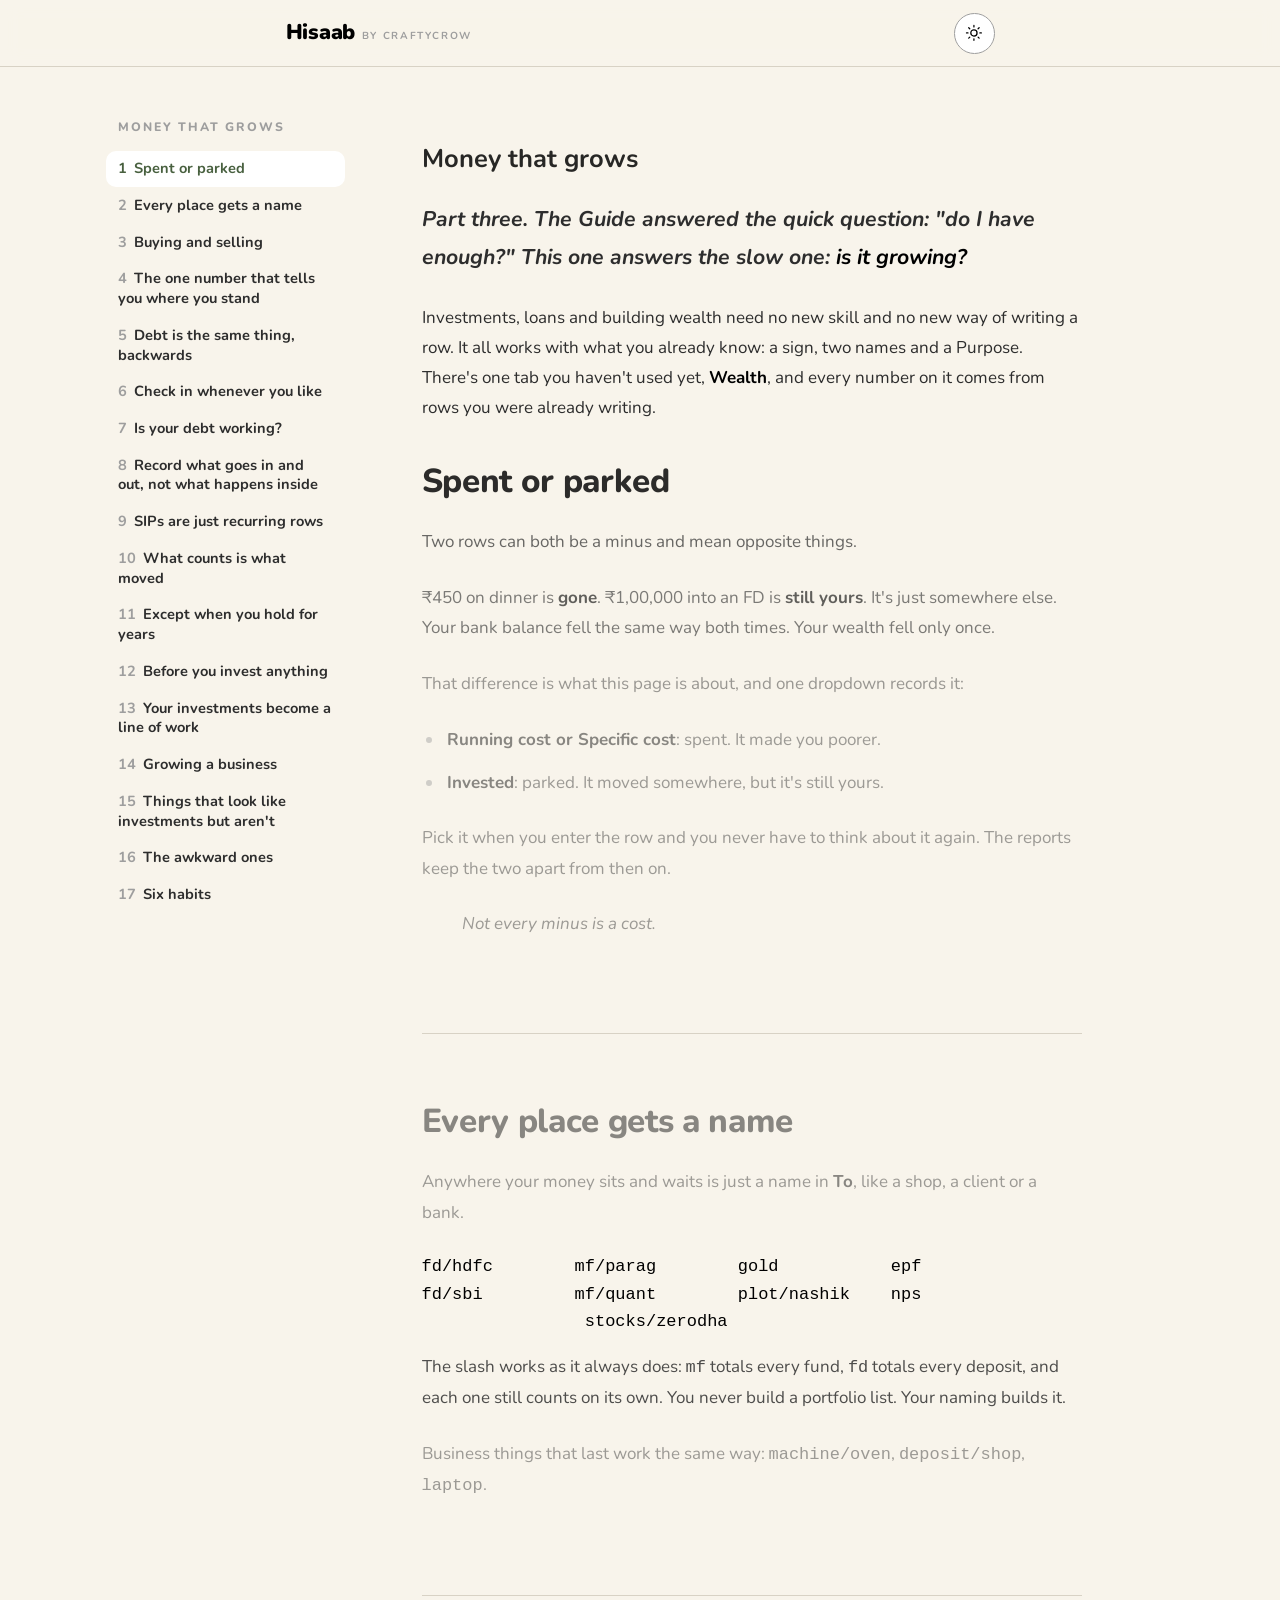
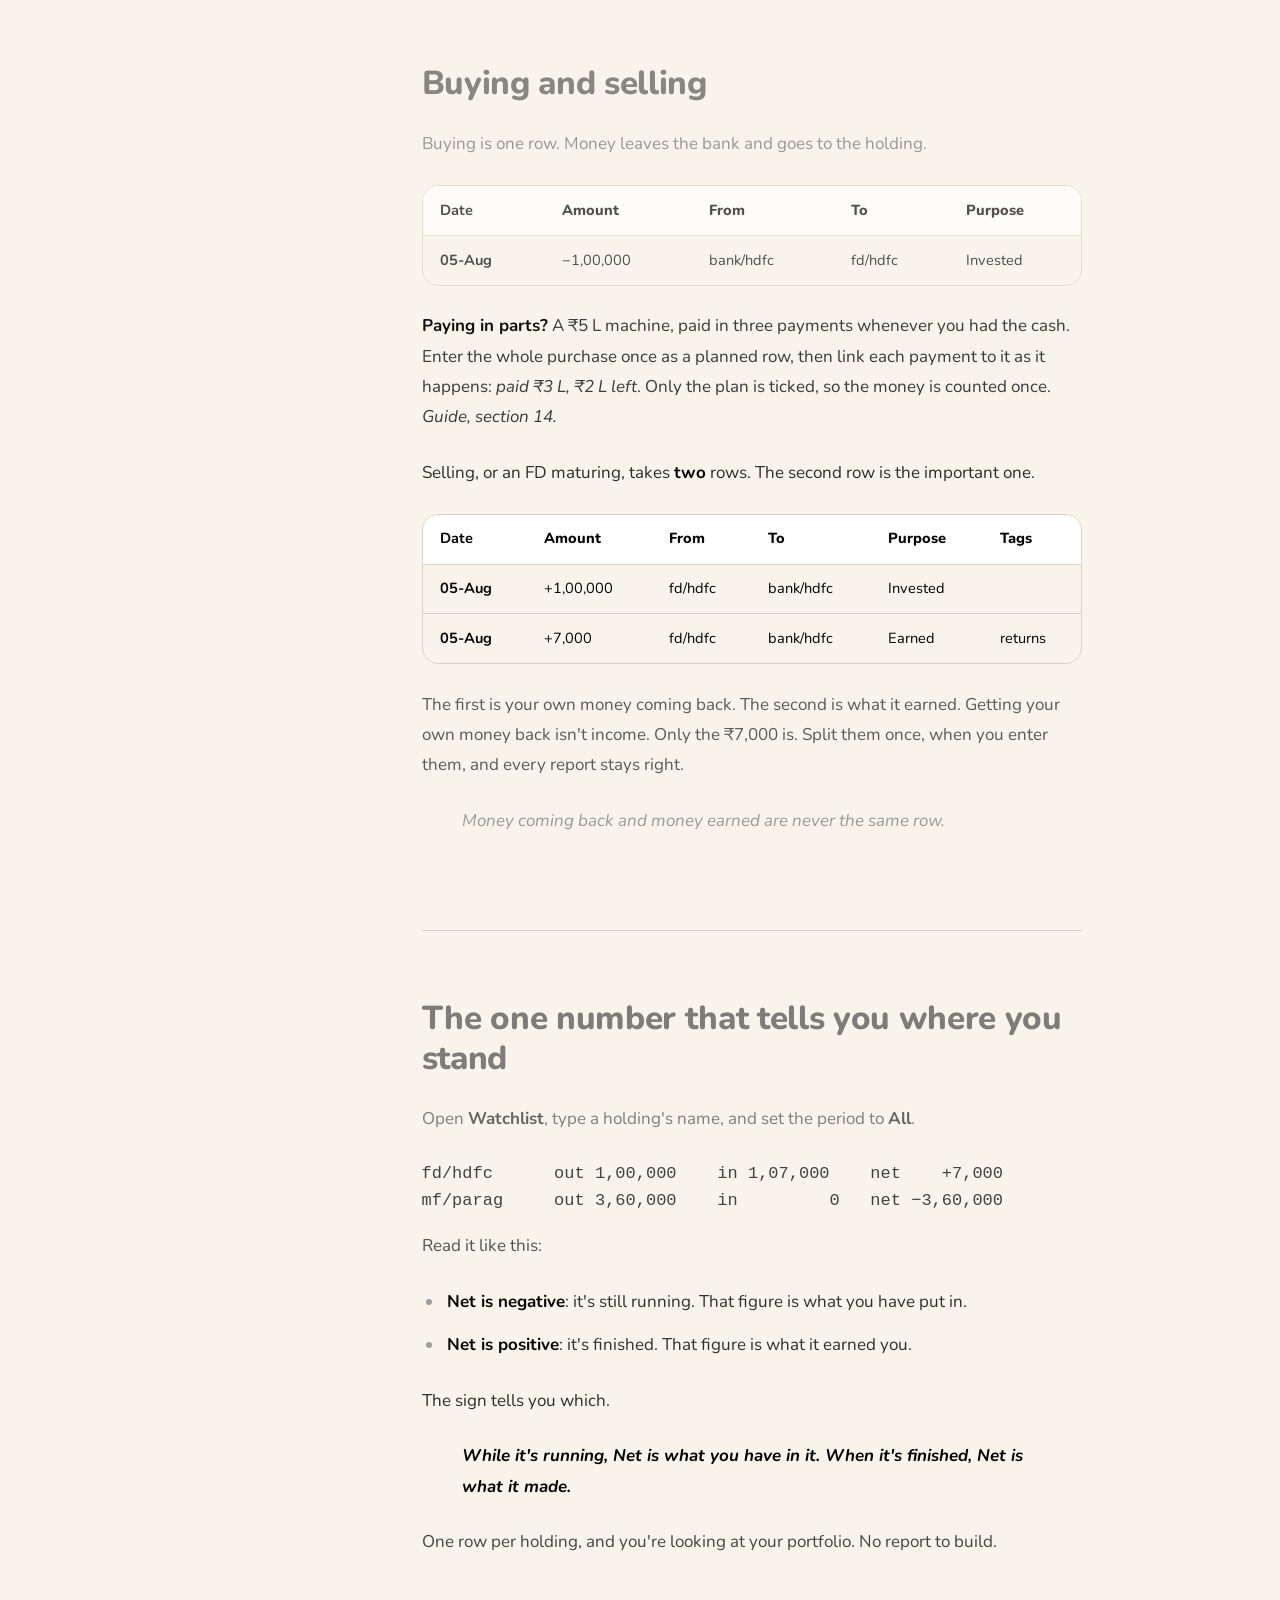
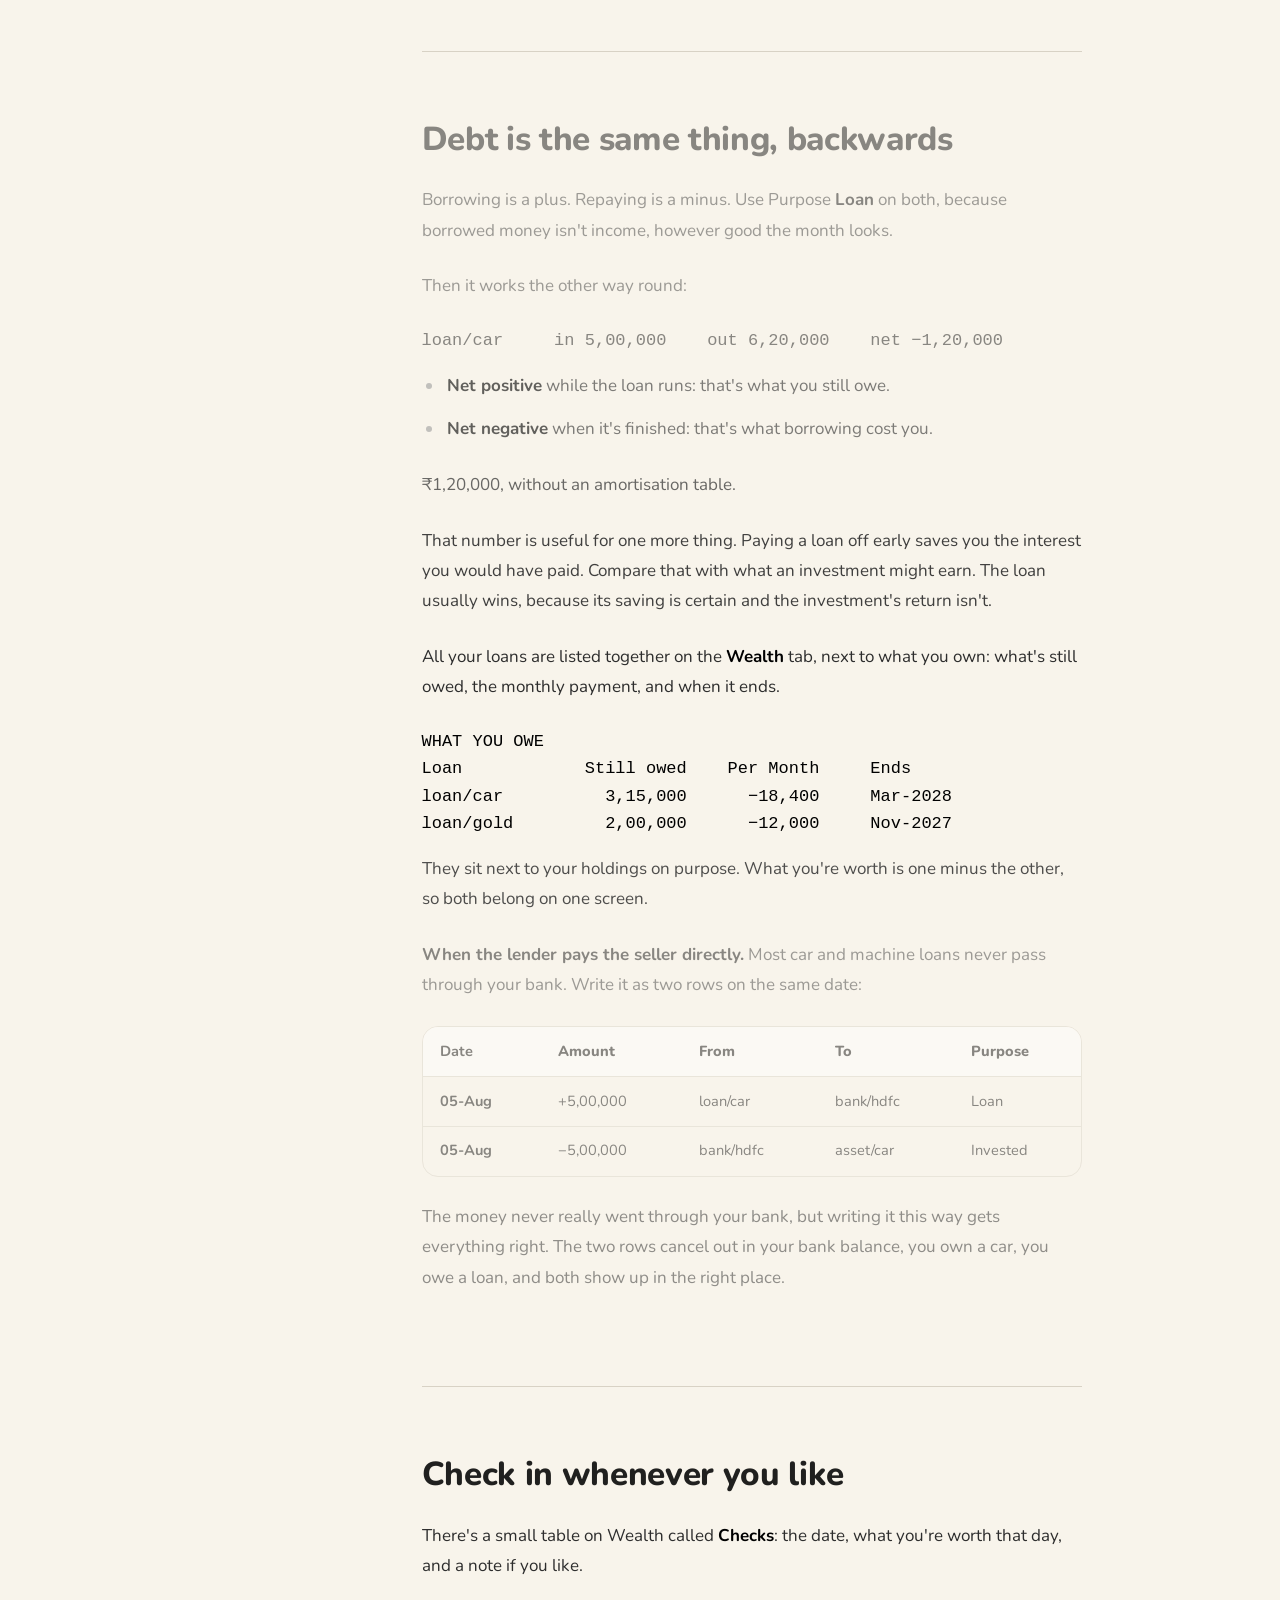
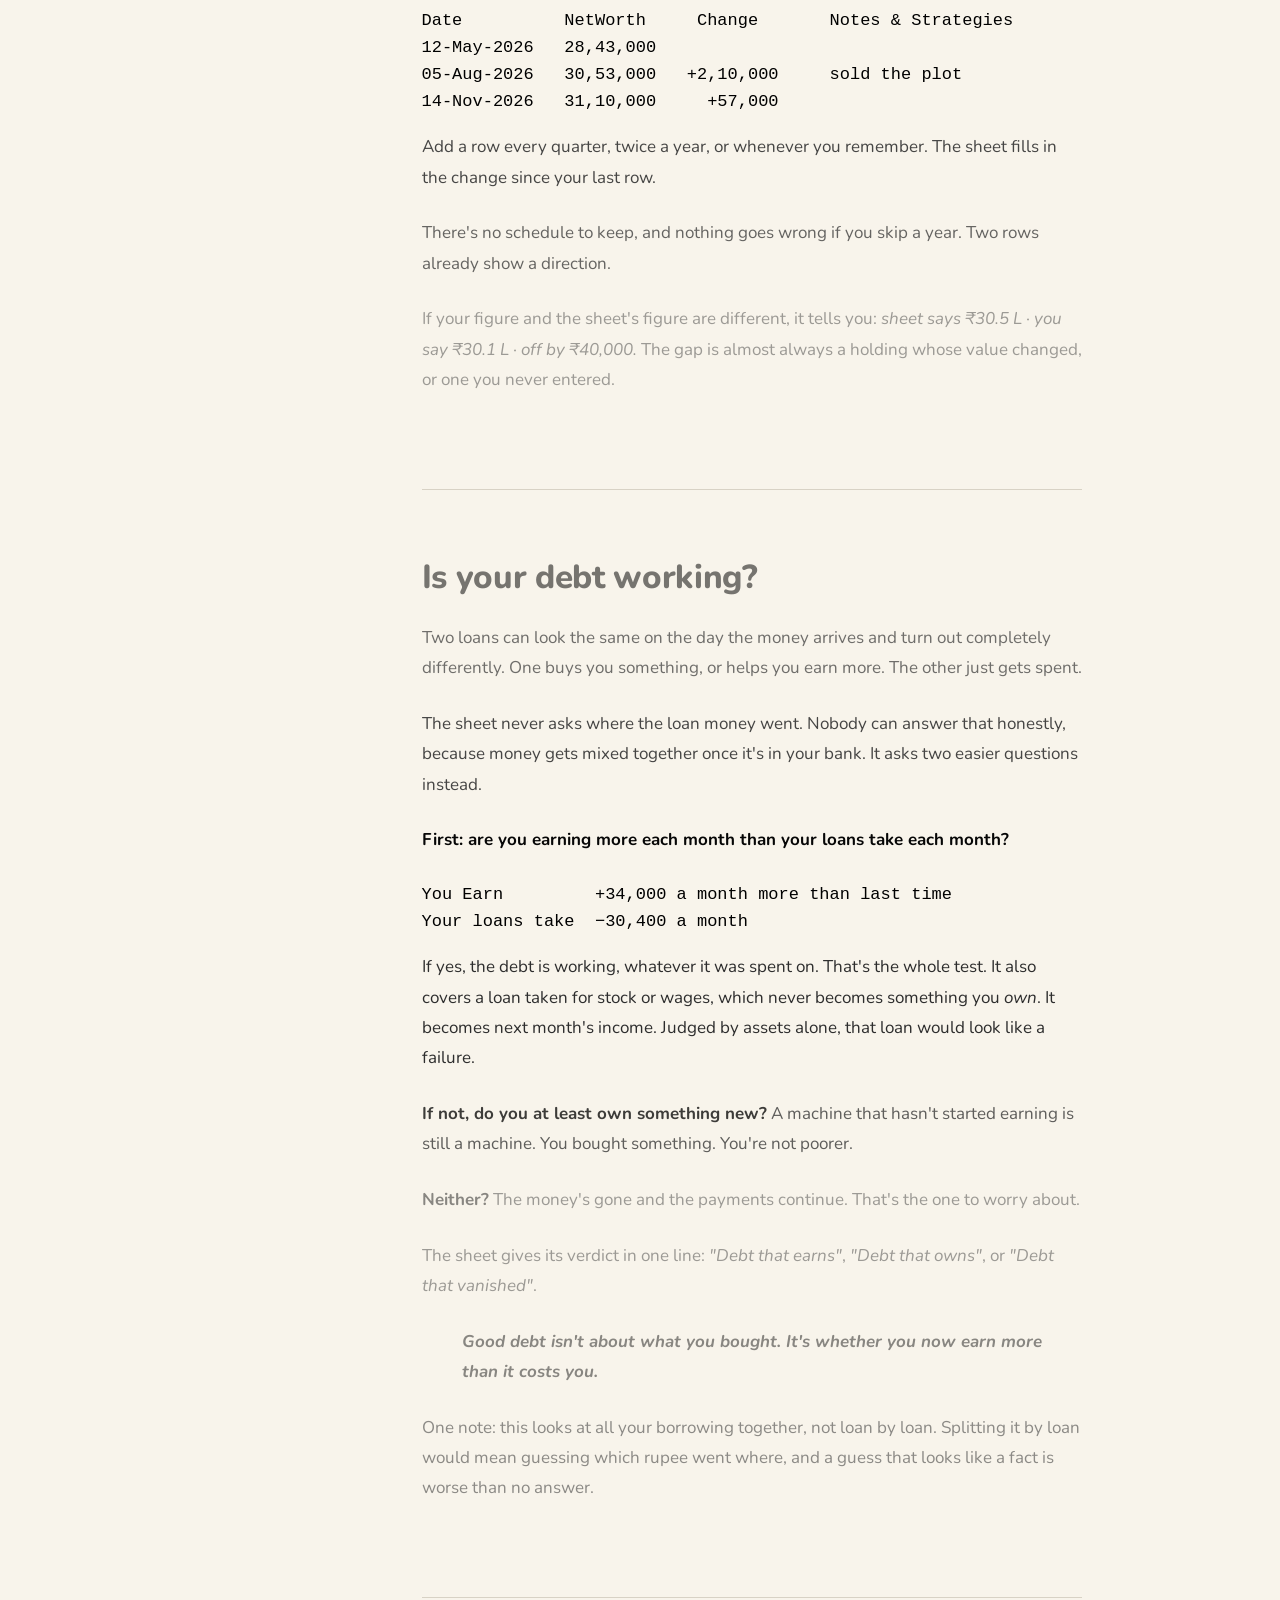
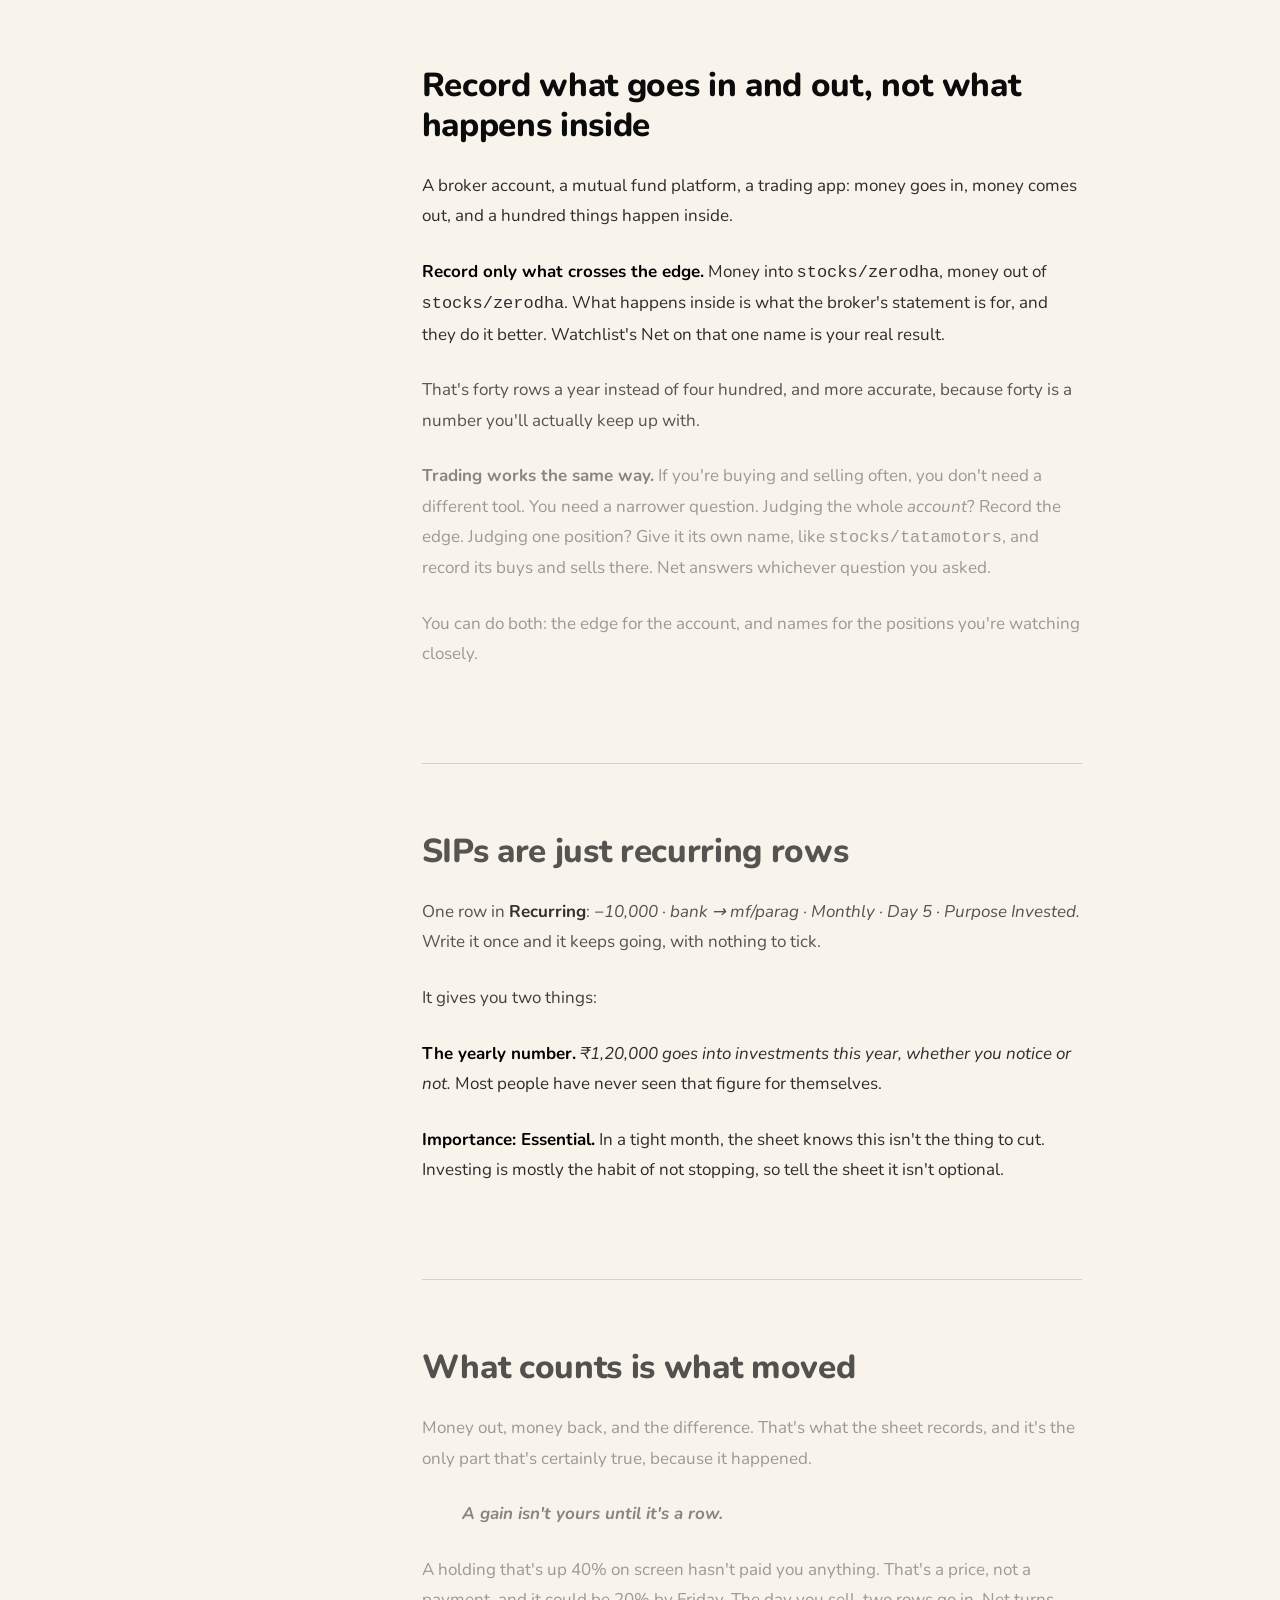
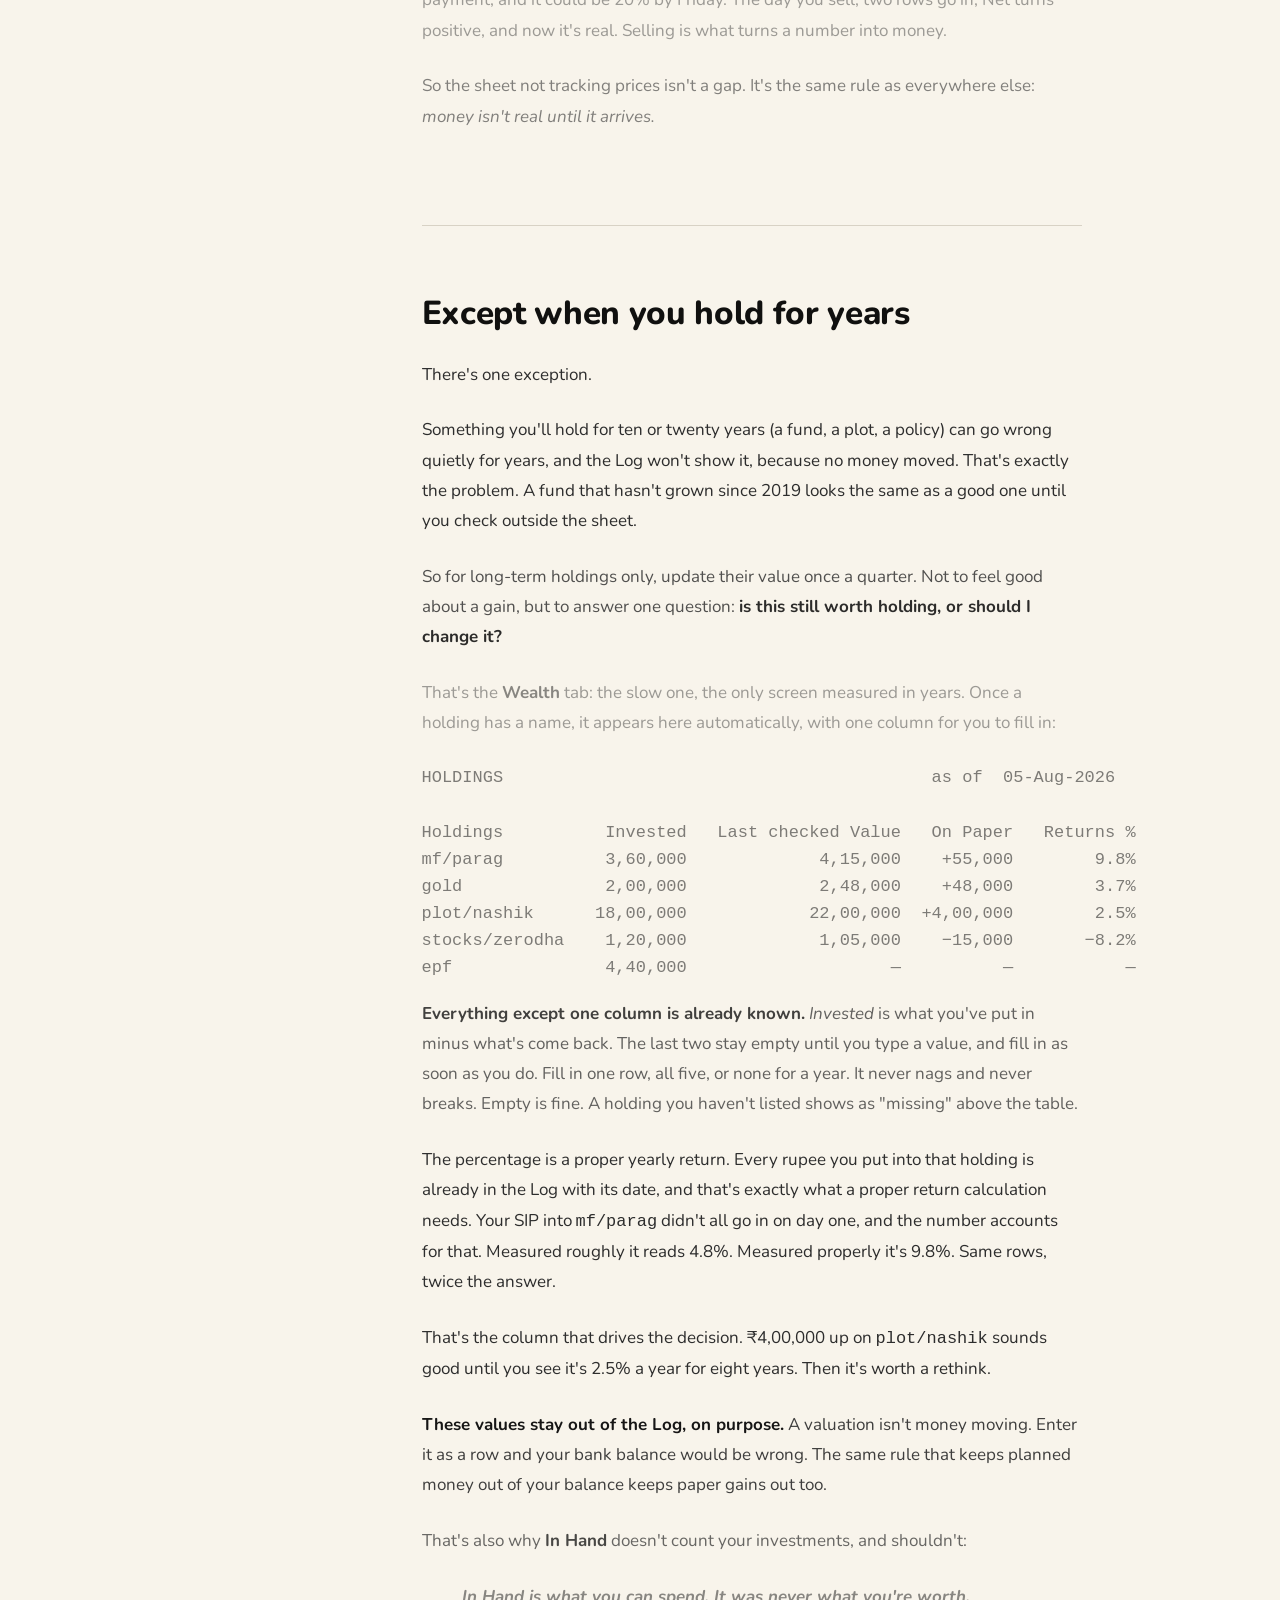
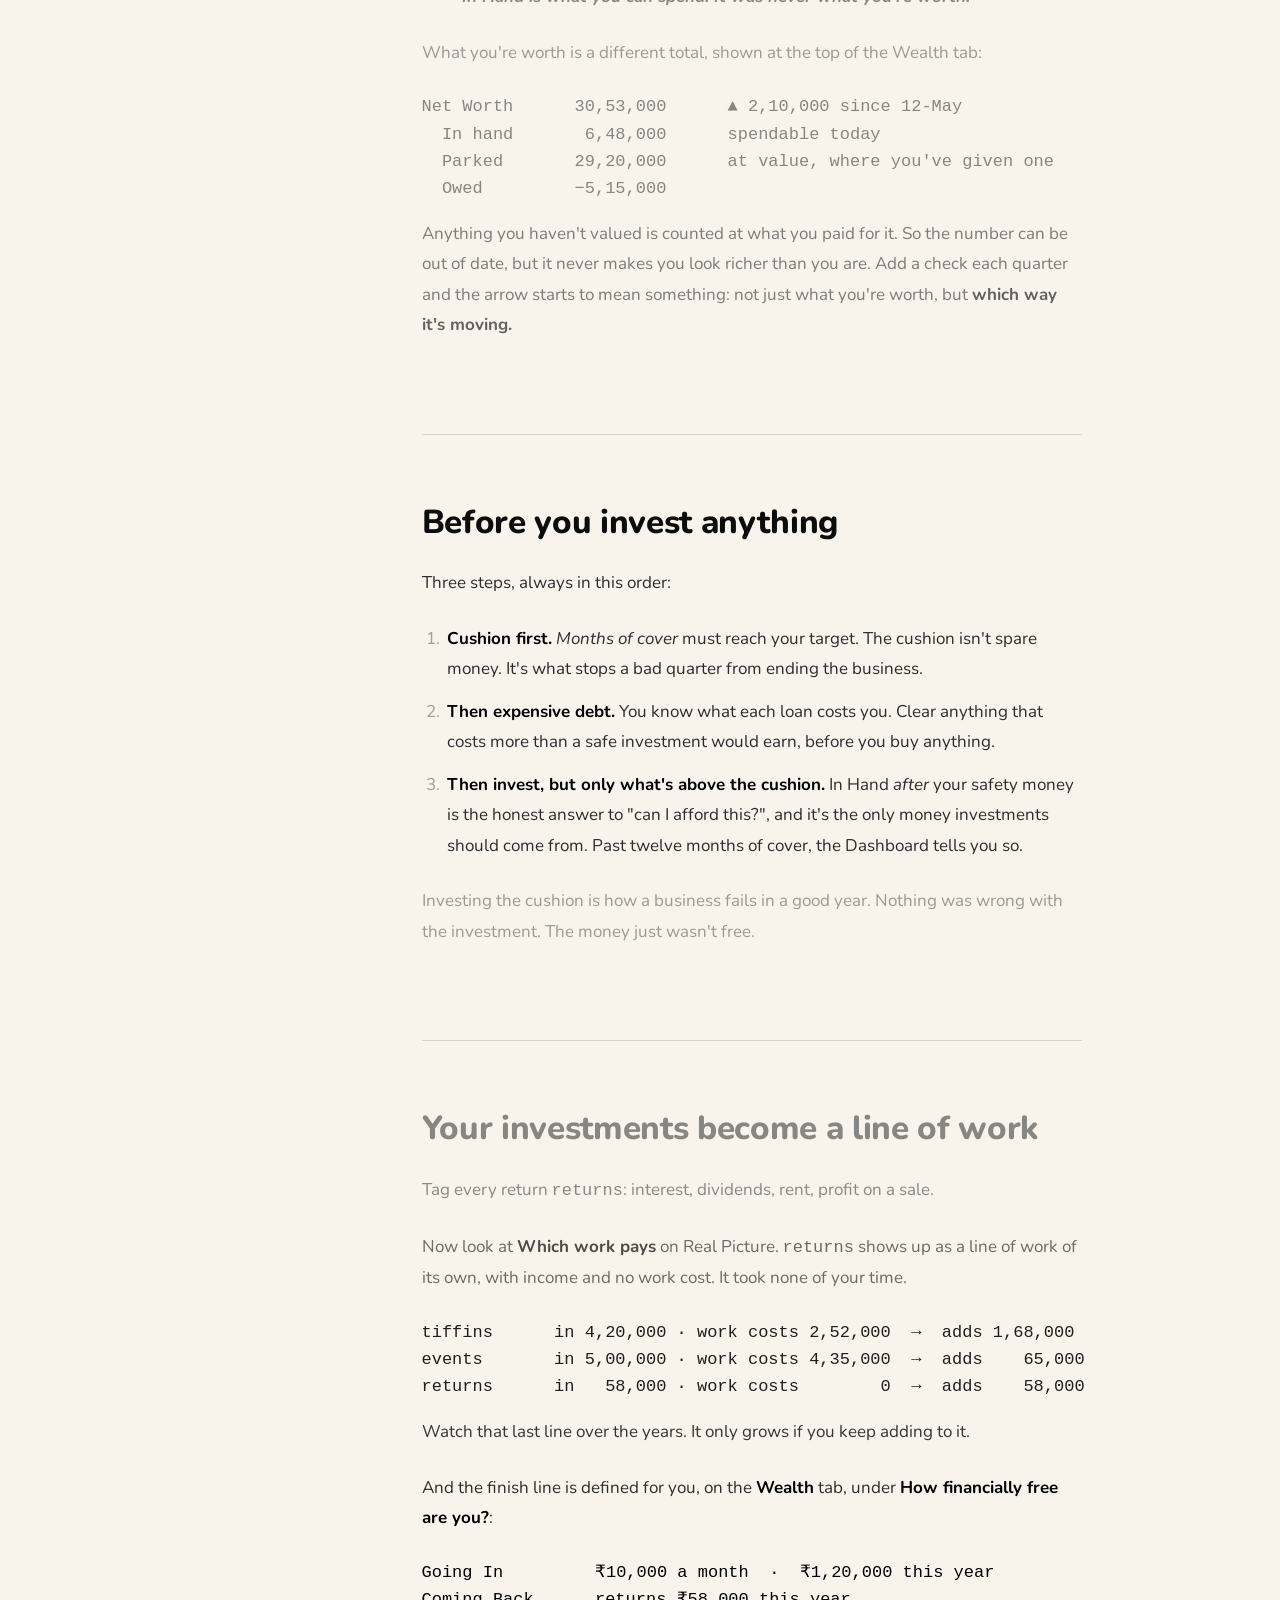
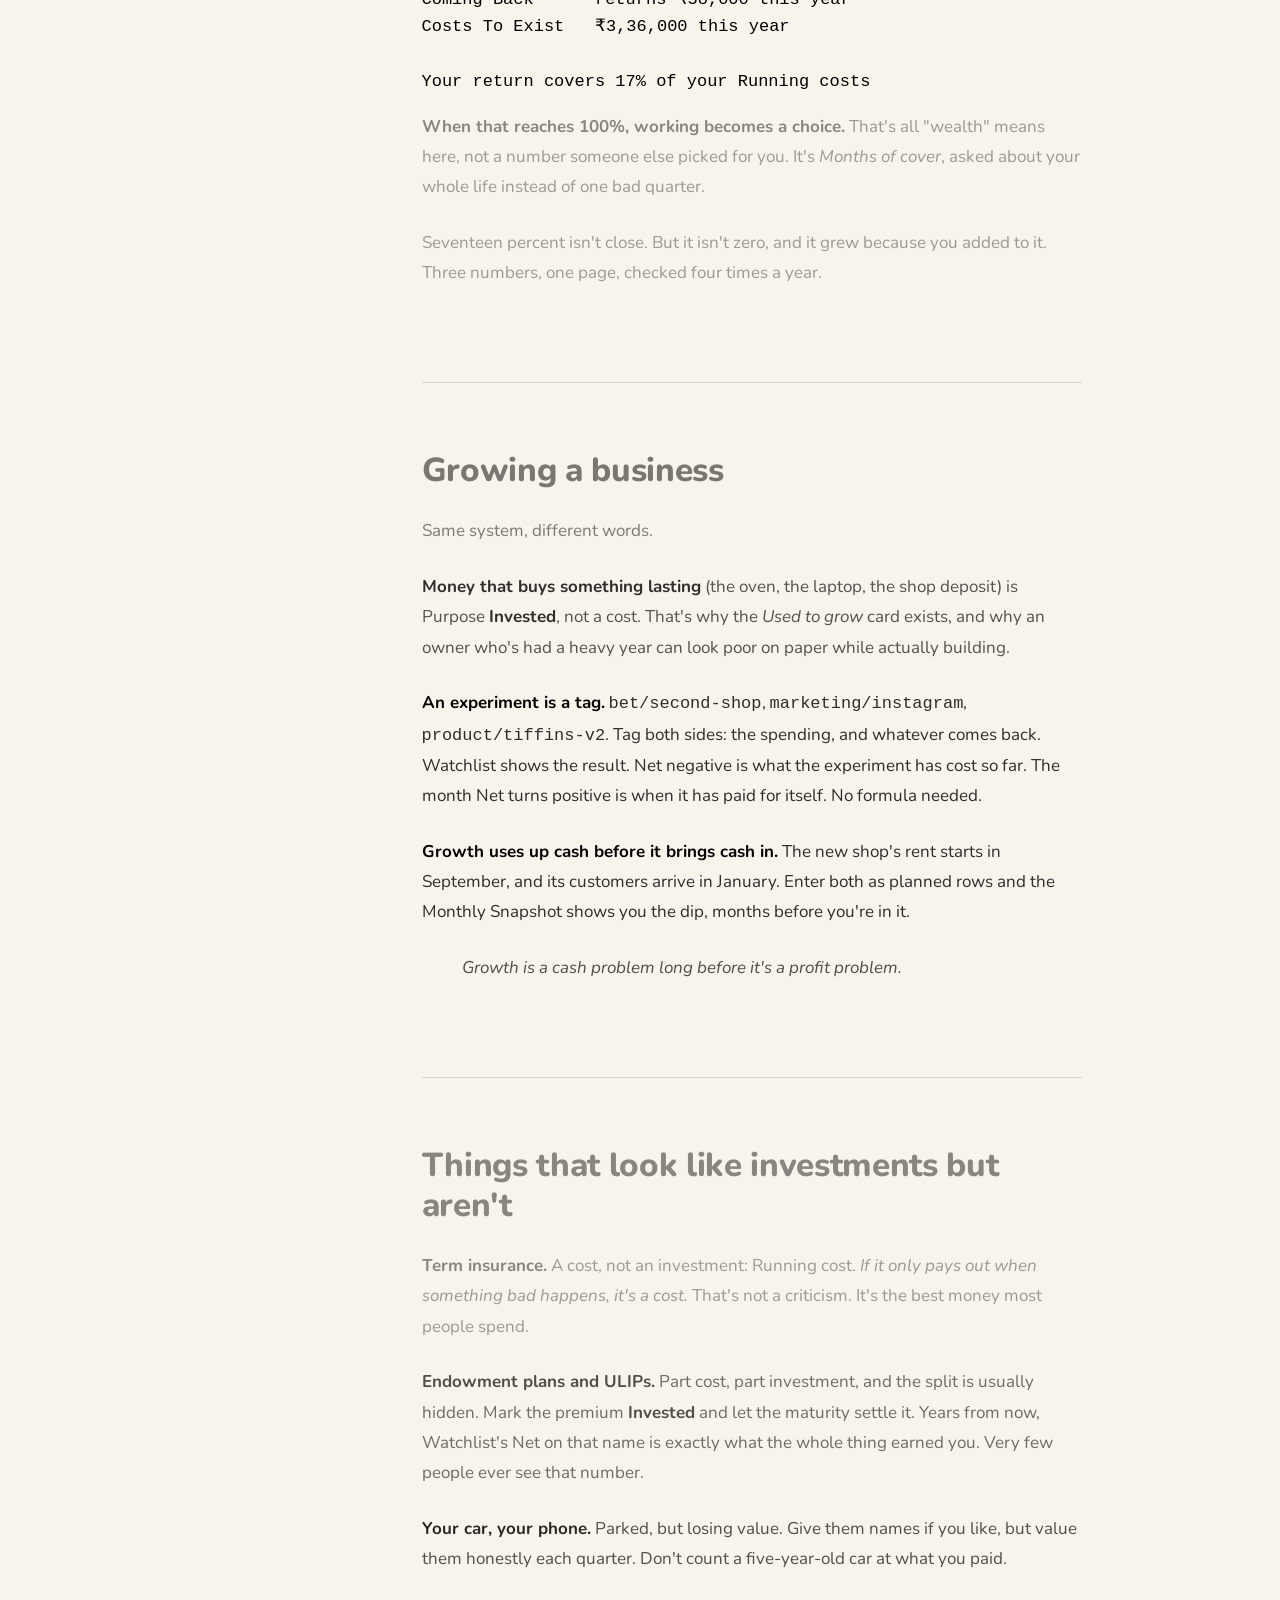
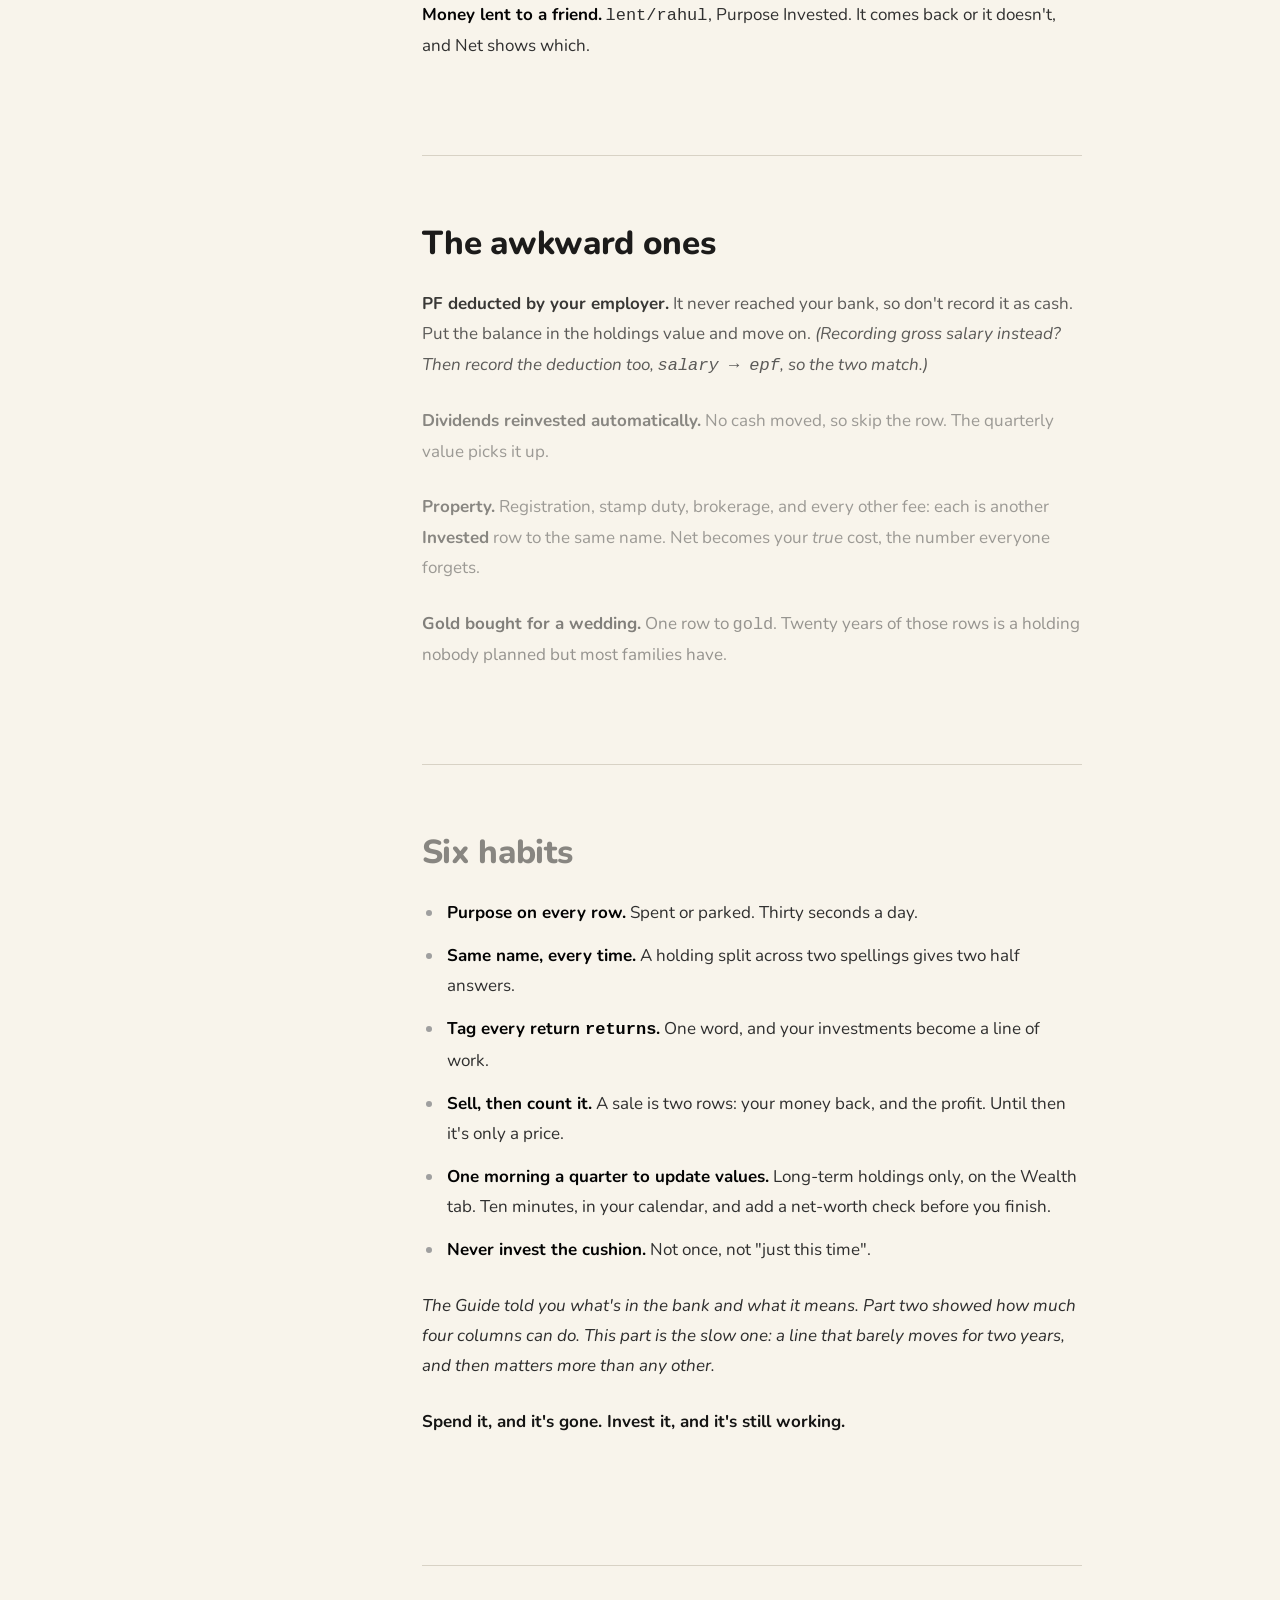
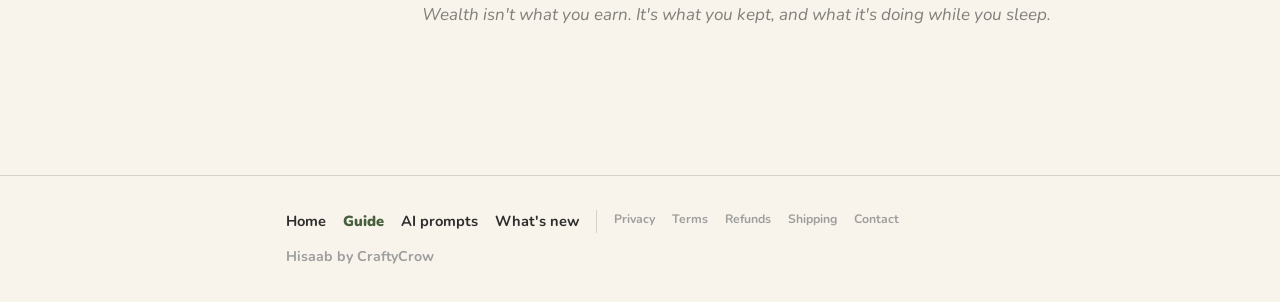
<file: docs/money-that-grows.html>
<!DOCTYPE html>
<html lang="en">
<head>
<meta charset="UTF-8" />
<meta name="viewport" content="width=device-width, initial-scale=1" />
<title>Money that grows — Hisaab</title>
<meta name="description" content="Tracking what you own and what you owe, in the same four columns. Investments, debt, and the one number that tells you where you stand." />
<link rel="canonical" href="https://hisaab.craftycrow.co/money-that-grows.html" />
<meta property="og:title" content="Money that grows — Hisaab" />
<meta property="og:description" content="Tracking what you own and what you owe, in the same four columns. Investments, debt, and the one number that tells you where you stand." />
<meta property="og:type" content="article" />
<script>try{var t=localStorage.getItem("hisaab-theme");if(t)document.documentElement.setAttribute("data-theme",t);}catch(e){}</script>
<link rel="preconnect" href="https://fonts.googleapis.com" />
<link rel="preconnect" href="https://fonts.gstatic.com" crossorigin />
<link href="https://fonts.googleapis.com/css2?family=Nunito:wght@400;600;700;800;900&display=swap" rel="stylesheet" />
<link rel="icon" href="favicon.svg" type="image/svg+xml" />
<link rel="stylesheet" href="legal.css" />
<link rel="stylesheet" href="guide.css" />
</head>
<body>

<div class="progress" id="progress"></div>

<header class="topbar">
  <div class="wrap">
    <a href="index.html" class="brand">Hisaab <small>by CraftyCrow</small></a>
    <button class="iconbtn" id="theme" aria-label="Switch light and dark (press T)">
      <svg class="sun" viewBox="0 0 24 24"><circle cx="12" cy="12" r="4.2"/><path d="M12 2v2M12 20v2M2 12h2M20 12h2M5 5l1.4 1.4M17.6 17.6 19 19M19 5l-1.4 1.4M6.4 17.6 5 19"/></svg>
      <svg class="moon" viewBox="0 0 24 24"><path d="M20 14.5A8 8 0 1 1 9.5 4a6.3 6.3 0 0 0 10.5 10.5Z"/></svg>
    </button>
  </div>
</header>

<div class="glayout">

  <nav class="toc" id="toc" aria-label="Contents">
    <button class="iconbtn toc-close" id="tocClose" aria-label="Close contents">
      <svg viewBox="0 0 24 24" fill="none" stroke="currentColor" stroke-width="1.8" stroke-linecap="round"><path d="M6 6l12 12M18 6L6 18"/></svg>
    </button>
    <h2>Money that grows</h2>
    <ol>
      <li><a href="#s1">Spent or parked</a></li>
      <li><a href="#s2">Every place gets a name</a></li>
      <li><a href="#s3">Buying and selling</a></li>
      <li><a href="#s4">The one number that tells you where you stand</a></li>
      <li><a href="#s5">Debt is the same thing, backwards</a></li>
      <li><a href="#s6">Check in whenever you like</a></li>
      <li><a href="#s7">Is your debt working?</a></li>
      <li><a href="#s8">Record what goes in and out, not what happens inside</a></li>
      <li><a href="#s9">SIPs are just recurring rows</a></li>
      <li><a href="#s10">What counts is what moved</a></li>
      <li><a href="#s11">Except when you hold for years</a></li>
      <li><a href="#s12">Before you invest anything</a></li>
      <li><a href="#s13">Your investments become a line of work</a></li>
      <li><a href="#s14">Growing a business</a></li>
      <li><a href="#s15">Things that look like investments but aren't</a></li>
      <li><a href="#s16">The awkward ones</a></li>
      <li><a href="#s17">Six habits</a></li>
    </ol>
  </nav>

  <article class="gcontent">

    <h1>Money that grows</h1>

    <p class="tagline"><em>Part three. The Guide answered the quick question: "do I have enough?" This one answers the slow one: <strong>is it growing?</strong></em></p>

    <p class="introlede">Investments, loans and building wealth need no new skill and no new way of writing a row. It all works with what you already know: a sign, two names and a Purpose. There's one tab you haven't used yet, <strong>Wealth</strong>, and every number on it comes from rows you were already writing.</p>

    <section id="s1">
      <h2>Spent or parked</h2>
      <p>Two rows can both be a minus and mean opposite things.</p>
      <p>₹450 on dinner is <strong>gone</strong>. ₹1,00,000 into an FD is <strong>still yours</strong>. It's just somewhere else. Your bank balance fell the same way both times. Your wealth fell only once.</p>
      <p>That difference is what this page is about, and one dropdown records it:</p>
      <ul><li><strong>Running cost or Specific cost</strong>: spent. It made you poorer.</li><li><strong>Invested</strong>: parked. It moved somewhere, but it's still yours.</li></ul>
      <p>Pick it when you enter the row and you never have to think about it again. The reports keep the two apart from then on.</p>
      <blockquote><p><em>Not every minus is a cost.</em></p></blockquote>
    </section>

    <section id="s2">
      <h2>Every place gets a name</h2>
      <p>Anywhere your money sits and waits is just a name in <strong>To</strong>, like a shop, a client or a bank.</p>
      <pre>fd/hdfc        mf/parag        gold           epf
fd/sbi         mf/quant        plot/nashik    nps
                stocks/zerodha</pre>
      <p>The slash works as it always does: <code>mf</code> totals every fund, <code>fd</code> totals every deposit, and each one still counts on its own. You never build a portfolio list. Your naming builds it.</p>
      <p>Business things that last work the same way: <code>machine/oven</code>, <code>deposit/shop</code>, <code>laptop</code>.</p>
    </section>

    <section id="s3">
      <h2>Buying and selling</h2>
      <p>Buying is one row. Money leaves the bank and goes to the holding.</p>
      <div class="scroll"><table><thead><tr><th>Date</th><th>Amount</th><th>From</th><th>To</th><th>Purpose</th></tr></thead><tbody><tr><td>05-Aug</td><td>−1,00,000</td><td>bank/hdfc</td><td>fd/hdfc</td><td>Invested</td></tr></tbody></table></div>
      <p><strong>Paying in parts?</strong> A ₹5 L machine, paid in three payments whenever you had the cash. Enter the whole purchase once as a planned row, then link each payment to it as it happens: <em>paid ₹3 L, ₹2 L left</em>. Only the plan is ticked, so the money is counted once. <em>Guide, section 14.</em></p>
      <p>Selling, or an FD maturing, takes <strong>two</strong> rows. The second row is the important one.</p>
      <div class="scroll"><table><thead><tr><th>Date</th><th>Amount</th><th>From</th><th>To</th><th>Purpose</th><th>Tags</th></tr></thead><tbody><tr><td>05-Aug</td><td>+1,00,000</td><td>fd/hdfc</td><td>bank/hdfc</td><td>Invested</td><td></td></tr><tr><td>05-Aug</td><td>+7,000</td><td>fd/hdfc</td><td>bank/hdfc</td><td>Earned</td><td>returns</td></tr></tbody></table></div>
      <p>The first is your own money coming back. The second is what it earned. Getting your own money back isn't income. Only the ₹7,000 is. Split them once, when you enter them, and every report stays right.</p>
      <blockquote><p><em>Money coming back and money earned are never the same row.</em></p></blockquote>
    </section>

    <section id="s4">
      <h2>The one number that tells you where you stand</h2>
      <p>Open <strong>Watchlist</strong>, type a holding's name, and set the period to <strong>All</strong>.</p>
      <pre>fd/hdfc      out 1,00,000    in 1,07,000    net    +7,000
mf/parag     out 3,60,000    in         0   net −3,60,000</pre>
      <p>Read it like this:</p>
      <ul><li><strong>Net is negative</strong>: it's still running. That figure is what you have put in.</li><li><strong>Net is positive</strong>: it's finished. That figure is what it earned you.</li></ul>
      <p>The sign tells you which.</p>
      <blockquote><p><strong><em>While it's running, Net is what you have in it. When it's finished, Net is what it made.</em></strong></p></blockquote>
      <p>One row per holding, and you're looking at your portfolio. No report to build.</p>
    </section>

    <section id="s5">
      <h2>Debt is the same thing, backwards</h2>
      <p>Borrowing is a plus. Repaying is a minus. Use Purpose <strong>Loan</strong> on both, because borrowed money isn't income, however good the month looks.</p>
      <p>Then it works the other way round:</p>
      <pre>loan/car     in 5,00,000    out 6,20,000    net −1,20,000</pre>
      <ul><li><strong>Net positive</strong> while the loan runs: that's what you still owe.</li><li><strong>Net negative</strong> when it's finished: that's what borrowing cost you.</li></ul>
      <p>₹1,20,000, without an amortisation table.</p>
      <p>That number is useful for one more thing. Paying a loan off early saves you the interest you would have paid. Compare that with what an investment might earn. The loan usually wins, because its saving is certain and the investment's return isn't.</p>
      <p>All your loans are listed together on the <strong>Wealth</strong> tab, next to what you own: what's still owed, the monthly payment, and when it ends.</p>
      <pre>WHAT YOU OWE
Loan            Still owed    Per Month     Ends
loan/car          3,15,000      −18,400     Mar-2028
loan/gold         2,00,000      −12,000     Nov-2027</pre>
      <p>They sit next to your holdings on purpose. What you're worth is one minus the other, so both belong on one screen.</p>
      <p><strong>When the lender pays the seller directly.</strong> Most car and machine loans never pass through your bank. Write it as two rows on the same date:</p>
      <div class="scroll"><table><thead><tr><th>Date</th><th>Amount</th><th>From</th><th>To</th><th>Purpose</th></tr></thead><tbody><tr><td>05-Aug</td><td>+5,00,000</td><td>loan/car</td><td>bank/hdfc</td><td>Loan</td></tr><tr><td>05-Aug</td><td>−5,00,000</td><td>bank/hdfc</td><td>asset/car</td><td>Invested</td></tr></tbody></table></div>
      <p>The money never really went through your bank, but writing it this way gets everything right. The two rows cancel out in your bank balance, you own a car, you owe a loan, and both show up in the right place.</p>
    </section>

    <section id="s6">
      <h2>Check in whenever you like</h2>
      <p>There's a small table on Wealth called <strong>Checks</strong>: the date, what you're worth that day, and a note if you like.</p>
      <pre>Date          NetWorth     Change       Notes &amp; Strategies
12-May-2026   28,43,000
05-Aug-2026   30,53,000   +2,10,000     sold the plot
14-Nov-2026   31,10,000     +57,000</pre>
      <p>Add a row every quarter, twice a year, or whenever you remember. The sheet fills in the change since your last row.</p>
      <p>There's no schedule to keep, and nothing goes wrong if you skip a year. Two rows already show a direction.</p>
      <p>If your figure and the sheet's figure are different, it tells you: <em>sheet says ₹30.5 L · you say ₹30.1 L · off by ₹40,000.</em> The gap is almost always a holding whose value changed, or one you never entered.</p>
    </section>

    <section id="s7">
      <h2>Is your debt working?</h2>
      <p>Two loans can look the same on the day the money arrives and turn out completely differently. One buys you something, or helps you earn more. The other just gets spent.</p>
      <p>The sheet never asks where the loan money went. Nobody can answer that honestly, because money gets mixed together once it's in your bank. It asks two easier questions instead.</p>
      <p><strong>First: are you earning more each month than your loans take each month?</strong></p>
      <pre>You Earn         +34,000 a month more than last time
Your loans take  −30,400 a month</pre>
      <p>If yes, the debt is working, whatever it was spent on. That's the whole test. It also covers a loan taken for stock or wages, which never becomes something you <em>own</em>. It becomes next month's income. Judged by assets alone, that loan would look like a failure.</p>
      <p><strong>If not, do you at least own something new?</strong> A machine that hasn't started earning is still a machine. You bought something. You're not poorer.</p>
      <p><strong>Neither?</strong> The money's gone and the payments continue. That's the one to worry about.</p>
      <p>The sheet gives its verdict in one line: <em>"Debt that earns"</em>, <em>"Debt that owns"</em>, or <em>"Debt that vanished"</em>.</p>
      <blockquote><p><strong><em>Good debt isn't about what you bought. It's whether you now earn more than it costs you.</em></strong></p></blockquote>
      <p>One note: this looks at all your borrowing together, not loan by loan. Splitting it by loan would mean guessing which rupee went where, and a guess that looks like a fact is worse than no answer.</p>
    </section>

    <section id="s8">
      <h2>Record what goes in and out, not what happens inside</h2>
      <p>A broker account, a mutual fund platform, a trading app: money goes in, money comes out, and a hundred things happen inside.</p>
      <p><strong>Record only what crosses the edge.</strong> Money into <code>stocks/zerodha</code>, money out of <code>stocks/zerodha</code>. What happens inside is what the broker's statement is for, and they do it better. Watchlist's Net on that one name is your real result.</p>
      <p>That's forty rows a year instead of four hundred, and more accurate, because forty is a number you'll actually keep up with.</p>
      <p><strong>Trading works the same way.</strong> If you're buying and selling often, you don't need a different tool. You need a narrower question. Judging the whole <em>account</em>? Record the edge. Judging one position? Give it its own name, like <code>stocks/tatamotors</code>, and record its buys and sells there. Net answers whichever question you asked.</p>
      <p>You can do both: the edge for the account, and names for the positions you're watching closely.</p>
    </section>

    <section id="s9">
      <h2>SIPs are just recurring rows</h2>
      <p>One row in <strong>Recurring</strong>: <em>−10,000 · bank → mf/parag · Monthly · Day 5 · Purpose Invested.</em> Write it once and it keeps going, with nothing to tick.</p>
      <p>It gives you two things:</p>
      <p><strong>The yearly number.</strong> <em>₹1,20,000 goes into investments this year, whether you notice or not.</em> Most people have never seen that figure for themselves.</p>
      <p><strong>Importance: Essential.</strong> In a tight month, the sheet knows this isn't the thing to cut. Investing is mostly the habit of not stopping, so tell the sheet it isn't optional.</p>
    </section>

    <section id="s10">
      <h2>What counts is what moved</h2>
      <p>Money out, money back, and the difference. That's what the sheet records, and it's the only part that's certainly true, because it happened.</p>
      <blockquote><p><strong><em>A gain isn't yours until it's a row.</em></strong></p></blockquote>
      <p>A holding that's up 40% on screen hasn't paid you anything. That's a price, not a payment, and it could be 20% by Friday. The day you sell, two rows go in, Net turns positive, and now it's real. Selling is what turns a number into money.</p>
      <p>So the sheet not tracking prices isn't a gap. It's the same rule as everywhere else: <em>money isn't real until it arrives.</em></p>
    </section>

    <section id="s11">
      <h2>Except when you hold for years</h2>
      <p>There's one exception.</p>
      <p>Something you'll hold for ten or twenty years (a fund, a plot, a policy) can go wrong quietly for years, and the Log won't show it, because no money moved. That's exactly the problem. A fund that hasn't grown since 2019 looks the same as a good one until you check outside the sheet.</p>
      <p>So for long-term holdings only, update their value once a quarter. Not to feel good about a gain, but to answer one question: <strong>is this still worth holding, or should I change it?</strong></p>
      <p>That's the <strong>Wealth</strong> tab: the slow one, the only screen measured in years. Once a holding has a name, it appears here automatically, with one column for you to fill in:</p>
      <pre>HOLDINGS                                          as of  05-Aug-2026

Holdings          Invested   Last checked Value   On Paper   Returns %
mf/parag          3,60,000             4,15,000    +55,000        9.8%
gold              2,00,000             2,48,000    +48,000        3.7%
plot/nashik      18,00,000            22,00,000  +4,00,000        2.5%
stocks/zerodha    1,20,000             1,05,000    −15,000       −8.2%
epf               4,40,000                    —          —           —</pre>
      <p><strong>Everything except one column is already known.</strong> <em>Invested</em> is what you've put in minus what's come back. The last two stay empty until you type a value, and fill in as soon as you do. Fill in one row, all five, or none for a year. It never nags and never breaks. Empty is fine. A holding you haven't listed shows as "missing" above the table.</p>
      <p>The percentage is a proper yearly return. Every rupee you put into that holding is already in the Log with its date, and that's exactly what a proper return calculation needs. Your SIP into <code>mf/parag</code> didn't all go in on day one, and the number accounts for that. Measured roughly it reads 4.8%. Measured properly it's 9.8%. Same rows, twice the answer.</p>
      <p>That's the column that drives the decision. ₹4,00,000 up on <code>plot/nashik</code> sounds good until you see it's 2.5% a year for eight years. Then it's worth a rethink.</p>
      <p><strong>These values stay out of the Log, on purpose.</strong> A valuation isn't money moving. Enter it as a row and your bank balance would be wrong. The same rule that keeps planned money out of your balance keeps paper gains out too.</p>
      <p>That's also why <strong>In Hand</strong> doesn't count your investments, and shouldn't:</p>
      <blockquote><p><strong><em>In Hand is what you can spend. It was never what you're worth.</em></strong></p></blockquote>
      <p>What you're worth is a different total, shown at the top of the Wealth tab:</p>
      <pre>Net Worth      30,53,000      ▲ 2,10,000 since 12-May
  In hand       6,48,000      spendable today
  Parked       29,20,000      at value, where you've given one
  Owed         −5,15,000</pre>
      <p>Anything you haven't valued is counted at what you paid for it. So the number can be out of date, but it never makes you look richer than you are. Add a check each quarter and the arrow starts to mean something: not just what you're worth, but <strong>which way it's moving.</strong></p>
    </section>

    <section id="s12">
      <h2>Before you invest anything</h2>
      <p>Three steps, always in this order:</p>
      <ol><li><strong>Cushion first.</strong> <em>Months of cover</em> must reach your target. The cushion isn't spare money. It's what stops a bad quarter from ending the business.</li><li><strong>Then expensive debt.</strong> You know what each loan costs you. Clear anything that costs more than a safe investment would earn, before you buy anything.</li><li><strong>Then invest, but only what's above the cushion.</strong> In Hand <em>after</em> your safety money is the honest answer to "can I afford this?", and it's the only money investments should come from. Past twelve months of cover, the Dashboard tells you so.</li></ol>
      <p>Investing the cushion is how a business fails in a good year. Nothing was wrong with the investment. The money just wasn't free.</p>
    </section>

    <section id="s13">
      <h2>Your investments become a line of work</h2>
      <p>Tag every return <code>returns</code>: interest, dividends, rent, profit on a sale.</p>
      <p>Now look at <strong>Which work pays</strong> on Real Picture. <code>returns</code> shows up as a line of work of its own, with income and no work cost. It took none of your time.</p>
      <pre>tiffins      in 4,20,000 · work costs 2,52,000  →  adds 1,68,000
events       in 5,00,000 · work costs 4,35,000  →  adds    65,000
returns      in   58,000 · work costs        0  →  adds    58,000</pre>
      <p>Watch that last line over the years. It only grows if you keep adding to it.</p>
      <p>And the finish line is defined for you, on the <strong>Wealth</strong> tab, under <strong>How financially free are you?</strong>:</p>
      <pre>Going In         ₹10,000 a month  ·  ₹1,20,000 this year
Coming Back      returns ₹58,000 this year
Costs To Exist   ₹3,36,000 this year

Your return covers 17% of your Running costs</pre>
      <p><strong>When that reaches 100%, working becomes a choice.</strong> That's all "wealth" means here, not a number someone else picked for you. It's <em>Months of cover</em>, asked about your whole life instead of one bad quarter.</p>
      <p>Seventeen percent isn't close. But it isn't zero, and it grew because you added to it. Three numbers, one page, checked four times a year.</p>
    </section>

    <section id="s14">
      <h2>Growing a business</h2>
      <p>Same system, different words.</p>
      <p><strong>Money that buys something lasting</strong> (the oven, the laptop, the shop deposit) is Purpose <strong>Invested</strong>, not a cost. That's why the <em>Used to grow</em> card exists, and why an owner who's had a heavy year can look poor on paper while actually building.</p>
      <p><strong>An experiment is a tag.</strong> <code>bet/second-shop</code>, <code>marketing/instagram</code>, <code>product/tiffins-v2</code>. Tag both sides: the spending, and whatever comes back. Watchlist shows the result. Net negative is what the experiment has cost so far. The month Net turns positive is when it has paid for itself. No formula needed.</p>
      <p><strong>Growth uses up cash before it brings cash in.</strong> The new shop's rent starts in September, and its customers arrive in January. Enter both as planned rows and the Monthly Snapshot shows you the dip, months before you're in it.</p>
      <blockquote><p><em>Growth is a cash problem long before it's a profit problem.</em></p></blockquote>
    </section>

    <section id="s15">
      <h2>Things that look like investments but aren't</h2>
      <p><strong>Term insurance.</strong> A cost, not an investment: Running cost. <em>If it only pays out when something bad happens, it's a cost.</em> That's not a criticism. It's the best money most people spend.</p>
      <p><strong>Endowment plans and ULIPs.</strong> Part cost, part investment, and the split is usually hidden. Mark the premium <strong>Invested</strong> and let the maturity settle it. Years from now, Watchlist's Net on that name is exactly what the whole thing earned you. Very few people ever see that number.</p>
      <p><strong>Your car, your phone.</strong> Parked, but losing value. Give them names if you like, but value them honestly each quarter. Don't count a five-year-old car at what you paid.</p>
      <p><strong>Money lent to a friend.</strong> <code>lent/rahul</code>, Purpose Invested. It comes back or it doesn't, and Net shows which.</p>
    </section>

    <section id="s16">
      <h2>The awkward ones</h2>
      <p><strong>PF deducted by your employer.</strong> It never reached your bank, so don't record it as cash. Put the balance in the holdings value and move on. <em>(Recording gross salary instead? Then record the deduction too, <code>salary → epf</code>, so the two match.)</em></p>
      <p><strong>Dividends reinvested automatically.</strong> No cash moved, so skip the row. The quarterly value picks it up.</p>
      <p><strong>Property.</strong> Registration, stamp duty, brokerage, and every other fee: each is another <strong>Invested</strong> row to the same name. Net becomes your <em>true</em> cost, the number everyone forgets.</p>
      <p><strong>Gold bought for a wedding.</strong> One row to <code>gold</code>. Twenty years of those rows is a holding nobody planned but most families have.</p>
    </section>

    <section id="s17">
      <h2>Six habits</h2>
      <ul><li><strong>Purpose on every row.</strong> Spent or parked. Thirty seconds a day.</li><li><strong>Same name, every time.</strong> A holding split across two spellings gives two half answers.</li><li><strong>Tag every return <code>returns</code>.</strong> One word, and your investments become a line of work.</li><li><strong>Sell, then count it.</strong> A sale is two rows: your money back, and the profit. Until then it's only a price.</li><li><strong>One morning a quarter to update values.</strong> Long-term holdings only, on the Wealth tab. Ten minutes, in your calendar, and add a net-worth check before you finish.</li><li><strong>Never invest the cushion.</strong> Not once, not "just this time".</li></ul>
      <p><em>The Guide told you what's in the bank and what it means. Part two showed how much four columns can do. This part is the slow one: a line that barely moves for two years, and then matters more than any other.</em></p>
      <p><strong>Spend it, and it's gone. Invest it, and it's still working.</strong></p>
    </section>

    <div class="finale">
      <p><em>Wealth isn't what you earn. It's what you kept, and what it's doing while you sleep.</em></p>
    </div>

  </article>
</div>

<footer class="docfoot">
  <div class="wrap">
    <nav class="docnav">
      <a href="index.html">Home</a>
      <a href="guide.html">Guide</a>
      <a href="ai.html">AI prompts</a>
      <a href="whats-new.html">What&#39;s new</a>
      <span class="navsep" aria-hidden="true"></span>
      <a class="lgl" href="privacy.html">Privacy</a>
      <a class="lgl" href="terms.html">Terms</a>
      <a class="lgl" href="refund.html">Refunds</a>
      <a class="lgl" href="shipping.html">Shipping</a>
      <a class="lgl" href="contact.html">Contact</a>
    </nav>
    <small>Hisaab by CraftyCrow</small>
  </div>
</footer>

<button class="fab fab-contents show" id="fabContents" type="button" aria-label="Open contents">
  <svg viewBox="0 0 24 24"><path d="M4 6h16M4 12h16M4 18h16"/></svg> Contents
</button>
<button class="fab fab-top" id="fabTop" type="button" aria-label="Back to top">
  <svg viewBox="0 0 24 24"><path d="M12 19V5M5 12l7-7 7 7"/></svg>
</button>

<script src="theme.js"></script>
<script src="analytics.js"></script>
<script>
(function(){
  var toc=document.getElementById("toc");
  var links=[].slice.call(toc.querySelectorAll("a"));
  var sections=links.map(function(a){return document.getElementById(a.getAttribute("href").slice(1));});

  var bar=document.getElementById("progress");
  var fabTop=document.getElementById("fabTop");
  var reduce=matchMedia("(prefers-reduced-motion: reduce)").matches;
  var blocks=[].slice.call(document.querySelectorAll(
    ".gcontent section > *, .gcontent > h1, .gcontent > p, .gcontent .finale > *"));
  var FOCUS_MIN=0.45,focusPaused=false,ticking=false;
  function updateFocus(){
    if(reduce||focusPaused)return;
    var vh=innerHeight,focusY=vh*0.35,clear=vh*0.05,span=vh*0.35;
    for(var i=0;i<blocks.length;i++){
      var el=blocks[i],r=el.getBoundingClientRect();
      if(r.bottom<-300||r.top>vh+300)continue;
      var dist=focusY<r.top?r.top-focusY:(focusY>r.bottom?focusY-r.bottom:0);
      var t=(dist-clear)/span;t=t<0?0:t>1?1:t;
      el.style.opacity=(1-t*(1-FOCUS_MIN)).toFixed(3);
    }
  }
  function onScroll(){
    var h=document.documentElement,max=h.scrollHeight-h.clientHeight;
    bar.style.width=(max>0?(h.scrollTop/max*100):0)+"%";
    fabTop.classList.toggle("show",h.scrollTop>600);
    if(!ticking){requestAnimationFrame(function(){updateFocus();ticking=false;});ticking=true;}
  }
  addEventListener("scroll",onScroll,{passive:true});
  addEventListener("resize",updateFocus,{passive:true});
  onScroll();updateFocus();

  if("IntersectionObserver" in window){
    var io=new IntersectionObserver(function(entries){
      entries.forEach(function(e){
        if(e.isIntersecting){
          links.forEach(function(a){a.classList.remove("active");});
          var i=sections.indexOf(e.target);
          if(i>=0)links[i].classList.add("active");
        }
      });
    },{rootMargin:"-45% 0px -50% 0px"});
    sections.forEach(function(s){if(s)io.observe(s);});
  }

  function openTOC(){toc.classList.add("open");focusPaused=true;for(var i=0;i<blocks.length;i++)blocks[i].style.opacity="";}
  function closeTOC(){toc.classList.remove("open");focusPaused=false;updateFocus();}
  document.getElementById("fabContents").addEventListener("click",openTOC);
  document.getElementById("tocClose").addEventListener("click",closeTOC);
  links.forEach(function(a){a.addEventListener("click",closeTOC);});
  fabTop.addEventListener("click",function(){scrollTo({top:0,behavior:"smooth"});});
})();
</script>
</body>
</html>
</file>
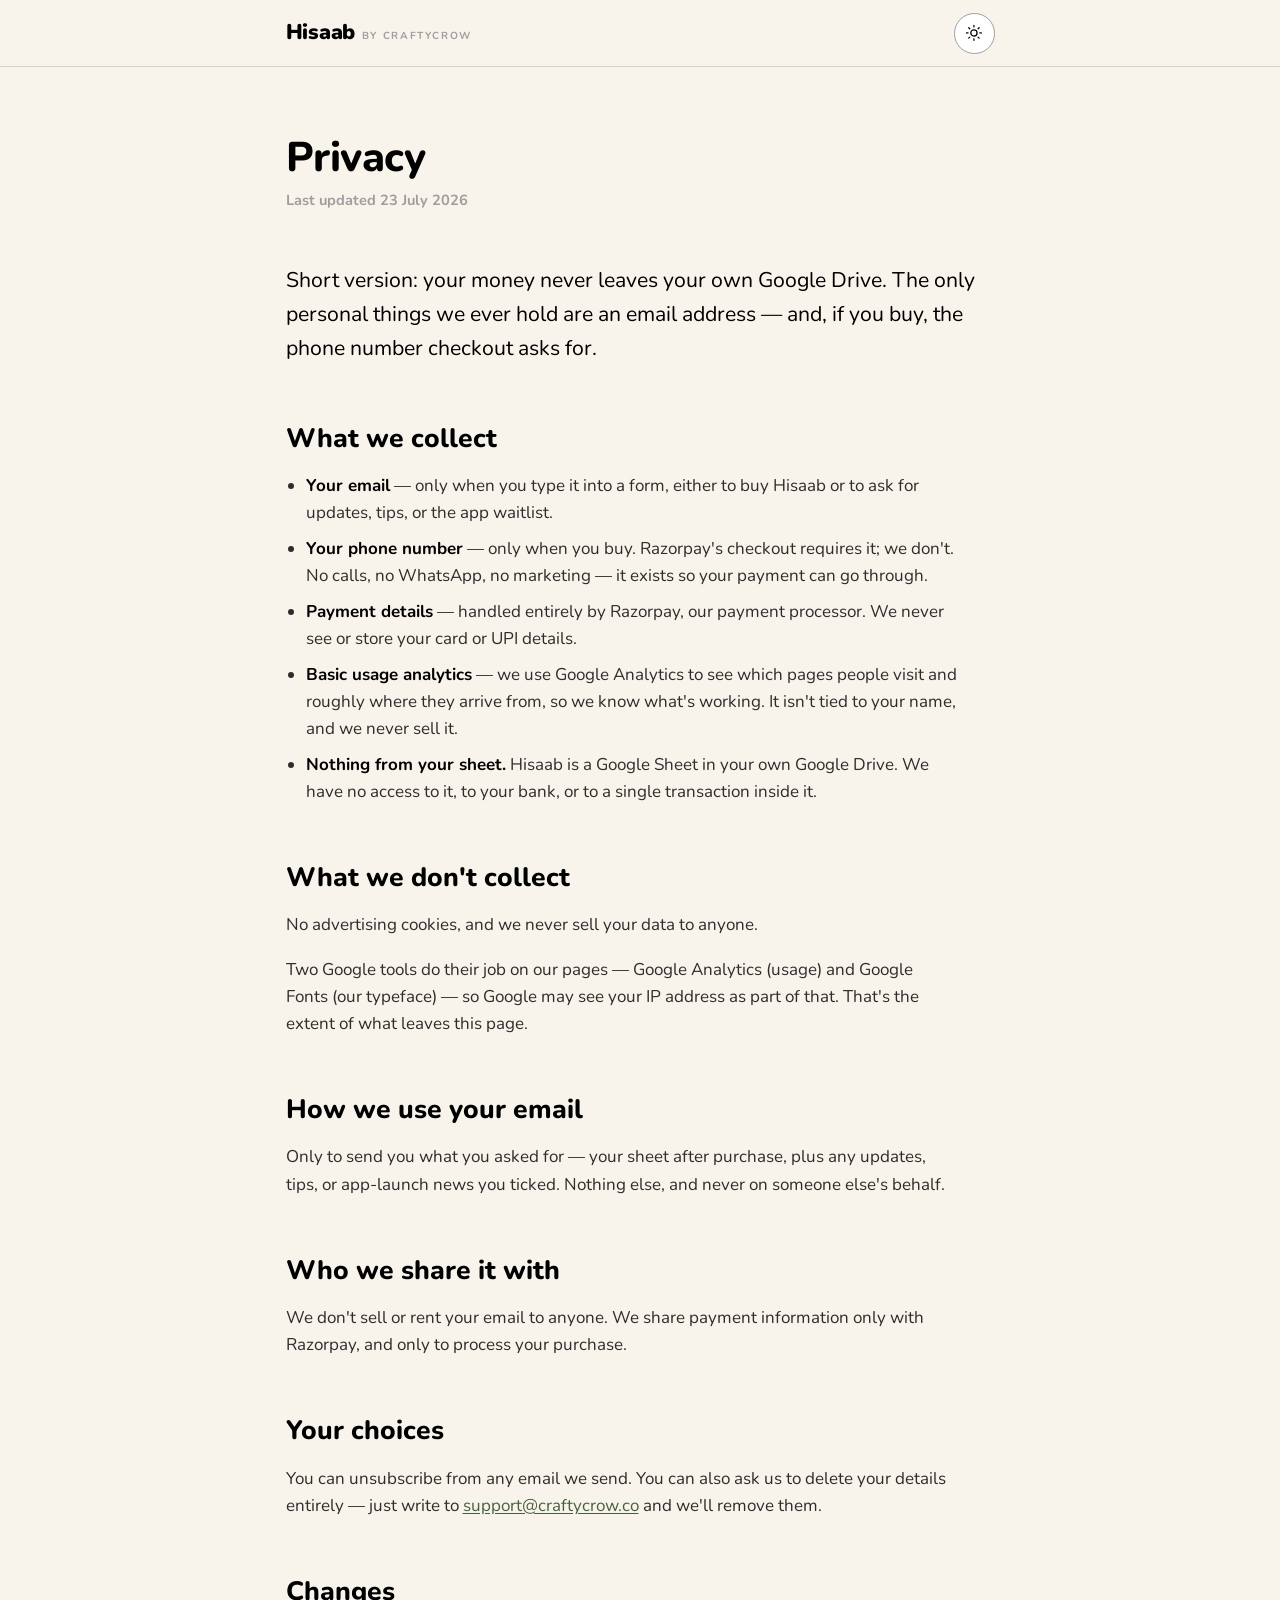
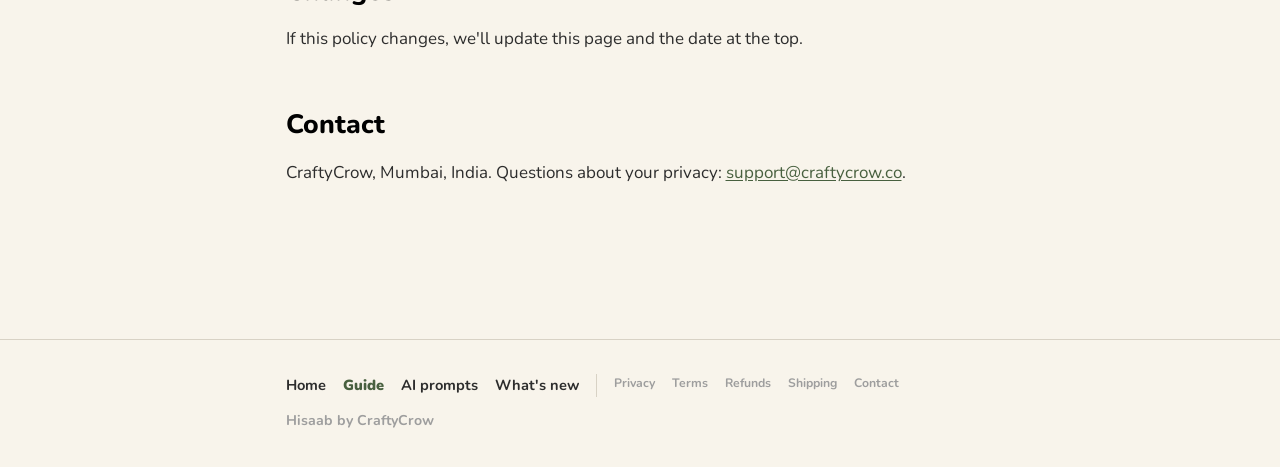
<file: docs/privacy.html>
<!DOCTYPE html>
<!-- FILL BEFORE PUBLISHING: CraftyCrow, support@craftycrow.co, Mumbai.
     Google Analytics is live on the landing page; this policy reflects it. -->
<html lang="en">
<head>
<meta charset="UTF-8" />
<meta name="viewport" content="width=device-width, initial-scale=1" />
<title>Privacy — Hisaab</title>
<meta name="description" content="What Hisaab collects, and what it doesn't. Short version: your money data never leaves your own Google Drive." />
<script>try{var t=localStorage.getItem("hisaab-theme");if(t)document.documentElement.setAttribute("data-theme",t);}catch(e){}</script>
<link rel="preconnect" href="https://fonts.googleapis.com" />
<link rel="preconnect" href="https://fonts.gstatic.com" crossorigin />
<link href="https://fonts.googleapis.com/css2?family=Nunito:wght@400;600;700;800;900&display=swap" rel="stylesheet" />
<link rel="icon" href="favicon.svg" type="image/svg+xml" />
<link rel="stylesheet" href="legal.css" />
</head>
<body>

<header class="topbar">
  <div class="wrap">
    <a href="index.html" class="brand">Hisaab <small>by CraftyCrow</small></a>
    <button class="iconbtn" id="theme" aria-label="Switch light and dark (press T)">
      <svg class="sun" viewBox="0 0 24 24"><circle cx="12" cy="12" r="4.2"/><path d="M12 2v2M12 20v2M2 12h2M20 12h2M5 5l1.4 1.4M17.6 17.6 19 19M19 5l-1.4 1.4M6.4 17.6 5 19"/></svg>
      <svg class="moon" viewBox="0 0 24 24"><path d="M20 14.5A8 8 0 1 1 9.5 4a6.3 6.3 0 0 0 10.5 10.5Z"/></svg>
    </button>
  </div>
</header>

<main class="doc">
  <div class="wrap">
    <h1>Privacy</h1>
    <p class="meta">Last updated 23 July 2026</p>

    <p class="lead">Short version: your money never leaves your own Google Drive. The only personal things we ever hold are an email address — and, if you buy, the phone number checkout asks for.</p>

    <h2>What we collect</h2>
    <ul>
      <li><strong>Your email</strong> — only when you type it into a form, either to buy Hisaab or to ask for updates, tips, or the app waitlist.</li>
      <li><strong>Your phone number</strong> — only when you buy. Razorpay's checkout requires it; we don't. No calls, no WhatsApp, no marketing — it exists so your payment can go through.</li>
      <li><strong>Payment details</strong> — handled entirely by Razorpay, our payment processor. We never see or store your card or UPI details.</li>
      <li><strong>Basic usage analytics</strong> — we use Google Analytics to see which pages people visit and roughly where they arrive from, so we know what's working. It isn't tied to your name, and we never sell it.</li>
      <li><strong>Nothing from your sheet.</strong> Hisaab is a Google Sheet in your own Google Drive. We have no access to it, to your bank, or to a single transaction inside it.</li>
    </ul>

    <h2>What we don't collect</h2>
    <p>No advertising cookies, and we never sell your data to anyone.</p>
    <p>Two Google tools do their job on our pages — Google Analytics (usage) and Google Fonts (our typeface) — so Google may see your IP address as part of that. That's the extent of what leaves this page.</p>

    <h2>How we use your email</h2>
    <p>Only to send you what you asked for — your sheet after purchase, plus any updates, tips, or app-launch news you ticked. Nothing else, and never on someone else's behalf.</p>

    <h2>Who we share it with</h2>
    <p>We don't sell or rent your email to anyone. We share payment information only with Razorpay, and only to process your purchase.</p>

    <h2>Your choices</h2>
    <p>You can unsubscribe from any email we send. You can also ask us to delete your details entirely — just write to <a href="mailto:support@craftycrow.co">support@craftycrow.co</a> and we'll remove them.</p>

    <h2>Changes</h2>
    <p>If this policy changes, we'll update this page and the date at the top.</p>

    <h2>Contact</h2>
    <p>CraftyCrow, Mumbai, India. Questions about your privacy: <a href="mailto:support@craftycrow.co">support@craftycrow.co</a>.</p>
  </div>
</main>

<footer class="docfoot">
  <div class="wrap">
    <nav class="docnav">
      <a href="index.html">Home</a>
      <a href="guide.html">Guide</a>
      <a href="ai.html">AI prompts</a>
      <a href="whats-new.html">What&#39;s new</a>
      <span class="navsep" aria-hidden="true"></span>
      <a class="lgl" href="privacy.html">Privacy</a>
      <a class="lgl" href="terms.html">Terms</a>
      <a class="lgl" href="refund.html">Refunds</a>
      <a class="lgl" href="shipping.html">Shipping</a>
      <a class="lgl" href="contact.html">Contact</a>
    </nav>
    <small>Hisaab by CraftyCrow</small>
  </div>
</footer>

<script src="theme.js"></script>
<script src="analytics.js"></script>
</body>
</html>
</file>
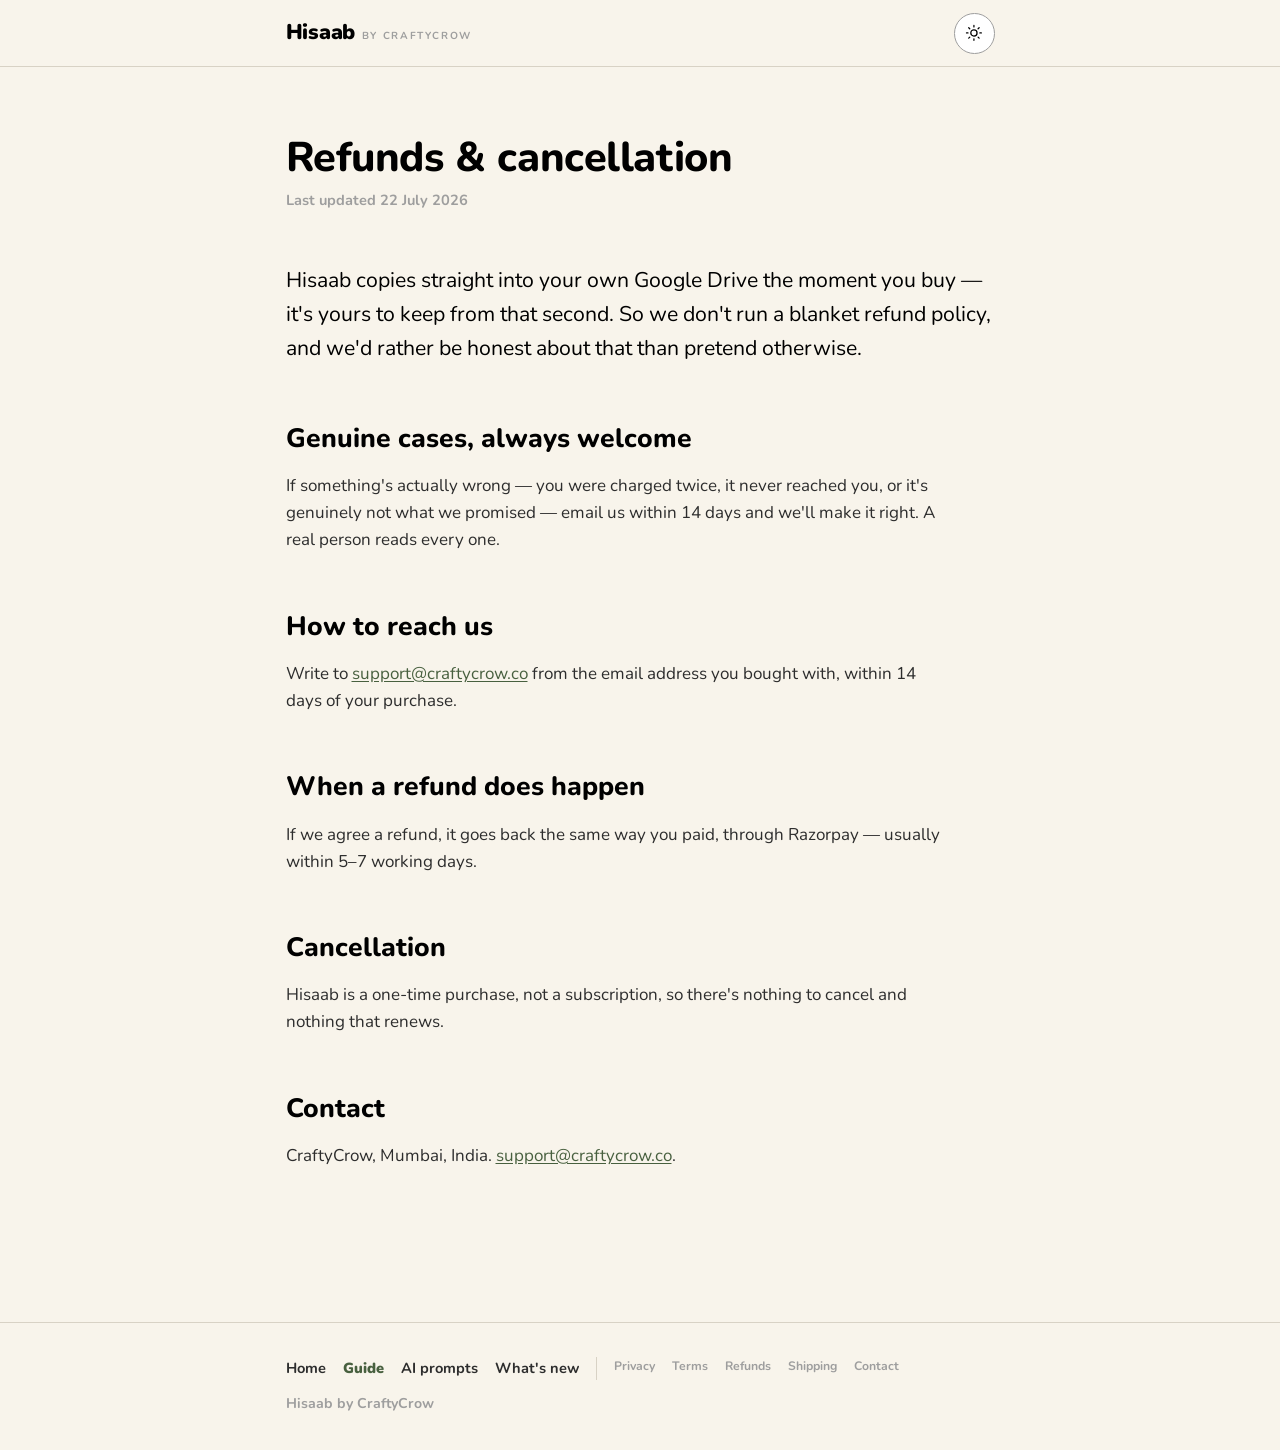
<file: docs/refund.html>
<!DOCTYPE html>
<!-- Details: CraftyCrow, support@craftycrow.co, Mumbai.
     POLICY: no blanket refunds (it's a sheet they keep); genuine cases within 14 days. Payments via Razorpay. -->
<html lang="en">
<head>
<meta charset="UTF-8" />
<meta name="viewport" content="width=device-width, initial-scale=1" />
<title>Refunds — Hisaab</title>
<meta name="description" content="Hisaab is a Google Sheet you keep, so we don't run blanket refunds — but genuine issues, reach us within 14 days." />
<script>try{var t=localStorage.getItem("hisaab-theme");if(t)document.documentElement.setAttribute("data-theme",t);}catch(e){}</script>
<link rel="preconnect" href="https://fonts.googleapis.com" />
<link rel="preconnect" href="https://fonts.gstatic.com" crossorigin />
<link href="https://fonts.googleapis.com/css2?family=Nunito:wght@400;600;700;800;900&display=swap" rel="stylesheet" />
<link rel="icon" href="favicon.svg" type="image/svg+xml" />
<link rel="stylesheet" href="legal.css" />
</head>
<body>

<header class="topbar">
  <div class="wrap">
    <a href="index.html" class="brand">Hisaab <small>by CraftyCrow</small></a>
    <button class="iconbtn" id="theme" aria-label="Switch light and dark (press T)">
      <svg class="sun" viewBox="0 0 24 24"><circle cx="12" cy="12" r="4.2"/><path d="M12 2v2M12 20v2M2 12h2M20 12h2M5 5l1.4 1.4M17.6 17.6 19 19M19 5l-1.4 1.4M6.4 17.6 5 19"/></svg>
      <svg class="moon" viewBox="0 0 24 24"><path d="M20 14.5A8 8 0 1 1 9.5 4a6.3 6.3 0 0 0 10.5 10.5Z"/></svg>
    </button>
  </div>
</header>

<main class="doc">
  <div class="wrap">
    <h1>Refunds &amp; cancellation</h1>
    <p class="meta">Last updated 22 July 2026</p>

    <p class="lead">Hisaab copies straight into your own Google Drive the moment you buy — it's yours to keep from that second. So we don't run a blanket refund policy, and we'd rather be honest about that than pretend otherwise.</p>

    <h2>Genuine cases, always welcome</h2>
    <p>If something's actually wrong — you were charged twice, it never reached you, or it's genuinely not what we promised — email us within 14 days and we'll make it right. A real person reads every one.</p>

    <h2>How to reach us</h2>
    <p>Write to <a href="mailto:support@craftycrow.co">support@craftycrow.co</a> from the email address you bought with, within 14 days of your purchase.</p>

    <h2>When a refund does happen</h2>
    <p>If we agree a refund, it goes back the same way you paid, through Razorpay — usually within 5–7 working days.</p>

    <h2>Cancellation</h2>
    <p>Hisaab is a one-time purchase, not a subscription, so there's nothing to cancel and nothing that renews.</p>

    <h2>Contact</h2>
    <p>CraftyCrow, Mumbai, India. <a href="mailto:support@craftycrow.co">support@craftycrow.co</a>.</p>
  </div>
</main>

<footer class="docfoot">
  <div class="wrap">
    <nav class="docnav">
      <a href="index.html">Home</a>
      <a href="guide.html">Guide</a>
      <a href="ai.html">AI prompts</a>
      <a href="whats-new.html">What&#39;s new</a>
      <span class="navsep" aria-hidden="true"></span>
      <a class="lgl" href="privacy.html">Privacy</a>
      <a class="lgl" href="terms.html">Terms</a>
      <a class="lgl" href="refund.html">Refunds</a>
      <a class="lgl" href="shipping.html">Shipping</a>
      <a class="lgl" href="contact.html">Contact</a>
    </nav>
    <small>Hisaab by CraftyCrow</small>
  </div>
</footer>

<script src="theme.js"></script>
<script src="analytics.js"></script>
</body>
</html>
</file>
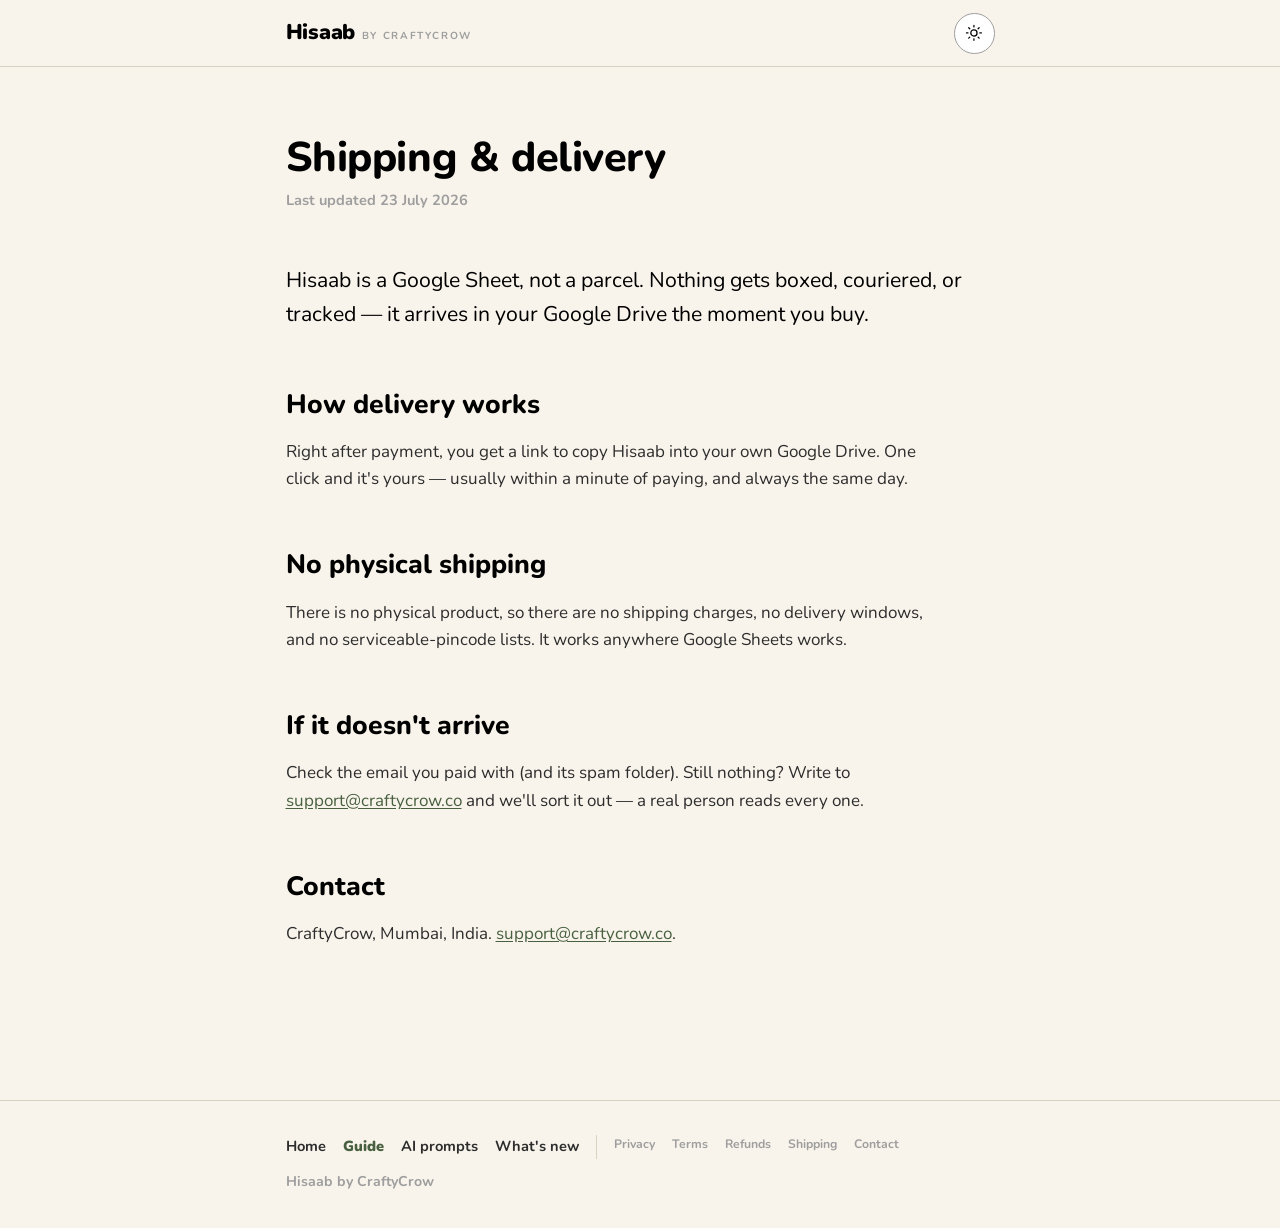
<file: docs/shipping.html>
<!DOCTYPE html>
<!-- Details: CraftyCrow, support@craftycrow.co, Mumbai.
     POLICY: digital product, delivered instantly to buyer's Google Drive. Nothing is physically shipped. -->
<html lang="en">
<head>
<meta charset="UTF-8" />
<meta name="viewport" content="width=device-width, initial-scale=1" />
<title>Shipping — Hisaab</title>
<meta name="description" content="Hisaab is a Google Sheet delivered instantly to your Google Drive. Nothing is physically shipped." />
<script>try{var t=localStorage.getItem("hisaab-theme");if(t)document.documentElement.setAttribute("data-theme",t);}catch(e){}</script>
<link rel="preconnect" href="https://fonts.googleapis.com" />
<link rel="preconnect" href="https://fonts.gstatic.com" crossorigin />
<link href="https://fonts.googleapis.com/css2?family=Nunito:wght@400;600;700;800;900&display=swap" rel="stylesheet" />
<link rel="icon" href="favicon.svg" type="image/svg+xml" />
<link rel="stylesheet" href="legal.css" />
</head>
<body>

<header class="topbar">
  <div class="wrap">
    <a href="index.html" class="brand">Hisaab <small>by CraftyCrow</small></a>
    <button class="iconbtn" id="theme" aria-label="Switch light and dark (press T)">
      <svg class="sun" viewBox="0 0 24 24"><circle cx="12" cy="12" r="4.2"/><path d="M12 2v2M12 20v2M2 12h2M20 12h2M5 5l1.4 1.4M17.6 17.6 19 19M19 5l-1.4 1.4M6.4 17.6 5 19"/></svg>
      <svg class="moon" viewBox="0 0 24 24"><path d="M20 14.5A8 8 0 1 1 9.5 4a6.3 6.3 0 0 0 10.5 10.5Z"/></svg>
    </button>
  </div>
</header>

<main class="doc">
  <div class="wrap">
    <h1>Shipping &amp; delivery</h1>
    <p class="meta">Last updated 23 July 2026</p>

    <p class="lead">Hisaab is a Google Sheet, not a parcel. Nothing gets boxed, couriered, or tracked — it arrives in your Google Drive the moment you buy.</p>

    <h2>How delivery works</h2>
    <p>Right after payment, you get a link to copy Hisaab into your own Google Drive. One click and it's yours — usually within a minute of paying, and always the same day.</p>

    <h2>No physical shipping</h2>
    <p>There is no physical product, so there are no shipping charges, no delivery windows, and no serviceable-pincode lists. It works anywhere Google Sheets works.</p>

    <h2>If it doesn't arrive</h2>
    <p>Check the email you paid with (and its spam folder). Still nothing? Write to <a href="mailto:support@craftycrow.co">support@craftycrow.co</a> and we'll sort it out — a real person reads every one.</p>

    <h2>Contact</h2>
    <p>CraftyCrow, Mumbai, India. <a href="mailto:support@craftycrow.co">support@craftycrow.co</a>.</p>
  </div>
</main>

<footer class="docfoot">
  <div class="wrap">
    <nav class="docnav">
      <a href="index.html">Home</a>
      <a href="guide.html">Guide</a>
      <a href="ai.html">AI prompts</a>
      <a href="whats-new.html">What&#39;s new</a>
      <span class="navsep" aria-hidden="true"></span>
      <a class="lgl" href="privacy.html">Privacy</a>
      <a class="lgl" href="terms.html">Terms</a>
      <a class="lgl" href="refund.html">Refunds</a>
      <a class="lgl" href="shipping.html">Shipping</a>
      <a class="lgl" href="contact.html">Contact</a>
    </nav>
    <small>Hisaab by CraftyCrow</small>
  </div>
</footer>

<script src="theme.js"></script>
<script src="analytics.js"></script>
</body>
</html>
</file>
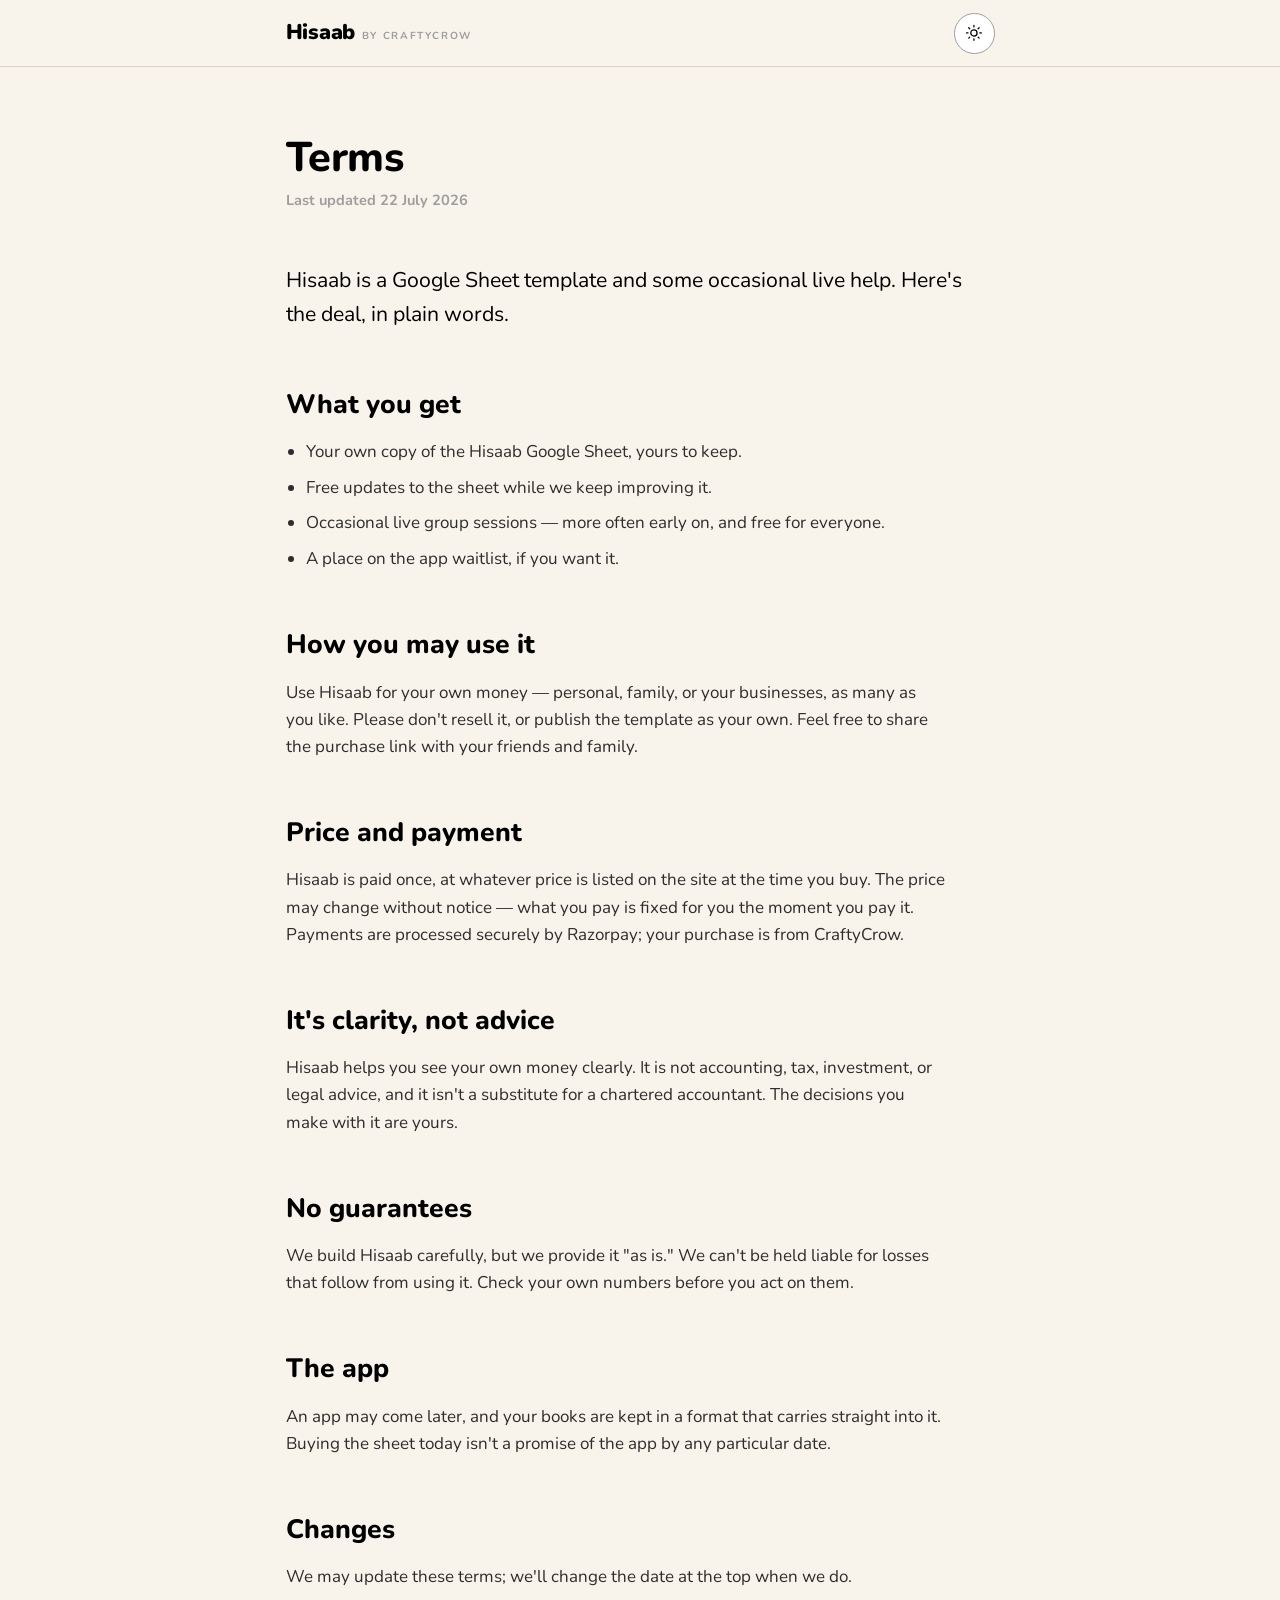
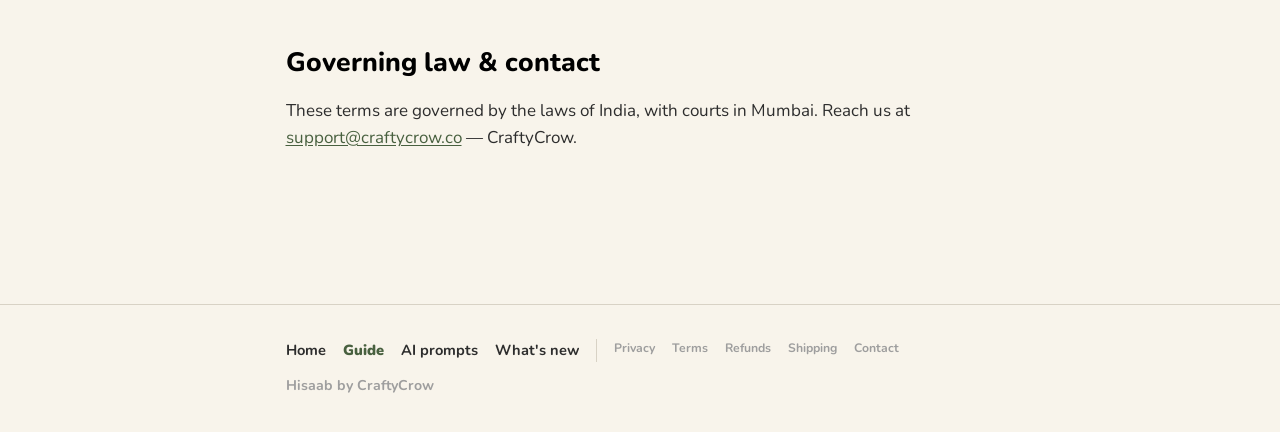
<file: docs/terms.html>
<!DOCTYPE html>
<!-- Details: CraftyCrow, support@craftycrow.co, Mumbai. -->
<html lang="en">
<head>
<meta charset="UTF-8" />
<meta name="viewport" content="width=device-width, initial-scale=1" />
<title>Terms — Hisaab</title>
<meta name="description" content="The deal: what Hisaab is, what you get for ₹999, and what it isn't." />
<script>try{var t=localStorage.getItem("hisaab-theme");if(t)document.documentElement.setAttribute("data-theme",t);}catch(e){}</script>
<link rel="preconnect" href="https://fonts.googleapis.com" />
<link rel="preconnect" href="https://fonts.gstatic.com" crossorigin />
<link href="https://fonts.googleapis.com/css2?family=Nunito:wght@400;600;700;800;900&display=swap" rel="stylesheet" />
<link rel="icon" href="favicon.svg" type="image/svg+xml" />
<link rel="stylesheet" href="legal.css" />
</head>
<body>

<header class="topbar">
  <div class="wrap">
    <a href="index.html" class="brand">Hisaab <small>by CraftyCrow</small></a>
    <button class="iconbtn" id="theme" aria-label="Switch light and dark (press T)">
      <svg class="sun" viewBox="0 0 24 24"><circle cx="12" cy="12" r="4.2"/><path d="M12 2v2M12 20v2M2 12h2M20 12h2M5 5l1.4 1.4M17.6 17.6 19 19M19 5l-1.4 1.4M6.4 17.6 5 19"/></svg>
      <svg class="moon" viewBox="0 0 24 24"><path d="M20 14.5A8 8 0 1 1 9.5 4a6.3 6.3 0 0 0 10.5 10.5Z"/></svg>
    </button>
  </div>
</header>

<main class="doc">
  <div class="wrap">
    <h1>Terms</h1>
    <p class="meta">Last updated 22 July 2026</p>

    <p class="lead">Hisaab is a Google Sheet template and some occasional live help. Here's the deal, in plain words.</p>

    <h2>What you get</h2>
    <ul>
      <li>Your own copy of the Hisaab Google Sheet, yours to keep.</li>
      <li>Free updates to the sheet while we keep improving it.</li>
      <li>Occasional live group sessions — more often early on, and free for everyone.</li>
      <li>A place on the app waitlist, if you want it.</li>
    </ul>

    <h2>How you may use it</h2>
    <p>Use Hisaab for your own money — personal, family, or your businesses, as many as you like. Please don't resell it, or publish the template as your own. Feel free to share the purchase link with your friends and family.</p>

    <h2>Price and payment</h2>
    <p>Hisaab is paid once, at whatever price is listed on the site at the time you buy. The price may change without notice — what you pay is fixed for you the moment you pay it. Payments are processed securely by Razorpay; your purchase is from CraftyCrow.</p>

    <h2>It's clarity, not advice</h2>
    <p>Hisaab helps you see your own money clearly. It is not accounting, tax, investment, or legal advice, and it isn't a substitute for a chartered accountant. The decisions you make with it are yours.</p>

    <h2>No guarantees</h2>
    <p>We build Hisaab carefully, but we provide it "as is." We can't be held liable for losses that follow from using it. Check your own numbers before you act on them.</p>

    <h2>The app</h2>
    <p>An app may come later, and your books are kept in a format that carries straight into it. Buying the sheet today isn't a promise of the app by any particular date.</p>

    <h2>Changes</h2>
    <p>We may update these terms; we'll change the date at the top when we do.</p>

    <h2>Governing law &amp; contact</h2>
    <p>These terms are governed by the laws of India, with courts in Mumbai. Reach us at <a href="mailto:support@craftycrow.co">support@craftycrow.co</a> — CraftyCrow.</p>
  </div>
</main>

<footer class="docfoot">
  <div class="wrap">
    <nav class="docnav">
      <a href="index.html">Home</a>
      <a href="guide.html">Guide</a>
      <a href="ai.html">AI prompts</a>
      <a href="whats-new.html">What&#39;s new</a>
      <span class="navsep" aria-hidden="true"></span>
      <a class="lgl" href="privacy.html">Privacy</a>
      <a class="lgl" href="terms.html">Terms</a>
      <a class="lgl" href="refund.html">Refunds</a>
      <a class="lgl" href="shipping.html">Shipping</a>
      <a class="lgl" href="contact.html">Contact</a>
    </nav>
    <small>Hisaab by CraftyCrow</small>
  </div>
</footer>

<script src="theme.js"></script>
<script src="analytics.js"></script>
</body>
</html>
</file>
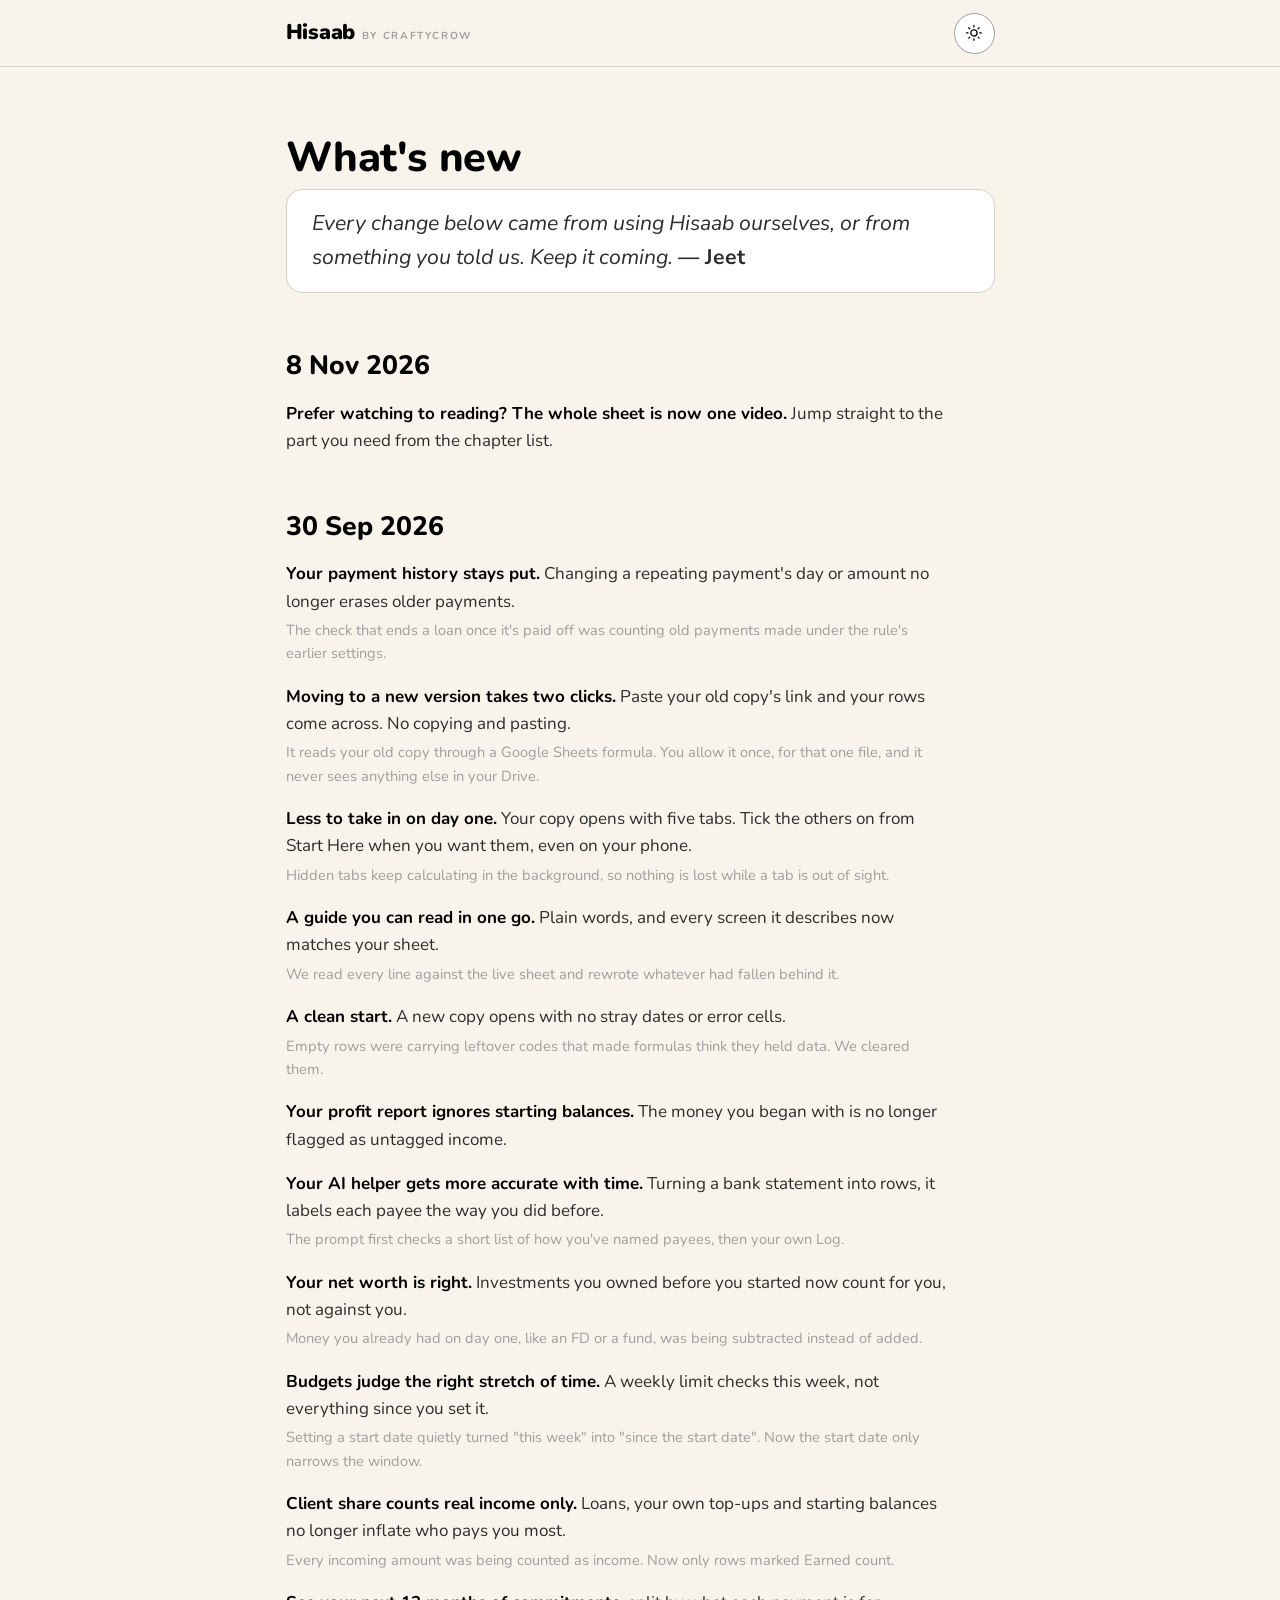
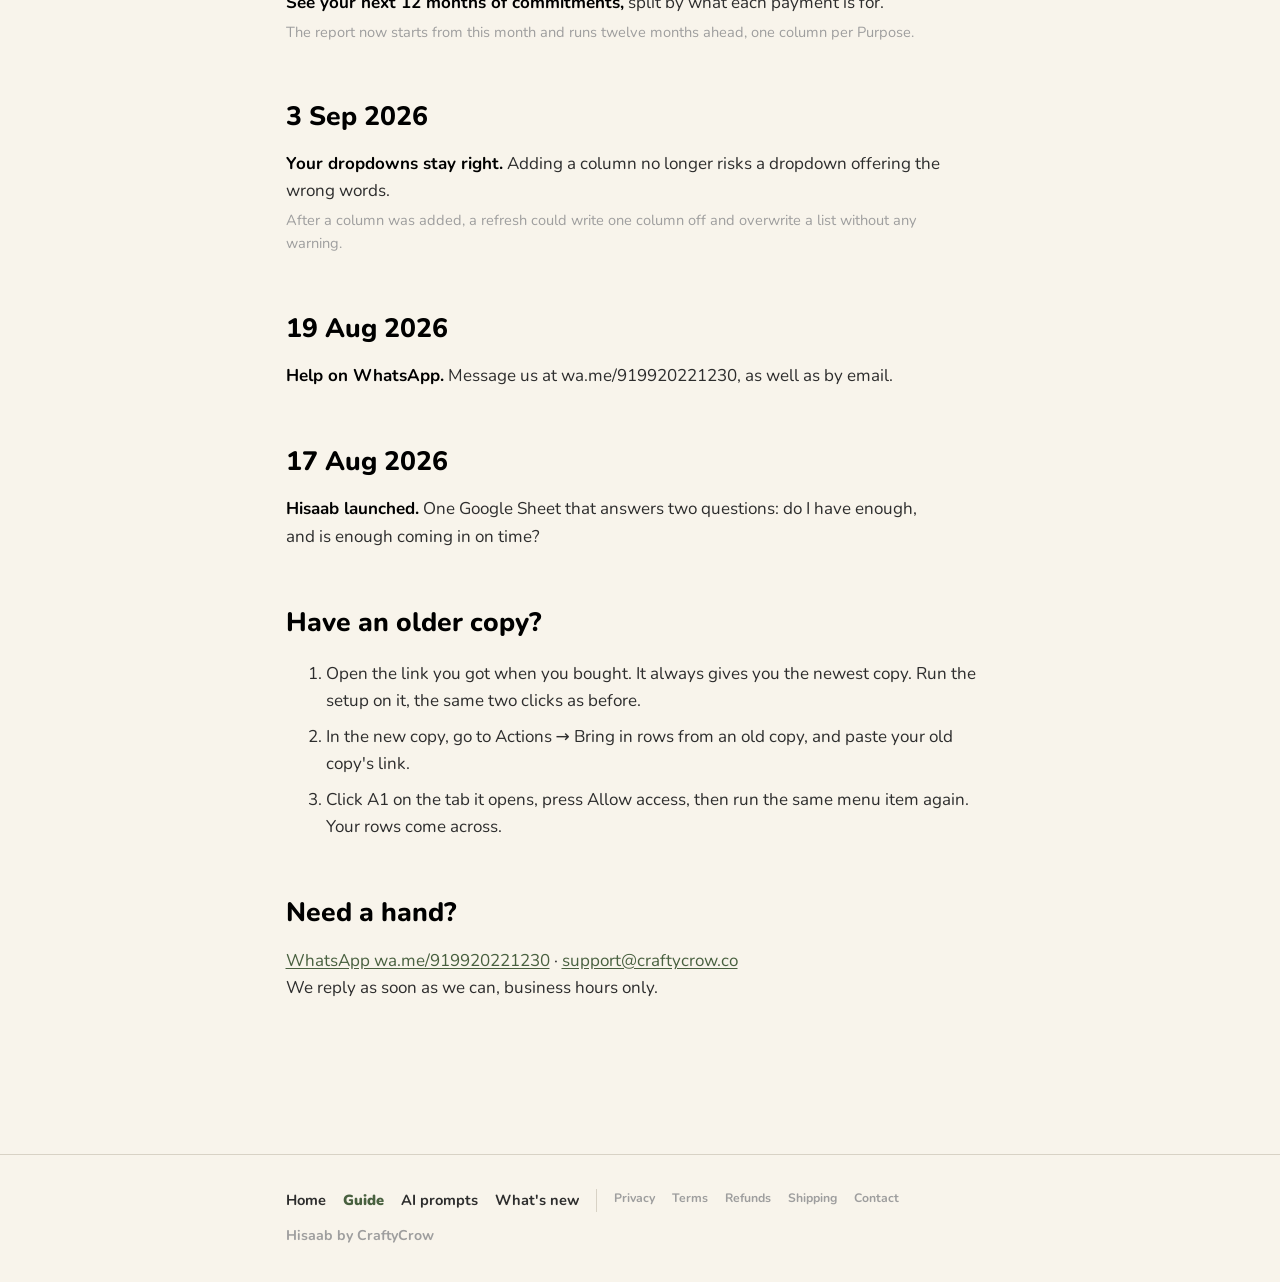
<file: docs/whats-new.html>
<!DOCTYPE html>
<html lang="en">
<head>
<meta charset="UTF-8" />
<meta name="viewport" content="width=device-width, initial-scale=1" />
<title>What's new — Hisaab</title>
<meta name="description" content="What's better in Hisaab, newest first, and how to move to the newest copy." />
<script>try{var t=localStorage.getItem("hisaab-theme");if(t)document.documentElement.setAttribute("data-theme",t);}catch(e){}</script>
<link rel="preconnect" href="https://fonts.googleapis.com" />
<link rel="preconnect" href="https://fonts.gstatic.com" crossorigin />
<link href="https://fonts.googleapis.com/css2?family=Nunito:wght@400;600;700;800;900&display=swap" rel="stylesheet" />
<link rel="icon" href="favicon.svg" type="image/svg+xml" />
<link rel="stylesheet" href="legal.css" />
<style>
.doc .note{font-style:italic;color:var(--ink-soft)}
.doc .note span{font-style:normal;font-weight:700}
.doc ul.changes{list-style:none;padding-left:0}
.doc ul.changes li{margin-bottom:var(--sp-4)}
.doc .how{display:block;color:var(--ink-faint);font-size:var(--fs-sm);margin-top:var(--sp-1)}
</style>
</head>
<body>

<header class="topbar">
  <div class="wrap">
    <a href="index.html" class="brand">Hisaab <small>by CraftyCrow</small></a>
    <button class="iconbtn" id="theme" aria-label="Switch light and dark (press T)">
      <svg class="sun" viewBox="0 0 24 24"><circle cx="12" cy="12" r="4.2"/><path d="M12 2v2M12 20v2M2 12h2M20 12h2M5 5l1.4 1.4M17.6 17.6 19 19M19 5l-1.4 1.4M6.4 17.6 5 19"/></svg>
      <svg class="moon" viewBox="0 0 24 24"><path d="M20 14.5A8 8 0 1 1 9.5 4a6.3 6.3 0 0 0 10.5 10.5Z"/></svg>
    </button>
  </div>
</header>

<main class="doc">
  <div class="wrap">
    <h1>What's new</h1>

    <p class="lead note">Every change below came from using Hisaab ourselves, or from something you told us. Keep it coming. <span>— Jeet</span></p>

    <h2>8 Nov 2026</h2>

    <ul class="changes"><li><strong>Prefer watching to reading? The whole sheet is now one video.</strong> Jump straight to the part you need from the chapter list.</li></ul>

    <h2>30 Sep 2026</h2>

    <ul class="changes"><li><strong>Your payment history stays put.</strong> Changing a repeating payment's day or amount no longer erases older payments.<span class="how">The check that ends a loan once it's paid off was counting old payments made under the rule's earlier settings.</span></li><li><strong>Moving to a new version takes two clicks.</strong> Paste your old copy's link and your rows come across. No copying and pasting.<span class="how">It reads your old copy through a Google Sheets formula. You allow it once, for that one file, and it never sees anything else in your Drive.</span></li><li><strong>Less to take in on day one.</strong> Your copy opens with five tabs. Tick the others on from Start Here when you want them, even on your phone.<span class="how">Hidden tabs keep calculating in the background, so nothing is lost while a tab is out of sight.</span></li><li><strong>A guide you can read in one go.</strong> Plain words, and every screen it describes now matches your sheet.<span class="how">We read every line against the live sheet and rewrote whatever had fallen behind it.</span></li><li><strong>A clean start.</strong> A new copy opens with no stray dates or error cells.<span class="how">Empty rows were carrying leftover codes that made formulas think they held data. We cleared them.</span></li><li><strong>Your profit report ignores starting balances.</strong> The money you began with is no longer flagged as untagged income.</li><li><strong>Your AI helper gets more accurate with time.</strong> Turning a bank statement into rows, it labels each payee the way you did before.<span class="how">The prompt first checks a short list of how you've named payees, then your own Log.</span></li><li><strong>Your net worth is right.</strong> Investments you owned before you started now count for you, not against you.<span class="how">Money you already had on day one, like an FD or a fund, was being subtracted instead of added.</span></li><li><strong>Budgets judge the right stretch of time.</strong> A weekly limit checks this week, not everything since you set it.<span class="how">Setting a start date quietly turned "this week" into "since the start date". Now the start date only narrows the window.</span></li><li><strong>Client share counts real income only.</strong> Loans, your own top-ups and starting balances no longer inflate who pays you most.<span class="how">Every incoming amount was being counted as income. Now only rows marked Earned count.</span></li><li><strong>See your next 12 months of commitments,</strong> split by what each payment is for.<span class="how">The report now starts from this month and runs twelve months ahead, one column per Purpose.</span></li></ul>

    <h2>3 Sep 2026</h2>

    <ul class="changes"><li><strong>Your dropdowns stay right.</strong> Adding a column no longer risks a dropdown offering the wrong words.<span class="how">After a column was added, a refresh could write one column off and overwrite a list without any warning.</span></li></ul>

    <h2>19 Aug 2026</h2>

    <ul class="changes"><li><strong>Help on WhatsApp.</strong> Message us at wa.me/919920221230, as well as by email.</li></ul>

    <h2>17 Aug 2026</h2>

    <ul class="changes"><li><strong>Hisaab launched.</strong> One Google Sheet that answers two questions: do I have enough, and is enough coming in on time?</li></ul>

    <h2 id="move">Have an older copy?</h2>

    <ol><li>Open the link you got when you bought. It always gives you the newest copy. Run the setup on it, the same two clicks as before.</li><li>In the new copy, go to Actions → Bring in rows from an old copy, and paste your old copy's link.</li><li>Click A1 on the tab it opens, press Allow access, then run the same menu item again. Your rows come across.</li></ol>

    <h2>Need a hand?</h2>

    <p><a href="https://wa.me/919920221230">WhatsApp wa.me/919920221230</a> · <a href="mailto:support@craftycrow.co">support@craftycrow.co</a><br>We reply as soon as we can, business hours only.</p>
  </div>
</main>

<footer class="docfoot">
  <div class="wrap">
    <nav class="docnav">
      <a href="index.html">Home</a>
      <a href="guide.html">Guide</a>
      <a href="ai.html">AI prompts</a>
      <a href="whats-new.html">What&#39;s new</a>
      <span class="navsep" aria-hidden="true"></span>
      <a class="lgl" href="privacy.html">Privacy</a>
      <a class="lgl" href="terms.html">Terms</a>
      <a class="lgl" href="refund.html">Refunds</a>
      <a class="lgl" href="shipping.html">Shipping</a>
      <a class="lgl" href="contact.html">Contact</a>
    </nav>
    <small>Hisaab by CraftyCrow</small>
  </div>
</footer>

<script src="theme.js"></script>
<script src="analytics.js"></script>
</body>
</html>
</file>
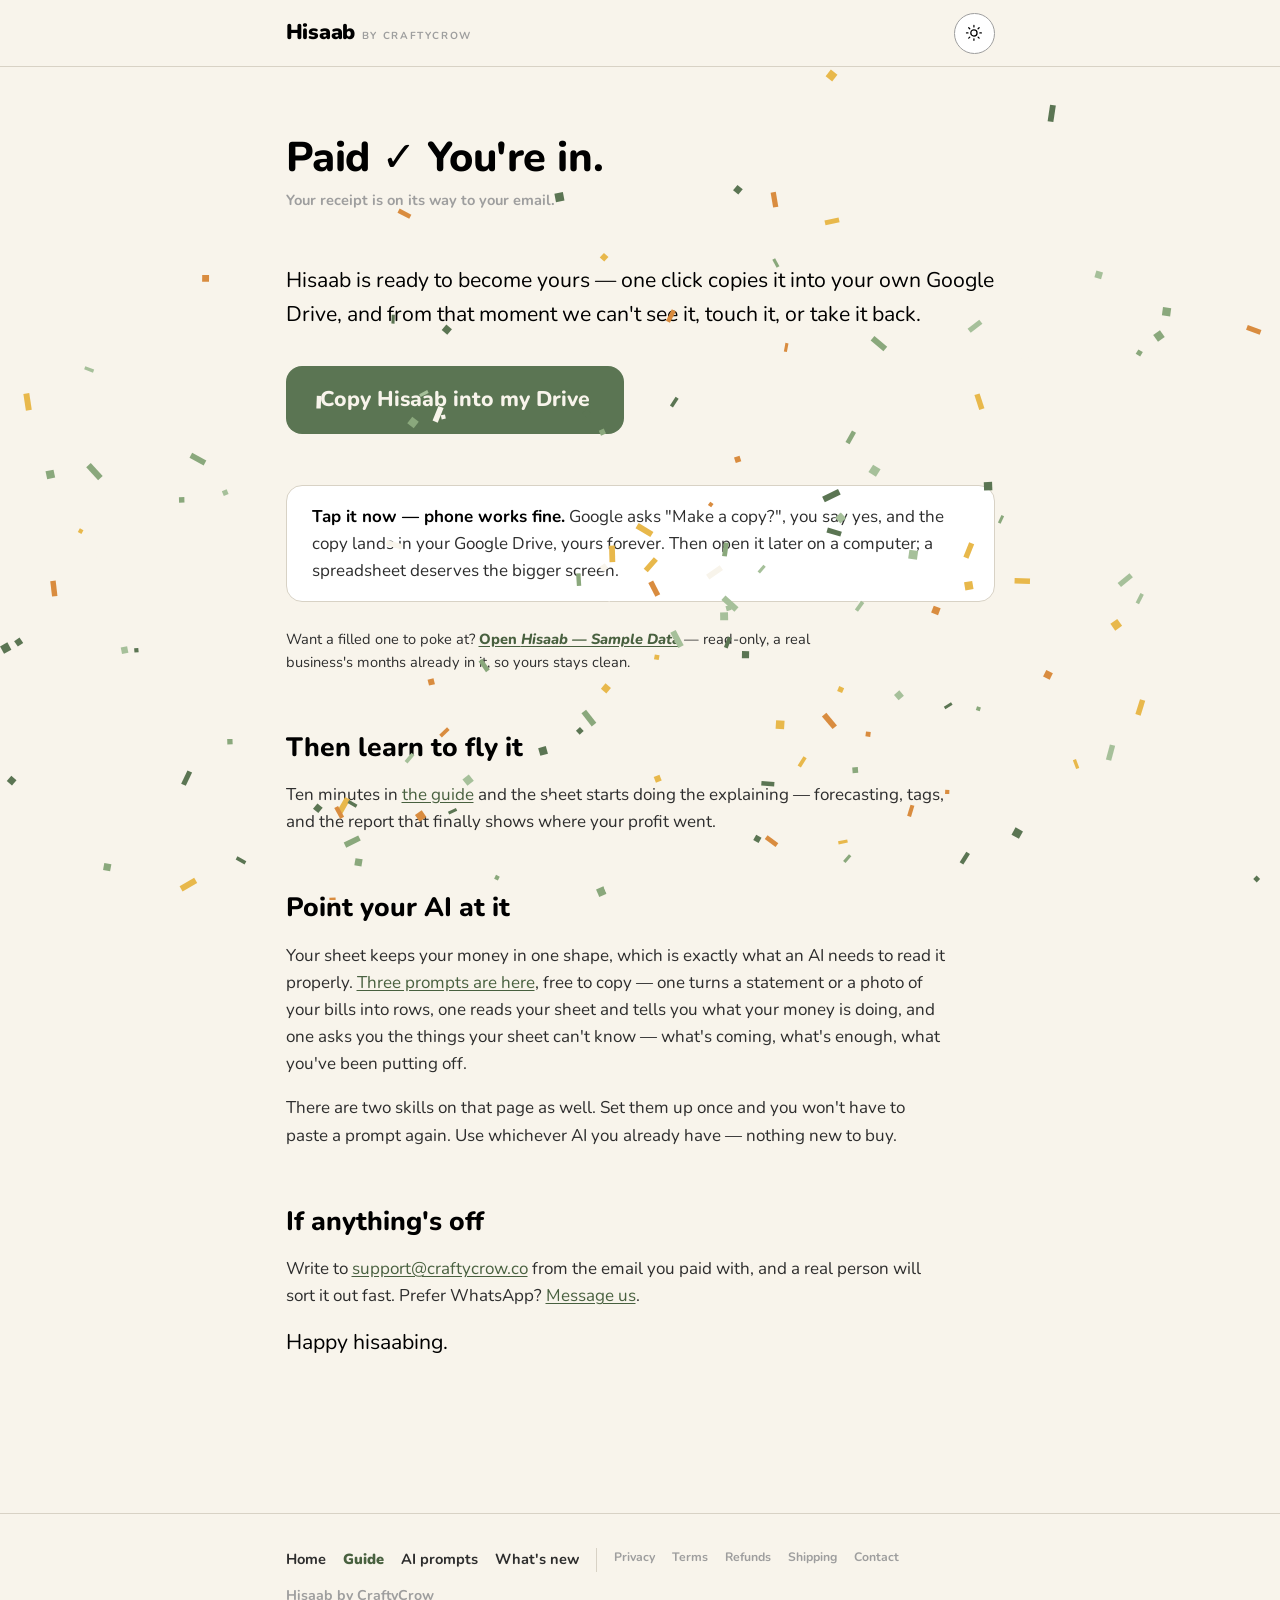
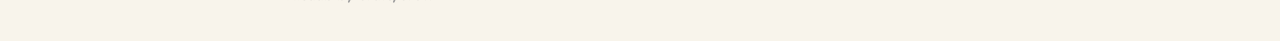
<file: docs/z3m8kq71x4p9f2rt.html>
<!DOCTYPE html>
<!-- Post-purchase landing. Razorpay Payment Page redirects here after payment.
     Payment Pages don't hand back readable GET params to a static host, so there's no
     param gate: this page always shows the delivery content. Protections are the random
     filename (defeats URL guessing) + noindex + zero inbound links. Note: on a public repo
     the URL is derivable by anyone reading the repo — obscurity, not secrecy. Manual email
     is the backstop. Never link to this page from anywhere on the site. -->
<html lang="en">
<head>
<meta charset="UTF-8" />
<meta name="viewport" content="width=device-width, initial-scale=1" />
<meta name="robots" content="noindex,nofollow" />
<title>Thank you — Hisaab</title>
<script>try{var t=localStorage.getItem("hisaab-theme");if(t)document.documentElement.setAttribute("data-theme",t);}catch(e){}</script>
<link rel="preconnect" href="https://fonts.googleapis.com" />
<link rel="preconnect" href="https://fonts.gstatic.com" crossorigin />
<link href="https://fonts.googleapis.com/css2?family=Nunito:wght@400;600;700;800;900&display=swap" rel="stylesheet" />
<link rel="icon" href="favicon.svg" type="image/svg+xml" />
<link rel="stylesheet" href="legal.css" />
<style>
  .btn-copy{display:inline-block;background:var(--accent);color:var(--cream);font-weight:800;font-size:var(--fs-md);
    padding:var(--sp-4) var(--sp-6);border-radius:var(--radius);text-decoration:none;margin:var(--sp-4) 0 var(--sp-5);
    transition:opacity .2s}
  .btn-copy:hover{opacity:.9}
  :root[data-theme="dark"] .btn-copy{color:var(--bg)}
  .payid{color:var(--ink-faint);font-size:var(--fs-sm);font-weight:700}
  .sample{font-size:var(--fs-sm);color:var(--ink-faint)}
  .sample a{font-weight:800}
  [hidden]{display:none !important}
  /* confetti canvas — physics sim, fills viewport, never intercepts clicks */
  #confetti{position:fixed;inset:0;width:100%;height:100%;pointer-events:none;z-index:9}
</style>
</head>
<body>

<header class="topbar">
  <div class="wrap">
    <a href="index.html" class="brand">Hisaab <small>by CraftyCrow</small></a>
    <button class="iconbtn" id="theme" aria-label="Switch light and dark (press T)">
      <svg class="sun" viewBox="0 0 24 24"><circle cx="12" cy="12" r="4.2"/><path d="M12 2v2M12 20v2M2 12h2M20 12h2M5 5l1.4 1.4M17.6 17.6 19 19M19 5l-1.4 1.4M6.4 17.6 5 19"/></svg>
      <svg class="moon" viewBox="0 0 24 24"><path d="M20 14.5A8 8 0 1 1 9.5 4a6.3 6.3 0 0 0 10.5 10.5Z"/></svg>
    </button>
  </div>
</header>

<main class="doc">
  <div class="wrap">

    <h1>Paid ✓ You're in.</h1>
    <p class="meta">Your receipt is on its way to your email.</p>

    <p class="lead">Hisaab is ready to become yours — one click copies it into your own Google Drive, and from that moment we can't see it, touch it, or take it back.</p>

    <!-- Goes through the shortlink on purpose — this click is the activation metric.
         The slug must point at the CURRENT master's /copy URL. Repointing it is step 6
         of the release procedure; the master's id lives in releases.md, which is
         gitignored, and not here, which is public. -->
    <a class="btn-copy" href="https://ccro.in/s7k2m9x">Copy Hisaab into my Drive</a>

    <div class="note"><p><strong>Tap it now — phone works fine.</strong> Google asks "Make a copy?", you say yes, and the copy lands in your Google Drive, yours forever. Then open it later on a computer; a spreadsheet deserves the bigger screen.</p></div>

    <!-- Sample sheet: view-only, copy and download turned off. So this line says open,
         not copy — the buyer's own filled sheet is the one they already have. -->
    <p class="sample" id="sample">Want a filled one to poke at? <a href="https://docs.google.com/spreadsheets/d/1dCx1LoKB7EAoq1Jb7nFKnoZnJEbb1T_bXIEAYVYGASI/edit?usp=sharing" id="sampleLink" target="_blank" rel="noopener">Open <em>Hisaab — Sample Data</em></a> — read-only, a real business's months already in it, so yours stays clean.</p>

    <h2>Then learn to fly it</h2>
    <p>Ten minutes in <a href="guide.html">the guide</a> and the sheet starts doing the explaining — forecasting, tags, and the report that finally shows where your profit went.</p>

    <h2>Point your AI at it</h2>
    <p>Your sheet keeps your money in one shape, which is exactly what an AI needs to read it properly. <a href="ai.html">Three prompts are here</a>, free to copy — one turns a statement or a photo of your bills into rows, one reads your sheet and tells you what your money is doing, and one asks you the things your sheet can't know — what's coming, what's enough, what you've been putting off.</p>
    <p>There are two skills on that page as well. Set them up once and you won't have to paste a prompt again. Use whichever AI you already have — nothing new to buy.</p>

    <h2>If anything's off</h2>
    <p>Write to <a href="mailto:support@craftycrow.co">support@craftycrow.co</a> from the email you paid with, and a real person will sort it out fast. Prefer WhatsApp? <a href="https://wa.me/919920221230?text=Hi%2C%20I%27m%20a%20Hisaab%20user.%20I%27m%20reaching%20out%20for%3A%0A%0A" target="_blank" rel="noopener">Message us</a>.</p>

    <p class="lead">Happy hisaabing.</p>

  </div>
</main>

<footer class="docfoot">
  <div class="wrap">
    <nav class="docnav">
      <a href="index.html">Home</a>
      <a href="guide.html">Guide</a>
      <a href="ai.html">AI prompts</a>
      <a href="whats-new.html">What&#39;s new</a>
      <span class="navsep" aria-hidden="true"></span>
      <a class="lgl" href="privacy.html">Privacy</a>
      <a class="lgl" href="terms.html">Terms</a>
      <a class="lgl" href="refund.html">Refunds</a>
      <a class="lgl" href="shipping.html">Shipping</a>
      <a class="lgl" href="contact.html">Contact</a>
    </nav>
    <small>Hisaab by CraftyCrow</small>
  </div>
</footer>

<script src="theme.js"></script>
<script src="analytics.js"></script>
<canvas id="confetti" aria-hidden="true"></canvas>
<script>
(function(){
  if(matchMedia("(prefers-reduced-motion: reduce)").matches)return;
  var cv=document.getElementById("confetti"),cx=cv.getContext("2d");
  var dpr=Math.min(window.devicePixelRatio||1,2),W,H;
  function size(){W=cv.width=innerWidth*dpr;H=cv.height=innerHeight*dpr;}
  size();addEventListener("resize",size);
  // House palette, and the flag palette for the two national days.
  // Flag colours are BIS IS 1:1968: India saffron, white, India green, chakra navy.
  var HOUSE=["#5B7553","#8AA87C","#A6C09A","#E8B84B","#F8F4EB","#D98C3F"];
  var FLAG=["#FF9933","#FFFFFF","#138808"];
  var CHAKRA="#000080";

  // 15 Aug and 26 Jan, by the IST calendar — not the visitor's clock, which may be
  // anywhere. Recurring every year, so there is nothing to switch off afterwards.
  function isNationalDay(){
    var ist=new Date(Date.now()+5.5*3600*1000);
    var m=ist.getUTCMonth()+1, d=ist.getUTCDate();
    return (m===8&&d===15)||(m===1&&d===26);
  }
  // ?flag=1 forces it on, so the day can be previewed without waiting for it
  var flagDay=isNationalDay()||location.search.indexOf("flag=1")>-1;
  var navyLeft=flagDay?1+(Math.random()*2|0):0;   // one or two chakra flakes, never more
  function pickColor(){
    if(!flagDay)return HOUSE[(Math.random()*HOUSE.length)|0];
    if(navyLeft>0&&Math.random()<0.05){navyLeft--;return CHAKRA;}
    return FLAG[(Math.random()*FLAG.length)|0];
  }

  var G=0.32*dpr, DRAG=0.992, parts=[];
  // launch a fountain from the bottom centre; extra cannons for width
  function spawn(n,ox,oy,power,spread){
    for(var i=0;i<n;i++){
      var a=(-Math.PI/2)+(Math.random()*2-1)*spread;         // aim up, fan out
      var v=(power*(0.6+Math.random()*0.7))*dpr;
      parts.push({
        x:ox*dpr,y:oy*dpr,
        vx:Math.cos(a)*v,vy:Math.sin(a)*v,
        s:(4+Math.random()*5)*dpr,                            // size
        c:pickColor(),
        rot:Math.random()*Math.PI,vr:(Math.random()-0.5)*0.4,
        rib:Math.random()<0.5,                                // ribbon vs chip
        life:0,ttl:90+Math.random()*50
      });
    }
  }
  var cxpx=innerWidth/2;
  spawn(70,cxpx,innerHeight,20,0.5);           // main central jet
  setTimeout(function(){spawn(40,cxpx*0.5,innerHeight,18,0.45);},120);   // left cannon
  setTimeout(function(){spawn(40,cxpx*1.5,innerHeight,18,0.45);},120);   // right cannon
  setTimeout(function(){spawn(30,cxpx,innerHeight,22,0.6);},300);        // tall late burst
  var frames=0;
  (function loop(){
    cx.clearRect(0,0,W,H);
    for(var i=parts.length-1;i>=0;i--){
      var p=parts[i];
      p.vy+=G;p.vx*=DRAG;p.vy*=DRAG;
      p.x+=p.vx;p.y+=p.vy;p.rot+=p.vr;p.life++;
      var fade=p.life>p.ttl?Math.max(0,1-(p.life-p.ttl)/25):1;
      if(fade<=0||p.y>H+40){parts.splice(i,1);continue;}
      cx.save();cx.translate(p.x,p.y);cx.rotate(p.rot);
      cx.globalAlpha=fade;cx.fillStyle=p.c;
      var x,y,w,hh;
      if(p.rib){x=-p.s*0.35;y=-p.s;w=p.s*0.7;hh=p.s*2;}      // ribbon
      else{x=-p.s/2;y=-p.s/2;w=p.s;hh=p.s;}                   // chip
      cx.fillRect(x,y,w,hh);
      // white is the real flag colour, but it disappears on the cream background —
      // keep the fill accurate and give it an edge instead
      if(p.c==="#FFFFFF"){
        cx.strokeStyle="rgba(0,0,0,.20)";cx.lineWidth=Math.max(1,dpr*0.6);
        cx.strokeRect(x,y,w,hh);
      }
      cx.restore();
    }
    frames++;
    if(parts.length)requestAnimationFrame(loop);
    else cx.clearRect(0,0,W,H);
  })();
})();
</script>
</body>
</html>
</file>
<file: docs/legal.css>
/* ============================================================
   HISAAB — shared style for legal / doc pages
   Same palette, type scale and voice as the landing page.
   ============================================================ */
:root{
  --fs-xs:.72rem; --fs-sm:.86rem; --fs-base:1rem; --fs-md:1.25rem;
  --fs-lg:1.5625rem; --fs-xl:1.953rem; --fs-2xl:2.441rem;
  --sp-1:.25rem; --sp-2:.5rem; --sp-3:.75rem; --sp-4:1rem; --sp-5:1.5rem;
  --sp-6:2rem; --sp-7:3rem; --sp-8:4rem;
  --radius:16px; --measure:66ch; --ease:cubic-bezier(.22,.61,.36,1);

  --bg:#F8F4EB; --surface:#FFFFFF; --ink:#000000; --ink-soft:#2D2D2D; --ink-faint:#9E9E9E;
  --line:#D8D2C5; --gray:#9E9E9E; --charcoal:#2D2D2D; --cream:#F8F4EB;
  --accent:#5B7553; --accent-ink:#48603F;
}
:root[data-theme="dark"]{
  --bg:#1C1D19; --surface:#26271F; --ink:#F4EFE3; --ink-soft:#CBC5B6; --ink-faint:#8E897C;
  --line:#383830; --gray:#6E6E66; --charcoal:#2D2D2D; --cream:#F4EFE3;
  --accent:#8AA87C; --accent-ink:#A6C09A;
}
@media (prefers-color-scheme:dark){
  :root:not([data-theme="light"]){
    --bg:#1C1D19; --surface:#26271F; --ink:#F4EFE3; --ink-soft:#CBC5B6; --ink-faint:#8E897C;
    --line:#383830; --gray:#6E6E66; --charcoal:#2D2D2D; --cream:#F4EFE3;
    --accent:#8AA87C; --accent-ink:#A6C09A;
  }
}

*{box-sizing:border-box}
html{font-size:clamp(15px,.9rem + .22vw,17px);-webkit-text-size-adjust:100%}
body{margin:0;background:var(--bg);color:var(--ink);
  font-family:"Nunito",system-ui,sans-serif;line-height:1.6;-webkit-font-smoothing:antialiased}
a{color:var(--accent-ink);text-underline-offset:2px}
.wrap{width:100%;max-width:760px;margin-inline:auto;padding-inline:var(--sp-5)}

/* top bar */
.topbar{border-bottom:1px solid var(--line)}
.topbar .wrap{display:flex;align-items:center;justify-content:space-between;padding-block:var(--sp-3)}
.brand{display:flex;align-items:baseline;gap:.5ch;font-weight:900;font-size:var(--fs-md);letter-spacing:-.01em;text-decoration:none;color:var(--ink)}
.brand small{font-weight:700;font-size:.6rem;text-transform:uppercase;letter-spacing:.16em;color:var(--ink-faint)}
.iconbtn{display:grid;place-items:center;width:2.4rem;height:2.4rem;border-radius:50%;border:1px solid var(--gray);background:var(--surface);color:var(--ink);cursor:pointer;transition:border-color .2s}
.iconbtn:hover{border-color:var(--accent)}
.iconbtn svg{width:1.05rem;height:1.05rem;fill:none;stroke:currentColor;stroke-width:1.7;stroke-linecap:round;stroke-linejoin:round}
.iconbtn .moon{display:none}
:root[data-theme="dark"] .iconbtn .sun{display:none}
:root[data-theme="dark"] .iconbtn .moon{display:block}
@media (prefers-color-scheme:dark){
  :root:not([data-theme="light"]) .iconbtn .sun{display:none}
  :root:not([data-theme="light"]) .iconbtn .moon{display:block}
}

/* document body */
.doc{padding-block:var(--sp-8)}
.doc h1{font-size:var(--fs-2xl);font-weight:800;line-height:1.1;letter-spacing:-.01em;margin:0 0 var(--sp-2)}
.doc .meta{color:var(--ink-faint);font-size:var(--fs-sm);font-weight:700;margin-bottom:var(--sp-7)}
.doc h2{font-size:var(--fs-lg);font-weight:800;margin:var(--sp-7) 0 var(--sp-3)}
.doc p,.doc li{max-width:var(--measure);color:var(--ink-soft)}
.doc p{margin:0 0 var(--sp-4)}
.doc ul{margin:0 0 var(--sp-4);padding-left:1.2em}
.doc li{margin-bottom:var(--sp-2)}
.doc strong{color:var(--ink)}
.doc .lead{font-size:var(--fs-md);color:var(--ink)}
.note{background:var(--surface);border:1px solid var(--line);border-radius:var(--radius);padding:var(--sp-4) var(--sp-5);margin:var(--sp-5) 0}
.note p{margin:0;max-width:none}

/* foot */
.docfoot{border-top:1px solid var(--line);padding-block:var(--sp-6);margin-top:var(--sp-8)}
.docfoot .wrap{display:flex;flex-wrap:wrap;gap:var(--sp-3) var(--sp-5);align-items:center;justify-content:space-between}
.docnav{display:flex;flex-wrap:wrap;gap:var(--sp-3) var(--sp-4);font-weight:700;font-size:var(--fs-sm)}
.docnav a{color:var(--ink-soft);text-decoration:none;transition:color .2s}
.docnav a:hover{color:var(--ink)}
.docnav a[href="guide.html"]{color:var(--accent-ink);font-weight:900}
/* legal links stay reachable, just quieter than the product ones */
.docnav .navsep{width:1px;align-self:stretch;min-height:1em;background:var(--line)}
.docnav a.lgl{font-size:var(--fs-xs);color:var(--ink-faint)}
.docnav a.lgl:hover{color:var(--ink-soft)}
.docfoot small{color:var(--ink-faint);font-weight:700}
@media(max-width:560px){
  .docfoot .wrap{justify-content:center;text-align:center}
  .docnav{justify-content:center;width:100%;row-gap:var(--sp-2)}
  .docfoot small{width:100%}
}
:focus-visible{outline:2.5px solid var(--accent);outline-offset:3px;border-radius:4px}
</file>
<file: docs/guide.css>
/* ============================================================
   HISAAB — The Guide. Builds on legal.css tokens (palette,
   type scale, spacing, topbar, footer, theme toggle).
   Adds: reading layout, sticky contents, tables, report
   blocks, callouts, progress, back-to-top.
   ============================================================ */

/* negative-amount colour (money out) */
:root{--neg:#C4553A}
:root[data-theme="dark"]{--neg:#D9745A}
@media(prefers-color-scheme:dark){:root:not([data-theme="light"]){--neg:#D9745A}}

/* reading-progress bar */
.progress{position:fixed;top:0;left:0;height:3px;width:0;background:var(--accent);
  z-index:60;transition:width .12s linear}

/* sticky, translucent header — guide only (this file loads after legal.css) */
.topbar{position:sticky;top:0;z-index:50;background:var(--bg)}
@supports ((backdrop-filter:blur(1px)) or (-webkit-backdrop-filter:blur(1px))){
  .topbar{background:color-mix(in srgb,var(--bg) 80%,transparent);
    -webkit-backdrop-filter:saturate(140%) blur(10px);backdrop-filter:saturate(140%) blur(10px)}
}

/* ---- layout: single column on phone, sidebar + content on wide ---- */
.glayout{width:100%;max-width:1120px;margin-inline:auto;padding-inline:var(--sp-5)}
@media(min-width:980px){
  .glayout{display:grid;grid-template-columns:248px minmax(0,1fr);
    gap:var(--sp-8);align-items:start;padding-block:var(--sp-7)}
}

/* ---- table of contents ---- */
.toc a{color:var(--ink-soft);text-decoration:none}
.toc ol{list-style:none;margin:0;padding:0;counter-reset:toc}
.toc li{margin:0}
.toc li a{display:block;padding:var(--sp-2) var(--sp-3);border-radius:10px;
  font-weight:700;font-size:var(--fs-sm);line-height:1.35;transition:background .15s,color .15s}
.toc li a::before{content:counter(toc);counter-increment:toc;
  color:var(--ink-faint);font-variant-numeric:tabular-nums;margin-right:.7ch}
.toc li a:hover{background:var(--surface);color:var(--ink)}
.toc li a.active{background:var(--surface);color:var(--accent-ink)}
.toc li a.active::before{color:var(--accent-ink)}

/* desktop: sticky sidebar, always open */
@media(min-width:980px){
  .toc{position:sticky;top:4.5rem;max-height:calc(100vh - 5.5rem);
    overflow-y:auto;padding-right:var(--sp-2)}
  .toc h2{font-size:var(--fs-xs);text-transform:uppercase;letter-spacing:.16em;
    color:var(--ink-faint);font-weight:800;margin:0 0 var(--sp-3) var(--sp-3)}
  .toc-close{display:none}
}

/* phone: TOC becomes a slide-up overlay */
@media(max-width:979px){
  .toc{position:fixed;inset:0;z-index:70;background:var(--bg);
    padding:var(--sp-5);overflow-y:auto;
    transform:translateY(100%);transition:transform .28s var(--ease);
    visibility:hidden}
  .toc.open{transform:translateY(0);visibility:visible}
  .toc h2{font-size:var(--fs-md);font-weight:800;margin:0 0 var(--sp-4)}
  .toc li a{padding:var(--sp-3);font-size:var(--fs-base)}
  .toc-close{position:absolute;top:var(--sp-4);right:var(--sp-5)}
}

/* ---- content column ---- */
.gcontent{max-width:var(--measure);min-width:0}
.gcontent section{scroll-margin-top:5rem;
  padding-block:var(--sp-8);border-top:1px solid var(--line)}
.gcontent section:first-of-type{border-top:0;padding-top:var(--sp-3)}
.gcontent h2{font-size:var(--fs-xl);font-weight:800;line-height:1.2;
  letter-spacing:-.01em;margin:0 0 var(--sp-5)}
.gcontent h3{font-size:var(--fs-md);font-weight:800;margin:var(--sp-6) 0 var(--sp-3)}
.gcontent p,.gcontent li{color:var(--ink-soft);line-height:1.78}
.gcontent p{margin:0 0 var(--sp-5)}
.gcontent ul,.gcontent ol{margin:0 0 var(--sp-5);padding-left:1.3em}
.gcontent li{margin-bottom:var(--sp-3);padding-left:.2em}
.gcontent li::marker{color:var(--ink-faint)}
.gcontent strong{color:var(--ink)}
.gcontent .big{font-size:var(--fs-lg);color:var(--ink);font-weight:800;
  line-height:1.3;margin-block:var(--sp-6)}

/* lead / tagline */
.tagline{font-size:var(--fs-md);color:var(--ink);font-weight:700;margin:0 0 var(--sp-2)}
.introlede{color:var(--ink-soft)}

/* ---- tables (wrap in .scroll so the page never scrolls sideways) ---- */
.scroll{overflow-x:auto;-webkit-overflow-scrolling:touch;
  margin:0 0 var(--sp-5);border:1px solid var(--line);border-radius:var(--radius)}
.scroll table{border-collapse:collapse;width:100%;min-width:34ch;font-size:var(--fs-sm)}
.scroll th,.scroll td{text-align:left;padding:var(--sp-3) var(--sp-4);
  border-bottom:1px solid var(--line);white-space:nowrap}
.scroll thead th{background:var(--surface);color:var(--ink);font-weight:800}
.scroll tbody tr:last-child td,.scroll tr:last-child td{border-bottom:0}
.scroll td:first-child,.scroll th:first-child{color:var(--ink);font-weight:700}

/* ---- report blocks (the profit-pot diagrams) ---- */
.report{overflow-x:auto;-webkit-overflow-scrolling:touch;
  background:var(--surface);border:1px solid var(--line);border-radius:var(--radius);
  padding:var(--sp-4) var(--sp-5);margin:0 0 var(--sp-5)}
.report pre{margin:0;font-family:ui-monospace,"SF Mono",Menlo,Consolas,monospace;
  font-size:var(--fs-sm);line-height:1.7;color:var(--ink);white-space:pre}

/* ---- definition list: a labelled term + its one-line meaning ---- */
.deflist{margin:0 0 var(--sp-5);border-top:1px solid var(--line)}
.deflist>div{display:grid;grid-template-columns:minmax(8rem,13rem) 1fr;
  gap:var(--sp-2) var(--sp-5);align-items:baseline;
  padding:var(--sp-4) 0;border-bottom:1px solid var(--line)}
.deflist dt{font-weight:800;color:var(--ink);line-height:1.4}
.deflist dd{margin:0;color:var(--ink-soft);line-height:1.7}
@media(max-width:620px){
  .deflist>div{grid-template-columns:1fr;gap:var(--sp-1);padding:var(--sp-4) 0}
  .deflist dt{font-size:var(--fs-md)}
}

/* ---- question & answer ---- */
.qa{border-top:1px solid var(--line);padding:var(--sp-5) 0}
.qa:last-of-type{border-bottom:1px solid var(--line)}
.qa .q{font-weight:800;color:var(--ink);font-size:var(--fs-md);margin:0 0 var(--sp-2)}
.qa p:last-child{margin:0;color:var(--ink-soft);line-height:1.78}

/* ---- ledger: money broken down, label left / amount right ---- */
.ledger{background:var(--surface);border:1px solid var(--line);border-radius:var(--radius);
  padding:var(--sp-4) var(--sp-5);margin:0 0 var(--sp-5);font-variant-numeric:tabular-nums}
.ledger .row{display:flex;justify-content:space-between;gap:var(--sp-4);
  align-items:baseline;padding:var(--sp-2) 0}
.ledger .lbl{color:var(--ink-soft)}
.ledger .lbl em{color:var(--ink-faint);font-style:italic;margin-left:.6ch}
.ledger .val{font-weight:700;color:var(--ink);white-space:nowrap}
.ledger .head .lbl{font-weight:800;color:var(--ink)}
.ledger .indent .lbl{padding-left:var(--sp-4);color:var(--ink-faint)}
.ledger .total{border-top:1px solid var(--line);margin-top:var(--sp-2);
  padding-top:var(--sp-3)}
.ledger .total .lbl,.ledger .total .val{color:var(--ink);font-weight:800}
.ledger .neg .val{color:var(--neg)}

/* ---- contribution cards: what each stream drops in the pot ---- */
.contrib{display:grid;gap:var(--sp-3);margin:0 0 var(--sp-5)}
.contrib .card{background:var(--surface);border:1px solid var(--line);
  border-radius:var(--radius);padding:var(--sp-4) var(--sp-5)}
.contrib .top{display:flex;justify-content:space-between;align-items:baseline;gap:var(--sp-3)}
.contrib .name{font-weight:800;color:var(--ink);font-size:var(--fs-md)}
.contrib .pct{font-weight:800;color:var(--accent-ink);font-variant-numeric:tabular-nums}
.contrib .meta{color:var(--ink-faint);font-size:var(--fs-sm);
  margin:var(--sp-2) 0 0;font-variant-numeric:tabular-nums}
.contrib .drops{color:var(--accent-ink);font-weight:800;
  margin:var(--sp-1) 0 0;font-variant-numeric:tabular-nums}

/* ---- callouts ---- */
.jump{background:var(--surface);border:1px solid var(--line);border-left:3px solid var(--accent);
  border-radius:12px;padding:var(--sp-3) var(--sp-4);margin:0 0 var(--sp-5)}
.jump p{margin:0;color:var(--ink-soft);font-size:var(--fs-sm)}
.say{border-left:3px solid var(--accent);margin:var(--sp-4) 0;padding:var(--sp-2) 0 var(--sp-2) var(--sp-4)}
.say p{margin:0;color:var(--ink);font-size:var(--fs-md);font-weight:700;font-style:italic}

/* ---- give-to-AI box ---- */
.aishare{background:var(--surface);border:1px solid var(--line);border-radius:var(--radius);
  padding:var(--sp-4) var(--sp-5);margin:var(--sp-5) 0}
.aishare p{margin:0 0 var(--sp-3);color:var(--ink-soft)}
.aishare p:last-child{margin:0}
.aibtn{display:inline-flex;align-items:center;gap:.5ch;background:var(--accent);color:var(--cream);
  font-weight:800;font-size:var(--fs-sm);padding:var(--sp-2) var(--sp-4);border-radius:10px;
  border:0;cursor:pointer;text-decoration:none;transition:opacity .2s}
.aibtn:hover{opacity:.9}
:root[data-theme="dark"] .aibtn{color:var(--bg)}
.aihint{margin:var(--sp-3) 0 0;color:var(--ink-faint);font-size:var(--fs-sm)}
.copyurl{font-family:ui-monospace,Menlo,Consolas,monospace;font-size:.9em;font-weight:700;
  background:var(--bg);color:var(--ink-soft);padding:.2em .6ch;border-radius:6px;
  border:1px solid var(--line);cursor:pointer;transition:border-color .2s,color .2s}
.copyurl:hover{border-color:var(--accent);color:var(--ink)}

/* ---- walkthrough video + chapters ---- */
.video{margin:var(--sp-5) 0}
.video > p{margin:0 0 var(--sp-3);color:var(--ink-soft)}
.video .frame{aspect-ratio:16/9;border-radius:var(--radius);overflow:hidden;
  border:1px solid var(--line);background:#000}
.video iframe{width:100%;height:100%;border:0;display:block}
.chapters{margin-top:var(--sp-3);background:var(--surface);border:1px solid var(--line);
  border-radius:var(--radius);padding:var(--sp-2) var(--sp-4)}
.chapters summary{cursor:pointer;font-weight:800;font-size:var(--fs-sm);color:var(--ink);
  padding:var(--sp-1) 0}
.chapters ol{list-style:none;margin:var(--sp-2) 0 var(--sp-2);padding:0}
.chapters li{margin:0}
.chapters a{display:flex;gap:1.5ch;padding:var(--sp-1) 0;color:var(--ink-soft);
  text-decoration:none;font-size:var(--fs-sm)}
.chapters a:hover,.chapters a:focus-visible{color:var(--ink)}
.chapters .t{min-width:5ch;font-variant-numeric:tabular-nums;font-weight:700;color:var(--accent-ink)}

/* ---- finale ---- */
.finale{border-top:1px solid var(--line);margin-top:var(--sp-6);padding-top:var(--sp-6)}
.finale em{color:var(--ink-soft);font-style:italic}
.finale .punch{font-size:var(--fs-lg);font-weight:800;color:var(--ink);
  line-height:1.25;margin-top:var(--sp-4)}

/* ---- floating controls ---- */
.fab{position:fixed;z-index:55;display:inline-flex;align-items:center;gap:.5ch;
  background:var(--accent);color:var(--cream);border:0;border-radius:999px;
  font-family:inherit;font-weight:800;font-size:var(--fs-sm);cursor:pointer;
  padding:var(--sp-3) var(--sp-4);box-shadow:0 6px 20px rgba(0,0,0,.18);
  opacity:0;transform:translateY(8px);transition:opacity .2s,transform .2s}
.fab.show{opacity:1;transform:translateY(0)}
:root[data-theme="dark"] .fab{color:var(--bg)}
.fab svg{width:1.05rem;height:1.05rem;fill:none;stroke:currentColor;stroke-width:2;
  stroke-linecap:round;stroke-linejoin:round}
.fab-contents{left:var(--sp-4);bottom:var(--sp-5)}
.fab-top{right:var(--sp-4);bottom:var(--sp-5)}
@media(min-width:980px){.fab-contents{display:none}}   /* sidebar covers desktop */
</file>
